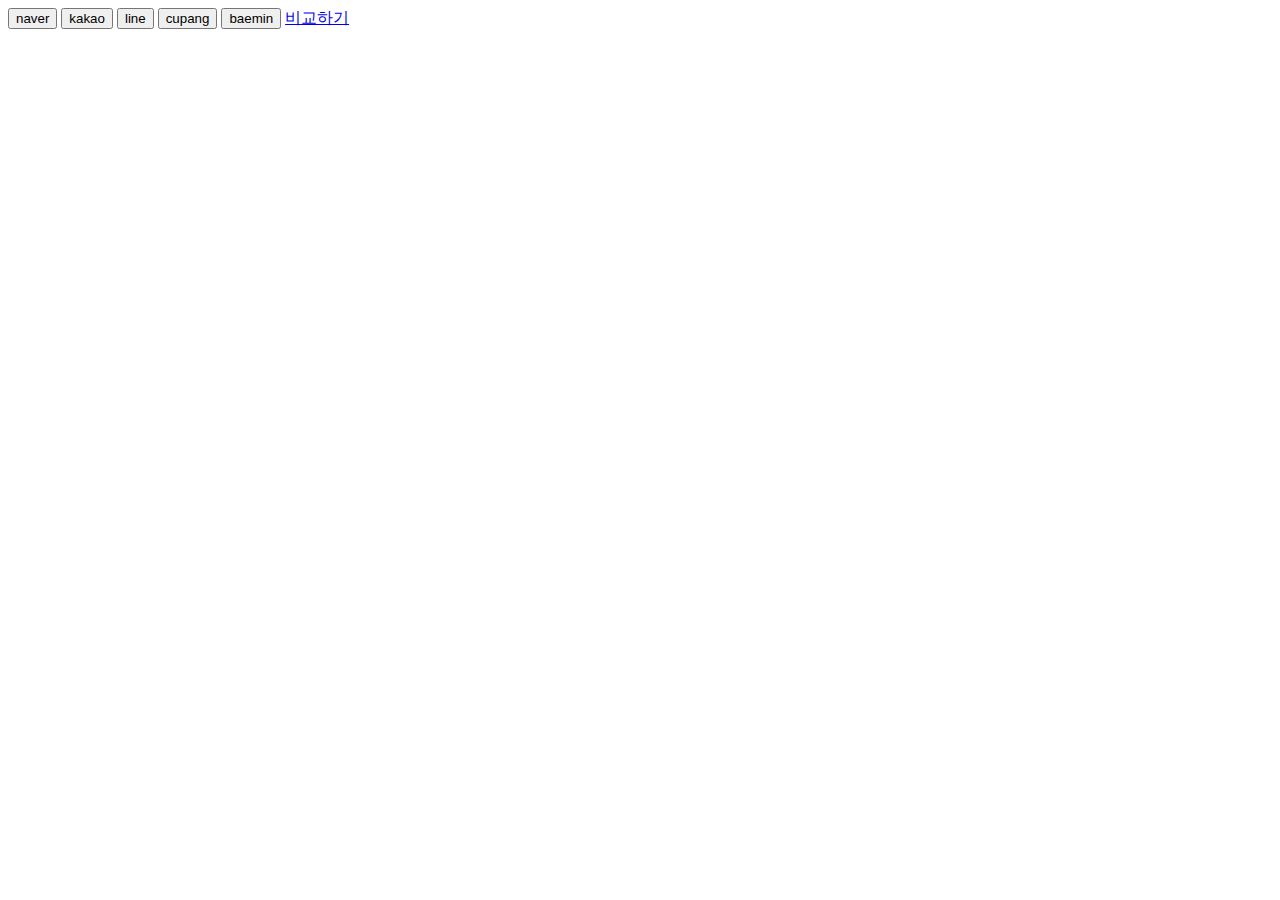
<file: WebProject/WebContent/compare_test.html>
<!DOCTYPE html>
<html>
<head>
<meta charset="utf-8">
<title>Insert title here</title>
<script src="https://ajax.googleapis.com/ajax/libs/jquery/3.6.0/jquery.min.js"></script>

<script>
	$(function(){	
		
		$('input[name=recruit]').each(function(index) {
			if(localStorage.getItem('compareStorage') != null){
				var output = localStorage.getItem('compareStorage');
				var arr = JSON.parse(output);
				
				if(arr.indexOf($(this).val()) != -1){
					$(this).prop("checked",true);
				}
			}
		});
		
		$('button[name=recruitBtn]').click(function () {
			//로컬 스토리지에 저장 setItem()		
			
			var arr = []
			if(localStorage.getItem('compareStorage') != null){
				var output = localStorage.getItem('compareStorage');
				arr = JSON.parse(output);
			}
			
			if(arr.length >= 3){
				alert("비교함이 가득 찼습니다.");
			}else if(arr.indexOf($(this).val()) != -1 ){
				alert("이미 비교함에 존재합니다.");
			}else{
				var id = $(this).val();
				
				$.ajax({
					type: "post",
					url: "CompareServlet",
					data: "id=" + id,
					
					success: function(result) {
						console.log(result);
						
						arr.push(JSON.parse(result));
						
						localStorage.setItem('compareStorage',JSON.stringify(arr));
					}
				});	
			}
				
		});

	});
</script>
</head>
<body>
<button name="recruitBtn" value="1">naver</button>
<button name="recruitBtn" value="2">kakao</button>
<button name="recruitBtn" value="3">line</button>
<button name="recruitBtn" value="4">cupang</button>
<button name="recruitBtn" value="5">baemin</button>
<span>
      <a href="compare.html" class="compareBtn on">비교하기</a>
</span>
</form>
</body>
</html>
</file>
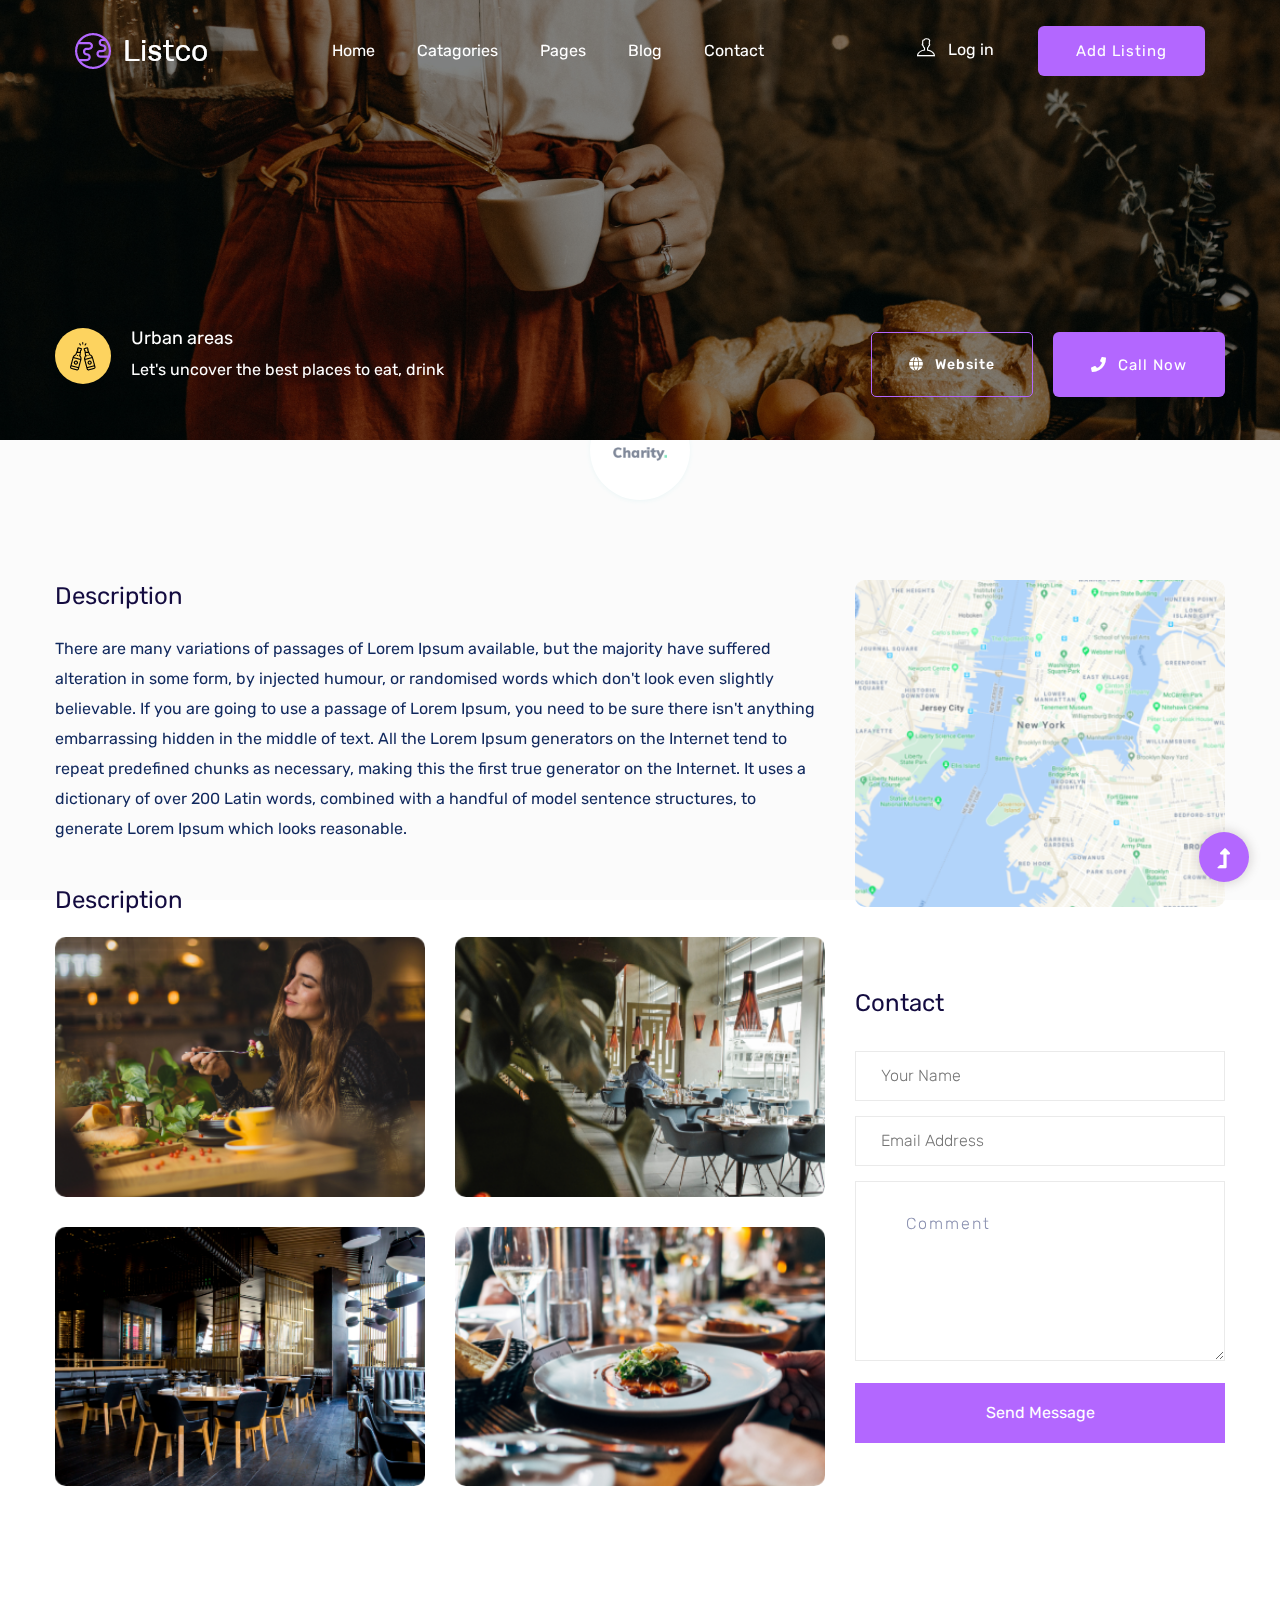
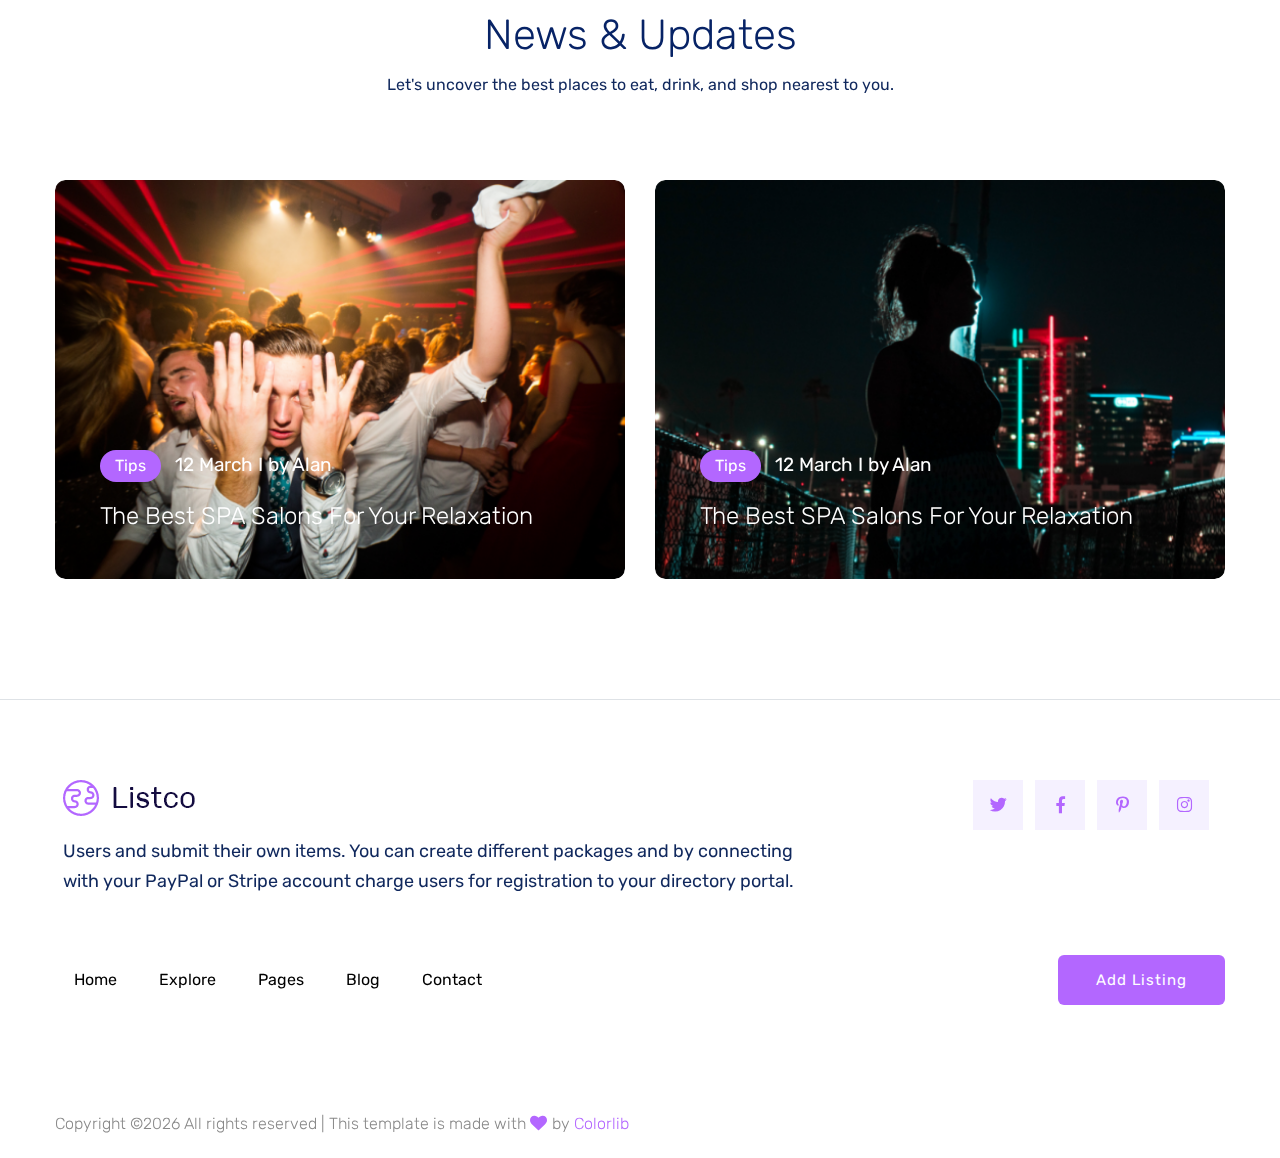
<file: WebProject/WebContent/directory_details.html>
<!doctype html>
<html class="no-js" lang="zxx">
<head>
    <meta charset="utf-8">
    <meta http-equiv="x-ua-compatible" content="ie=edge">
    <title>Nakala</title>
    <meta name="description" content="">
    <meta name="viewport" content="width=device-width, initial-scale=1">
    <link rel="manifest" href="site.webmanifest">
    <link rel="shortcut icon" type="image/x-icon" href="assets/img/favicon.ico">

	<!-- CSS here -->
	<link rel="stylesheet" href="assets/css/bootstrap.min.css">
	<link rel="stylesheet" href="assets/css/owl.carousel.min.css">
	<link rel="stylesheet" href="assets/css/slicknav.css">
    <link rel="stylesheet" href="assets/css/flaticon.css">
    <link rel="stylesheet" href="assets/css/progressbar_barfiller.css">
    <link rel="stylesheet" href="assets/css/gijgo.css">
    <link rel="stylesheet" href="assets/css/animate.min.css">
    <link rel="stylesheet" href="assets/css/animated-headline.css">
	<link rel="stylesheet" href="assets/css/magnific-popup.css">
	<link rel="stylesheet" href="assets/css/fontawesome-all.min.css">
	<link rel="stylesheet" href="assets/css/themify-icons.css">
	<link rel="stylesheet" href="assets/css/slick.css">
	<link rel="stylesheet" href="assets/css/nice-select.css">
	<link rel="stylesheet" href="assets/css/style.css">
</head>
<body>
    <!-- ? Preloader Start -->
    <div id="preloader-active">
        <div class="preloader d-flex align-items-center justify-content-center">
            <div class="preloader-inner position-relative">
                <div class="preloader-circle"></div>
                <div class="preloader-img pere-text">
                    <img src="assets/img/logo/loder.png" alt="">
                </div>
            </div>
        </div>
    </div>
    <!-- Preloader Start -->
    <header>
        <!-- Header Start -->
        <div class="header-area header-transparent">
            <div class="main-header header-sticky">
                <div class="container-fluid">
                    <div class="menu-wrapper d-flex align-items-center justify-content-between">
                        <!-- Logo -->
                        <div class="logo">
                            <a href="index.html"><img src="assets/img/logo/logo.png" alt=""></a>
                        </div>
                        <!-- Main-menu -->
                        <div class="main-menu f-right d-none d-lg-block">
                            <nav>
                                <ul id="navigation">
                                    <li><a href="index.html">Home</a></li>
                                    <li><a href="listing.html">Catagories</a></li> 
                                    <li><a href="#">Pages</a>
                                        <ul class="submenu">
                                            <li><a href="directory_details.html">listing Details</a></li>
                                            <li><a href="listing.html">Catagories</a></li> 
                                        </ul>
                                    </li>
                                    <li><a href="blog.html">Blog</a>
                                        <ul class="submenu">
                                            <li><a href="blog.html">Blog</a></li>
                                            <li><a href="blog_details.html">Blog Details</a></li>
                                            <li><a href="elements.html">Elements</a></li>
                                        </ul>
                                    </li>
                                    <li><a href="contact.html">Contact</a></li>
                                </ul>
                            </nav>
                        </div>          
                        <!-- Header-btn -->
                        <div class="header-btns d-none d-lg-block f-right">
                            <a href="#" class="mr-40"><i class="ti-user"></i> Log in</a>
                            <a href="#" class="btn">Add Listing</a>
                        </div>
                        <!-- Mobile Menu -->
                        <div class="col-12">
                            <div class="mobile_menu d-block d-lg-none"></div>
                        </div>
                    </div>
                </div>
            </div>
        </div>
        <!-- Header End -->
    </header>
    <main>
    <!--? Hero Area Start-->
    <div class="slider-area hero-bg3 hero-overly">
        <div class="single-slider   slider-height2 d-flex align-items-end">
            <div class="container">
                <div class="directory-details-head">
                    <section class="wantToWork-area">
                        <div class="wants-wrapper w-padding3">
                            <div class="row align-items-center justify-content-between">
                                <div class="col-xl-8">
                                  <div class="details-cap d-flex">
                                    <div class="icon">
                                        <img src="assets/img/gallery/categori_icon1.png" alt=""> 
                                    </div>
                                    <div class="properties__caption">
                                        <h3><a href="#">Urban areas</a></h3>
                                        <p>Let's uncover the best places to eat, drink</p>
                                    </div>
                                  </div>
                                </div>
                                <div class="col-xl-4">
                                    <div class="double-btn f-right  d-flex flex-wrap">
                                        <a href="#" class="border-btn w-btn wantToWork-btn mr-20"><i class="fas fa-globe"></i>Website</a>
                                        <a href="#" class="btn w-btn wantToWork-btn"><i class="fas fa-phone"></i>Call Now</a>
                                    </div>
                                </div>
                            </div>
                        </div>
                    </section>
                </div>
            </div>
        </div>
    </div>
   <!-- Directory Details start -->
    <div class="directory-details pt-padding">
        <div class="container">
            <div class="row">
                <div class="col-lg-8">
                    <div class="small-tittle mb-20">
                        <h2>Description</h2>
                    </div>
                    <div class="directory-cap mb-40">
                        <p>There are many variations of passages of Lorem Ipsum available, but the majority have suffered alteration in some form, by injected humour, or randomised words which don't look even slightly believable. If you are going to use a passage of Lorem Ipsum, you need to be sure there isn't anything embarrassing hidden in the middle of text. All the Lorem Ipsum generators on the Internet tend to repeat predefined chunks as necessary, making this the first true generator on the Internet. It uses a dictionary of over 200 Latin words, combined with a handful of model sentence structures, to generate Lorem Ipsum which looks reasonable.</p>
                    </div>
                    <div class="small-tittle mb-20">
                        <h2>Description</h2>
                    </div>
                    <div class="gallery-img">
                        <div class="row">
                            <div class="col-lg-6">
                                <img src="assets/img/gallery/gallery1.png" class="mb-30" alt="">
                            </div>
                            <div class="col-lg-6">
                                <img src="assets/img/gallery/gallery2.png" class="mb-30" alt="">
                            </div>
                            <div class="col-lg-6">
                                <img src="assets/img/gallery/gallery3.png"  class="mb-30"alt="">
                            </div>
                            <div class="col-lg-6">
                                <img src="assets/img/gallery/gallery4.png"  class="mb-30"alt="">
                            </div>
                        </div>
                    </div>
                </div>
                <div class="col-lg-4">
                    <div class="map">
                        <img src="assets/img/gallery/map.png" alt="">
                    </div>
                    <div class="form-wrapper pt-80">
                        <div class="row ">
                            <div class="col-xl-12">
                                <div class="small-tittle mb-30">
                                    <h2>Contact</h2>
                                </div>
                            </div>
                        </div>
                        <form id="contact-form" action="#" method="POST">
                            <div class="row">
                                <div class="col-lg-12">
                                    <div class="form-box user-icon mb-15">
                                        <input type="text" name="name" placeholder="Your name">
                                    </div>
                                </div>
                                <div class="col-lg-12">
                                    <div class="form-box email-icon mb-15">
                                        <input type="text" name="email" placeholder="Email address">
                                    </div>
                                </div>
                                <div class="col-lg-12">
                                    <div class="form-box message-icon mb-15">
                                        <textarea name="message" id="message" placeholder="Comment"></textarea>
                                    </div>
                                    <div class="submit-info">
                                        <button class="submit-btn2" type="submit">Send Message</button>
                                    </div>
                                </div>
                            </div>
                        </form> 
                    </div>
                </div>
            </div>
        </div>
    </div>
   <!-- Directory Details End -->
    <!--? Popular Locations Start 01-->
    <div class="popular-location border-bottom section-padding40">
        <div class="container">
            <div class="row">
                <div class="col-lg-12">
                    <!-- Section Tittle -->
                    <div class="section-tittle text-center mb-80">
                        <h2>News & Updates</h2>
                        <p>Let's uncover the best places to eat, drink, and shop nearest to you.</p>
                    </div>
                </div>
            </div>
            <div class="row">
                <div class="col-lg-6 col-md-6 col-sm-12">
                    <div class="single-location mb-30">
                        <div class="location-img">
                            <img src="assets/img/gallery/home-blog1.png" alt="">
                        </div>
                        <div class="location-details">
                            <a href="#" class="location-btn">Tips</a>
                            <ul>
                                <li>12 March   I   by Alan</li>
                            </ul>
                            <p><a href="blog_details.html">The Best SPA Salons For Your Relaxation</a></p>
                        </div>
                    </div>
                </div>
                <div class="col-lg-6 col-md-6 col-sm-12">
                    <div class="single-location mb-30">
                        <div class="location-img">
                            <img src="assets/img/gallery/home-blog2.png" alt="">
                        </div>
                        <div class="location-details">
                            <a href="#" class="location-btn">Tips</a>
                            <ul>
                                <li>12 March   I   by Alan</li>
                            </ul>
                            <p><a href="blog_details.html">The Best SPA Salons For Your Relaxation</a></p>
                        </div>
                    </div>
                </div>
            </div>
        </div>
    </div>
    <!-- Popular Locations End -->
    <!--? Want To work 02-->
    <section class="wantToWork-area">
        <div class="container">
            <div class="wants-wrapper w-padding2">
                <div class="row justify-content-between">
                    <div class="col-xl-8 col-lg-8 col-md-7">
                        <div class="wantToWork-caption wantToWork-caption2">
                            <img src="assets/img/logo/logo2_footer.png" alt="" class="mb-20">
                            <p>Users and submit their own items. You can create different packages and by connecting with your
                                PayPal or Stripe account charge users for registration to your directory portal.</p>
                        </div>
                    </div>
                    <div class="col-xl-4 col-lg-4 col-md-5">
                        <div class="footer-social f-right sm-left">
                            <a href="#"><i class="fab fa-twitter"></i></a>
                            <a href="https://bit.ly/sai4ull"><i class="fab fa-facebook-f"></i></a>
                            <a href="#"><i class="fab fa-pinterest-p"></i></a>
                            <a href="#"><i class="fab fa-instagram"></i></a>
                        </div>
                    </div>
                </div>
            </div>
        </div>
    </section>
    <!-- Want To work End -->
    <!--? Want To work 01-->
    <section class="wantToWork-area">
        <div class="container">
            <div class="wants-wrapper">
                <div class="row align-items-center justify-content-between">
                    <div class="col-xl-7 col-lg-9 col-md-8">
                        <div class="wantToWork-caption wantToWork-caption2">
                            <div class="main-menu2">
                                <nav>
                                    <ul>
                                        <li><a href="index.html">Home</a></li>
                                        <li><a href="explore.html">Explore</a></li> 
                                        <li><a href="pages.html">Pages</a></li>
                                        <li><a href="blog.html">Blog</a></li>
                                        <li><a href="contact.html">Contact</a></li>
                                    </ul>
                                </nav>
                            </div>
                        </div>
                    </div>
                    <div class="col-xl-2 col-lg-3 col-md-4">
                        <a href="#" class="btn f-right sm-left">Add Listing</a>
                    </div>
                </div>
            </div>
        </div>
    </section>
    <!-- Want To work End -->
    </main>
    <footer>
        <div class="footer-wrapper pt-30">
            <!-- footer-bottom -->
            <div class="footer-bottom-area">
                <div class="container">
                    <div class="footer-border">
                        <div class="row d-flex justify-content-between align-items-center">
                            <div class="col-xl-10 col-lg-9 ">
                                <div class="footer-copy-right">
                                    <p><!-- Link back to Colorlib can't be removed. Template is licensed under CC BY 3.0. -->
  Copyright &copy;<script>document.write(new Date().getFullYear());</script> All rights reserved | This template is made with <i class="fa fa-heart" aria-hidden="true"></i> by <a href="https://colorlib.com" target="_blank">Colorlib</a>
  <!-- Link back to Colorlib can't be removed. Template is licensed under CC BY 3.0. --></p>
                                </div>
                            </div>
                        </div>
                    </div>
                </div>
            </div>
        </div>
    </footer>

    <!-- Scroll Up -->
    <div id="back-top" >
        <a title="Go to Top" href="#"> <i class="fas fa-level-up-alt"></i></a>
    </div>
    <!-- JS here -->

    <script src="./assets/js/vendor/modernizr-3.5.0.min.js"></script>
    <!-- Jquery, Popper, Bootstrap -->
    <script src="./assets/js/vendor/jquery-1.12.4.min.js"></script>
    <script src="./assets/js/popper.min.js"></script>
    <script src="./assets/js/bootstrap.min.js"></script>
    <!-- Jquery Mobile Menu -->
    <script src="./assets/js/jquery.slicknav.min.js"></script>

    <!-- Jquery Slick , Owl-Carousel Plugins -->
    <script src="./assets/js/owl.carousel.min.js"></script>
    <script src="./assets/js/slick.min.js"></script>
    <!-- One Page, Animated-HeadLin -->
    <script src="./assets/js/wow.min.js"></script>
    <script src="./assets/js/animated.headline.js"></script>
    <script src="./assets/js/jquery.magnific-popup.js"></script>

    <!-- Date Picker -->
    <script src="./assets/js/gijgo.min.js"></script>
    <!-- Nice-select, sticky -->
    <script src="./assets/js/jquery.nice-select.min.js"></script>
    <script src="./assets/js/jquery.sticky.js"></script>
    <!-- Progress -->
    <script src="./assets/js/jquery.barfiller.js"></script>
    
    <!-- counter , waypoint,Hover Direction -->
    <script src="./assets/js/jquery.counterup.min.js"></script>
    <script src="./assets/js/waypoints.min.js"></script>
    <script src="./assets/js/jquery.countdown.min.js"></script>
    <script src="./assets/js/hover-direction-snake.min.js"></script>

    <!-- contact js -->
    <script src="./assets/js/contact.js"></script>
    <script src="./assets/js/jquery.form.js"></script>
    <script src="./assets/js/jquery.validate.min.js"></script>
    <script src="./assets/js/mail-script.js"></script>
    <script src="./assets/js/jquery.ajaxchimp.min.js"></script>
    
    <!-- Jquery Plugins, main Jquery -->	
    <script src="./assets/js/plugins.js"></script>
    <script src="./assets/js/main.js"></script>

    
    </body>
</html>
</file>
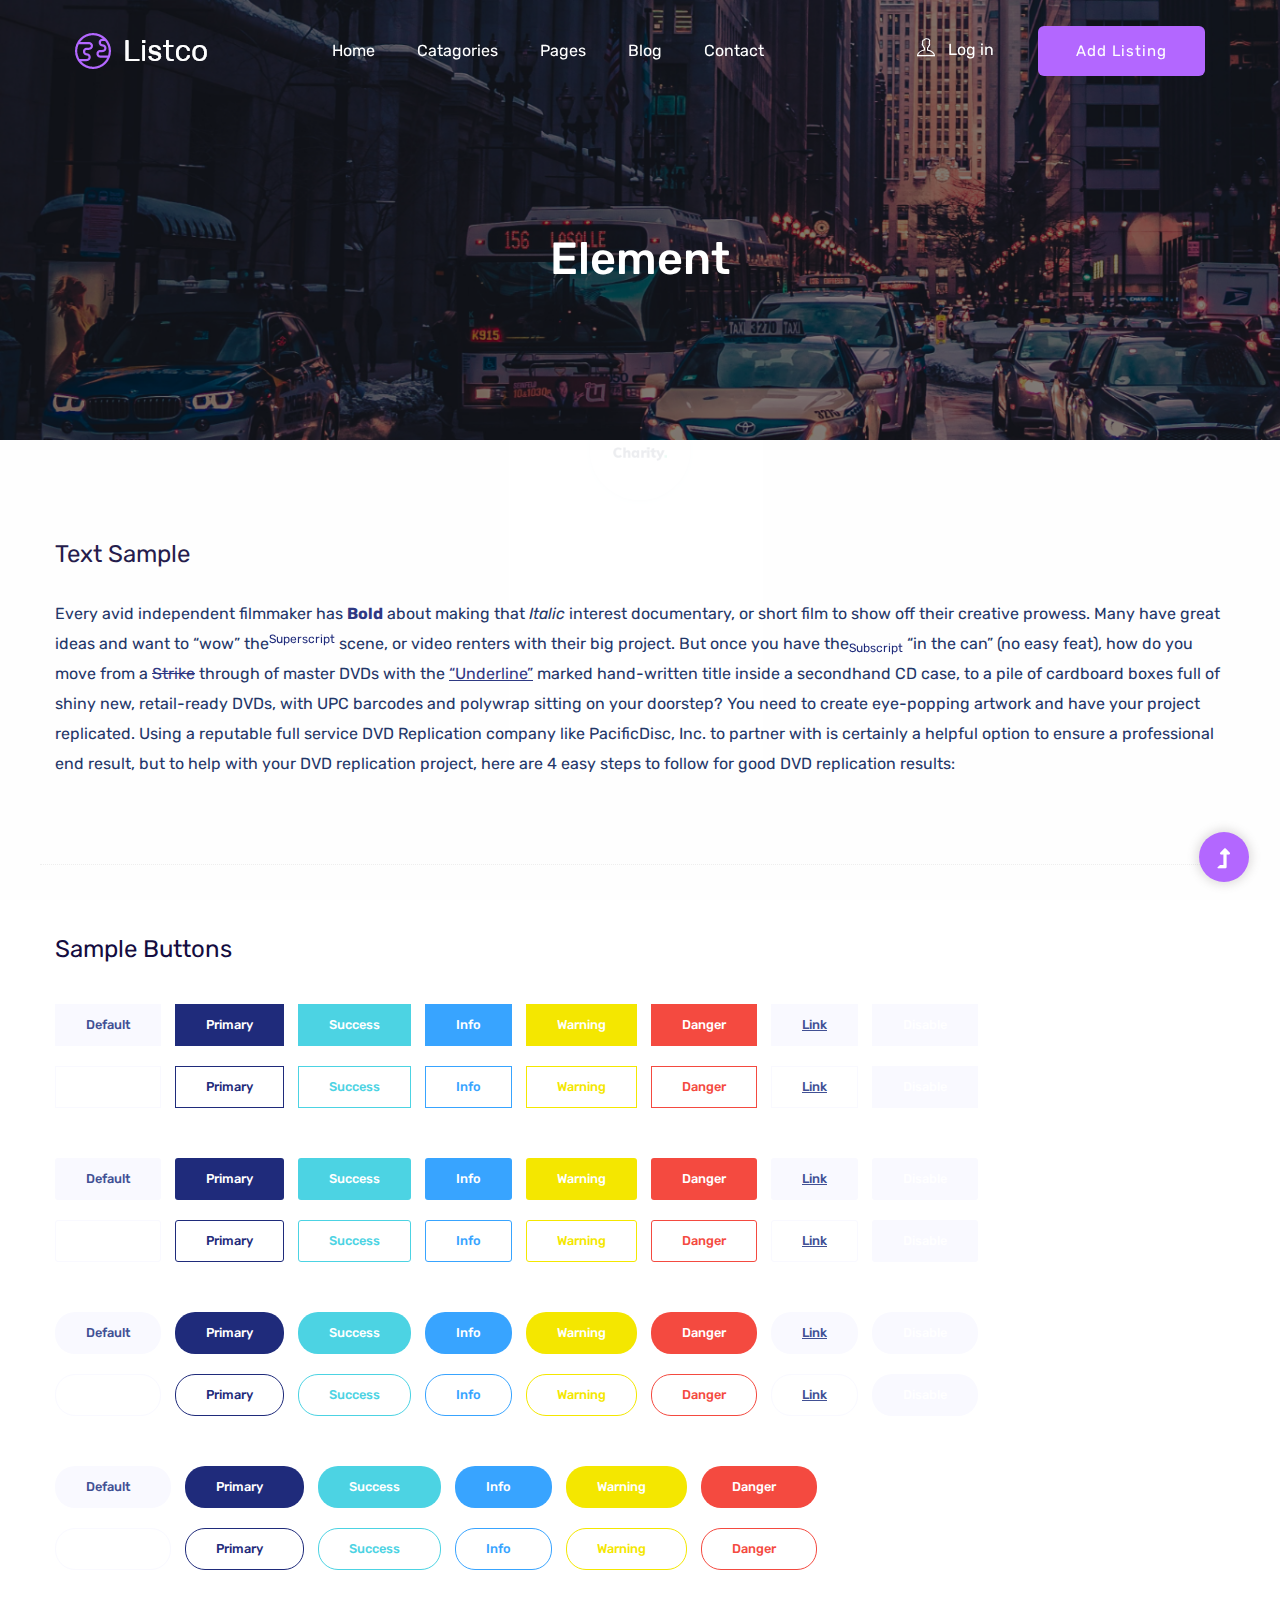
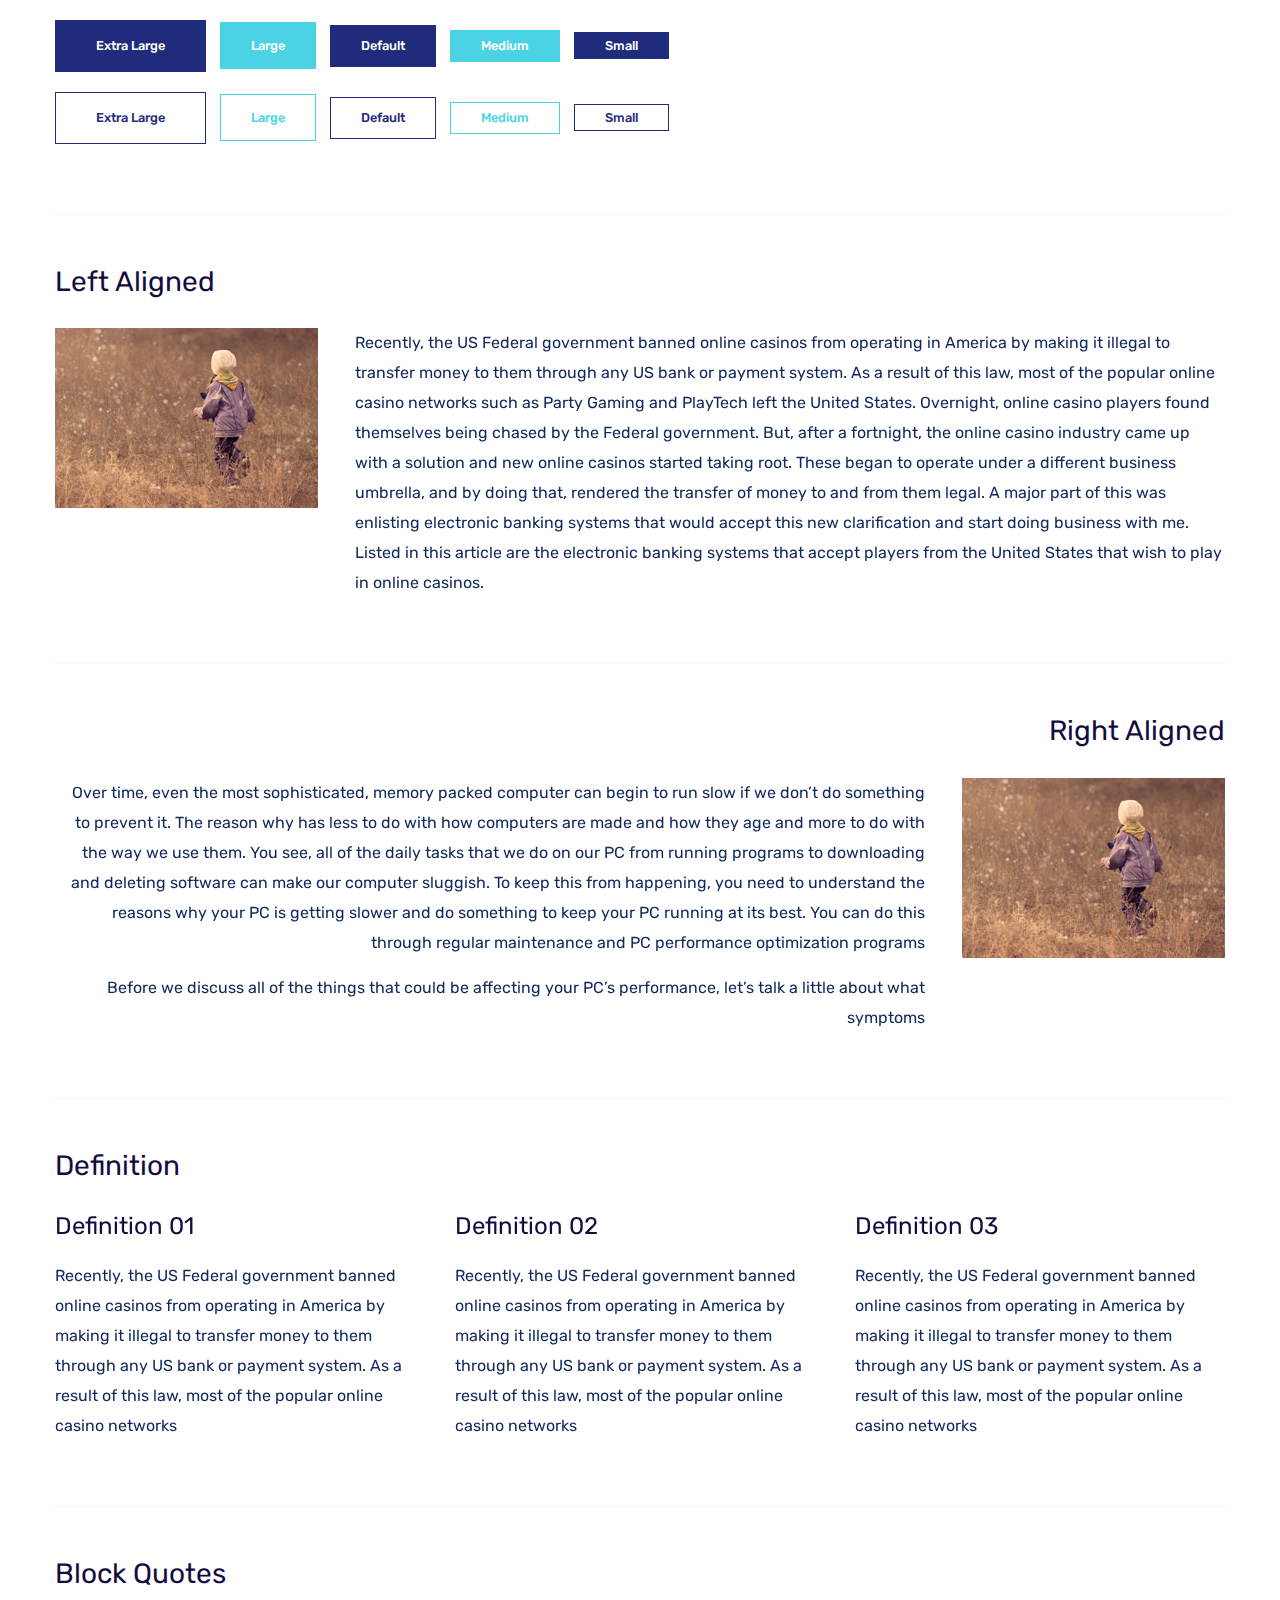
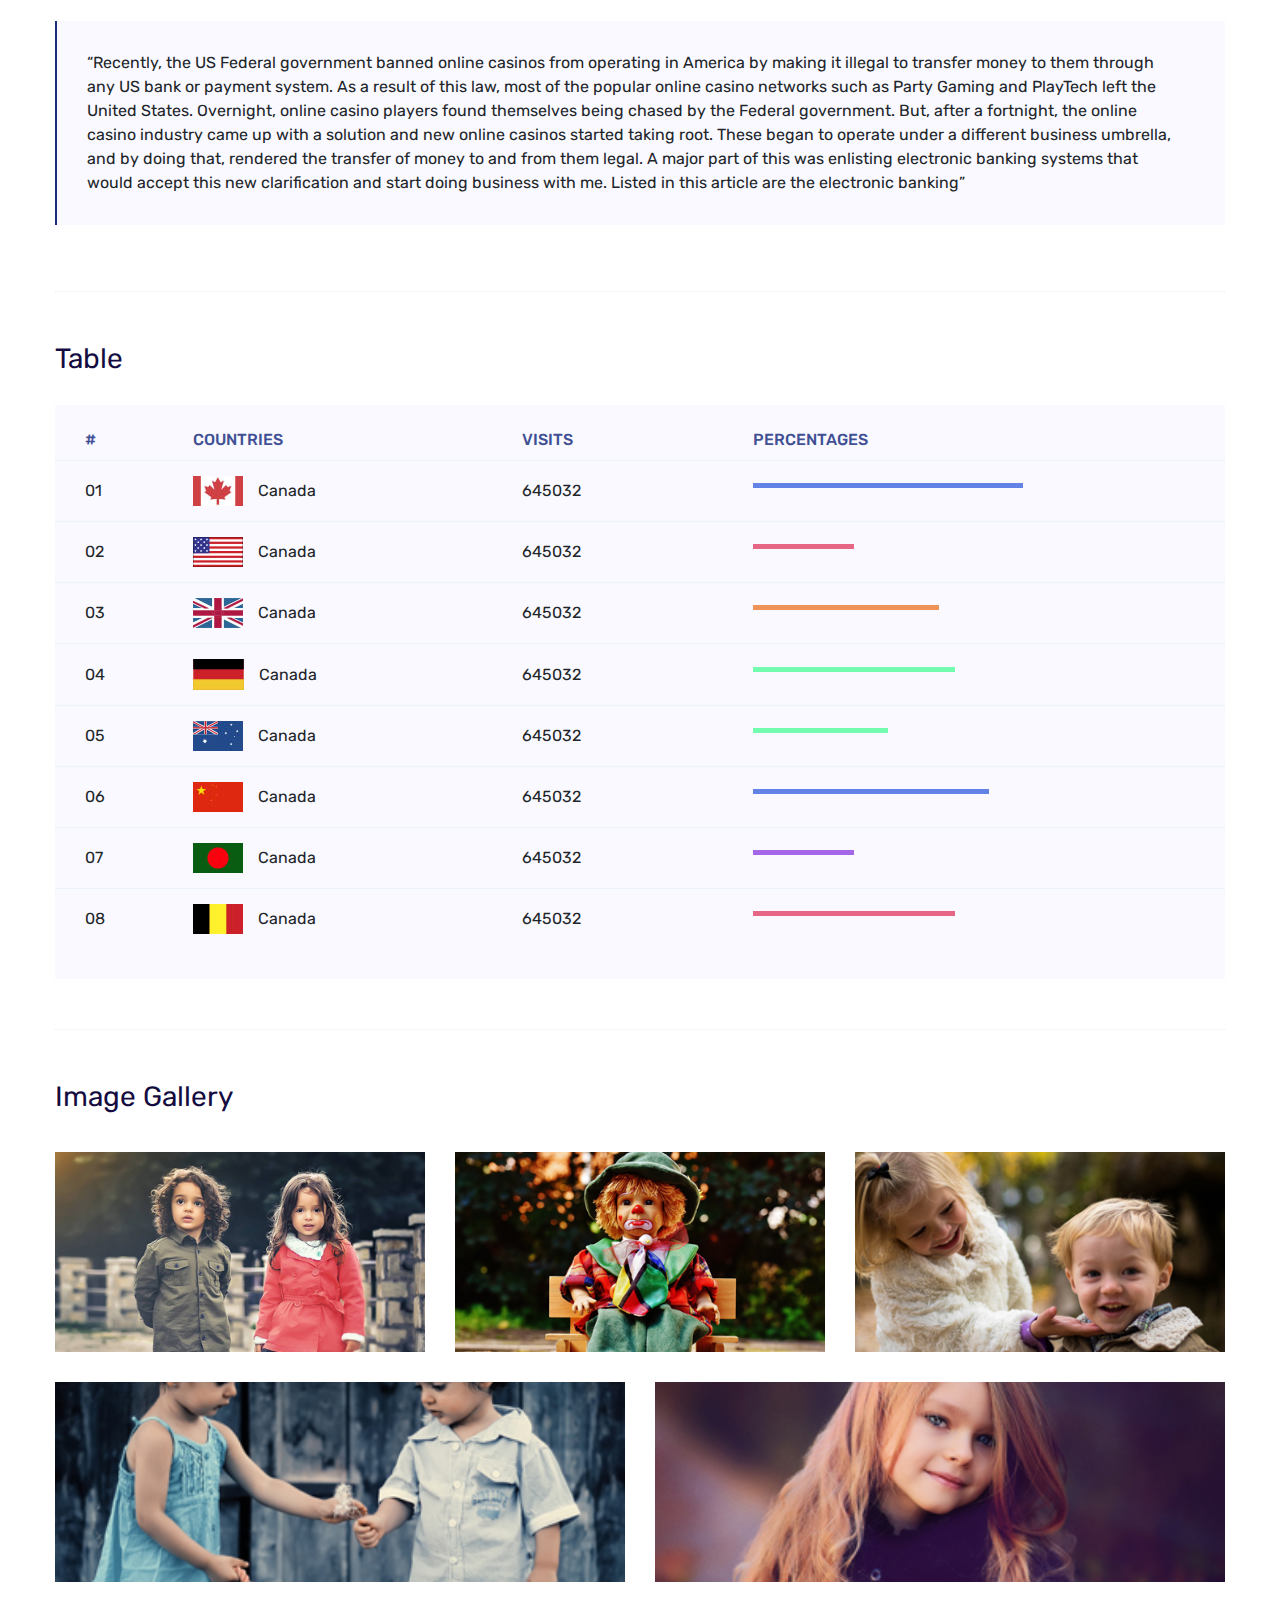
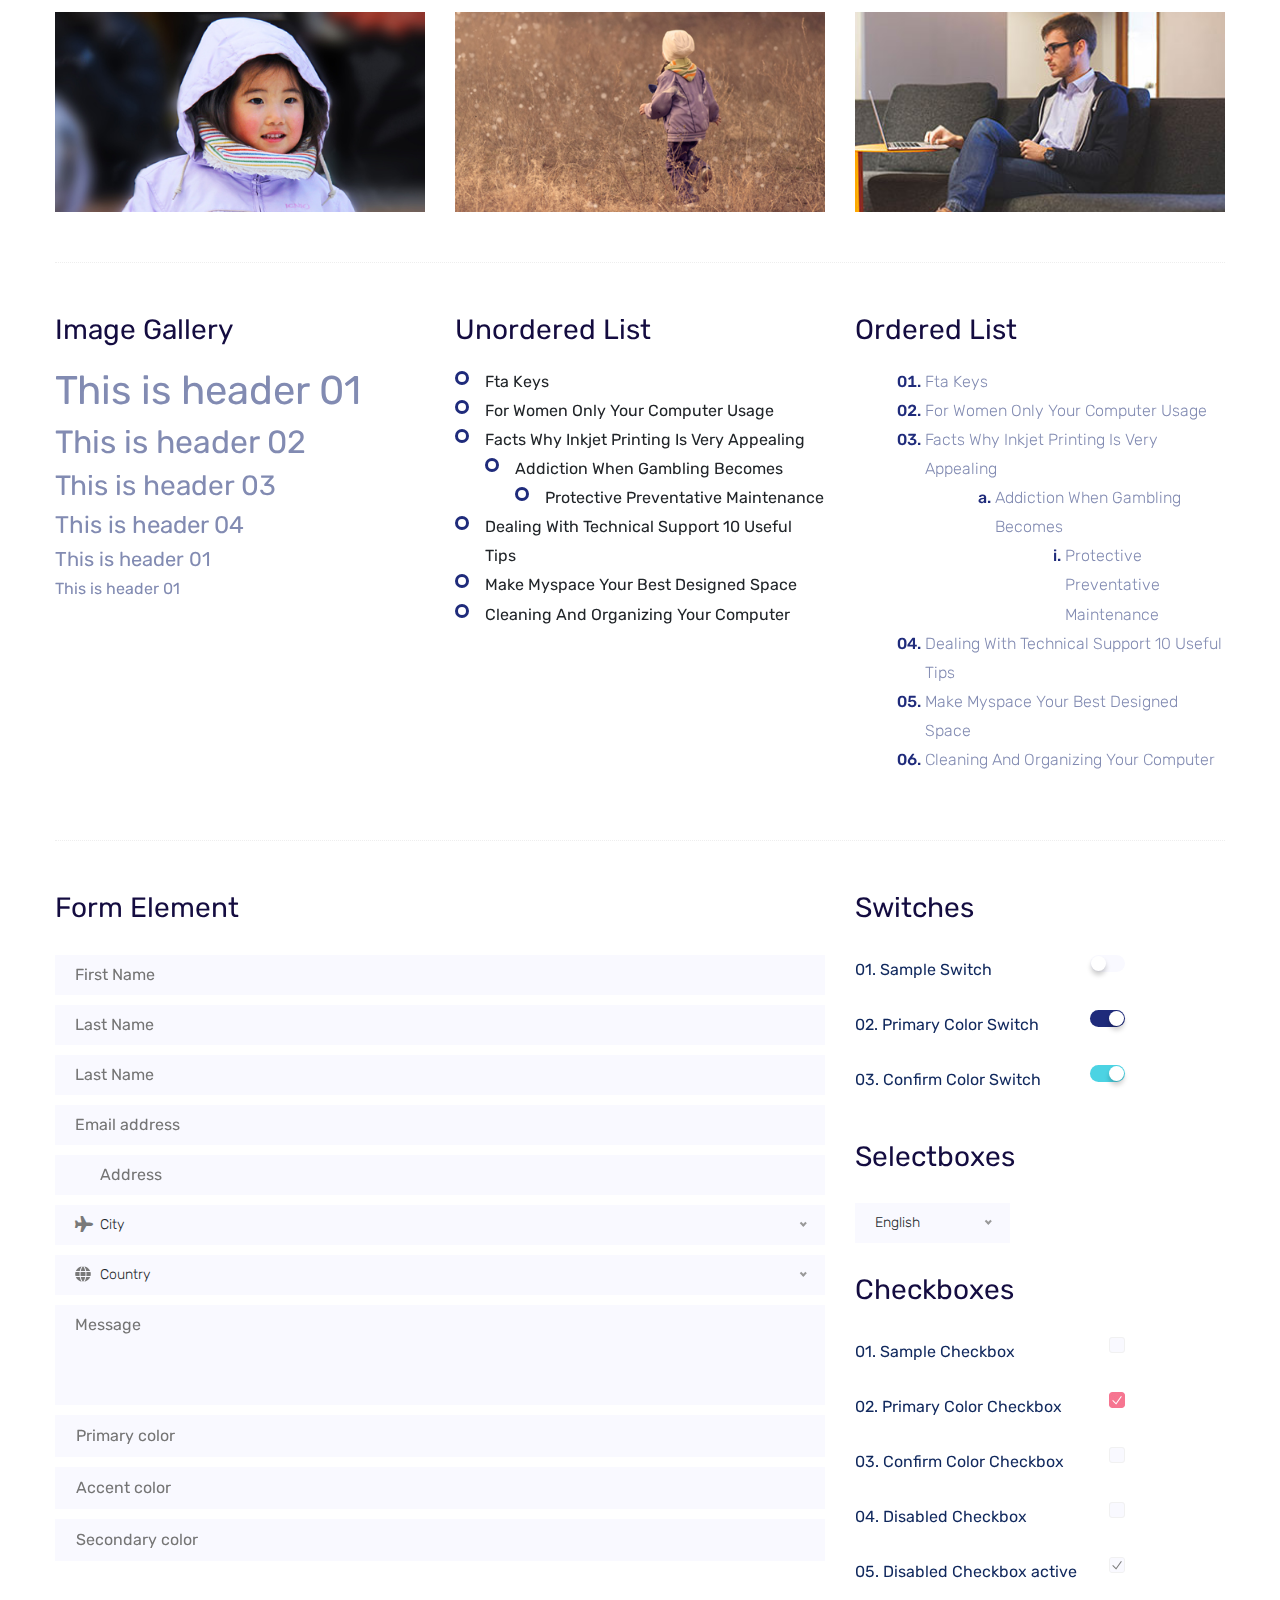
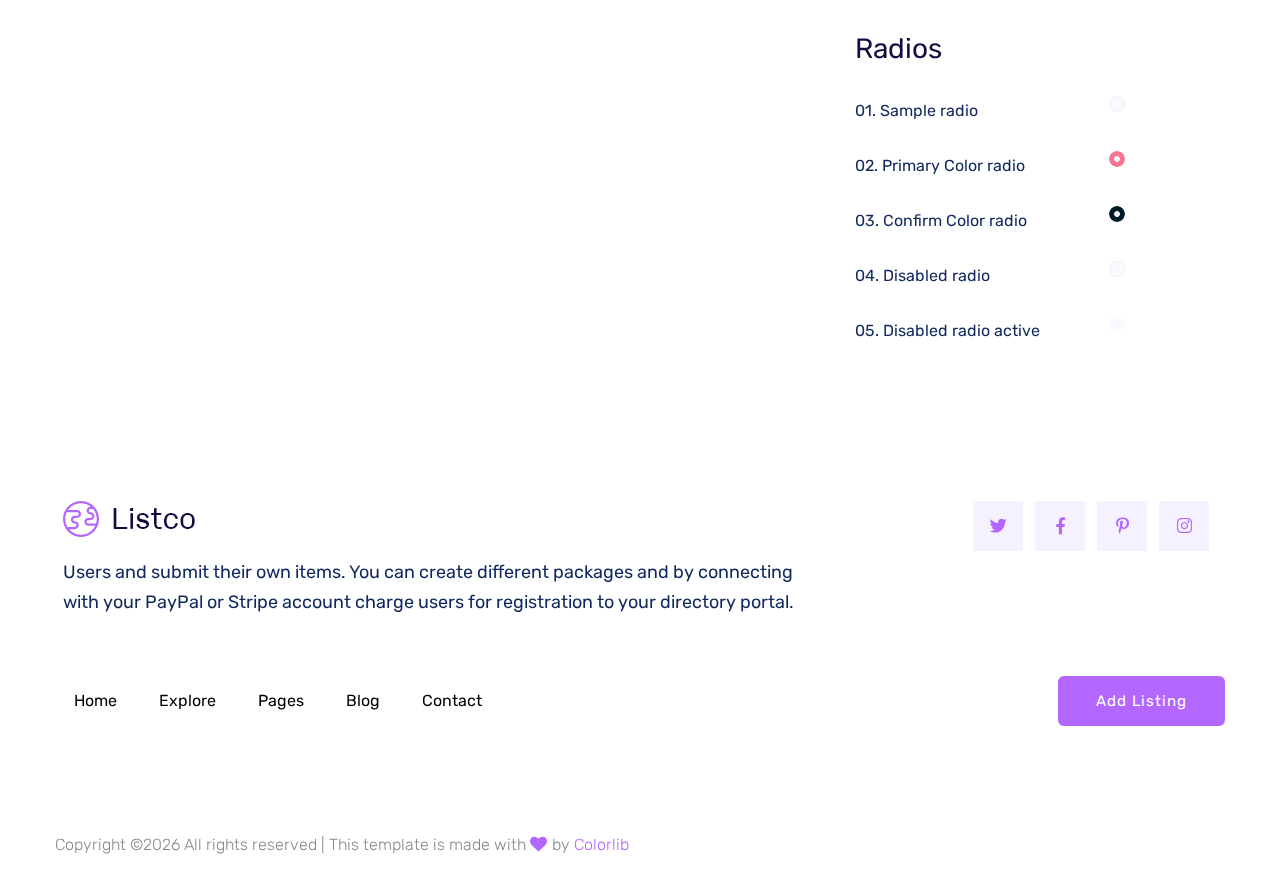
<file: WebProject/WebContent/elements.html>
<!doctype html>
<html class="no-js" lang="zxx">
<head>
	<meta charset="utf-8">
	<meta http-equiv="x-ua-compatible" content="ie=edge">
	<title>DirectoryListing</title>
	<meta name="description" content="">
	<meta name="viewport" content="width=device-width, initial-scale=1">
	<link rel="shortcut icon" type="image/x-icon" href="assets/img/favicon.ico">

 	<!-- CSS here -->
	<link rel="stylesheet" href="assets/css/bootstrap.min.css">
	<link rel="stylesheet" href="assets/css/owl.carousel.min.css">
	<link rel="stylesheet" href="assets/css/slicknav.css">
	<link rel="stylesheet" href="assets/css/animate.min.css">
	<link rel="stylesheet" href="assets/css/hamburgers.min.css">
	<link rel="stylesheet" href="assets/css/magnific-popup.css">
	<link rel="stylesheet" href="assets/css/fontawesome-all.min.css">
	<link rel="stylesheet" href="assets/css/themify-icons.css">
	<link rel="stylesheet" href="assets/css/slick.css">
	<link rel="stylesheet" href="assets/css/nice-select.css">
	<link rel="stylesheet" href="assets/css/style.css">
</head>
<body>
    <!--? Preloader Start -->
    <div id="preloader-active">
        <div class="preloader d-flex align-items-center justify-content-center">
            <div class="preloader-inner position-relative">
                <div class="preloader-circle"></div>
                <div class="preloader-img pere-text">
                    <img src="assets/img/logo/loder.png" alt="">
                </div>
            </div>
        </div>
    </div>
    <!-- Preloader Start -->
    <header>
        <!-- Header Start -->
        <div class="header-area header-transparent">
            <div class="main-header header-sticky">
                <div class="container-fluid">
                    <div class="menu-wrapper d-flex align-items-center justify-content-between">
                        <!-- Logo -->
                        <div class="logo">
                            <a href="index.html"><img src="assets/img/logo/logo.png" alt=""></a>
                        </div>
                        <!-- Main-menu -->
                        <div class="main-menu f-right d-none d-lg-block">
                            <nav>
                                <ul id="navigation">
                                    <li><a href="index.html">Home</a></li>
                                    <li><a href="listing.html">Catagories</a></li> 
                                    <li><a href="#">Pages</a>
                                        <ul class="submenu">
                                            <li><a href="directory_details.html">listing Details</a></li>
                                            <li><a href="listing.html">Catagories</a></li> 
                                        </ul>
                                    </li>
                                    <li><a href="blog.html">Blog</a>
                                        <ul class="submenu">
                                            <li><a href="blog.html">Blog</a></li>
                                            <li><a href="blog_details.html">Blog Details</a></li>
                                            <li><a href="elements.html">Elements</a></li>
                                        </ul>
                                    </li>
                                    <li><a href="contact.html">Contact</a></li>
                                </ul>
                            </nav>
                        </div>          
                        <!-- Header-btn -->
                        <div class="header-btns d-none d-lg-block f-right">
                            <a href="#" class="mr-40"><i class="ti-user"></i> Log in</a>
                            <a href="#" class="btn">Add Listing</a>
                        </div>
                        <!-- Mobile Menu -->
                        <div class="col-12">
                            <div class="mobile_menu d-block d-lg-none"></div>
                        </div>
                    </div>
                </div>
            </div>
        </div>
        <!-- Header End -->
     </header>
    <main>
        <!--? Hero Start -->
        <div class="slider-area2">
            <div class="slider-height3  hero-overly hero-bg4 d-flex align-items-center">
                <div class="container">
                    <div class="row">
                        <div class="col-xl-12">
                            <div class="hero-cap2 pt-20 text-center">
                                <h2>Element</h2>
                            </div>
                        </div>
                    </div>
                </div>
            </div>
        </div>
		<!--? Start Sample Area -->
		<section class="sample-text-area">
			<div class="container box_1170">
				<h3 class="text-heading">Text Sample</h3>
				<p class="sample-text">
					Every avid independent filmmaker has <b>Bold</b> about making that <i>Italic</i> interest documentary,
					or short
					film to show off their creative prowess. Many have great ideas and want to “wow”
					the<sup>Superscript</sup> scene,
					or video renters with their big project. But once you have the<sub>Subscript</sub> “in the can” (no easy
					feat), how
					do you move from a <del>Strike</del> through of master DVDs with the <u>“Underline”</u> marked
					hand-written title
					inside a secondhand CD case, to a pile of cardboard boxes full of shiny new, retail-ready DVDs, with UPC
					barcodes
					and polywrap sitting on your doorstep? You need to create eye-popping artwork and have your project
					replicated.
					Using a reputable full service DVD Replication company like PacificDisc, Inc. to partner with is
					certainly a
					helpful option to ensure a professional end result, but to help with your DVD replication project, here
					are 4 easy
					steps to follow for good DVD replication results:
	
				</p>
			</div>
		</section>
		<!-- End Sample Area -->
		<!--? Start Button -->
		<section class="button-area">
			<div class="container box_1170 border-top-generic">
				<h3 class="text-heading">Sample Buttons</h3>
				<div class="button-group-area">
					<a href="#" class="genric-btn default">Default</a>
					<a href="#" class="genric-btn primary">Primary</a>
					<a href="#" class="genric-btn success">Success</a>
					<a href="#" class="genric-btn info">Info</a>
					<a href="#" class="genric-btn warning">Warning</a>
					<a href="#" class="genric-btn danger">Danger</a>
					<a href="#" class="genric-btn link">Link</a>
					<a href="#" class="genric-btn disable">Disable</a>
				</div>
				<div class="button-group-area mt-10">
					<a href="#" class="genric-btn default-border">Default</a>
					<a href="#" class="genric-btn primary-border">Primary</a>
					<a href="#" class="genric-btn success-border">Success</a>
					<a href="#" class="genric-btn info-border">Info</a>
					<a href="#" class="genric-btn warning-border">Warning</a>
					<a href="#" class="genric-btn danger-border">Danger</a>
					<a href="#" class="genric-btn link-border">Link</a>
					<a href="#" class="genric-btn disable">Disable</a>
				</div>
				<div class="button-group-area mt-40">
					<a href="#" class="genric-btn default radius">Default</a>
					<a href="#" class="genric-btn primary radius">Primary</a>
					<a href="#" class="genric-btn success radius">Success</a>
					<a href="#" class="genric-btn info radius">Info</a>
					<a href="#" class="genric-btn warning radius">Warning</a>
					<a href="#" class="genric-btn danger radius">Danger</a>
					<a href="#" class="genric-btn link radius">Link</a>
					<a href="#" class="genric-btn disable radius">Disable</a>
				</div>
				<div class="button-group-area mt-10">
					<a href="#" class="genric-btn default-border radius">Default</a>
					<a href="#" class="genric-btn primary-border radius">Primary</a>
					<a href="#" class="genric-btn success-border radius">Success</a>
					<a href="#" class="genric-btn info-border radius">Info</a>
					<a href="#" class="genric-btn warning-border radius">Warning</a>
					<a href="#" class="genric-btn danger-border radius">Danger</a>
					<a href="#" class="genric-btn link-border radius">Link</a>
					<a href="#" class="genric-btn disable radius">Disable</a>
				</div>
				<div class="button-group-area mt-40">
					<a href="#" class="genric-btn default circle">Default</a>
					<a href="#" class="genric-btn primary circle">Primary</a>
					<a href="#" class="genric-btn success circle">Success</a>
					<a href="#" class="genric-btn info circle">Info</a>
					<a href="#" class="genric-btn warning circle">Warning</a>
					<a href="#" class="genric-btn danger circle">Danger</a>
					<a href="#" class="genric-btn link circle">Link</a>
					<a href="#" class="genric-btn disable circle">Disable</a>
				</div>
				<div class="button-group-area mt-10">
					<a href="#" class="genric-btn default-border circle">Default</a>
					<a href="#" class="genric-btn primary-border circle">Primary</a>
					<a href="#" class="genric-btn success-border circle">Success</a>
					<a href="#" class="genric-btn info-border circle">Info</a>
					<a href="#" class="genric-btn warning-border circle">Warning</a>
					<a href="#" class="genric-btn danger-border circle">Danger</a>
					<a href="#" class="genric-btn link-border circle">Link</a>
					<a href="#" class="genric-btn disable circle">Disable</a>
				</div>
				<div class="button-group-area mt-40">
					<a href="#" class="genric-btn default circle arrow">Default<span class="lnr lnr-arrow-right"></span></a>
					<a href="#" class="genric-btn primary circle arrow">Primary<span class="lnr lnr-arrow-right"></span></a>
					<a href="#" class="genric-btn success circle arrow">Success<span class="lnr lnr-arrow-right"></span></a>
					<a href="#" class="genric-btn info circle arrow">Info<span class="lnr lnr-arrow-right"></span></a>
					<a href="#" class="genric-btn warning circle arrow">Warning<span class="lnr lnr-arrow-right"></span></a>
					<a href="#" class="genric-btn danger circle arrow">Danger<span class="lnr lnr-arrow-right"></span></a>
				</div>
				<div class="button-group-area mt-10">
					<a href="#" class="genric-btn default-border circle arrow">Default<span
							class="lnr lnr-arrow-right"></span></a>
					<a href="#" class="genric-btn primary-border circle arrow">Primary<span
							class="lnr lnr-arrow-right"></span></a>
					<a href="#" class="genric-btn success-border circle arrow">Success<span
							class="lnr lnr-arrow-right"></span></a>
					<a href="#" class="genric-btn info-border circle arrow">Info<span
							class="lnr lnr-arrow-right"></span></a>
					<a href="#" class="genric-btn warning-border circle arrow">Warning<span
							class="lnr lnr-arrow-right"></span></a>
					<a href="#" class="genric-btn danger-border circle arrow">Danger<span
							class="lnr lnr-arrow-right"></span></a>
				</div>
				<div class="button-group-area mt-40">
					<a href="#" class="genric-btn primary e-large">Extra Large</a>
					<a href="#" class="genric-btn success large">Large</a>
					<a href="#" class="genric-btn primary">Default</a>
					<a href="#" class="genric-btn success medium">Medium</a>
					<a href="#" class="genric-btn primary small">Small</a>
				</div>
				<div class="button-group-area mt-10">
					<a href="#" class="genric-btn primary-border e-large">Extra Large</a>
					<a href="#" class="genric-btn success-border large">Large</a>
					<a href="#" class="genric-btn primary-border">Default</a>
					<a href="#" class="genric-btn success-border medium">Medium</a>
					<a href="#" class="genric-btn primary-border small">Small</a>
				</div>
			</div>
		</section>
		<!-- End Button -->
		<!--? Start Align Area -->
		<div class="whole-wrap">
			<div class="container box_1170">
				<div class="section-top-border">
					<h3 class="mb-30">Left Aligned</h3>
					<div class="row">
						<div class="col-md-3">
							<img src="assets/img/elements/d.jpg" alt="" class="img-fluid">
						</div>
						<div class="col-md-9 mt-sm-20">
							<p>Recently, the US Federal government banned online casinos from operating in America by making
								it illegal to
								transfer money to them through any US bank or payment system. As a result of this law, most
								of the popular
								online casino networks such as Party Gaming and PlayTech left the United States. Overnight,
								online casino
								players found themselves being chased by the Federal government. But, after a fortnight, the
								online casino
								industry came up with a solution and new online casinos started taking root. These began to
								operate under a
								different business umbrella, and by doing that, rendered the transfer of money to and from
								them legal. A major
								part of this was enlisting electronic banking systems that would accept this new
								clarification and start doing
								business with me. Listed in this article are the electronic banking systems that accept
								players from the United
								States that wish to play in online casinos.</p>
						</div>
					</div>
				</div>
				<div class="section-top-border text-right">
					<h3 class="mb-30">Right Aligned</h3>
					<div class="row">
						<div class="col-md-9">
							<p class="text-right">Over time, even the most sophisticated, memory packed computer can begin
								to run slow if we
								don’t do something to prevent it. The reason why has less to do with how computers are made
								and how they age and
								more to do with the way we use them. You see, all of the daily tasks that we do on our PC
								from running programs
								to downloading and deleting software can make our computer sluggish. To keep this from
								happening, you need to
								understand the reasons why your PC is getting slower and do something to keep your PC
								running at its best. You
								can do this through regular maintenance and PC performance optimization programs</p>
							<p class="text-right">Before we discuss all of the things that could be affecting your PC’s
								performance, let’s
								talk a little about what symptoms</p>
						</div>
						<div class="col-md-3">
							<img src="assets/img/elements/d.jpg" alt="" class="img-fluid">
						</div>
					</div>
				</div>
				<div class="section-top-border">
					<h3 class="mb-30">Definition</h3>
					<div class="row">
						<div class="col-md-4">
							<div class="single-defination">
								<h4 class="mb-20">Definition 01</h4>
								<p>Recently, the US Federal government banned online casinos from operating in America by
									making it illegal to
									transfer money to them through any US bank or payment system. As a result of this law,
									most of the popular
									online casino networks</p>
							</div>
						</div>
						<div class="col-md-4">
							<div class="single-defination">
								<h4 class="mb-20">Definition 02</h4>
								<p>Recently, the US Federal government banned online casinos from operating in America by
									making it illegal to
									transfer money to them through any US bank or payment system. As a result of this law,
									most of the popular
									online casino networks</p>
							</div>
						</div>
						<div class="col-md-4">
							<div class="single-defination">
								<h4 class="mb-20">Definition 03</h4>
								<p>Recently, the US Federal government banned online casinos from operating in America by
									making it illegal to
									transfer money to them through any US bank or payment system. As a result of this law,
									most of the popular
									online casino networks</p>
							</div>
						</div>
					</div>
				</div>
				<div class="section-top-border">
					<h3 class="mb-30">Block Quotes</h3>
					<div class="row">
						<div class="col-lg-12">
							<blockquote class="generic-blockquote">
								“Recently, the US Federal government banned online casinos from operating in America by
								making it illegal to
								transfer money to them through any US bank or payment system. As a result of this law, most
								of the popular
								online casino networks such as Party Gaming and PlayTech left the United States. Overnight,
								online casino
								players found themselves being chased by the Federal government. But, after a fortnight, the
								online casino
								industry came up with a solution and new online casinos started taking root. These began to
								operate under a
								different business umbrella, and by doing that, rendered the transfer of money to and from
								them legal. A major
								part of this was enlisting electronic banking systems that would accept this new
								clarification and start doing
								business with me. Listed in this article are the electronic banking”
							</blockquote>
						</div>
					</div>
				</div>
				<div class="section-top-border">
					<h3 class="mb-30">Table</h3>
					<div class="progress-table-wrap">
						<div class="progress-table">
							<div class="table-head">
								<div class="serial">#</div>
								<div class="country">Countries</div>
								<div class="visit">Visits</div>
								<div class="percentage">Percentages</div>
							</div>
							<div class="table-row">
								<div class="serial">01</div>
								<div class="country"> <img src="assets/img/elements/f1.jpg" alt="flag">Canada</div>
								<div class="visit">645032</div>
								<div class="percentage">
									<div class="progress">
										<div class="progress-bar color-1" role="progressbar" style="width: 80%"
											aria-valuenow="80" aria-valuemin="0" aria-valuemax="100"></div>
									</div>
								</div>
							</div>
							<div class="table-row">
								<div class="serial">02</div>
								<div class="country"> <img src="assets/img/elements/f2.jpg" alt="flag">Canada</div>
								<div class="visit">645032</div>
								<div class="percentage">
									<div class="progress">
										<div class="progress-bar color-2" role="progressbar" style="width: 30%"
											aria-valuenow="30" aria-valuemin="0" aria-valuemax="100"></div>
									</div>
								</div>
							</div>
							<div class="table-row">
								<div class="serial">03</div>
								<div class="country"> <img src="assets/img/elements/f3.jpg" alt="flag">Canada</div>
								<div class="visit">645032</div>
								<div class="percentage">
									<div class="progress">
										<div class="progress-bar color-3" role="progressbar" style="width: 55%"
											aria-valuenow="55" aria-valuemin="0" aria-valuemax="100"></div>
									</div>
								</div>
							</div>
							<div class="table-row">
								<div class="serial">04</div>
								<div class="country"> <img src="assets/img/elements/f4.jpg" alt="flag">Canada</div>
								<div class="visit">645032</div>
								<div class="percentage">
									<div class="progress">
										<div class="progress-bar color-4" role="progressbar" style="width: 60%"
											aria-valuenow="60" aria-valuemin="0" aria-valuemax="100"></div>
									</div>
								</div>
							</div>
							<div class="table-row">
								<div class="serial">05</div>
								<div class="country"> <img src="assets/img/elements/f5.jpg" alt="flag">Canada</div>
								<div class="visit">645032</div>
								<div class="percentage">
									<div class="progress">
										<div class="progress-bar color-5" role="progressbar" style="width: 40%"
											aria-valuenow="40" aria-valuemin="0" aria-valuemax="100"></div>
									</div>
								</div>
							</div>
							<div class="table-row">
								<div class="serial">06</div>
								<div class="country"> <img src="assets/img/elements/f6.jpg" alt="flag">Canada</div>
								<div class="visit">645032</div>
								<div class="percentage">
									<div class="progress">
										<div class="progress-bar color-6" role="progressbar" style="width: 70%"
											aria-valuenow="70" aria-valuemin="0" aria-valuemax="100"></div>
									</div>
								</div>
							</div>
							<div class="table-row">
								<div class="serial">07</div>
								<div class="country"> <img src="assets/img/elements/f7.jpg" alt="flag">Canada</div>
								<div class="visit">645032</div>
								<div class="percentage">
									<div class="progress">
										<div class="progress-bar color-7" role="progressbar" style="width: 30%"
											aria-valuenow="30" aria-valuemin="0" aria-valuemax="100"></div>
									</div>
								</div>
							</div>
							<div class="table-row">
								<div class="serial">08</div>
								<div class="country"> <img src="assets/img/elements/f8.jpg" alt="flag">Canada</div>
								<div class="visit">645032</div>
								<div class="percentage">
									<div class="progress">
										<div class="progress-bar color-8" role="progressbar" style="width: 60%"
											aria-valuenow="60" aria-valuemin="0" aria-valuemax="100"></div>
									</div>
								</div>
							</div>
						</div>
					</div>
				</div>
				<div class="section-top-border">
					<h3>Image Gallery</h3>
					<div class="row gallery-item">
						<div class="col-md-4">
							<a href="assets/img/elements/g1.jpg" class="img-pop-up">
								<div class="single-gallery-image" style="background: url(assets/img/elements/g1.jpg);"></div>
							</a>
						</div>
						<div class="col-md-4">
							<a href="assets/img/elements/g2.jpg" class="img-pop-up">
								<div class="single-gallery-image" style="background: url(assets/img/elements/g2.jpg);"></div>
							</a>
						</div>
						<div class="col-md-4">
							<a href="assets/img/elements/g3.jpg" class="img-pop-up">
								<div class="single-gallery-image" style="background: url(assets/img/elements/g3.jpg);"></div>
							</a>
						</div>
						<div class="col-md-6">
							<a href="assets/img/elements/g4.jpg" class="img-pop-up">
								<div class="single-gallery-image" style="background: url(assets/img/elements/g4.jpg);"></div>
							</a>
						</div>
						<div class="col-md-6">
							<a href="assets/img/elements/g5.jpg" class="img-pop-up">
								<div class="single-gallery-image" style="background: url(assets/img/elements/g5.jpg);"></div>
							</a>
						</div>
						<div class="col-md-4">
							<a href="assets/img/elements/g6.jpg" class="img-pop-up">
								<div class="single-gallery-image" style="background: url(assets/img/elements/g6.jpg);"></div>
							</a>
						</div>
						<div class="col-md-4">
							<a href="assets/img/elements/g7.jpg" class="img-pop-up">
								<div class="single-gallery-image" style="background: url(assets/img/elements/g7.jpg);"></div>
							</a>
						</div>
						<div class="col-md-4">
							<a href="assets/img/elements/g8.jpg" class="img-pop-up">
								<div class="single-gallery-image" style="background: url(assets/img/elements/g8.jpg);"></div>
							</a>
						</div>
					</div>
				</div>
				<div class="section-top-border">
					<div class="row">
						<div class="col-md-4">
							<h3 class="mb-20">Image Gallery</h3>
							<div class="typography">
								<h1>This is header 01</h1>
								<h2>This is header 02</h2>
								<h3>This is header 03</h3>
								<h4>This is header 04</h4>
								<h5>This is header 01</h5>
								<h6>This is header 01</h6>
							</div>
						</div>
						<div class="col-md-4 mt-sm-30">
							<h3 class="mb-20">Unordered List</h3>
							<div class="">
								<ul class="unordered-list">
									<li>Fta Keys</li>
									<li>For Women Only Your Computer Usage</li>
									<li>Facts Why Inkjet Printing Is Very Appealing
										<ul>
											<li>Addiction When Gambling Becomes
												<ul>
													<li>Protective Preventative Maintenance</li>
												</ul>
											</li>
										</ul>
									</li>
									<li>Dealing With Technical Support 10 Useful Tips</li>
									<li>Make Myspace Your Best Designed Space</li>
									<li>Cleaning And Organizing Your Computer</li>
								</ul>
							</div>
						</div>
						<div class="col-md-4 mt-sm-30">
							<h3 class="mb-20">Ordered List</h3>
							<div class="">
								<ol class="ordered-list">
									<li><span>Fta Keys</span></li>
									<li><span>For Women Only Your Computer Usage</span></li>
									<li><span>Facts Why Inkjet Printing Is Very Appealing</span>
										<ol class="ordered-list-alpha">
											<li><span>Addiction When Gambling Becomes</span>
												<ol class="ordered-list-roman">
													<li><span>Protective Preventative Maintenance</span></li>
												</ol>
											</li>
										</ol>
									</li>
									<li><span>Dealing With Technical Support 10 Useful Tips</span></li>
									<li><span>Make Myspace Your Best Designed Space</span></li>
									<li><span>Cleaning And Organizing Your Computer</span></li>
								</ol>
							</div>
						</div>
					</div>
				</div>
				<div class="section-top-border">
					<div class="row">
						<div class="col-lg-8 col-md-8">
							<h3 class="mb-30">Form Element</h3>
							<form action="#">
								<div class="mt-10">
									<input type="text" name="first_name" placeholder="First Name"
										onfocus="this.placeholder = ''" onblur="this.placeholder = 'First Name'" required
										class="single-input">
								</div>
								<div class="mt-10">
									<input type="text" name="last_name" placeholder="Last Name"
										onfocus="this.placeholder = ''" onblur="this.placeholder = 'Last Name'" required
										class="single-input">
								</div>
								<div class="mt-10">
									<input type="text" name="last_name" placeholder="Last Name"
										onfocus="this.placeholder = ''" onblur="this.placeholder = 'Last Name'" required
										class="single-input">
								</div>
								<div class="mt-10">
									<input type="email" name="EMAIL" placeholder="Email address"
										onfocus="this.placeholder = ''" onblur="this.placeholder = 'Email address'" required
										class="single-input">
								</div>
								<div class="input-group-icon mt-10">
									<div class="icon"><i class="fa fa-thumb-tack" aria-hidden="true"></i></div>
									<input type="text" name="address" placeholder="Address" onfocus="this.placeholder = ''"
										onblur="this.placeholder = 'Address'" required class="single-input">
								</div>
								<div class="input-group-icon mt-10">
									<div class="icon"><i class="fa fa-plane" aria-hidden="true"></i></div>
									<div class="form-select" id="default-select"">
												<select>
													<option value=" 1">City</option>
										<option value="1">Dhaka</option>
										<option value="1">Dilli</option>
										<option value="1">Newyork</option>
										<option value="1">Islamabad</option>
										</select>
									</div>
								</div>
								<div class="input-group-icon mt-10">
									<div class="icon"><i class="fa fa-globe" aria-hidden="true"></i></div>
									<div class="form-select" id="default-select"">
												<select>
													<option value=" 1">Country</option>
										<option value="1">Bangladesh</option>
										<option value="1">India</option>
										<option value="1">England</option>
										<option value="1">Srilanka</option>
										</select>
									</div>
								</div>
	
								<div class="mt-10">
									<textarea class="single-textarea" placeholder="Message" onfocus="this.placeholder = ''"
										onblur="this.placeholder = 'Message'" required></textarea>
								</div>
								<div class="mt-10">
									<input type="text" name="first_name" placeholder="Primary color"
										onfocus="this.placeholder = ''" onblur="this.placeholder = 'Primary color'" required
										class="single-input-primary">
								</div>
								<div class="mt-10">
									<input type="text" name="first_name" placeholder="Accent color"
										onfocus="this.placeholder = ''" onblur="this.placeholder = 'Accent color'" required
										class="single-input-accent">
								</div>
								<div class="mt-10">
									<input type="text" name="first_name" placeholder="Secondary color"
										onfocus="this.placeholder = ''" onblur="this.placeholder = 'Secondary color'"
										required class="single-input-secondary">
								</div>
							</form>
						</div>
						<div class="col-lg-3 col-md-4 mt-sm-30">
							<div class="single-element-widget">
								<h3 class="mb-30">Switches</h3>
								<div class="switch-wrap d-flex justify-content-between">
									<p>01. Sample Switch</p>
									<div class="primary-switch">
										<input type="checkbox" id="default-switch">
										<label for="default-switch"></label>
									</div>
								</div>
								<div class="switch-wrap d-flex justify-content-between">
									<p>02. Primary Color Switch</p>
									<div class="primary-switch">
										<input type="checkbox" id="primary-switch" checked>
										<label for="primary-switch"></label>
									</div>
								</div>
								<div class="switch-wrap d-flex justify-content-between">
									<p>03. Confirm Color Switch</p>
									<div class="confirm-switch">
										<input type="checkbox" id="confirm-switch" checked>
										<label for="confirm-switch"></label>
									</div>
								</div>
							</div>
							<div class="single-element-widget mt-30">
								<h3 class="mb-30">Selectboxes</h3>
								<div class="default-select" id="default-select"">
											<select>
												<option value=" 1">English</option>
									<option value="1">Spanish</option>
									<option value="1">Arabic</option>
									<option value="1">Portuguise</option>
									<option value="1">Bengali</option>
									</select>
								</div>
							</div>
							<div class="single-element-widget mt-30">
								<h3 class="mb-30">Checkboxes</h3>
								<div class="switch-wrap d-flex justify-content-between">
									<p>01. Sample Checkbox</p>
									<div class="primary-checkbox">
										<input type="checkbox" id="default-checkbox">
										<label for="default-checkbox"></label>
									</div>
								</div>
								<div class="switch-wrap d-flex justify-content-between">
									<p>02. Primary Color Checkbox</p>
									<div class="primary-checkbox">
										<input type="checkbox" id="primary-checkbox" checked>
										<label for="primary-checkbox"></label>
									</div>
								</div>
								<div class="switch-wrap d-flex justify-content-between">
									<p>03. Confirm Color Checkbox</p>
									<div class="confirm-checkbox">
										<input type="checkbox" id="confirm-checkbox">
										<label for="confirm-checkbox"></label>
									</div>
								</div>
								<div class="switch-wrap d-flex justify-content-between">
									<p>04. Disabled Checkbox</p>
									<div class="disabled-checkbox">
										<input type="checkbox" id="disabled-checkbox" disabled>
										<label for="disabled-checkbox"></label>
									</div>
								</div>
								<div class="switch-wrap d-flex justify-content-between">
									<p>05. Disabled Checkbox active</p>
									<div class="disabled-checkbox">
										<input type="checkbox" id="disabled-checkbox-active" checked disabled>
										<label for="disabled-checkbox-active"></label>
									</div>
								</div>
							</div>
							<div class="single-element-widget mt-30">
								<h3 class="mb-30">Radios</h3>
								<div class="switch-wrap d-flex justify-content-between">
									<p>01. Sample radio</p>
									<div class="primary-radio">
										<input type="checkbox" id="default-radio">
										<label for="default-radio"></label>
									</div>
								</div>
								<div class="switch-wrap d-flex justify-content-between">
									<p>02. Primary Color radio</p>
									<div class="primary-radio">
										<input type="checkbox" id="primary-radio" checked>
										<label for="primary-radio"></label>
									</div>
								</div>
								<div class="switch-wrap d-flex justify-content-between">
									<p>03. Confirm Color radio</p>
									<div class="confirm-radio">
										<input type="checkbox" id="confirm-radio" checked>
										<label for="confirm-radio"></label>
									</div>
								</div>
								<div class="switch-wrap d-flex justify-content-between">
									<p>04. Disabled radio</p>
									<div class="disabled-radio">
										<input type="checkbox" id="disabled-radio" disabled>
										<label for="disabled-radio"></label>
									</div>
								</div>
								<div class="switch-wrap d-flex justify-content-between">
									<p>05. Disabled radio active</p>
									<div class="disabled-radio">
										<input type="checkbox" id="disabled-radio-active" checked disabled>
										<label for="disabled-radio-active"></label>
									</div>
								</div>
							</div>
						</div>
					</div>
				</div>
			</div>
		</div>
		<!-- End Align Area -->
        <!-- Want To work 02-->
        <section class="wantToWork-area">
            <div class="container">
                <div class="wants-wrapper w-padding2">
                    <div class="row justify-content-between">
                        <div class="col-xl-8 col-lg-8 col-md-7">
                            <div class="wantToWork-caption wantToWork-caption2">
                                <img src="assets/img/logo/logo2_footer.png" alt="" class="mb-20">
                                <p>Users and submit their own items. You can create different packages and by connecting with your
                                    PayPal or Stripe account charge users for registration to your directory portal.</p>
                            </div>
                        </div>
                        <div class="col-xl-4 col-lg-4 col-md-5">
                            <div class="footer-social f-right sm-left">
                                <a href="#"><i class="fab fa-twitter"></i></a>
                                <a href="https://bit.ly/sai4ull"><i class="fab fa-facebook-f"></i></a>
                                <a href="#"><i class="fab fa-pinterest-p"></i></a>
                                <a href="#"><i class="fab fa-instagram"></i></a>
                            </div>
                        </div>
                    </div>
                </div>
            </div>
        </section>
        <!-- Want To work End -->
        <!-- Want To work 01-->
        <section class="wantToWork-area">
            <div class="container">
                <div class="wants-wrapper">
                    <div class="row align-items-center justify-content-between">
                        <div class="col-xl-7 col-lg-9 col-md-8">
                            <div class="wantToWork-caption wantToWork-caption2">
                                <div class="main-menu2">
                                    <nav>
                                        <ul>
                                            <li><a href="index.html">Home</a></li>
                                            <li><a href="explore.html">Explore</a></li> 
                                            <li><a href="pages.html">Pages</a></li>
                                            <li><a href="blog.html">Blog</a></li>
                                            <li><a href="contact.html">Contact</a></li>
                                        </ul>
                                    </nav>
                                </div>
                            </div>
                        </div>
                        <div class="col-xl-2 col-lg-3 col-md-4">
                            <a href="#" class="btn f-right sm-left">Add Listing</a>
                        </div>
                    </div>
                </div>
            </div>
        </section>
        <!-- Want To work End -->
    </main>
    <footer>
        <div class="footer-wrapper pt-30">
            <!-- footer-bottom -->
            <div class="footer-bottom-area">
                <div class="container">
                    <div class="footer-border">
                        <div class="row d-flex justify-content-between align-items-center">
                            <div class="col-xl-10 col-lg-9 ">
                                <div class="footer-copy-right">
                                    <p><!-- Link back to Colorlib can't be removed. Template is licensed under CC BY 3.0. -->
  Copyright &copy;<script>document.write(new Date().getFullYear());</script> All rights reserved | This template is made with <i class="fa fa-heart" aria-hidden="true"></i> by <a href="https://colorlib.com" target="_blank">Colorlib</a>
  <!-- Link back to Colorlib can't be removed. Template is licensed under CC BY 3.0. --></p>
                                </div>
                            </div>
                        </div>
                    </div>
                </div>
            </div>
        </div>
    </footer>
    <!-- Scroll Up -->
    <div id="back-top" >
        <a title="Go to Top" href="#"> <i class="fas fa-level-up-alt"></i></a>
    </div>
      <!-- JS here -->

      <script src="./assets/js/vendor/modernizr-3.5.0.min.js"></script>
      <!-- Jquery, Popper, Bootstrap -->
      <script src="./assets/js/vendor/jquery-1.12.4.min.js"></script>
      <script src="./assets/js/popper.min.js"></script>
      <script src="./assets/js/bootstrap.min.js"></script>
      <!-- Jquery Mobile Menu -->
      <script src="./assets/js/jquery.slicknav.min.js"></script>

      <!-- Jquery Slick , Owl-Carousel Plugins -->
      <script src="./assets/js/owl.carousel.min.js"></script>
      <script src="./assets/js/slick.min.js"></script>
      <!-- One Page, Animated-HeadLin -->
      <script src="./assets/js/wow.min.js"></script>
      <script src="./assets/js/animated.headline.js"></script>
      <script src="./assets/js/jquery.magnific-popup.js"></script>

      <!-- Date Picker -->
      <script src="./assets/js/gijgo.min.js"></script>
      <!-- Nice-select, sticky -->
      <script src="./assets/js/jquery.nice-select.min.js"></script>
      <script src="./assets/js/jquery.sticky.js"></script>
      
      <!-- counter , waypoint,Hover Direction -->
      <script src="./assets/js/jquery.counterup.min.js"></script>
      <script src="./assets/js/waypoints.min.js"></script>
      <script src="./assets/js/jquery.countdown.min.js"></script>
      <script src="./assets/js/hover-direction-snake.min.js"></script>

      <!-- contact js -->
      <script src="./assets/js/contact.js"></script>
      <script src="./assets/js/jquery.form.js"></script>
      <script src="./assets/js/jquery.validate.min.js"></script>
      <script src="./assets/js/mail-script.js"></script>
      <script src="./assets/js/jquery.ajaxchimp.min.js"></script>
      
      <!-- Jquery Plugins, main Jquery -->	
      <script src="./assets/js/plugins.js"></script>
      <script src="./assets/js/main.js"></script>

     
	</body>
</html>
</file>
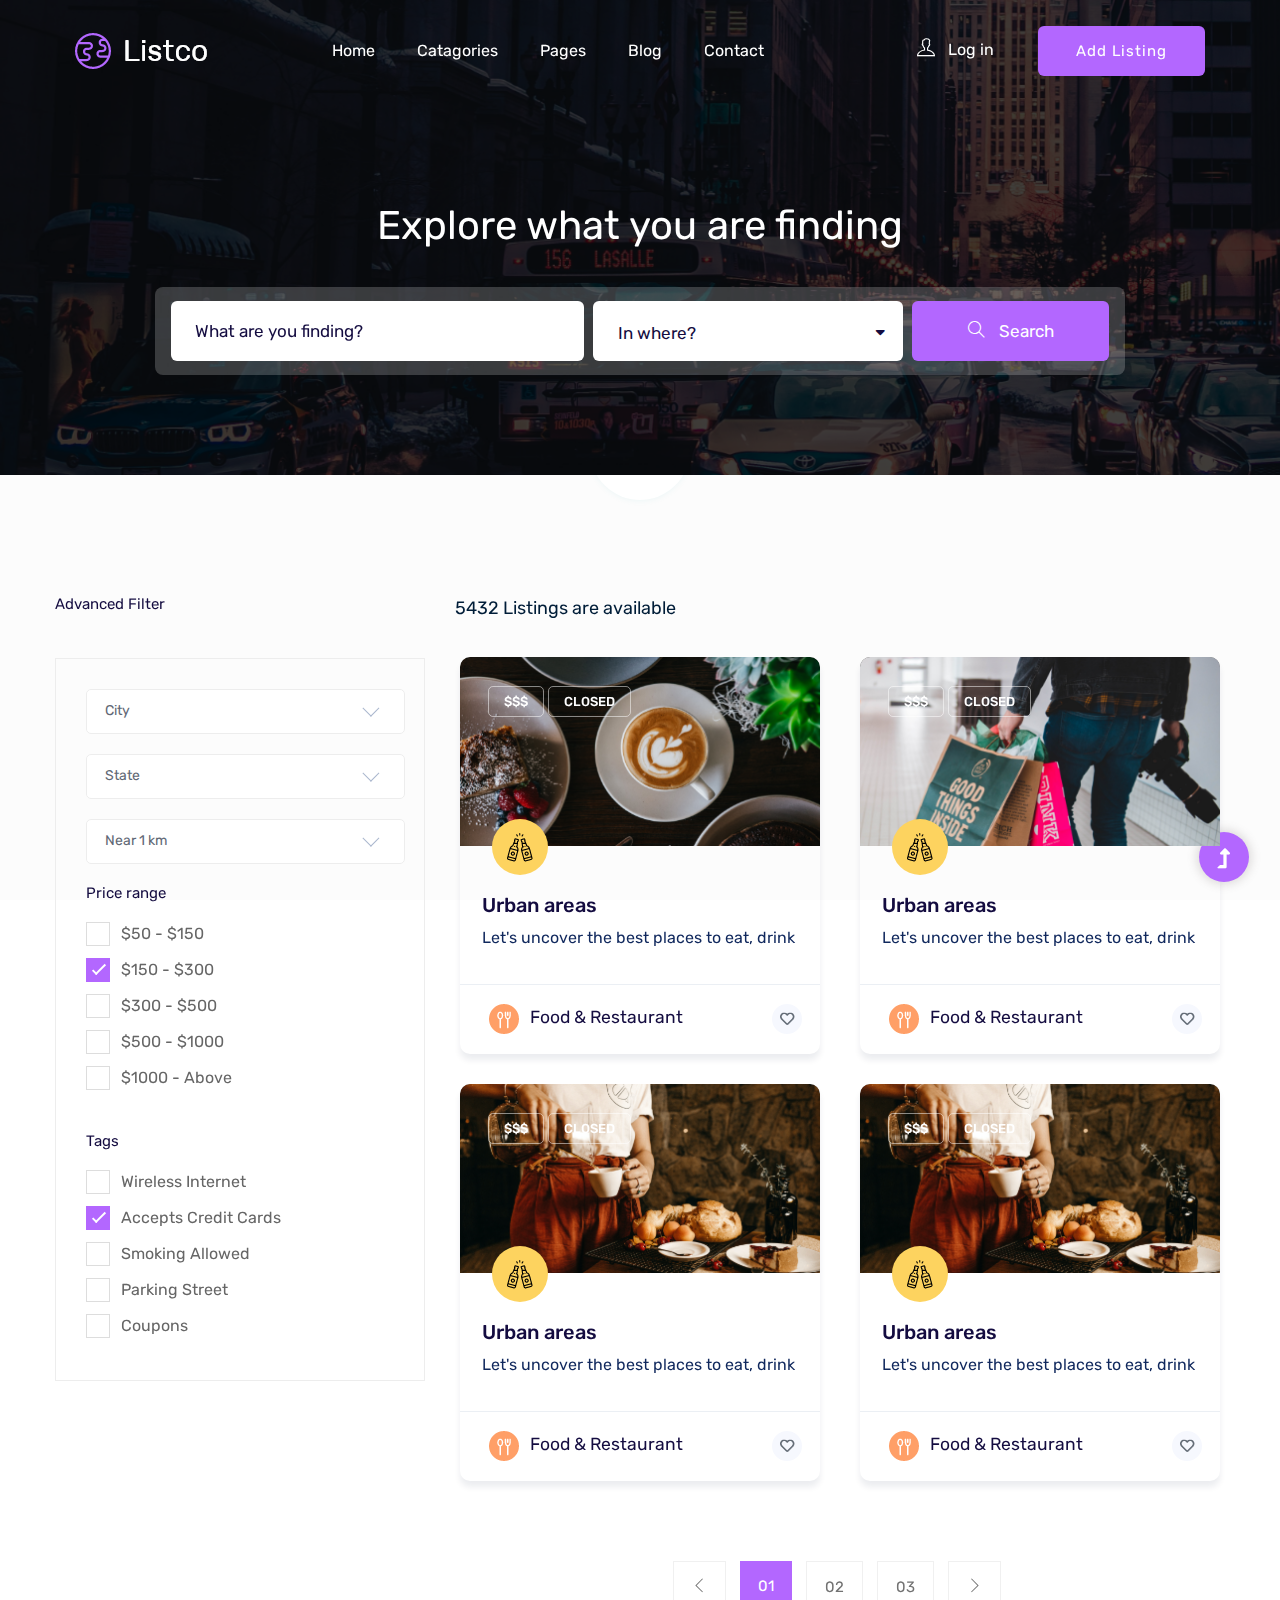
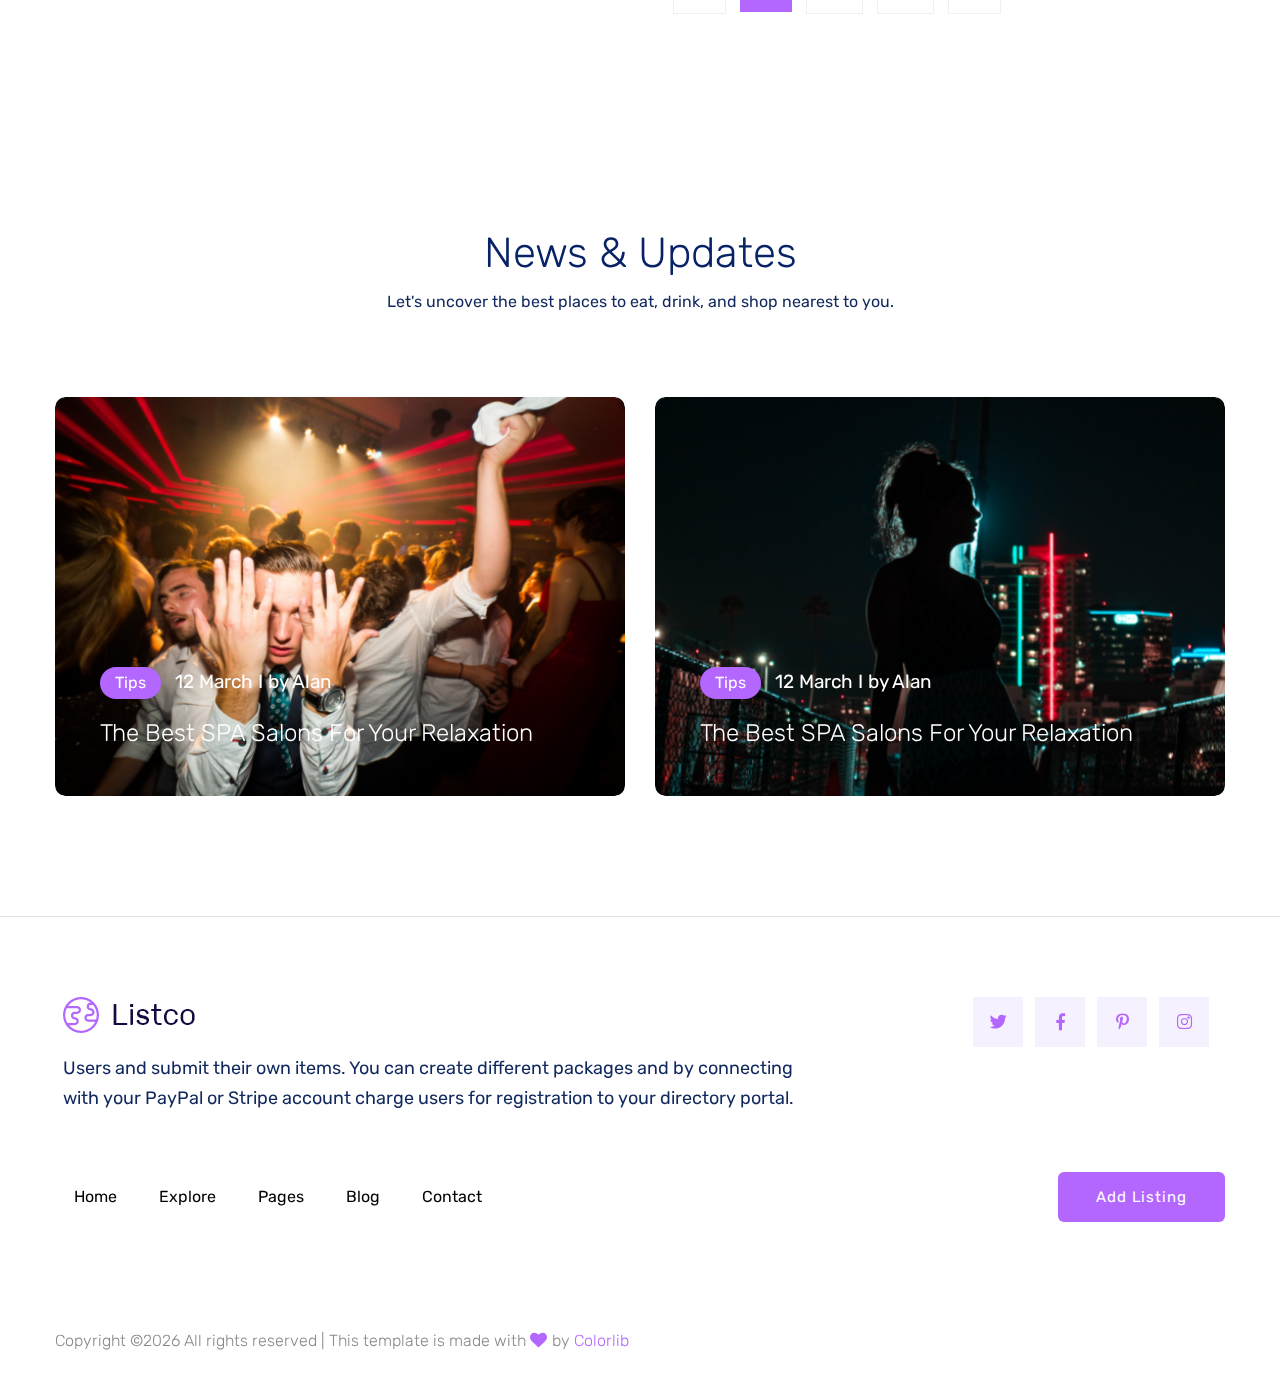
<file: WebProject/WebContent/listing.html>
<!doctype html>
<html class="no-js" lang="zxx">
<head>
    <meta charset="utf-8">
    <meta http-equiv="x-ua-compatible" content="ie=edge">
    <title>DirectoryListing</title>
    <meta name="description" content="">
    <meta name="viewport" content="width=device-width, initial-scale=1">
    <link rel="manifest" href="site.webmanifest">
    <link rel="shortcut icon" type="image/x-icon" href="assets/img/favicon.ico">

	<!-- CSS here -->
	<link rel="stylesheet" href="assets/css/bootstrap.min.css">
	<link rel="stylesheet" href="assets/css/owl.carousel.min.css">
	<link rel="stylesheet" href="assets/css/slicknav.css">
    <link rel="stylesheet" href="assets/css/flaticon.css">
    <link rel="stylesheet" href="assets/css/progressbar_barfiller.css">
    <link rel="stylesheet" href="assets/css/gijgo.css">
    <link rel="stylesheet" href="assets/css/animate.min.css">
    <link rel="stylesheet" href="assets/css/animated-headline.css">
	<link rel="stylesheet" href="assets/css/magnific-popup.css">
	<link rel="stylesheet" href="assets/css/fontawesome-all.min.css">
	<link rel="stylesheet" href="assets/css/themify-icons.css">
	<link rel="stylesheet" href="assets/css/slick.css">
	<link rel="stylesheet" href="assets/css/nice-select.css">
	<link rel="stylesheet" href="assets/css/style.css">
</head>
<body>
    <!-- ? Preloader Start -->
    <div id="preloader-active">
        <div class="preloader d-flex align-items-center justify-content-center">
            <div class="preloader-inner position-relative">
                <div class="preloader-circle"></div>
                <div class="preloader-img pere-text">
                    <img src="assets/img/logo/loder.png" alt="">
                </div>
            </div>
        </div>
    </div>
    <!-- Preloader Start -->
    <header>
        <!-- Header Start -->
        <div class="header-area header-transparent">
            <div class="main-header header-sticky">
                <div class="container-fluid">
                    <div class="menu-wrapper d-flex align-items-center justify-content-between">
                        <!-- Logo -->
                        <div class="logo">
                            <a href="index.html"><img src="assets/img/logo/logo.png" alt=""></a>
                        </div>
                        <!-- Main-menu -->
                        <div class="main-menu f-right d-none d-lg-block">
                            <nav>
                                <ul id="navigation">
                                    <li><a href="index.html">Home</a></li>
                                    <li><a href="listing.html">Catagories</a></li> 
                                    <li><a href="#">Pages</a>
                                        <ul class="submenu">
                                            <li><a href="directory_details.html">listing Details</a></li>
                                            <li><a href="listing.html">Catagories</a></li> 
                                        </ul>
                                    </li>
                                    <li><a href="blog.html">Blog</a>
                                        <ul class="submenu">
                                            <li><a href="blog.html">Blog</a></li>
                                            <li><a href="blog_details.html">Blog Details</a></li>
                                            <li><a href="elements.html">Elements</a></li>
                                        </ul>
                                    </li>
                                    <li><a href="contact.html">Contact</a></li>
                                </ul>
                            </nav>
                        </div>          
                        <!-- Header-btn -->
                        <div class="header-btns d-none d-lg-block f-right">
                            <a href="#" class="mr-40"><i class="ti-user"></i> Log in</a>
                            <a href="#" class="btn">Add Listing</a>
                        </div>
                        <!-- Mobile Menu -->
                        <div class="col-12">
                            <div class="mobile_menu d-block d-lg-none"></div>
                        </div>
                    </div>
                </div>
            </div>
        </div>
        <!-- Header End -->
    </header>
    <main>
    <!--? Hero Area Start-->
    <div class="slider-area hero-bg2 hero-overly">
        <div class="single-slider hero-overly  slider-height2 d-flex align-items-center">
            <div class="container">
                <div class="row justify-content-center">
                    <div class="col-xl-10 col-lg-10">
                        <!-- Hero Caption -->
                        <div class="hero__caption hero__caption2 pt-200">
                            <h1>Explore what you are finding</h1>
                        </div>
                        <!--Hero form -->
                        <form action="#" class="search-box mb-100">
                            <div class="input-form">
                                <input type="text" placeholder="What are you finding?">
                            </div>
                            <div class="select-form">
                                <div class="select-itms">
                                    <select name="select" id="select1">
                                        <option value="">In where?</option>
                                        <option value="">Catagories One</option>
                                        <option value="">Catagories Two</option>
                                        <option value="">Catagories Three</option>
                                        <option value="">Catagories Four</option>
                                    </select>
                                </div>
                            </div>
                            <div class="search-form">
                                <a href="#"><i class="ti-search"></i> Search</a>
                            </div>	
                        </form>	
                    </div>
                </div>
            </div>
        </div>
    </div>
   


  <!-- listing Area Start -->
  <div class="listing-area pt-120 pb-120">
    <div class="container">
        <div class="row">
            <!--? Left content -->
            <div class="col-xl-4 col-lg-4 col-md-6">
                <div class="row">
                    <div class="col-12">
                            <div class="small-section-tittle2 mb-45">
                            <h4>Advanced Filter</h4>
                        </div>
                    </div>
                </div>
                <!-- Job Category Listing start -->
                <div class="category-listing mb-50">
                    <!-- single one -->
                    <div class="single-listing">
                        <!-- Select City items start -->
                        <div class="select-job-items2">
                            <select name="select2">
                                <option value="">City</option>
                                <option value="">Dhaka</option>
                                <option value="">india</option>
                                <option value="">UK</option>
                                <option value="">US</option>
                                <option value="">Pakistan</option>
                            </select>
                        </div>
                        <!--  Select City items End-->
                        <!-- Select State items start -->
                        <div class="select-job-items2">
                            <select name="select2">
                                <option value="">State</option>
                                <option value="">Dhaka</option>
                                <option value="">Mirpur</option>
                                <option value="">Danmondi</option>
                                <option value="">Rampura</option>
                                <option value="">Htizill</option>
                            </select>
                        </div>
                        <!--  Select State items End-->
                        <!-- Select km items start -->
                        <div class="select-job-items2">
                            <select name="select2">
                                <option value="">Near 1 km</option>
                                <option value="">2 km</option>
                                <option value="">3 km</option>
                                <option value="">4 km</option>
                                <option value="">5 km</option>
                                <option value="">6 km</option>
                            </select>
                        </div>
                        <!--  Select km items End-->
                        <!-- select-Categories start -->
                        <div class="select-Categories pt-80 pb-30">
                            <div class="small-section-tittle2 mb-20">
                                <h4>Price range</h4>
                            </div>
                            <label class="container">$50 - $150
                                <input type="checkbox">
                                <span class="checkmark"></span>
                            </label>
                            <label class="container">$150 - $300
                                <input type="checkbox" checked="checked active">
                                <span class="checkmark"></span>
                            </label>
                            <label class="container">$300 - $500
                                <input type="checkbox">
                                <span class="checkmark"></span>
                            </label>
                            <label class="container">$500 - $1000
                                <input type="checkbox">
                                <span class="checkmark"></span>
                            </label>
                            <label class="container">$1000 - Above
                                <input type="checkbox">
                                <span class="checkmark"></span>
                            </label>
                        </div>
                        <!-- select-Categories End -->
                        <!-- select-Categories start -->
                        <div class="select-Categories">
                            <div class="small-section-tittle2 mb-20">
                                <h4>Tags</h4>
                            </div>
                            <label class="container">Wireless Internet
                                <input type="checkbox">
                                <span class="checkmark"></span>
                            </label>
                            <label class="container">Accepts Credit Cards
                                <input type="checkbox" checked="checked active">
                                <span class="checkmark"></span>
                            </label>
                            <label class="container">Smoking Allowed
                                <input type="checkbox">
                                <span class="checkmark"></span>
                            </label>
                            <label class="container">Parking Street
                                <input type="checkbox">
                                <span class="checkmark"></span>
                            </label>
                            <label class="container">Coupons
                                <input type="checkbox">
                                <span class="checkmark"></span>
                            </label>
                        </div>
                        <!-- select-Categories End -->
                    </div>
                </div>
                <!-- Job Category Listing End -->
            </div>
            <!--?  Right content -->
            <div class="col-xl-8 col-lg-8 col-md-6">
                <div class="row">
                    <div class="col-lg-12">
                        <div class="count mb-35">
                            <span>5432 Listings are available</span>
                        </div>
                    </div>
                </div>
                <!--? Popular Directory Start -->
                <div class="popular-directorya-area fix">
                        <div class="row">
                            <div class="col-lg-6">
                                <!-- Single -->
                                <div class="properties properties2 mb-30">
                                    <div class="properties__card">
                                        <div class="properties__img overlay1">
                                            <a href="#"><img src="assets/img/gallery/properties1.png" alt=""></a>
                                            <div class="img-text">
                                                <span>$$$</span>
                                                <span>Closed</span>
                                            </div>
                                            <div class="icon">
                                                <img src="assets/img/gallery/categori_icon1.png" alt=""> 
                                            </div>
                                        </div>
                                        <div class="properties__caption">
                                            <h3><a href="#">Urban areas</a></h3>
                                            <p>Let's uncover the best places to eat, drink</p>
                                        </div>
                                        <div class="properties__footer d-flex justify-content-between align-items-center">
                                            <div class="restaurant-name">
                                                <img src="assets/img/gallery/restaurant-icon.png" alt="">
                                                <h3>Food & Restaurant</h3>
                                            </div>
                                            <div class="heart">
                                                <img src="assets/img/gallery/heart1.png" alt="">
                                            </div>
                                        </div>
                                    </div>
                                </div>
                            </div>
                            <div class="col-lg-6">
                                <!-- Single -->
                                <div class="properties properties2 mb-30">
                                    <div class="properties__card">
                                        <div class="properties__img overlay1">
                                            <a href="#"><img src="assets/img/gallery/properties2.png" alt=""></a>
                                            <div class="img-text">
                                                <span>$$$</span>
                                                <span>Closed</span>
                                            </div>
                                            <div class="icon">
                                                <img src="assets/img/gallery/categori_icon1.png" alt=""> 
                                            </div>
                                        </div>
                                        <div class="properties__caption">
                                            <h3><a href="#">Urban areas</a></h3>
                                            <p>Let's uncover the best places to eat, drink</p>
                                        </div>
                                        <div class="properties__footer d-flex justify-content-between align-items-center">
                                            <div class="restaurant-name">
                                                <img src="assets/img/gallery/restaurant-icon.png" alt="">
                                                <h3>Food & Restaurant</h3>
                                            </div>
                                            <div class="heart">
                                                <img src="assets/img/gallery/heart1.png" alt="">
                                            </div>
                                        </div>
                                    </div>
                                </div>
                            </div>
                            <div class="col-lg-6">
                                <!-- Single -->
                                <div class="properties properties2 mb-30">
                                    <div class="properties__card">
                                        <div class="properties__img overlay1">
                                            <a href="#"><img src="assets/img/gallery/properties3.png" alt=""></a>
                                            <div class="img-text">
                                                <span>$$$</span>
                                                <span>Closed</span>
                                            </div>
                                            <div class="icon">
                                                <img src="assets/img/gallery/categori_icon1.png" alt=""> 
                                            </div>
                                        </div>
                                        <div class="properties__caption">
                                            <h3><a href="#">Urban areas</a></h3>
                                            <p>Let's uncover the best places to eat, drink</p>
                                        </div>
                                        <div class="properties__footer d-flex justify-content-between align-items-center">
                                            <div class="restaurant-name">
                                                <img src="assets/img/gallery/restaurant-icon.png" alt="">
                                                <h3>Food & Restaurant</h3>
                                            </div>
                                            <div class="heart">
                                                <img src="assets/img/gallery/heart1.png" alt="">
                                            </div>
                                        </div>
                                    </div>
                                </div>
                            </div>
                            <div class="col-lg-6">
                                <!-- Single -->
                                <div class="properties properties2 mb-30">
                                    <div class="properties__card">
                                        <div class="properties__img overlay1">
                                            <a href="#"><img src="assets/img/gallery/properties3.png" alt=""></a>
                                            <div class="img-text">
                                                <span>$$$</span>
                                                <span>Closed</span>
                                            </div>
                                            <div class="icon">
                                                <img src="assets/img/gallery/categori_icon1.png" alt=""> 
                                            </div>
                                        </div>
                                        <div class="properties__caption">
                                            <h3><a href="#">Urban areas</a></h3>
                                            <p>Let's uncover the best places to eat, drink</p>
                                        </div>
                                        <div class="properties__footer d-flex justify-content-between align-items-center">
                                            <div class="restaurant-name">
                                                <img src="assets/img/gallery/restaurant-icon.png" alt="">
                                                <h3>Food & Restaurant</h3>
                                            </div>
                                            <div class="heart">
                                                <img src="assets/img/gallery/heart1.png" alt="">
                                            </div>
                                        </div>
                                    </div>
                                </div>
                            </div>
                        </div>
                </div>
                <!--? Popular Directory End -->
                <!--Pagination Start  -->
                <div class="pagination-area text-center">
                    <div class="container">
                        <div class="row">
                            <div class="col-xl-12">
                                <div class="single-wrap d-flex justify-content-center">
                                    <nav aria-label="Page navigation example">
                                        <ul class="pagination justify-content-start " id="myDIV">
                                            <li class="page-item"><a class="page-link" href="#"><span class="ti-angle-left"></span></a></li>
                                            <li class="page-item active"><a class="page-link" href="#">01</a></li>
                                            <li class="page-item"><a class="page-link" href="#">02</a></li>
                                            <li class="page-item"><a class="page-link" href="#">03</a></li>
                                            <li class="page-item"><a class="page-link" href="#"><span class="ti-angle-right"></span></a></li>
                                        </ul>
                                    </nav>
                                </div>
                            </div>
                        </div>
                    </div>
                </div>
                <!--Pagination End  -->
            </div>
        </div>
    </div>
</div>
<!-- listing-area Area End -->



    <!--? Popular Locations Start 01-->
    <div class="popular-location border-bottom section-padding40">
        <div class="container">
            <div class="row">
                <div class="col-lg-12">
                    <!-- Section Tittle -->
                    <div class="section-tittle text-center mb-80">
                        <h2>News & Updates</h2>
                        <p>Let's uncover the best places to eat, drink, and shop nearest to you.</p>
                    </div>
                </div>
            </div>
            <div class="row">
                <div class="col-lg-6 col-md-6 col-sm-12">
                    <div class="single-location mb-30">
                        <div class="location-img">
                            <img src="assets/img/gallery/home-blog1.png" alt="">
                        </div>
                        <div class="location-details">
                            <a href="#" class="location-btn">Tips</a>
                            <ul>
                                <li>12 March   I   by Alan</li>
                            </ul>
                            <p><a href="blog_details.html">The Best SPA Salons For Your Relaxation</a></p>
                        </div>
                    </div>
                </div>
                <div class="col-lg-6 col-md-6 col-sm-12">
                    <div class="single-location mb-30">
                        <div class="location-img">
                            <img src="assets/img/gallery/home-blog2.png" alt="">
                        </div>
                        <div class="location-details">
                            <a href="#" class="location-btn">Tips</a>
                            <ul>
                                <li>12 March   I   by Alan</li>
                            </ul>
                            <p><a href="blog_details.html">The Best SPA Salons For Your Relaxation</a></p>
                        </div>
                    </div>
                </div>
            </div>
        </div>
    </div>
    <!-- Popular Locations End -->
    <!--? Want To work 02-->
    <section class="wantToWork-area">
        <div class="container">
            <div class="wants-wrapper w-padding2">
                <div class="row justify-content-between">
                    <div class="col-xl-8 col-lg-8 col-md-7">
                        <div class="wantToWork-caption wantToWork-caption2">
                            <img src="assets/img/logo/logo2_footer.png" alt="" class="mb-20">
                            <p>Users and submit their own items. You can create different packages and by connecting with your
                                PayPal or Stripe account charge users for registration to your directory portal.</p>
                        </div>
                    </div>
                    <div class="col-xl-4 col-lg-4 col-md-5">
                        <div class="footer-social f-right sm-left">
                            <a href="#"><i class="fab fa-twitter"></i></a>
                            <a href="https://bit.ly/sai4ull"><i class="fab fa-facebook-f"></i></a>
                            <a href="#"><i class="fab fa-pinterest-p"></i></a>
                            <a href="#"><i class="fab fa-instagram"></i></a>
                        </div>
                    </div>
                </div>
            </div>
        </div>
    </section>
    <!-- Want To work End -->
    <!--? Want To work 01-->
    <section class="wantToWork-area">
        <div class="container">
            <div class="wants-wrapper">
                <div class="row align-items-center justify-content-between">
                    <div class="col-xl-7 col-lg-9 col-md-8">
                        <div class="wantToWork-caption wantToWork-caption2">
                            <div class="main-menu2">
                                <nav>
                                    <ul>
                                        <li><a href="index.html">Home</a></li>
                                        <li><a href="explore.html">Explore</a></li> 
                                        <li><a href="pages.html">Pages</a></li>
                                        <li><a href="blog.html">Blog</a></li>
                                        <li><a href="contact.html">Contact</a></li>
                                    </ul>
                                </nav>
                            </div>
                        </div>
                    </div>
                    <div class="col-xl-2 col-lg-3 col-md-4">
                        <a href="#" class="btn f-right sm-left">Add Listing</a>
                    </div>
                </div>
            </div>
        </div>
    </section>
    <!-- Want To work End -->
    </main>
    <footer>
        <div class="footer-wrapper pt-30">
            <!-- footer-bottom -->
            <div class="footer-bottom-area">
                <div class="container">
                    <div class="footer-border">
                        <div class="row d-flex justify-content-between align-items-center">
                            <div class="col-xl-10 col-lg-9 ">
                                <div class="footer-copy-right">
                                    <p><!-- Link back to Colorlib can't be removed. Template is licensed under CC BY 3.0. -->
  Copyright &copy;<script>document.write(new Date().getFullYear());</script> All rights reserved | This template is made with <i class="fa fa-heart" aria-hidden="true"></i> by <a href="https://colorlib.com" target="_blank">Colorlib</a>
  <!-- Link back to Colorlib can't be removed. Template is licensed under CC BY 3.0. --></p>
                                </div>
                            </div>
                        </div>
                    </div>
                </div>
            </div>
        </div>
    </footer>

    <!-- Scroll Up -->
    <div id="back-top" >
        <a title="Go to Top" href="#"> <i class="fas fa-level-up-alt"></i></a>
    </div>
    <!-- JS here -->

    <script src="./assets/js/vendor/modernizr-3.5.0.min.js"></script>
    <!-- Jquery, Popper, Bootstrap -->
    <script src="./assets/js/vendor/jquery-1.12.4.min.js"></script>
    <script src="./assets/js/popper.min.js"></script>
    <script src="./assets/js/bootstrap.min.js"></script>
    <!-- Jquery Mobile Menu -->
    <script src="./assets/js/jquery.slicknav.min.js"></script>

    <!-- Jquery Slick , Owl-Carousel Plugins -->
    <script src="./assets/js/owl.carousel.min.js"></script>
    <script src="./assets/js/slick.min.js"></script>
    <!-- One Page, Animated-HeadLin -->
    <script src="./assets/js/wow.min.js"></script>
    <script src="./assets/js/animated.headline.js"></script>
    <script src="./assets/js/jquery.magnific-popup.js"></script>

    <!-- Date Picker -->
    <script src="./assets/js/gijgo.min.js"></script>
    <!-- Nice-select, sticky -->
    <script src="./assets/js/jquery.nice-select.min.js"></script>
    <script src="./assets/js/jquery.sticky.js"></script>
    <!-- Progress -->
    <script src="./assets/js/jquery.barfiller.js"></script>
    
    <!-- counter , waypoint,Hover Direction -->
    <script src="./assets/js/jquery.counterup.min.js"></script>
    <script src="./assets/js/waypoints.min.js"></script>
    <script src="./assets/js/jquery.countdown.min.js"></script>
    <script src="./assets/js/hover-direction-snake.min.js"></script>

    <!-- contact js -->
    <script src="./assets/js/contact.js"></script>
    <script src="./assets/js/jquery.form.js"></script>
    <script src="./assets/js/jquery.validate.min.js"></script>
    <script src="./assets/js/mail-script.js"></script>
    <script src="./assets/js/jquery.ajaxchimp.min.js"></script>
    
    <!-- Jquery Plugins, main Jquery -->	
    <script src="./assets/js/plugins.js"></script>
    <script src="./assets/js/main.js"></script>

    
    </body>
</html>
</file>
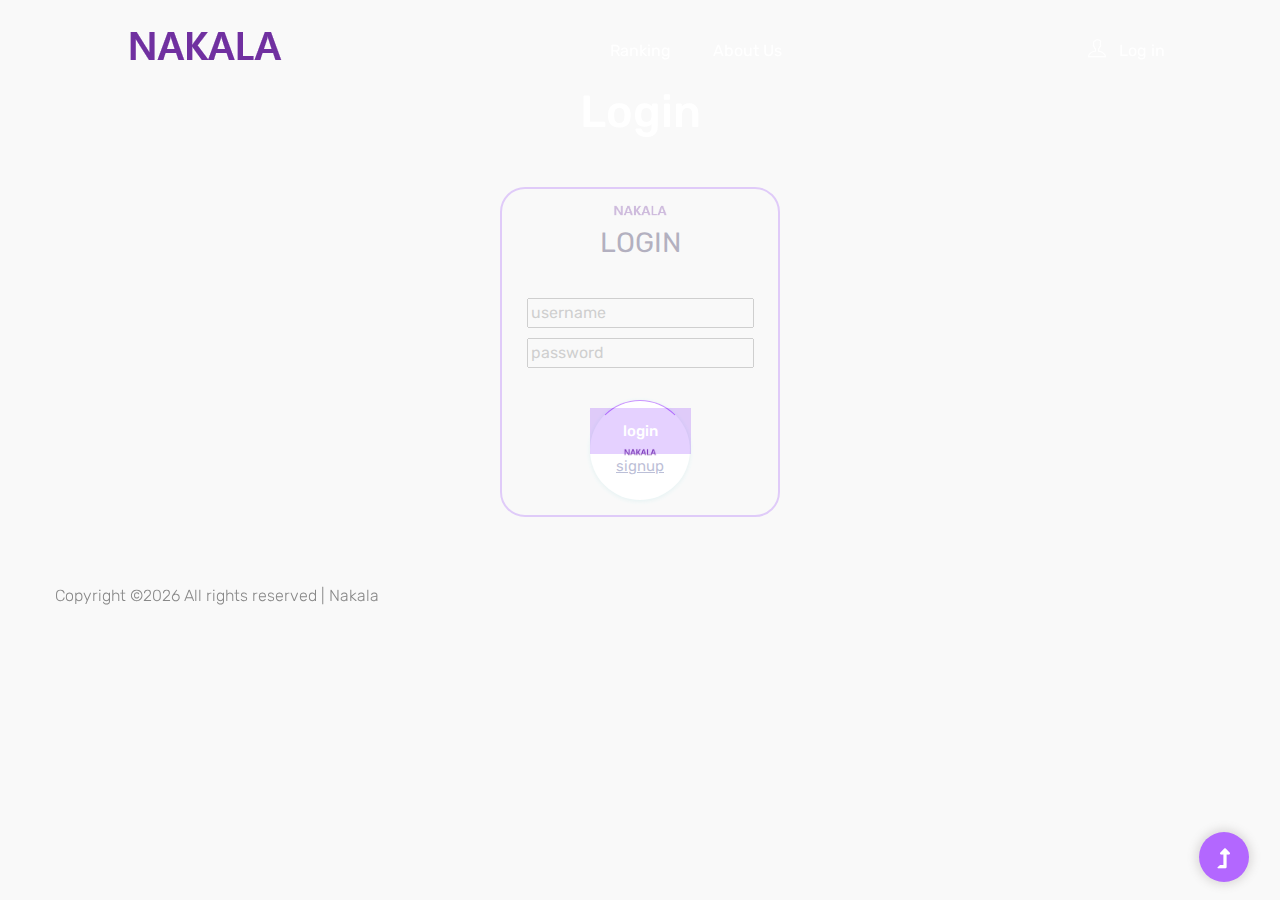
<file: WebProject/WebContent/login.html>
<!doctype html>
<html class="no-js" lang="zxx">
<head>
    <meta charset="utf-8">
    <meta http-equiv="x-ua-compatible" content="ie=edge">
    <title>DirectoryListing</title>
    <meta name="description" content="">
    <meta name="viewport" content="width=device-width, initial-scale=1">
    <link rel="shortcut icon" type="image/x-icon" href="assets/img/favicon.ico">

    <!-- CSS here -->
    <link rel="stylesheet" href="assets/css/bootstrap.min.css">
    <link rel="stylesheet" href="assets/css/owl.carousel.min.css">
    <link rel="stylesheet" href="assets/css/slicknav.css">
    <link rel="stylesheet" href="assets/css/animate.min.css">
    <link rel="stylesheet" href="assets/css/hamburgers.min.css">
    <link rel="stylesheet" href="assets/css/magnific-popup.css">
    <link rel="stylesheet" href="assets/css/fontawesome-all.min.css">
    <link rel="stylesheet" href="assets/css/themify-icons.css">
    <link rel="stylesheet" href="assets/css/themify-icons.css">
    <link rel="stylesheet" href="assets/css/slick.css">
    <link rel="stylesheet" href="assets/css/nice-select.css">
    <link rel="stylesheet" href="assets/css/style.css">
    <link rel="stylesheet" href="assets/css/responsive.css">
    <style>
    	.slider-height3 {
		    min-height: 50px !important;
		}
		
		.loginBox{
			text-align: center;
			height: 330px;
			width: 280px;
			border: solid #aa67ff;
			border-width: 2px;
			border-radius: 25px;
			z-index: 2;
			margin: auto;
			margin-top:40px; /* this is half the height of your div*/  
			
		}
		
		#id{
			margin-top: 30px;
		}
		#password{
			margin-top: 10px;
		}
		
		.login-signup-button{
			margin-top: 40px;
			background: #aa67ff !important;
			color: #fff !important;
			text-align: center;
			border: solid #aa67ff !important;
			font-size: 15px;
		}
		
		.login-signup-button:hover {
		    background: #fff !important;
		    cursor: pointer;
		    color: #aa67ff !important;
		    border: solid #aa67ff !important;
		    border-width: 1px;
		    font-size: 15px;
		}
		
		.signup-link{
			color: #635c5c;
			margin-top: 30px;
			font-size: 15px;
		}
    </style>
</head>
<body>
    <!--? Preloader Start -->
    <div id="preloader-active">
        <div class="preloader d-flex align-items-center justify-content-center">
            <div class="preloader-inner position-relative">
                <div class="preloader-circle"></div>
                <div class="preloader-img pere-text">
                    <img src="assets/img/logo/nakalaLOGO.png" alt="">
                </div>
            </div>
        </div>
    </div>
    <!-- Preloader Start -->
   <header>
        <!-- Header Start -->
        <div class="header-area header-transparent">
            <div class="main-header header-sticky">
                <div class="container-fluid">
                    <div class="menu-wrapper d-flex align-items-center justify-content-between">
                        <!-- Logo -->
                        <div class="logo">
                            <a href="index.html"><img src="assets/img/logo/nakalaLOGO.png" alt=""></a>
                        </div>
                        <!-- Main-menu -->
                        <div class="main-menu f-right d-none d-lg-block">
                            <nav>
                                <ul id="navigation">
                                   <li><a href="#">Ranking</a>
                                        <ul class="submenu">
                                            <li><a href="blog.html">Tech Stack</a></li>
                                            <li><a href="blog.html">Position</a></li> 
                                            <li><a href="blog.html">Job Type</a></li> 
                                        </ul>
                                    </li>
                                    <li><a href="contact.html">About Us</a></li>
                                </ul>
                            </nav>
                        </div>          
                        <!-- Header-btn -->
                        <div class="header-btns d-none d-lg-block f-right">
                            <a href="#" class="mr-40"><i class="ti-user"></i> Log in</a>
                        </div>
                        <!-- Mobile Menu -->
                        <div class="col-12">
                            <div class="mobile_menu d-block d-lg-none"></div>
                        </div>
                    </div>
                </div>
            </div>
        </div>
        <!-- Header End -->
    </header>
    <main>
        <!--? Hero Start -->
        <div class="slider-area2">
            <div>
                <div class="container">
                    <div class="row">
                        <div class="col-xl-12">
                            <div class="hero-cap2 pt-20 text-center">
                                <h2>Login</h2>
                            </div>
                        </div>
                    </div>
                </div>
            </div>
        </div>
        <!-- Hero End -->
       <div class="loginBox">
	       	
	       	<a href="index.html"><img style="width: 90px; margin-top: 10px" src="assets/img/logo/nakalaLOGO.png" alt=""></a>
	       	<h3>LOGIN</h3>
	       	<input type="text" id="id" name="id" placeholder="username" required><br>
	       	<input type="password" id="password" name="password" placeholder="password" required>
	       	<a href="#" class="genric-btn primary-border login-signup-button">login</a><br>
	       	<a href="#" class="signup-link"><u>signup</u></a>
       </div>
    </main>
     <footer>
        <div class="footer-wrapper pt-30">
            <!-- footer-bottom -->
            <div class="footer-bottom-area">
                <div class="container">
                    <div class="footer-border">
                        <div class="row d-flex justify-content-between align-items-center">
                            <div class="col-xl-10 col-lg-9 ">
                                <div class="footer-copy-right">
                                    <p><!-- Link back to Colorlib can't be removed. Template is licensed under CC BY 3.0. -->
  										Copyright &copy;<script>document.write(new Date().getFullYear());</script> All rights reserved | Nakala</p>
                                </div>
                            </div>
                        </div>
                    </div>
                </div>
            </div>
        </div>
    </footer>
    <!-- Scroll Up -->
    <div id="back-top" >
        <a title="Go to Top" href="#"> <i class="fas fa-level-up-alt"></i></a>
    </div>
      <!-- JS here -->

      <script src="./assets/js/vendor/modernizr-3.5.0.min.js"></script>
      <!-- Jquery, Popper, Bootstrap -->
      <script src="./assets/js/vendor/jquery-1.12.4.min.js"></script>
      <script src="./assets/js/popper.min.js"></script>
      <script src="./assets/js/bootstrap.min.js"></script>
      <!-- Jquery Mobile Menu -->
      <script src="./assets/js/jquery.slicknav.min.js"></script>

      <!-- Jquery Slick , Owl-Carousel Plugins -->
      <script src="./assets/js/owl.carousel.min.js"></script>
      <script src="./assets/js/slick.min.js"></script>
      <!-- One Page, Animated-HeadLin -->
      <script src="./assets/js/wow.min.js"></script>
      <script src="./assets/js/animated.headline.js"></script>
      <script src="./assets/js/jquery.magnific-popup.js"></script>

      <!-- Date Picker -->
      <script src="./assets/js/gijgo.min.js"></script>
      <!-- Nice-select, sticky -->
      <script src="./assets/js/jquery.nice-select.min.js"></script>
      <script src="./assets/js/jquery.sticky.js"></script>
      
      <!-- counter , waypoint,Hover Direction -->
      <script src="./assets/js/jquery.counterup.min.js"></script>
      <script src="./assets/js/waypoints.min.js"></script>
      <script src="./assets/js/jquery.countdown.min.js"></script>
      <script src="./assets/js/hover-direction-snake.min.js"></script>

      <!-- contact js -->
      <script src="./assets/js/contact.js"></script>
      <script src="./assets/js/jquery.form.js"></script>
      <script src="./assets/js/jquery.validate.min.js"></script>
      <script src="./assets/js/mail-script.js"></script>
      <script src="./assets/js/jquery.ajaxchimp.min.js"></script>
      
      <!-- Jquery Plugins, main Jquery -->	
      <script src="./assets/js/plugins.js"></script>
      <script src="./assets/js/main.js"></script>


     
    </body>
</html>
</file>
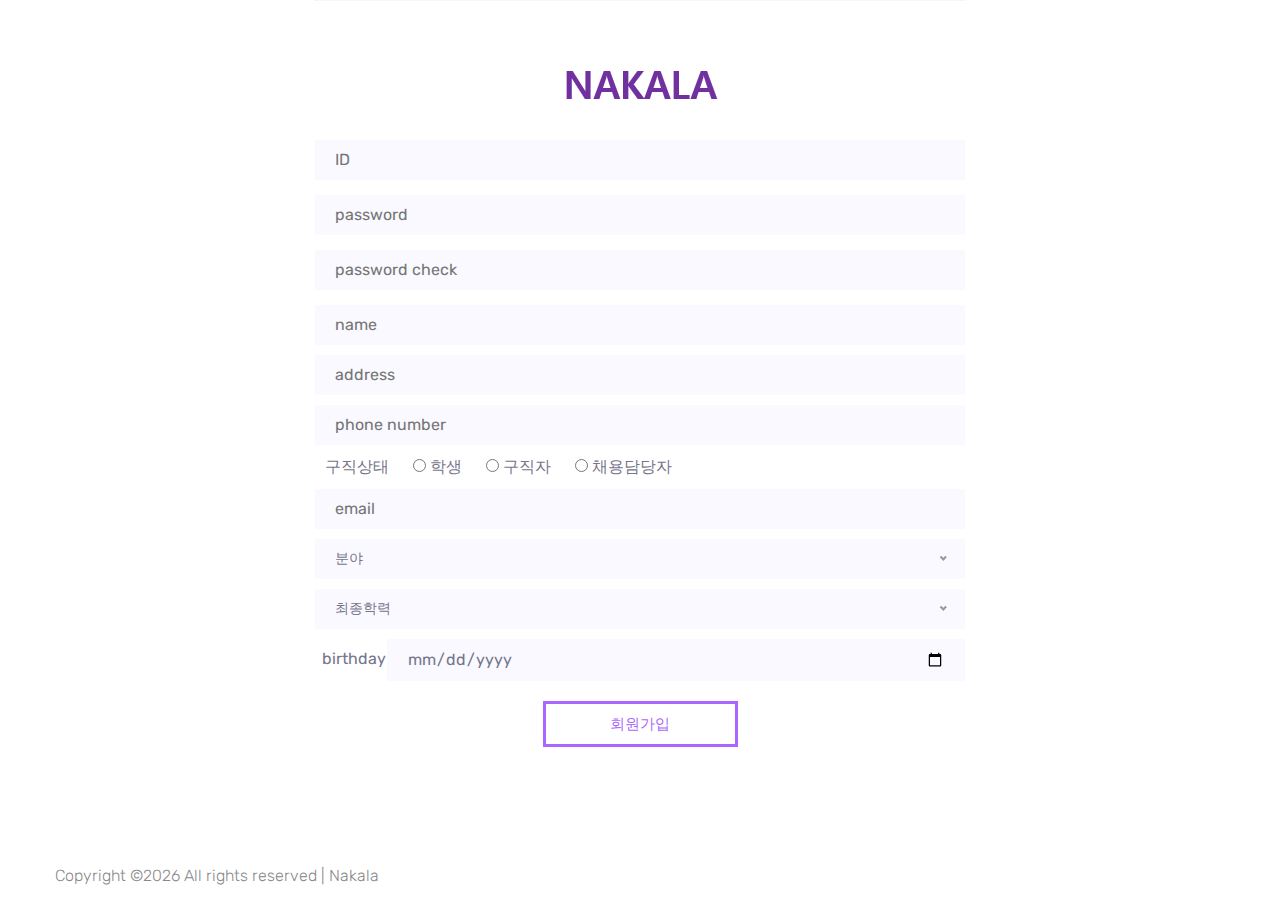
<file: WebProject/WebContent/register.html>
<!doctype html>
<html class="no-js" lang="zxx">
<head>
    <meta charset="utf-8">
    <meta http-equiv="x-ua-compatible" content="ie=edge">
    <title>Nakala</title>
    <meta name="description" content="">
    <meta name="viewport" content="width=device-width, initial-scale=1">
    <link rel="shortcut icon" type="image/x-icon" href="assets/img/favicon.ico">

    <!-- CSS here -->
    <link rel="stylesheet" href="assets/css/bootstrap.min.css">
    <link rel="stylesheet" href="assets/css/owl.carousel.min.css">
    <link rel="stylesheet" href="assets/css/slicknav.css">
    <link rel="stylesheet" href="assets/css/animate.min.css">
    <link rel="stylesheet" href="assets/css/hamburgers.min.css">
    <link rel="stylesheet" href="assets/css/magnific-popup.css">
    <link rel="stylesheet" href="assets/css/fontawesome-all.min.css">
    <link rel="stylesheet" href="assets/css/themify-icons.css">
    <link rel="stylesheet" href="assets/css/themify-icons.css">
    <link rel="stylesheet" href="assets/css/slick.css">
    <link rel="stylesheet" href="assets/css/nice-select.css">
    <link rel="stylesheet" href="assets/css/style.css">
    <link rel="stylesheet" href="assets/css/responsive.css">
    <style>
    	.form{
    		text-align:center;
    		margin : auto;
    		width: 650px;;
    	}
    	.select{
    		width: 100%;
    		color:rgb(117,117,139);
    	}
    	.radio{
    		text-align: left !important;
    		color:rgb(117,117,139);
    	}
    	.radio>span{
    		margin-right: 10px;
    		margin-left: 10px;
    		color:rgb(117,117,139);
    	}
    	.submit_btn{
    		margin-top:20px;
    		width: 30%;
    	}
    	.date{
    		color:rgb(117,117,139);
    		font-size: 15px;
    	}
    	#birthday{
    		width:89%;
    		line-height:40px;
    		border:none;
    		outline:none;
    		background:#f9f9ff;
    		padding:0 20px;
    		float:left;
    		color:rgb(117,117,139);
    	}
    	#bir_text{
    		line-height:40px;
    		text-align:left;
    		float:left;
    		width:10%;
    		margin-left: 1%;
    		color:rgb(117,117,139);
    	}
    	
    	.login-signup-button{
			margin-top:20px;
    		width: 30%;
		    background: #fff !important;
		    cursor: pointer;
		    color: #aa67ff !important;
		    border: solid #aa67ff !important;
		    border-width: 1px;
		    font-size: 15px;
		}
		
		.login-signup-button:hover {
		    margin-top:20px;
    		width: 30%;
			background: #aa67ff !important;
			color: #fff !important;
			text-align: center;
			border: solid #aa67ff !important;
			font-size: 15px;
		}
    </style>
    <script src="https://ajax.googleapis.com/ajax/libs/jquery/3.6.0/jquery.min.js"></script>
    <script>
    var idcheck = 1;
    function checkId() {
    	$.ajax({
   			type:'post',
   			url:'idcheck.do?id=' + $('input[name=id]').val(),/*응답하는 데이터 타입이 객체일 때 json 이라고 지정*/
   			success: function(result) {
   				if(result=="false"){
   					$('#check_id').html("사용가능한 아이디 입니다.");
   	   				$( "#check_id" ).css( "color", "green" );
   	   				idcheck=0;
   				}else{
   	   				$('#check_id').html("아이디가 중복되었습니다.");
	   				$( "#check_id" ).css( "color", "red" );
   				}
			}//callback
		});
			return idcheck;
	}
    
    function checkPass() {
    	
    	if($('input[name=password_check]').val() != ""){
    		if($('input[name=password_check]').val() == $('input[name=password]').val()){
				$('#check_pass').html("비밀번호가 일치합니다.");
				$( "#check_pass" ).css( "color", "green" );
				return 0;
			}else{
				$('#check_pass').html("비밀번호가 일치하지 않습니다.");
				$( "#check_pass" ).css( "color", "red" );
				return 1;
			}
    	}else{
    		$('#check_pass').html("");
    	}
	}
    
    function passReg() {
    	 var pw = $('input[name=password]').val();
		 var num = pw.search(/[0-9]/g);
		 var eng = pw.search(/[a-z]/ig);
		 var spe = pw.search(/[`~!@@#$%^&*|₩₩₩'₩";:₩/?]/gi);

		 if(pw.length < 8 || pw.length > 20){
			$('#passreg').html("8자리 ~ 20자리 이내로 입력해주세요.");
			$("#passreg").css( "color", "red" );
			return 1;
		 }else if(pw.search(/\s/) != -1){
		  	$('#passreg').html("비밀번호는 공백 없이 입력해주세요.");
			$("#passreg").css( "color", "red" );
			return 1;
		 }else if(num < 0 || eng < 0 || spe < 0 ){
			$('#passreg').html("영문,숫자, 특수문자를 혼합하여 입력해주세요.");
			$("#passreg").css( "color", "red" );
			return 1;
		 }else {
 			$('#passreg').html("사용 가능한 비밀번호 입니다.");
 			$("#passreg").css( "color", "green" );
 			return 0;
		 }
	}
    
    $(function () {
    	$("form").submit(function(){
    	
    	var flag = passReg() | checkPass() | checkId();
    	
		if(flag == 0){
			var queryString = $("form[name=loginFormData]").serialize() ;
			 $.ajax({
					type: "post",
					url: "register.do",
					data: queryString,
				    encode: true,
					success: function(result) {
						alert("회원가입이 성공적으로 완료되었습니다.");
						window.location.href = 'login.jsp'; 
						
					},
					error: function(err){
						alert("error");
					}
				});	
		}else{
			alert("ID 또는 비밀번호를 다시 입력해주세요");
		}
    	

    });   
        
   });
    </script>
</head>
<body>
    <main>
        <!-- Hero End -->
       <div class="section-top-border form">
			<div class="logo">
                 <a href="index.jsp"><img src="assets/img/logo/nakalaLOGO.png" alt=""></a>
             </div>
			<form name="loginFormData" action="" method="post">
        <div class="mt-10">
           <input type="text" name="id" placeholder="ID" onkeyup="checkId()"
              onfocus="this.placeholder = ''" onblur="this.placeholder = 'ID'" required
              class="single-input">
           <p id="check_id"></p>
        </div>
        <div class="mt-10">
           <input type="password" name="password" placeholder="password"
              onfocus="this.placeholder = ''" onblur="this.placeholder = 'password'" required
              class="single-input" onkeyup="passReg(); checkPass()">
           <p id="passreg"></p>
        </div>
        <div class="mt-10">
           <input type="password" name="password_check" placeholder="password check"
              onfocus="this.placeholder = ''" onblur="this.placeholder = 'password check'" required
              class="single-input" onkeyup="checkPass()">
           <p id="check_pass"></p>
        </div>
        <div class="mt-10">
           <input type="text" name="name" placeholder="name"
              onfocus="this.placeholder = ''" onblur="this.placeholder = 'name'" required
              class="single-input">
        </div>
        <div class="mt-10">
           <input type="text" name="address" placeholder="address"
              onfocus="this.placeholder = ''" onblur="this.placeholder = 'address'"
              class="single-input">
        </div>
        <div class="mt-10">
           <input type="text" name="phone" placeholder="phone number"
              onfocus="this.placeholder = ''" onblur="this.placeholder = 'phone number'"
              class="single-input" required>
        </div>
        <div class="mt-10 radio">
           <span>구직상태</span>
           <span><input type="radio" name="status" value="학생"> 학생</span>
           <span><input type="radio" name="status" value="구직자"> 구직자</span>
           <span><input type="radio" name="status" value="채용담당자"> 채용담당자</span>
        </div>
        <div class="mt-10">
           <input type="email" name="email" placeholder="email"
              onfocus="this.placeholder = ''" onblur="this.placeholder = 'Email address'" required
              class="single-input">
        </div>
        <div class="mt-10">
           <div class="default-select" id="default-select"">
              <select class="select"  name="jobField" id="jobField" >
              <option value="">분야</option>
              <option value="서버">서버</option>
              <option value="프론트엔드">프론트엔드</option>
              <option value="Network">Network</option>
              <option value="정보보호">정보보호</option>
              </select>
           </div>
        </div>
        <div class="mt-10">
           <div class="default-select" id="default-select"">
              <select class="select" name="education" id="education" >
              <option value="">최종학력</option>
              <option value="고등학교 졸업">고등학교 졸업</option>
              <option value="대학교 졸업 예정">대학교 졸업 예정</option>
              <option value="대학교 졸업">대학교 졸업</option>
              <option value="석사 이상">석사 이상</option>
              </select>
           </div>
        </div>
        <div class="mt-10">
           <div id="bir_text">birthday</div>
           <input type="date" name="birthday" placeholder="birthday" id="birthday">
        </div>
        <div class="mt-10">
           <input type="submit" class="genric-btn primary-border submit_btn login-signup-button" value="회원가입">
        </div>
     </form> 
		</div>
    </main>
     <footer>
        <div class="footer-wrapper pt-30">
            <!-- footer-bottom -->
            <div class="footer-bottom-area">
                <div class="container">
                    <div class="footer-border">
                        <div class="row d-flex justify-content-between align-items-center">
                            <div class="col-xl-10 col-lg-9 ">
                                <div class="footer-copy-right">
                                    <p><!-- Link back to Colorlib can't be removed. Template is licensed under CC BY 3.0. -->
  										Copyright &copy;<script>document.write(new Date().getFullYear());</script> All rights reserved | Nakala</p>
                                </div>
                            </div>
                        </div>
                    </div>
                </div>
            </div>
        </div>
    </footer>
      <!-- JS here -->

      <script src="./assets/js/vendor/modernizr-3.5.0.min.js"></script>
      <!-- Jquery, Popper, Bootstrap -->
      <script src="./assets/js/vendor/jquery-1.12.4.min.js"></script>
      <script src="./assets/js/popper.min.js"></script>
      <script src="./assets/js/bootstrap.min.js"></script>
      <!-- Jquery Mobile Menu -->
      <script src="./assets/js/jquery.slicknav.min.js"></script>

      <!-- Jquery Slick , Owl-Carousel Plugins -->
      <script src="./assets/js/owl.carousel.min.js"></script>
      <script src="./assets/js/slick.min.js"></script>
      <!-- One Page, Animated-HeadLin -->
      <script src="./assets/js/wow.min.js"></script>
      <script src="./assets/js/animated.headline.js"></script>
      <script src="./assets/js/jquery.magnific-popup.js"></script>

      <!-- Date Picker -->
      <script src="./assets/js/gijgo.min.js"></script>
      <!-- Nice-select, sticky -->
      <script src="./assets/js/jquery.nice-select.min.js"></script>
      <script src="./assets/js/jquery.sticky.js"></script>
      
      <!-- counter , waypoint,Hover Direction -->
      <script src="./assets/js/jquery.counterup.min.js"></script>
      <script src="./assets/js/waypoints.min.js"></script>
      <script src="./assets/js/jquery.countdown.min.js"></script>
      <script src="./assets/js/hover-direction-snake.min.js"></script>

      <!-- contact js -->
      <script src="./assets/js/contact.js"></script>
      <script src="./assets/js/jquery.form.js"></script>
      <script src="./assets/js/jquery.validate.min.js"></script>
      <script src="./assets/js/mail-script.js"></script>
      <script src="./assets/js/jquery.ajaxchimp.min.js"></script>
      
      <!-- Jquery Plugins, main Jquery -->	
      <script src="./assets/js/plugins.js"></script>
      <script src="./assets/js/main.js"></script>
     
    </body>
</html>
</file>
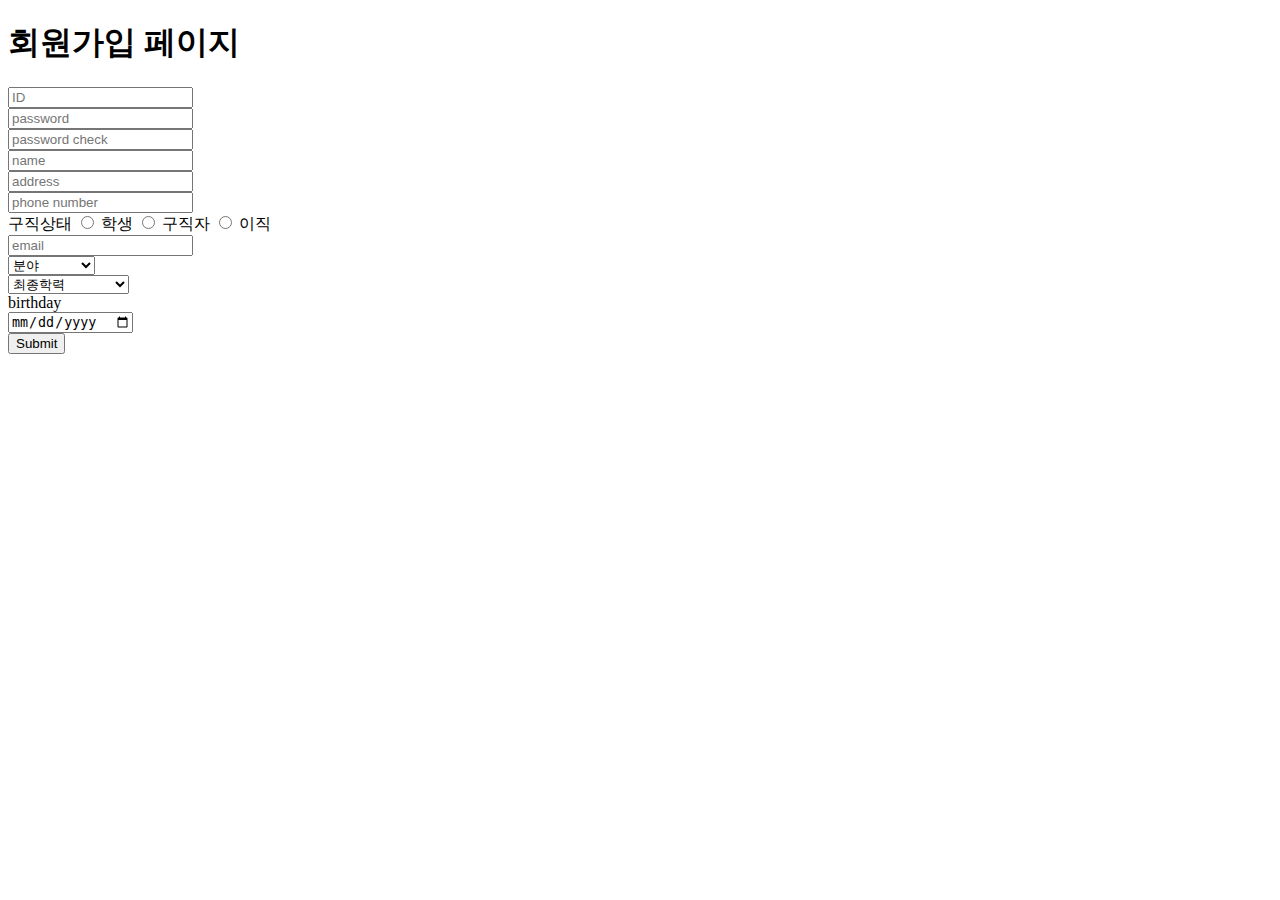
<file: WebProject/WebContent/signup_test.html>
<!DOCTYPE html>
<html>
<head>
  <meta charset="utf-8"/>
  <title>Cocoon</title>
  <script src="https://ajax.googleapis.com/ajax/libs/jquery/3.6.0/jquery.min.js"></script>
  <script type="text/javascript">
  $(function () {
	  $("form").submit(function(){
		    //alert("Submitted");
		    /*
		    var formData = {
		    		userID: $("#userID").val(),
		    		password: $("#password").val(),
		    		userName: $("#userName").val(),
		    		birthday: $("#birthday").val(),
		    		userEmail: $("#userEmail").val(),
		    		userPhone: $("#userPhone").val(),
		    		userAddress: $("#userAddress").val(),
		    		jobField: $("#jobField").val(),
		    		education: $("#education").val()
		    };*/
			
		    var queryString = $("form[name=loginFormData]").serialize() ;

		    
		    $.ajax({
				type: "post",
				url: "register.do",
				data: queryString,
			    dataType: "json",
			    encode: true,
				success: function(result) {
					console.log("result: "+result);
					alert(result+"님 회원가입이 성공적으로 완료되었습니다.");
					window.location.href = 'login.html'; 
					
				}
			});	
			
		});
	  
	  
  });
  </script>
</head>
<body>
  
  <section>
    <h1>회원가입 페이지</h1>
  </section>
  
  <section>
  <form name="loginFormData" action="" method="post">
        <div class="mt-10">
           <input type="text" name="id" placeholder="ID"
              onfocus="this.placeholder = ''" onblur="this.placeholder = 'ID'" required
              class="single-input">
        </div>
        <div class="mt-10">
           <input type="password" name="password" placeholder="password"
              onfocus="this.placeholder = ''" onblur="this.placeholder = 'password'" required
              class="single-input">
        </div>
        <div class="mt-10">
           <input type="password" name="password_check" placeholder="password check"
              onfocus="this.placeholder = ''" onblur="this.placeholder = 'password check'" required
              class="single-input">
        </div>
        <div class="mt-10">
           <input type="text" name="name" placeholder="name"
              onfocus="this.placeholder = ''" onblur="this.placeholder = 'name'" required
              class="single-input">
        </div>
        <div class="mt-10">
           <input type="text" name="address" placeholder="address"
              onfocus="this.placeholder = ''" onblur="this.placeholder = 'address'"
              class="single-input">
        </div>
        <div class="mt-10">
           <input type="text" name="phone" placeholder="phone number"
              onfocus="this.placeholder = ''" onblur="this.placeholder = 'phone number'"
              class="single-input">
        </div>
        <div class="mt-10 radio">
           <span>구직상태</span>
           <span><input type="radio" name="status" value="1"> 학생</span>
           <span><input type="radio" name="status" value="2"> 구직자</span>
           <span><input type="radio" name="status" value="3"> 이직</span>
        </div>
        <div class="mt-10">
           <input type="email" name="email" placeholder="email"
              onfocus="this.placeholder = ''" onblur="this.placeholder = 'Email address'" required
              class="single-input">
        </div>
        <div class="mt-10">
           <div class="default-select" id="default-select"">
              <select class="select"  name="jobField" id="jobField" >
              <option value="1">분야</option>
              <option value="2">서버</option>
              <option value="3">프론트엔드</option>
              <option value="4">Newyork</option>
              <option value="5">Islamabad</option>
              </select>
           </div>
        </div>
        <div class="mt-10">
           <div class="default-select" id="default-select"">
              <select class="select" name="education" id="education" >
              <option value="1">최종학력</option>
              <option value="2">고등학교 졸업</option>
              <option value="3">대학교 졸업 예정</option>
              <option value="4">대학교 졸업</option>
              </select>
           </div>
        </div>
        <div class="mt-10">
           <div id="bir_text">birthday</div>
           <input type="date" name="birthday" placeholder="birthday" id="birthday">
        </div>
        <div class="mt-10">
           <input type="submit" class="genric-btn primary-border submit_btn">
        </div>
     </form>   
  
  <!-- 
    <form name="loginFormData" action="" method="post">
      아이디확인<br>
      <input type="text" name="userID" placeholder="아이디 입력" >
      <br>
      비밀번호<br> 
      <input type="password" name="password" value="123456"><br>
      비밀번호 재확인<br> 
      <input type="password" name="password2" value="123456">
      <br><br>
      이름<br>  <input type="text" name="userName" value=""> <br>
      생년월일<br> 
      <select name="year">
        <option value="">-- 선택 --</option>
        <option value="1995">1995</option>
        <option value="1996">1996</option>
        <option value="1997">1997</option>
        <option value="1998">1998</option>
        <option value="1999">1999</option>
        <option value="2000">2000</option>
      </select>
      <select name="month">
        <option value="">-- 선택 --</option>
        <option value="1">1</option>
        <option value="2">2</option>
        <option value="3">3</option>
        <option value="4">4</option>
        <option value="5">5</option>
        <option value="6">6</option>
        <option value="7">7</option>
        <option value="8">8</option>
        <option value="9">9</option>
        <option value="10">10</option>
        <option value="11">11</option>
        <option value="12">12</option>
      </select>
      <select name="day">
        <option value="">-- 선택 --</option>
        <option value="1">01</option>
        <option value="2">02</option>
        <option value="3">03</option>
        <option value="4">04</option>
        <option value="5">05</option>
        <option value="6">06</option>
        <option value="7">07</option>
        <option value="8">08</option>
        <option value="9">09</option>
        <option value="10">10</option>
        <option value="11">11</option>
        <option value="12">12</option>
        <option value="13">13</option>
        <option value="14">14</option>
        <option value="15">15</option>
        <option value="16">16</option>
        <option value="17">17</option>
        <option value="18">18</option>
        <option value="19">19</option>
        <option value="20">20</option>
        <option value="21">21</option>
        <option value="22">22</option>
        <option value="23">23</option>
        <option value="24">24</option>
        <option value="25">25</option>
        <option value="26">26</option>
        <option value="27">27</option>
        <option value="28">28</option>
        <option value="29">29</option>
        <option value="30">30</option>
        <option value="31">31</option>
      </select>
      <br><br>
     
      이메일<br><input type="email" name="userEmail" id="userEmail" placeholder="email@gmail.com"><br><br>
      휴대전화<br>  
      <input type="text" name="userPhone" id="userPhone" placeholder="010-****-****"><br><br>
      주소<br>  
      <input type="text" name="userAddress" id="userAddress" placeholder="서울시 "><br><br>
      구직상태<br> 
     <select name="jobStatus" id="jobStatus" >
        <option value="">구직 중</option>
        <option value="1">이직 준비 중</option>
      </select><br><br>
      
      분야<br> 
     <select name="jobField" id="jobField" >
        <option value="">개발</option>
        <option value="1">보안</option>
        <option value="2">빅데이터</option>
      </select><br><br>
      
      학력<br> 
     <select name="education" id="education" >
        <option value="">고등학교 졸업</option>
        <option value="1">대학교 졸업</option>
        <option value="2">대학원 졸업</option>
      </select><br><br>
      
      <input type="submit" name="" value="제출">
    </form>
    -->
  </section>
  
  
</body>
</html>
</file>
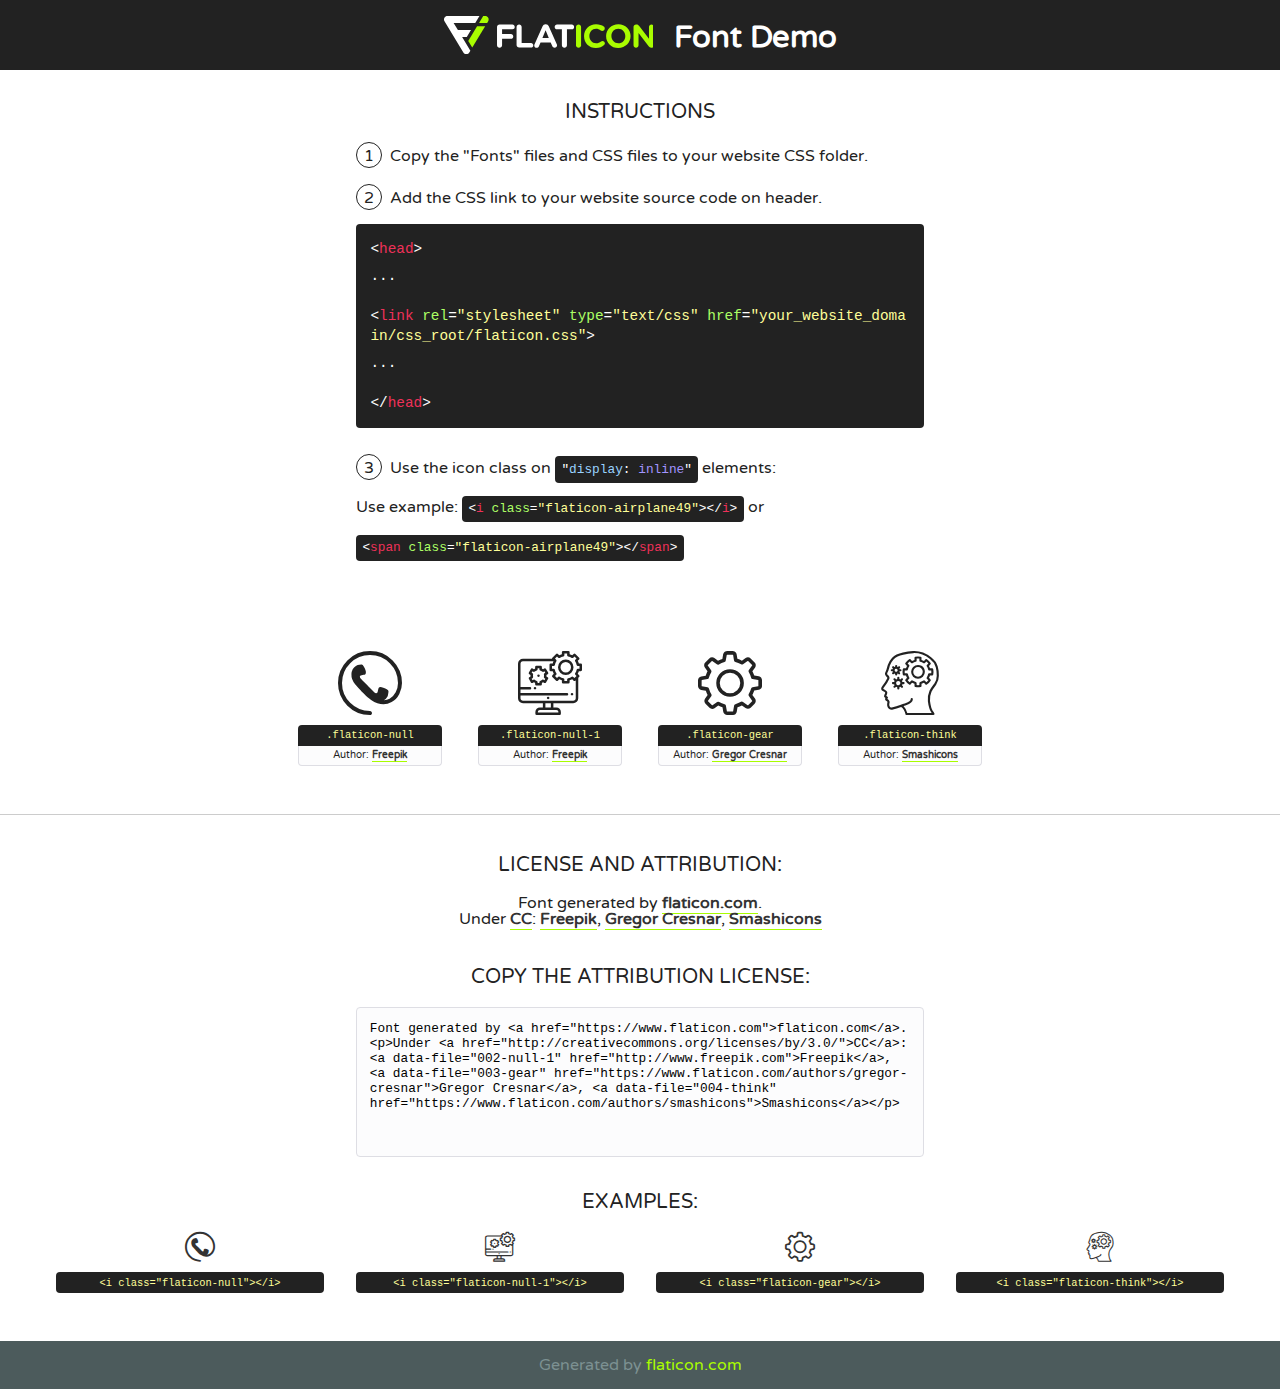
<file: WebProject/WebContent/assets/fonts/flaticon.html>
<!DOCTYPE html>
<!--
  Flaticon icon font: Flaticon
  Creation date: 02/06/2020 05:24
-->
<html>
<!DOCTYPE html>
<html>

<head>
    <title>Flaticon WebFont</title>
    <link href="http://fonts.googleapis.com/css?family=Varela+Round" rel="stylesheet" type="text/css" />
    <link rel="stylesheet" type="text/css" href="flaticon.css">
    <meta charset="UTF-8">
    <style>
    html, body, div, span, applet, object, iframe,
    h1, h2, h3, h4, h5, h6, p, blockquote, pre,
    a, abbr, acronym, address, big, cite, code,
    del, dfn, em, img, ins, kbd, q, s, samp,
    small, strike, strong, sub, sup, tt, var,
    b, u, i, center,
    dl, dt, dd, ol, ul, li,
    fieldset, form, label, legend,
    table, caption, tbody, tfoot, thead, tr, th, td,
    article, aside, canvas, details, embed, 
    figure, figcaption, footer, header, hgroup, 
    menu, nav, output, ruby, section, summary,
    time, mark, audio, video {
        margin: 0;
        padding: 0;
        border: 0;
        font-size: 100%;
        font: inherit;
        vertical-align: baseline;
    }
    /* HTML5 display-role reset for older browsers */
    article, aside, details, figcaption, figure, 
    footer, header, hgroup, menu, nav, section {
        display: block;
    }
    body {
        line-height: 1;
    }
    ol, ul {
        list-style: none;
    }
    blockquote, q {
        quotes: none;
    }
    blockquote:before, blockquote:after,
    q:before, q:after {
        content: '';
        content: none;
    }
    table {
        border-collapse: collapse;
        border-spacing: 0;
    }
    body {
        font-family: 'Varela Round', Helvetica, Arial, sans-serif;
        font-size: 16px;
        color: #222;
    }
    a {
        color: #333;
        border-bottom: 1px solid #a9fd00;
        font-weight: bold;
        text-decoration: none;
    }
    * {
        -moz-box-sizing: border-box;
        -webkit-box-sizing: border-box;
        box-sizing: border-box;
        margin: 0;
        padding: 0;
    }
    [class^="flaticon-"]:before, [class*=" flaticon-"]:before, [class^="flaticon-"]:after, [class*=" flaticon-"]:after {
        font-family: Flaticon;
        font-size: 30px;
        font-style: normal;
        margin-left: 20px;
        color: #333;
    }
    .wrapper {
        max-width: 600px;
        margin: auto;
        padding: 0 1em;
    }
    .title {
        font-size: 1.25em;
        text-align: center;
        margin-bottom: 1em;
        text-transform: uppercase;
    }
    header {
        text-align: center;
        background-color: #222;
        color: #fff;
        padding: 1em;
    }
    header .logo {
        width: 210px;
        height: 38px;
        display: inline-block;
        vertical-align: middle;
        margin-right: 1em;
        border: none;
    }
    header strong {
        font-size: 1.95em;
        font-weight: bold;
        vertical-align: middle;
        margin-top: 5px;
        display: inline-block;
    }
    .demo {
        margin: 2em auto;
        line-height: 1.25em;
    }
    .demo ul li {
        margin-bottom: 1em;
    }
    .demo ul li .num {
        color: #222;
        border-radius: 20px;
        display: inline-block;
        width: 26px;
        padding: 3px;
        height: 26px;
        text-align: center;
        margin-right: 0.5em;
        border: 1px solid #222;
    }
    .demo ul li code {
        background-color: #222;
        border-radius: 4px;
        padding: 0.25em 0.5em;
        display: inline-block;
        color: #fff;
        font-family: Consolas,Monaco,Lucida Console,Liberation Mono,DejaVu Sans Mono,Bitstream Vera Sans Mono,Courier New, monospace;
        font-weight: lighter;
        margin-top: 1em;
        font-size: 0.8em;
        word-break: break-all;
    }
    .demo ul li code.big {
        padding: 1em;
        font-size: 0.9em;
    }
    .demo ul li code .red {
        color: #EF3159;
    }
    .demo ul li code .green {
        color: #ACFF65;
    }
    .demo ul li code .yellow {
        color: #FFFF99;
    }
    .demo ul li code .blue {
        color: #99D3FF;
    }
    .demo ul li code .purple {
        color: #A295FF;
    }
    .demo ul li code .dots {
        margin-top: 0.5em;
        display: block;
    }
    #glyphs {
        border-bottom: 1px solid #ccc;
        padding: 2em 0;
        text-align: center;
    }
    .glyph {
        display: inline-block;
        width: 9em;
        margin: 1em;
        text-align: center;
        vertical-align: top;
        background: #FFF;
    }
    .glyph .glyph-icon {
        padding: 10px;
        display: block;
        font-family:"Flaticon";
        font-size: 64px;
        line-height: 1;
    }
    .glyph .glyph-icon:before {
        font-size: 64px;
        color: #222;
        margin-left: 0;
    }
    .class-name {
        font-size: 0.65em;
        background-color: #222;
        color: #fff;
        border-radius: 4px 4px 0 0;
        padding: 0.5em;
        color: #FFFF99;
        font-family: Consolas,Monaco,Lucida Console,Liberation Mono,DejaVu Sans Mono,Bitstream Vera Sans Mono,Courier New, monospace;
    }
    .author-name {
        font-size: 0.6em;
        background-color: #fcfcfd;
        border: 1px solid #DEDEE4;
        border-top: 0;
        border-radius: 0 0 4px 4px;
        padding: 0.5em;
    }
    .class-name:last-child {
        font-size: 10px;
        color:#888;
    }
    .class-name:last-child a {
        font-size: 10px;
        color:#555;
    }
    .class-name:last-child a:hover {
        color:#a9fd00;
    }
    .glyph > input {
        display: block;
        width: 100px;
        margin: 5px auto;
        text-align: center;
        font-size: 12px;
        cursor: text;
    }
    .glyph > input.icon-input {
        font-family:"Flaticon";
        font-size: 16px;
        margin-bottom: 10px;
    }
    .attribution .title {
        margin-top: 2em;
    }
    .attribution textarea {
        background-color: #fcfcfd;
        padding: 1em;
        border: none;
        box-shadow: none;
        border: 1px solid #DEDEE4;
        border-radius: 4px;
        resize: none;
        width: 100%;
        height: 150px;
        font-size: 0.8em;
        font-family: Consolas,Monaco,Lucida Console,Liberation Mono,DejaVu Sans Mono,Bitstream Vera Sans Mono,Courier New, monospace;
        -webkit-appearance: none;
    }
    .iconsuse {
        margin: 2em auto;
        text-align: center;
        max-width: 1200px;
    }
    .iconsuse:after {
        content: '';
        display: table;
        clear: both;
    }
    .iconsuse .image {
        float: left;
        width: 25%;
        padding: 0 1em;
    }
    .iconsuse .image p {
        margin-bottom: 1em;
    }
    .iconsuse .image span {
        display: block;
        font-size: 0.65em;
        background-color: #222;
        color: #fff;
        border-radius: 4px;
        padding: 0.5em;
        color: #FFFF99;
        margin-top: 1em;
        font-family: Consolas,Monaco,Lucida Console,Liberation Mono,DejaVu Sans Mono,Bitstream Vera Sans Mono,Courier New, monospace;
    }
    #footer {
        text-align: center;
        background-color: #4C5B5C;
        color: #7c9192;
        padding: 1em;
    }
    #footer a {
        border: none;
        color: #a9fd00;
        font-weight: normal;
    }
    @media (max-width: 960px) {
        .iconsuse .image {
            width: 50%;
        }
    }
    @media (max-width: 560px) {
        .iconsuse .image {
            width: 100%;
        }
    }
    </style>
</head>

<body class="characters-off">

    <header>
        <a href="https://www.flaticon.com" target="_blank" class="logo">
            <svg version="1.1" xmlns="http://www.w3.org/2000/svg" xmlns:xlink="http://www.w3.org/1999/xlink" xmlns:a="http://ns.adobe.com/AdobeSVGViewerExtensions/3.0/" viewBox="0 0 560.875 102.036" enable-background="new 0 0 560.875 102.036" xml:space="preserve">
                <defs>
                </defs>
                <g>
                    <g class="letters">
                        <path fill="#ffffff" d="M141.596,29.675c0-3.777,2.985-6.767,6.764-6.767h34.438c3.426,0,6.15,2.728,6.15,6.15
                        c0,3.43-2.724,6.149-6.15,6.149h-27.674v13.091h23.719c3.429,0,6.151,2.724,6.151,6.15c0,3.43-2.723,6.149-6.151,6.149h-23.719
                        v17.574c0,3.773-2.986,6.761-6.764,6.761c-3.779,0-6.764-2.989-6.764-6.761V29.675z"></path>
                        <path fill="#ffffff" d="M193.844,29.149c0-3.781,2.985-6.767,6.764-6.767c3.776,0,6.763,2.985,6.763,6.767v42.957h25.039
                        c3.426,0,6.149,2.726,6.149,6.153c0,3.425-2.723,6.15-6.149,6.15h-31.802c-3.779,0-6.764-2.986-6.764-6.768V29.149z"></path>
                        <path fill="#ffffff" d="M241.891,75.71l21.438-48.407c1.492-3.341,4.215-5.357,7.906-5.357h0.792
                        c3.686,0,6.323,2.017,7.815,5.357l21.439,48.407c0.436,0.967,0.701,1.845,0.701,2.723c0,3.602-2.809,6.501-6.414,6.501
                        c-3.161,0-5.269-1.845-6.499-4.655l-4.132-9.661h-27.059l-4.301,10.102c-1.144,2.631-3.426,4.214-6.237,4.214
                        c-3.517,0-6.24-2.81-6.24-6.325C241.1,77.64,241.451,76.677,241.891,75.71z M279.932,58.666l-8.521-20.297l-8.526,20.297H279.932
                        z"></path>
                        <path fill="#ffffff" d="M314.864,35.387H301.86c-3.429,0-6.239-2.813-6.239-6.238c0-3.429,2.811-6.24,6.239-6.24h39.533
                        c3.426,0,6.237,2.811,6.237,6.24c0,3.425-2.811,6.238-6.237,6.238h-13.001v42.785c0,3.773-2.99,6.761-6.764,6.761
                        c-3.779,0-6.764-2.989-6.764-6.761V35.387z"></path>
                        <path fill="#A9FD00" d="M352.615,29.149c0-3.781,2.985-6.767,6.767-6.767c3.774,0,6.761,2.985,6.761,6.767v49.024
                        c0,3.773-2.987,6.761-6.761,6.761c-3.781,0-6.767-2.989-6.767-6.761V29.149z"></path>
                        <path fill="#A9FD00" d="M374.132,53.836v-0.179c0-17.481,13.178-31.801,32.065-31.801c9.22,0,15.459,2.458,20.557,6.238
                        c1.402,1.054,2.637,2.985,2.637,5.357c0,3.692-2.985,6.59-6.681,6.59c-1.845,0-3.071-0.702-4.044-1.319
                        c-3.776-2.813-7.729-4.393-12.562-4.393c-10.364,0-17.831,8.611-17.831,19.154v0.173c0,10.542,7.291,19.329,17.831,19.329
                        c5.715,0,9.492-1.756,13.359-4.834c1.049-0.874,2.458-1.491,4.039-1.491c3.429,0,6.325,2.813,6.325,6.236
                        c0,2.106-1.056,3.78-2.282,4.834c-5.539,4.834-12.036,7.733-21.878,7.733C387.572,85.464,374.132,71.493,374.132,53.836z"></path>
                        <path fill="#A9FD00" d="M433.009,53.836v-0.179c0-17.481,13.79-31.801,32.766-31.801c18.981,0,32.592,14.143,32.592,31.628v0.173
                        c0,17.483-13.785,31.807-32.769,31.807C446.625,85.464,433.009,71.32,433.009,53.836z M484.224,53.836v-0.179
                        c0-10.539-7.725-19.326-18.626-19.326c-10.893,0-18.449,8.611-18.449,19.154v0.173c0,10.542,7.73,19.329,18.626,19.329
                        C476.676,72.986,484.224,64.378,484.224,53.836z"></path>
                        <path fill="#A9FD00" d="M506.233,29.321c0-3.774,2.99-6.763,6.767-6.763h1.401c3.252,0,5.183,1.583,7.029,3.953l26.093,34.265
                        V29.059c0-3.692,2.99-6.677,6.681-6.677c3.683,0,6.671,2.985,6.671,6.677v48.934c0,3.78-2.987,6.765-6.764,6.765h-0.436
                        c-3.257,0-5.188-1.581-7.034-3.953l-27.056-35.492v32.944c0,3.687-2.985,6.676-6.678,6.676c-3.683,0-6.673-2.989-6.673-6.676
                        V29.321z"></path>
                    </g>
                    <g class="insignia">
                        <path fill="#ffffff" d="M48.372,56.137h12.517l11.156-18.537H37.186L25.688,18.539h57.825L94.668,0H9.271
                        C5.925,0,2.842,1.801,1.198,4.716c-1.644,2.907-1.593,6.482,0.134,9.343l50.38,83.501c1.678,2.781,4.689,4.476,7.938,4.476
                        c3.246,0,6.257-1.695,7.935-4.476l2.898-4.804L48.372,56.137z"></path>
                        <g class="i">
                            <path fill="#A9FD00" d="M93.575,18.539h0.031v0.004l21.652,0.004l2.705-4.488c1.727-2.861,1.778-6.436,0.133-9.343
                            C116.454,1.801,113.371,0,110.026,0h-5.294L93.575,18.539z"></path>
                            <polygon fill="#A9FD00" points="88.291,27.356 64.725,66.486 75.519,84.404 109.942,27.356"></polygon>
                        </g>
                    </g>
                </g>
            </svg>
        </a>
        <strong>Font Demo</strong>
    </header>


    <section class="demo wrapper">

        <p class="title">Instructions</p>

        <ul>
            <li>
                <span class="num">1</span>Copy the "Fonts" files and CSS files to your website CSS folder.
            </li>
            <li>
                <span class="num">2</span>Add the CSS link to your website source code on header.
                <code class="big">
                    &lt;<span class="red">head</span>&gt;
                    <br/><span class="dots">...</span>
                    <br/>&lt;<span class="red">link</span> <span class="green">rel</span>=<span class="yellow">"stylesheet"</span> <span class="green">type</span>=<span class="yellow">"text/css"</span> <span class="green">href</span>=<span class="yellow">"your_website_domain/css_root/flaticon.css"</span>&gt;
                    <br/><span class="dots">...</span>
                    <br/>&lt;/<span class="red">head</span>&gt;
                </code>
            </li>

            <li>
                <p>
                    <span class="num">3</span>Use the icon class on <code>"<span class="blue">display</span>:<span class="purple"> inline</span>"</code> elements:
                    <br />
                    Use example: <code>&lt;<span class="red">i</span> <span class="green">class</span>=<span class="yellow">&quot;flaticon-airplane49&quot;</span>&gt;&lt;/<span class="red">i</span>&gt;</code> or <code>&lt;<span class="red">span</span> <span class="green">class</span>=<span class="yellow">&quot;flaticon-airplane49&quot;</span>&gt;&lt;/<span class="red">span</span>&gt;</code>
            </li>
        </ul>

    </section>




   <section id="glyphs">          
    
      
        <div class="glyph"><div class="glyph-icon flaticon-null"></div>
            <div class="class-name">.flaticon-null</div>
            <div class="author-name">Author: <a data-file="001-null" href="http://www.freepik.com">Freepik</a> </div> 
        </div>        
        
        <div class="glyph"><div class="glyph-icon flaticon-null-1"></div>
            <div class="class-name">.flaticon-null-1</div>
            <div class="author-name">Author: <a data-file="002-null-1" href="http://www.freepik.com">Freepik</a> </div> 
        </div>        
        
        <div class="glyph"><div class="glyph-icon flaticon-gear"></div>
            <div class="class-name">.flaticon-gear</div>
            <div class="author-name">Author: <a data-file="003-gear" href="https://www.flaticon.com/authors/gregor-cresnar">Gregor Cresnar</a> </div> 
        </div>        
        
        <div class="glyph"><div class="glyph-icon flaticon-think"></div>
            <div class="class-name">.flaticon-think</div>
            <div class="author-name">Author: <a data-file="004-think" href="https://www.flaticon.com/authors/smashicons">Smashicons</a> </div> 
        </div>        
        

    </section>



    <section class="attribution wrapper"   style="text-align:center;">

      <div class="title">License and attribution:</div><div class="attrDiv">Font generated by <a href="https://www.flaticon.com">flaticon.com</a>. <div><p>Under <a href="http://creativecommons.org/licenses/by/3.0/">CC</a>: <a data-file="002-null-1" href="http://www.freepik.com">Freepik</a>, <a data-file="003-gear" href="https://www.flaticon.com/authors/gregor-cresnar">Gregor Cresnar</a>, <a data-file="004-think" href="https://www.flaticon.com/authors/smashicons">Smashicons</a></p>  </div>
      </div>
      <div class="title">Copy the Attribution License:</div>

    <textarea onclick="this.focus();this.select();">Font generated by &lt;a href=&quot;https://www.flaticon.com&quot;&gt;flaticon.com&lt;/a&gt;. <p>Under <a href="http://creativecommons.org/licenses/by/3.0/">CC</a>: <a data-file="002-null-1" href="http://www.freepik.com">Freepik</a>, <a data-file="003-gear" href="https://www.flaticon.com/authors/gregor-cresnar">Gregor Cresnar</a>, <a data-file="004-think" href="https://www.flaticon.com/authors/smashicons">Smashicons</a></p>  
     </textarea>

    </section>

    <section class="iconsuse">

          <div class="title">Examples:</div>            
             
            <div class="image">
                <p>
                    <i class="glyph-icon flaticon-null"></i> 
                    <span>&lt;i class=&quot;flaticon-null&quot;&gt;&lt;/i&gt;</span>
                </p>
            </div>
            
            <div class="image">
                <p>
                    <i class="glyph-icon flaticon-null-1"></i> 
                    <span>&lt;i class=&quot;flaticon-null-1&quot;&gt;&lt;/i&gt;</span>
                </p>
            </div>
            
            <div class="image">
                <p>
                    <i class="glyph-icon flaticon-gear"></i> 
                    <span>&lt;i class=&quot;flaticon-gear&quot;&gt;&lt;/i&gt;</span>
                </p>
            </div>
            
            <div class="image">
                <p>
                    <i class="glyph-icon flaticon-think"></i> 
                    <span>&lt;i class=&quot;flaticon-think&quot;&gt;&lt;/i&gt;</span>
                </p>
            </div>
                       
        </div>
                            
    </section>

<div id="footer">
    <div>Generated by <a href="https://www.flaticon.com">flaticon.com</a>
    </div>
</div>



</body>
</html>
</file>
<file: WebProject/WebContent/assets/css/flaticon.css>
/*
  	Flaticon icon font: Flaticon
  	Creation date: 02/06/2020 05:24
  	*/

@font-face {
  font-family: "Flaticon";
  src: url("../fonts/Flaticon.eot");
  src: url("../fonts/Flaticon.eot?#iefix") format("embedded-opentype"),
       url("../fonts/Flaticon.woff2") format("woff2"),
       url("../fonts/Flaticon.woff") format("woff"),
       url("../fonts/Flaticon.ttf") format("truetype"),
       url("../fonts/Flaticon.svg#Flaticon") format("svg");
  font-weight: normal;
  font-style: normal;
}

@media screen and (-webkit-min-device-pixel-ratio:0) {
  @font-face {
    font-family: "Flaticon";
    src: url("../fonts/Flaticon.svg#Flaticon") format("svg");
  }
}

[class^="flaticon-"]:before, [class*=" flaticon-"]:before,
[class^="flaticon-"]:after, [class*=" flaticon-"]:after {   
  font-family: Flaticon;
font-style: normal;
}

.flaticon-null:before { content: "\f100"; }
.flaticon-null-1:before { content: "\f101"; }
.flaticon-gear:before { content: "\f102"; }
.flaticon-think:before { content: "\f103"; }
</file>
<file: WebProject/WebContent/assets/css/progressbar_barfiller.css>
/* Custom Code skills */
.single-skill{
  display: flex;
}

.single-skill span {
	color: #79838b;
	font-size: 13px;
	font-weight: 300;
	letter-spacing: 0;
	margin-bottom: 14px;
	display: block;
}
.single-skill .bar-progress {
	width: 100%;
}
.single-skill .bar-title {
  width: 20%;
  margin-bottom: 19px;
}

.skills-content {
  padding-top: 200px;
  padding-left: 70px;
}

.skills-shape-bg {
  height: 651px;
  width: 868px;
  position: absolute;
  content: "";
  border: 2px solid #4d4d4d;
  left: 40%;
  top: 255px;
}

.skills-shape-bg::before {
  position: absolute;
  content: "";
  height: 465px;
  width: 300px;
  border: 2px solid #4d4d4d;
  left: -35%;
  top: 50%;
  transform: translateY(-50%);
  border-right: 0;
}



/* Default */
.barfiller {
	width: 100%;
	height: 10px;
	background: #f6f9fc;
  position: relative;
  border-radius: 5px;
}

.barfiller .fill {
  display: block;
  position: relative;
  width: 0px;
  height: 100%;
  background: #333;
  z-index: 1;
  border-radius: 5px;
}

.barfiller .tipWrap { display: none; }

.barfiller .tip {
  margin-top: -28px;
  padding: 2px 4px;
  font-size: 16px;
  color: #09cc7f;
  left: 0px;
  position: absolute;
  z-index: 2;
  background: transparent;
  font-weight: 800;
}

.barfiller .tip:after {
  border: solid;
  border-color: rgba(0,0,0,.8) transparent;
  border-width: 6px 6px 0 6px;
  content: "";
  display: block;
  position: absolute;
  left: 9px;
  top: 100%;
  z-index: 9;
  display: none;
  
}
</file>
<file: WebProject/WebContent/assets/css/gijgo.css>
.gj-button {
    background-color: #f5f5f5;
    border: 1px solid #ddd;
    color: #000;
    border-radius: 3px;
    padding: 6px 10px;
    cursor: pointer;
}

.gj-unselectable {
    -webkit-touch-callout: none;
    -webkit-user-select: none;
    -khtml-user-select: none;
    -moz-user-select: none;
    -ms-user-select: none;
    user-select: none;
}

.gj-row {
    display: -webkit-box;
    display: -ms-flexbox;
    display: flex;
    -ms-flex-wrap: wrap;
    flex-wrap: wrap;
}

.gj-margin-left-5 {
    margin-left: 5px;
}

.gj-margin-left-10 {
    margin-left: 10px;
}

.gj-width-full {
    width: 100%;
}

.gj-cursor-pointer {
    cursor: pointer;
}

.gj-text-align-center {
    text-align: center;
}

.gj-font-size-16 {
    font-size: 16px;
}

.gj-hidden {
    display: none;
}

/** Material Design */
.gj-button-md {
    background: 0 0;
    border: none;
    border-radius: 2px;
    color: rgba(0, 0, 0, 0.87);
    position: relative;
    height: 36px;
    margin: 0;
    min-width: 64px;
    padding: 0 16px;
    display: inline-block;
    font-family: "Roboto","Helvetica","Arial",sans-serif;
    font-size: 1rem;
    font-weight: 500;
    text-transform: uppercase;
    letter-spacing: 0;
    overflow: hidden;
    will-change: box-shadow;
    transition: box-shadow .2s cubic-bezier(.4,0,1,1),background-color .2s cubic-bezier(.4,0,.2,1),color .2s cubic-bezier(.4,0,.2,1);
    outline: none;
    cursor: pointer;
    text-decoration: none;
    text-align: center;
    line-height: 36px;
    vertical-align: middle;
    overflow: hidden;
    -webkit-user-select: none;
    -moz-user-select: none;
    -ms-user-select: none;
    user-select: none;
}

.gj-button-md:hover {
    background-color: rgba(158,158,158,.2);
}

.gj-button-md:disabled {
    color: rgba(0,0,0,.26);
    background: 0 0;
}

.gj-button-md .material-icons,
.gj-button-md .gj-icon {
    vertical-align: middle;
    /*font-size: 1.3rem;
    margin-right: 4px;*/
}

.gj-button-md.gj-button-md-icon {
    width: 24px;
    height: 31px;
    min-width: 24px;
    padding: 0px;
    display: table;
}

.gj-button-md.gj-button-md-icon .material-icons,
.gj-button-md.gj-button-md-icon .gj-icon {
    display: table-cell;
    margin-right: 0px;
    width: 24px;
    height: 24px;
}

.gj-button-md.active {
    background-color: rgba(158,158,158,.4);
}

.gj-button-md-group {
    position: relative;
    display: inline-block;
    vertical-align: middle;
}
.gj-textbox-md {
	/* border: none; */
	/* border-bottom: 1px solid rgba(0,0,0,.42); */
	display: block;
	font-family: "Helvetica","Arial",sans-serif;
	font-size: 16px;
	line-height: 16px;
	/* padding: 4px 0px; */
	margin: 0;
	/* width: 100%; */
	background: 0 0;
	/* text-align: ; */
	color: rgba(0,0,0,.87);
	padding-left: 44px;
	border: 1px solid #dca73a;
	/* padding: 15px 15px; */
	/* text-align: center; */
	width: 177px;
	height: 55px;
	border-radius: 5px;
}
.gj-textbox-md:focus,
.gj-textbox-md:active {
    /* border-bottom: 2px solid rgba(0,0,0,.42); */
    outline: none;
}

.gj-textbox-md::placeholder {
    color: #8e8e8e;
}

.gj-textbox-md:-ms-input-placeholder {
    color: #8e8e8e;
}

.gj-textbox-md::-ms-input-placeholder {
    color: #8e8e8e;
}

.gj-md-spacer-24 {
    min-width: 24px;
    width: 24px;
    display: inline-block;
}

.gj-md-spacer-32 {
    min-width: 32px;
    width: 32px;
    display: inline-block;
}

.gj-modal {
    position: fixed;
    top: 0;
    right: 0;
    bottom: 0;
    left: 0;
    z-index: 1203;
    display: none;
    overflow: hidden;
    -webkit-overflow-scrolling: touch;
    outline: 0;
    background-color: rgba(0, 0, 0, 0.54118);
    transition: 200ms ease opacity;
    will-change: opacity;
}

/* List */
ul.gj-list li [data-role="wrapper"] {
    display: table;
    width: 100%;
}

ul.gj-list li [data-role="checkbox"] {
    display: table-cell;
    vertical-align:middle;
    text-align:center;
}

ul.gj-list li [data-role="image"] {
    display: table-cell;
    vertical-align:middle;
    text-align:center;
}

ul.gj-list li [data-role="display"] {
    display: table-cell;
    vertical-align:middle;
    cursor: pointer;
}

ul.gj-list li [data-role="display"]:empty:before {
  content: "\200b"; /* unicode zero width space character */
}

/* List - Bootstrap */
ul.gj-list-bootstrap {
    padding-left: 0px;
    margin-bottom: 0px;
}

ul.gj-list-bootstrap li {
    padding: 0px;
}

ul.gj-list-bootstrap li [data-role="wrapper"] {
    padding: 0px 10px;
}

ul.gj-list-bootstrap li [data-role="checkbox"] {
    width: 24px;
    padding: 3px;
}

ul.gj-list-bootstrap li [data-role="image"] {
    width: 24px;
    height: 24px;
}

ul.gj-list-bootstrap li [data-role="display"] {
    padding: 8px 0px 8px 4px;
}

.list-group-item.active ul li, .list-group-item.active:focus ul li, .list-group-item.active:hover ul li {
    text-shadow: none;
    color:initial;
}

/* List - Material Design */
ul.gj-list-md {
    padding: 0px;
    list-style: none;
    list-style-type: none;
    line-height: 24px;
    letter-spacing: 0;
    color: #616161; /* Gray 700 */
}

ul.gj-list-md li {
    display: list-item;
    list-style-type: none;
    padding: 0px;
    min-height: unset;
    box-sizing: border-box;
    align-items: center;
    cursor: default;
    overflow: hidden;

    font-family: "Roboto","Helvetica","Arial",sans-serif;
    font-size: 16px;
    font-weight: 400;
    letter-spacing: .04em;
    line-height: 1;
    
    -webkit-flex-direction: row;
    -ms-flex-direction: row;
    flex-direction: row;
    -webkit-flex-wrap: nowrap;
    -ms-flex-wrap: nowrap;
    flex-wrap: nowrap;
}

ul.gj-list-md li [data-role="checkbox"] {
    height: 24px;
    width: 24px;
}

ul.gj-list-md li [data-role="image"] {
    height: 24px;
    width: 24px;
}

ul.gj-list-md li [data-role="display"] {
    padding: 8px 0px 8px 5px;
    order: 0;
    flex-grow: 2;
    text-decoration: none;
    box-sizing: border-box;
    align-items: center;
    text-align: left;
    color: rgba(0,0,0,.87);
}

ul.gj-list-md li.disabled>[data-role="wrapper"]>[data-role="display"] {
    color: #9E9E9E; /* Gray 500 */
}

.gj-list-md-active {
    background: #e0e0e0;
    color: #3f51b5;
}


/* Picker */
.gj-picker {
    position: absolute;
    z-index: 1203;
    background-color: #fff;
}

.gj-picker .selected {
    color: #fff;
}

/* Material Design */
.gj-picker-md {
    font-family: "Roboto","Helvetica","Arial",sans-serif;
    font-size: 16px;
    font-weight: 400;
    letter-spacing: .04em;
    line-height: 1;
    color: rgba(0,0,0,.87);
    border: 1px solid #E0E0E0;
}

.gj-modal .gj-picker-md {
    border: 0px;
}

.gj-picker-md [role="header"] {
    color: rgba(255, 255, 255, 0.54);
    display: flex;
    background: #2196f3;
    align-items: baseline;
    user-select: none;
    justify-content: center;
}

.gj-picker-md [role="footer"] {
    float: right;
    padding: 10px;
}

.gj-picker-md [role="footer"] button.gj-button-md {
    color: #2196f3;
    font-weight: bold;
    font-size: 13px;
}

/* Bootstrap */
.gj-picker-bootstrap {
    border-radius: 4px;
    border: 1px solid #E0E0E0;
}

.gj-picker-bootstrap .selected {
    color: #888;
}

.gj-picker-bootstrap [role="header"] {
    background: #eee;
    color: #AAA;
}
@font-face {
    font-family: 'gijgo-material';
    src: url('../fonts/gijgo-material.eot?235541');
    src: url('../fonts/gijgo-material.eot?235541#iefix') format('embedded-opentype'), url('../fonts/gijgo-material.ttf?235541') format('truetype'), url('../fonts/gijgo-material.woff?235541') format('woff'), url('../fonts/gijgo-material.svg?235541#gijgo-material') format('svg');
    font-weight: normal;
    font-style: normal;
}

.gj-icon {
    /* use !important to prevent issues with browser extensions that change fonts */
    font-family: 'gijgo-material' !important;
    font-size: 24px;
    speak: none;
    font-style: normal;
    font-weight: normal;
    font-variant: normal;
    text-transform: none;
    line-height: 1;
    /* Enable Ligatures ================ */
    letter-spacing: 0;
    -webkit-font-feature-settings: "liga";
    -moz-font-feature-settings: "liga=1";
    -moz-font-feature-settings: "liga";
    -ms-font-feature-settings: "liga" 1;
    font-feature-settings: "liga";
    -webkit-font-variant-ligatures: discretionary-ligatures;
    font-variant-ligatures: discretionary-ligatures;
    /* Better Font Rendering =========== */
    -webkit-font-smoothing: antialiased;
    -moz-osx-font-smoothing: grayscale;
}

.gj-icon.undo:before {
    content: "\e900";
}

.gj-icon.vertical-align-top:before {
    content: "\e901";
}

.gj-icon.vertical-align-center:before {
    content: "\e902";
}

.gj-icon.vertical-align-bottom:before {
    content: "\e903";
}

.gj-icon.arrow-dropup:before {
    content: "\e904";
}

.gj-icon.clock:before {
    content: "\e905";
}

.gj-icon.refresh:before {
    content: "\e906";
}

.gj-icon.last-page:before {
    content: "\e907";
}

.gj-icon.first-page:before {
    content: "\e908";
}

.gj-icon.cancel:before {
    content: "\e909";
}

.gj-icon.clear:before {
    content: "\e90a";
}

.gj-icon.check-circle:before {
    content: "\e90b";
}

.gj-icon.delete:before {
    content: "\e90c";
}

.gj-icon.arrow-upward:before {
    content: "\e90d";
}

.gj-icon.arrow-forward:before {
    content: "\e90e";
}

.gj-icon.arrow-downward:before {
    content: "\e90f";
}

.gj-icon.arrow-back:before {
    content: "\e910";
}

.gj-icon.list-numbered:before {
    content: "\e911";
}

.gj-icon.list-bulleted:before {
    content: "\e912";
}

.gj-icon.indent-increase:before {
    content: "\e913";
}

.gj-icon.indent-decrease:before {
    content: "\e914";
}

.gj-icon.redo:before {
    content: "\e915";
}

.gj-icon.align-right:before {
    content: "\e916";
}

.gj-icon.align-left:before {
    content: "\e917";
}

.gj-icon.align-justify:before {
    content: "\e918";
}

.gj-icon.align-center:before {
    content: "\e919";
}

.gj-icon.strikethrough:before {
    content: "\e91a";
}

.gj-icon.italic:before {
    content: "\e91b";
}

.gj-icon.underlined:before {
    content: "\e91c";
}

.gj-icon.bold:before {
    content: "\e91d";
}

.gj-icon.arrow-dropdown:before {
    content: "\e91e";
}

.gj-icon.done:before {
    content: "\e91f";
}

.gj-icon.pencil:before {
    content: "\e920";
}

.gj-icon.minus:before {
    content: "\e921";
}

.gj-icon.plus:before {
    content: "\e922";
}

.gj-icon.chevron-up:before {
    content: "\e923";
}

.gj-icon.chevron-right:before {
    content: "\e924";
}

.gj-icon.chevron-down:before {
    content: "\e925";
}

.gj-icon.chevron-left:before {
    content: "\e926";
}

.gj-icon.event:before {
    content: "\e927";
}
.gj-draggable {
    cursor: move;
}
.gj-resizable-handle {
    position: absolute;
    font-size: 0.1px;
    display: block;
    -ms-touch-action: none;
    touch-action: none;
    z-index: 1203;
}

.gj-resizable-n {
    cursor: n-resize;
    height: 7px;
    width: 100%;
    top: -5px;
    left: 0;
}
.gj-resizable-e {
    cursor: e-resize;
    width: 7px;
    right: -5px;
    top: 0;
    height: 100%;
}
.gj-resizable-s {
    cursor: s-resize;
    height: 7px;
    width: 100%;
    bottom: -5px;
    left: 0;
}
.gj-resizable-w {
	cursor: w-resize;
	width: 7px;
	left: -5px;
	top: 0;
	height: 100%;
}
.gj-resizable-se {
	cursor: se-resize;
	width: 12px;
	height: 12px;
	right: 1px;
	bottom: 1px;
}
.gj-resizable-sw {
	cursor: sw-resize;
	width: 9px;
	height: 9px;
	left: -5px;
	bottom: -5px;
}
.gj-resizable-nw {
	cursor: nw-resize;
	width: 9px;
	height: 9px;
	left: -5px;
	top: -5px;
}
.gj-resizable-ne {
	cursor: ne-resize;
	width: 9px;
	height: 9px;
	right: -5px;
	top: -5px;
}

.gj-dialog-footer {
    position: absolute;
    bottom: 0px;
    width: 100%;
    margin-top: 0px;
}

.gj-dialog-scrollable [data-role="body"] {
    overflow-x: hidden;
    overflow-y: scroll;
}

/** Bootstrap 3 **/
.gj-dialog-bootstrap {
    overflow: hidden;
    z-index: 1202;
}

.gj-dialog-bootstrap [data-role="title"] {
    display: inline;
}
.gj-dialog-bootstrap [data-role="close"] {
    line-height: 1.42857143;
}

/** Bootstrap 4 **/
.gj-dialog-bootstrap4 {
    overflow: hidden;
    z-index: 1202;
}

.gj-dialog-bootstrap4 [data-role="title"] {
    display: inline;
}
.gj-dialog-bootstrap4 [data-role="close"] {
    line-height: 1.5;
}

/** Material Design **/
.gj-dialog-md {
    background-color: #FFF;
    overflow: hidden;
    border: none;
    box-shadow: 0 11px 15px -7px rgba(0,0,0,.2), 0 24px 38px 3px rgba(0,0,0,.14), 0 9px 46px 8px rgba(0,0,0,.12);
    box-sizing: border-box;
    position: relative;
    display: -webkit-box;
    display: -webkit-flex;
    display: -ms-flexbox;
    display: flex;
    -webkit-box-orient: vertical;
    -webkit-box-direction: normal;
    -webkit-flex-direction: column;
    -ms-flex-direction: column;
    flex-direction: column;
    -webkit-background-clip: padding-box;
    background-clip: padding-box;
    outline: 0;
    z-index: 1202;
}

.gj-dialog-md-header {
    padding: 24px 24px 0px 24px;
    font-family: "Roboto","Helvetica","Arial",sans-serif;
}

.gj-dialog-md-title {
    margin: 0;
    font-weight: 400;
    display: inline;
    line-height: 28px;
    font-size: 20px;
}

.gj-dialog-md-close {
    -webkit-appearance: none;
    padding: 0;
    cursor: pointer;
    background: 0 0;
    border: 0;
    float: right;
    line-height: 28px;
    font-size: 28px;
}

.gj-dialog-md-body {
    padding: 20px 24px 24px 24px;
    color: rgba(0,0,0,.54);
    font-family: "Helvetica","Arial",sans-serif;
    font-size: 14px;
    font-weight: 400;
    line-height: 20px;
}

.gj-dialog-md-footer {
    padding: 8px 8px 8px 24px;
    display: -webkit-flex;
    display: -ms-flexbox;
    display: flex;
    -webkit-flex-direction: row-reverse;
    -ms-flex-direction: row-reverse;
    flex-direction: row-reverse;
    -webkit-flex-wrap: wrap;
    -ms-flex-wrap: wrap;
    flex-wrap: wrap;

    box-sizing: border-box;
}

.gj-dialog-md-footer>*:first-child {
    margin-right: 0;
}

.gj-dialog-md-footer>* {
    margin-right: 8px;
    height: 36px;
}
DIV.gj-grid-wrapper {
    margin: auto;
    position: relative;
    clear:both;
    z-index: 1;
}

TABLE.gj-grid {
    margin: auto;    
    border-collapse: collapse;
    width: 100%;
    table-layout: fixed;
}

TABLE.gj-grid THEAD TH [data-role="selectAll"] {
    margin: auto;
}

TABLE.gj-grid THEAD TH [data-role="title"] {
    display: inline-block;
}

TABLE.gj-grid THEAD TH [data-role="sorticon"] {
    display: inline-block;
}

TABLE.gj-grid THEAD TH {
    overflow: hidden;
    text-overflow: ellipsis;
}

TABLE.gj-grid.autogrow-header-row THEAD TH {
    overflow: auto;
    text-overflow: initial;
    white-space: pre-wrap;
    -ms-word-break: break-word;
    word-break: break-word;
}

TABLE.gj-grid > tbody > tr > td {
    overflow: hidden;
    position: relative;
}

table.gj-grid tbody div[data-role="display"] {
    vertical-align: middle;
    text-indent: 0;
    white-space: pre-wrap;
    -ms-word-break: break-word;
    word-break: break-word;
}

table.gj-grid.fixed-body-rows tbody div[data-role="display"] {
    overflow: hidden;
    text-overflow: ellipsis;
    white-space: nowrap;
    -ms-word-break: initial;
    word-break: initial;
}

table.gj-grid tfoot DIV[data-role="display"] {
    vertical-align: middle;
    text-indent: 0;
    display: flex;
}

TABLE.gj-grid .fa {
    padding: 2px;
}

TABLE.gj-grid > tbody > tr > td > div {
    padding: 2px;
    overflow: hidden;
}

DIV.gj-grid-wrapper DIV.gj-grid-loading-cover
{
    background: #BBBBBB;
    opacity: 0.5;
    position: absolute;
    vertical-align: middle;
}

DIV.gj-grid-wrapper DIV.gj-grid-loading-text
{
    position: absolute;
    font-weight: bold;
}

/* Bootstrap Theme */
table.gj-grid-bootstrap thead th {
    background-color: #f5f5f5;
    vertical-align:middle;
}

table.gj-grid-bootstrap thead th [data-role="sorticon"] {
    margin-left: 5px;
}

table.gj-grid-bootstrap thead th [data-role="sorticon"] i.gj-icon,
table.gj-grid-bootstrap thead th [data-role="sorticon"] i.material-icons {
    position: absolute;
    font-size: 20px;
    top: 15px;
}

table.gj-grid-bootstrap tbody tr td div[data-role="display"] {
    padding: 0px;
}

.gj-grid-bootstrap-4 .gj-checkbox-bootstrap {
    display: inline-block;
    padding-top: 2px;
}

.gj-grid-bootstrap-4 tbody tr.active {
    background-color: rgba(0,0,0,.075);
}

/* Material Design Theme */
.gj-grid-md {
    position: relative;
    border: 1px solid #e0e0e0;
    border-collapse: collapse;
    white-space: nowrap;
    font-size: 13px;
    font-family: "Roboto","Helvetica","Arial",sans-serif;
    background-color: #fff;
}

.gj-grid-md td:first-of-type, .gj-grid-md th:first-of-type {
    padding-left: 24px;
}

.gj-grid-md th {
    position: relative;
    vertical-align: bottom;
    font-weight: 700;
    line-height: 31px;
    letter-spacing: 0;
    height: 56px;
    font-size: 12px;
    color: rgba(0,0,0,.54);
    padding-bottom: 8px;
    box-sizing: border-box;
    padding: 12px 18px;
    text-align: right;
}

.gj-grid-md td {
    position: relative;
    height: 48px;
    border-top: 1px solid #e0e0e0;
    border-bottom: 1px solid #e0e0e0;
    padding: 12px 18px;
    box-sizing: border-box;
    text-align: left;
    color: rgba(0,0,0,.87);
}

.gj-grid-md tbody tr {
    position: relative;
    height: 48px;
    transition-duration: .28s;
    transition-timing-function: cubic-bezier(.4,0,.2,1);
    transition-property: background-color;
}

.gj-grid-md tbody tr:hover {
    background-color: #EEEEEE; /* Gray 200 */
}

.gj-grid-md tbody tr.gj-grid-md-select {
    background-color: #F5F5F5; /* Grey 100 */
}


table.gj-grid-md thead th [data-role="sorticon"] {
    margin-left: 5px;
}

table.gj-grid-md thead th [data-role="sorticon"] i.gj-icon,
table.gj-grid-md thead th [data-role="sorticon"] i.material-icons {
    position: absolute;
    font-size: 16px;
    top: 19px;
}

table.gj-grid-md thead th.gj-grid-select-all {
    padding-bottom: 3px;
}
/* Hide all prioritized columns by default */
@media only all {
	th.display-1120,
	td.display-1120,
	th.display-960,
	td.display-960,
	th.display-800,
	td.display-800,
	th.display-640,
	td.display-640,
	th.display-480,
	td.display-480,
	th.display-320,
	td.display-320 {
		display: none;
	}
}

/* Show at 320px (20em x 16px) */
@media screen and (min-width: 20em) {
	TABLE.gj-grid-bootstrap th.display-320,
	TABLE.gj-grid-bootstrap td.display-320 {
		display: table-cell;
	}
}
/* Show at 480px (30em x 16px) */
@media screen and (min-width: 30em) {
	TABLE.gj-grid-bootstrap th.display-480,
	TABLE.gj-grid-bootstrap td.display-480 {
		display: table-cell;
	}
}
/* Show at 640px (40em x 16px) */
@media screen and (min-width: 40em) {
	TABLE.gj-grid-bootstrap th.display-640,
	TABLE.gj-grid-bootstrap td.display-640 {
		display: table-cell;
	}
}
/* Show at 800px (50em x 16px) */
@media screen and (min-width: 50em) {
	TABLE.gj-grid-bootstrap th.display-800,
	TABLE.gj-grid-bootstrap td.display-800 {
		display: table-cell;
	}
}
/* Show at 960px (60em x 16px) */
@media screen and (min-width: 60em) {
	TABLE.gj-grid-bootstrap th.display-960,
	TABLE.gj-grid-bootstrap td.display-960 {
		display: table-cell;
	}
}
/* Show at 1,120px (70em x 16px) */
@media screen and (min-width: 70em) {
	TABLE.gj-grid-bootstrap th.display-1120,
	TABLE.gj-grid-bootstrap td.display-1120 {
		display: table-cell;
	}
}

/* Material Design Theme */
.gj-grid-md tfoot tr th {
    padding-right: 14px;
}

.gj-grid-md tfoot tr[data-role="pager"] .gj-grid-mdl-pager-label {
    padding-left: 5px;
    padding-right: 5px;
}

.gj-grid-md tfoot tr[data-role="pager"] .gj-dropdown-md {
    margin-left: 12px;
}

.gj-grid-md tfoot tr[data-role="pager"] .gj-dropdown-md [role="presenter"] {
    font-size: 12px;
    font-weight: bold;
    color: rgba(0,0,0,.54);
}

.gj-grid-md tfoot tr[data-role="pager"] .gj-dropdown-md [role="presenter"] [role="display"] {
    text-align: right;
}

.gj-grid-md tfoot tr[data-role="pager"] .gj-grid-md-limit-select {
    margin-left: 10px;
    font-size: 12px;
    font-weight: bold;
    color: rgba(0,0,0,.54);
}

/* Bootstrap */
.gj-grid-bootstrap tfoot tr[data-role="pager"] th {
    line-height: 30px;
    background-color: #f5f5f5;
}

.gj-grid-bootstrap tfoot tr[data-role="pager"] th > div > div {
    margin-right: 5px;
}

.gj-grid-bootstrap tfoot tr[data-role="pager"] th > div > button {
    margin-right: 5px;
}

.gj-grid-bootstrap-4 tfoot tr[data-role="pager"] th > div button {
    height: 34px;
}

.gj-grid-bootstrap-4 tfoot tr[data-role="pager"] th div .gj-dropdown-bootstrap-4 .gj-dropdown-expander-mi .gj-icon {
    top: 5px;
}

.gj-grid-bootstrap-3 tfoot tr[data-role="pager"] th > div > input {
    margin-right: 5px;
    width: 40px;
    text-align: right;
    display: inline-block;
    font-weight: bold;
}

.gj-grid-bootstrap-4 tfoot tr[data-role="pager"] th > div > div.input-group {
    width: 40px;
}

.gj-grid-bootstrap-4 tfoot tr[data-role="pager"] th > div > div.input-group input {
    text-align: right;
    font-weight: bold;
    height: 34px;
    padding-top: 2px;
    padding-bottom: 6px;
}

.gj-grid-bootstrap tfoot tr[data-role="pager"] th > div > select {
    display: inline-block;
    margin-right: 5px;
    width: 60px;
}

.gj-grid-bootstrap tfoot tr[data-role="pager"] th .gj-dropdown-bootstrap .gj-list-bootstrap [data-role="display"] {
    line-height: 14px;
}

.gj-grid-bootstrap tfoot tr[data-role="pager"] th .gj-dropdown-bootstrap [role="presenter"] [role="display"] {
    font-weight: bold;
}

.gj-grid-bootstrap tfoot tr[data-role="pager"] th .gj-dropdown-bootstrap-3 [role="presenter"] {
    padding: 2px 8px;
}

.gj-grid-bootstrap tfoot tr[data-role="pager"] th .gj-dropdown-bootstrap-4 [role="presenter"] {
    padding: 1px 8px;
}
.gj-grid thead tr th div.gj-grid-column-resizer-wrapper {
    position: relative;
    width: 100%;
    height: 0px; 
    top: 0px; 
    left: 0px; 
    padding: 0px;
}

span.gj-grid-column-resizer {
    position: absolute;
    right: 0px;
    width: 10px;
    top: -100px;
    height: 300px;
    z-index: 1203;
    cursor: e-resize;
}

.gj-grid-resize-cursor {
    cursor: e-resize;
}
.gj-grid-md tbody tr.gj-grid-top-border td {
  border-top: 2px solid #777;
}
.gj-grid-md tbody tr.gj-grid-bottom-border td {
  border-bottom: 2px solid #777;
}

.gj-grid-bootstrap tbody tr.gj-grid-top-border td {
  border-top: 2px solid #777;
}
.gj-grid-bootstrap tbody tr.gj-grid-bottom-border td {
  border-bottom: 2px solid #777;
}
.gj-grid-md thead tr th.gj-grid-left-border,
.gj-grid-md tbody tr td.gj-grid-left-border
{
    border-left: 3px solid #777;
}
.gj-grid-md thead tr th.gj-grid-right-border,
.gj-grid-md tbody tr td.gj-grid-right-border
{
    border-right: 3px solid #777;
}

.gj-grid-bootstrap thead tr th.gj-grid-left-border,
.gj-grid-bootstrap tbody tr td.gj-grid-left-border
{
    border-left: 5px solid #ddd;
}
.gj-grid-bootstrap thead tr th.gj-grid-right-border,
.gj-grid-bootstrap tbody tr td.gj-grid-right-border
{
    border-right: 5px solid #ddd;
}
.gj-dirty {
    position: absolute;
    top: 0px;
    left: 0px;
    border-style: solid;
    border-width: 3px;
    border-color: #f00 transparent transparent #f00;
    padding: 0;
    overflow: hidden;
    vertical-align: top;
}

/* Material Design */
.gj-grid-md tbody tr td.gj-grid-management-column {
    padding: 3px;
}

.gj-grid-md tbody tr td[data-mode="edit"] {
    padding: 0px 18px;
}

.gj-grid-md tbody .gj-dropdown-md [role="presenter"] [role="display"] {
    padding: 0px;
}

/* Bootstrap */
.gj-grid-bootstrap tbody tr td[data-mode="edit"] {
    padding: 0px;
}

.gj-grid-bootstrap tbody tr td[data-mode="edit"] [data-role="edit"] {
    padding: 0px;
}

/* Bootstrap 3 */
.gj-grid-bootstrap-3 tbody tr td.gj-grid-management-column {
    padding: 3px;
}

.gj-grid-bootstrap-3 tbody tr td[data-mode="edit"] {
    height: 38px;
}

.gj-grid-bootstrap-3 tbody tr td[data-mode="edit"] [data-role="edit"] input[type="text"] {
    height: 37px;
    padding: 8px;
}

.gj-grid-bootstrap-3 tbody tr td[data-mode="edit"] .gj-dropdown-bootstrap [role="presenter"] {
    border: 0px;
    border-radius: 0px;
    height: 37px;
    padding-left: 8px;
}

.gj-grid-bootstrap-3 tbody tr td[data-mode="edit"] .gj-datepicker-bootstrap {
    height: 37px;
}

.gj-grid-bootstrap-3 tbody tr td[data-mode="edit"] .gj-datepicker-bootstrap [role="input"] {
    height: 37px;
    border:0px;
    border-radius: 0px;
}

.gj-grid-bootstrap-3 tbody tr td[data-mode="edit"] .gj-datepicker-bootstrap [role="right-icon"] {
    border:0px;
    border-radius: 0px;
}

.gj-grid-bootstrap-3 tbody tr td[data-mode="edit"] .gj-checkbox-bootstrap {
    display: inline-block;
    padding-top: 10px;
    height: 32px;
}

/* Bootstrap 4 */
.gj-grid-bootstrap-4 tbody tr td.gj-grid-management-column {
    padding: 6px;
}

.gj-grid-bootstrap-4 tbody tr td[data-mode="edit"] [data-role="edit"] input[type="text"] {
    height: 48px;
    padding-left: 12px;
}

.gj-grid-bootstrap-4 tbody tr td[data-mode="edit"] .gj-dropdown-bootstrap [role="presenter"] {
    border: 0px;
    border-radius: 0px;
    height: 48px;
    padding-left: 12px;
    font-family: -apple-system,system-ui,BlinkMacSystemFont,"Segoe UI",Roboto,"Helvetica Neue",Arial,sans-serif;
}

.gj-grid-bootstrap-4 tbody tr td[data-mode="edit"] .gj-dropdown-bootstrap-4 [role="expander"].gj-dropdown-expander-mi .gj-icon,
.gj-grid-bootstrap-4 tbody tr td[data-mode="edit"] .gj-dropdown-bootstrap-4 [role="expander"].gj-dropdown-expander-mi .material-icons {
    top: 13px;
}

.gj-grid-bootstrap-4 tbody tr td[data-mode="edit"] .gj-datepicker-bootstrap {
    height: 48px;
}

.gj-grid-bootstrap-4 tbody tr td[data-mode="edit"] .gj-datepicker-bootstrap [role="input"] {
    height: 48px;
    border:0px;
    border-radius: 0px;
}

.gj-grid-bootstrap-4 tbody tr td[data-mode="edit"] .gj-datepicker-bootstrap [role="right-icon"] {
    background-color: #fff;
}

.gj-grid-bootstrap-4 tbody tr td[data-mode="edit"] .gj-datepicker-bootstrap [role="right-icon"] button {
    border: 0px;
    border-radius: 0px;
    width: 43px;
    position: relative;
}

.gj-grid-bootstrap-4 tbody tr td[data-mode="edit"] .gj-datepicker-bootstrap [role="right-icon"] .gj-icon,
.gj-grid-bootstrap-4 tbody tr td[data-mode="edit"] .gj-datepicker-bootstrap [role="right-icon"] .material-icons {
    top: 13px;
    left: 10px;
    font-size: 24px;
}

.gj-grid-bootstrap-4 tbody tr td[data-mode="edit"] .gj-checkbox-bootstrap {
    display: inline-block;
    padding-top: 15px;
    height: 42px;
}
.gj-grid-md thead tr[data-role="filter"] th {
    border-top: 1px solid #e0e0e0;
}

div.gj-grid-wrapper div.gj-grid-bootstrap-toolbar {
    background-color: #f5f5f5;
    padding: 8px;
    font-weight: bold;
    border: 1px solid #ddd;
}

div.gj-grid-wrapper div.gj-grid-bootstrap-4-toolbar {
    background-color: #f5f5f5;
    padding: 12px;
    font-weight: bold;
    border: 1px solid #ddd;
}

div.gj-grid-wrapper div.gj-grid-md-toolbar {
    font-weight: bold;
    font-size: 24px;
    font-family: "Helvetica","Arial",sans-serif;
    background-color: rgb(255, 255, 255);
    
    border-top: 1px solid #e0e0e0;
    border-left: 1px solid #e0e0e0;
    border-right: 1px solid #e0e0e0;
    border-bottom: 0px;
    border-collapse: collapse;

    padding: 0 18px 0px 18px;
    line-height: 56px;
}
table.gj-grid-scrollable tbody {
    overflow-y: auto;
    overflow-x: hidden;
    display: block;
}

/* Material Design */
table.gj-grid-md.gj-grid-scrollable {
    border-bottom: 0px;
}

table.gj-grid-md.gj-grid-scrollable tbody {
    border-right: 1px solid #e0e0e0;
    border-bottom: 1px solid #e0e0e0;
}

table.gj-grid-md.gj-grid-scrollable tfoot {
    border-bottom: 1px solid #e0e0e0;
}

/* Bootstrap 3 */
table.gj-grid-bootstrap.gj-grid-scrollable {
    border-bottom: 0px;
}

table.gj-grid-bootstrap.gj-grid-scrollable tbody {
    border-right: 1px solid #ddd;
    border-bottom: 1px solid #ddd;
}

table.gj-grid-bootstrap.gj-grid-scrollable tbody tr[data-role="row"]:first-child td {
    border-top: 0px;
}

table.gj-grid-bootstrap.gj-grid-scrollable tbody tr[data-role="row"] td:first-child {
    border-left: 0px;
}

table.gj-grid-bootstrap.gj-grid-scrollable tbody tr[data-role="row"] td:last-child {
    border-right: 0px;
}

table.gj-grid-bootstrap.gj-grid-scrollable tfoot {
    border-bottom: 1px solid #ddd;
}

ul.gj-list li [data-role="spacer"] {
    display: table-cell;
}

ul.gj-list li [data-role="expander"] {
    display: table-cell;
    vertical-align:middle;
    text-align:center;
    cursor: pointer;
}

[data-type="tree"] ul li [data-role="expander"].gj-tree-material-icons-expander {
    width: 24px;
}

[data-type="tree"] ul li [data-role="expander"].gj-tree-font-awesome-expander {
    width: 24px;
}

[data-type="tree"] ul li [data-role="expander"].gj-tree-glyphicons-expander {
    width: 24px;
}

[data-type="tree"] ul li [data-role="expander"].gj-tree-glyphicons-expander .glyphicon {
    top: 4px;
    height: 24px;
}

/* Bootstrap Theme */
.gj-tree-bootstrap-3 ul.gj-list-bootstrap li {
    border: 0px;
    border-radius: 0px;
    color: #333;
}

.gj-tree-bootstrap-3 ul.gj-list-bootstrap li.active {
    color: #fff;
}

.gj-tree-bootstrap-3 ul.gj-list-bootstrap li.disabled {
    color: #777;
    background-color: #eee;
}

.gj-tree-bootstrap-4 ul.gj-list-bootstrap li {
    border: 0px;
    border-radius: 0px;
    color: #212529;
}

.gj-tree-bootstrap-4 ul.gj-list-bootstrap li.active {
    color: #fff;
}

.gj-tree-bootstrap-4 ul.gj-list-bootstrap li.disabled {
    color: #868e96;
}

.gj-tree-bootstrap-4 ul.gj-list-bootstrap li ul.gj-list-bootstrap {
    width: 100%;
}

.gj-tree-bootstrap-border ul.gj-list-bootstrap li {
    border: 1px solid #ddd;
}

.gj-tree-bootstrap-border ul.gj-list-bootstrap li ul.gj-list-bootstrap li {
    border-left: 0px;
    border-right: 0px;
}

.gj-tree-bootstrap-border ul.gj-list-bootstrap li:first-child {
    border-top-left-radius: 4px;
    border-top-right-radius: 4px;
}

.gj-tree-bootstrap-border ul.gj-list-bootstrap li:last-child {
    border-bottom-left-radius: 4px;
    border-bottom-right-radius: 4px;
}

.gj-tree-bootstrap-border ul.gj-list-bootstrap li ul.gj-list-bootstrap li:first-child {
    border-top-left-radius: 0px;
    border-top-right-radius: 0px;
}

.gj-tree-bootstrap-border ul.gj-list-bootstrap li ul.gj-list-bootstrap li:last-child {
    border-bottom: 0px;
    border-bottom-left-radius: 0px;
    border-bottom-right-radius: 0px;
}

ul.gj-list-bootstrap li [data-role="expander"].gj-tree-material-icons-expander {
    padding-top: 8px;
    padding-bottom: 4px;
}

ul.gj-list-bootstrap li [data-role="expander"].gj-tree-material-icons-expander .gj-icon {
    width: 24px;
    height: 24px;
}

/* Material Design Theme */
ul.gj-list-md li.disabled > [data-role="wrapper"] > [data-role="expander"] {
    color: #9E9E9E; /* Gray 500 */
}

.gj-tree-md-border ul.gj-list-md li {
    border: 1px solid #616161; /* Gray 700 */
    margin-bottom: -1px;
}

.gj-tree-md-border ul.gj-list-md li ul.gj-list-md li {
    border-left: 0px;
    border-right: 0px;
}

.gj-tree-md-border ul.gj-list-md li ul.gj-list-md li:last-child {
    border-bottom: 0px;
}
.gj-tree-drop-above {    
    border-top: 1px solid #000;
}

.gj-tree-drop-below {
    border-bottom: 1px solid #000;
}

.gj-tree-bootstrap-3 ul.gj-list-bootstrap li [data-role="wrapper"].drop-above {
    border-top: 2px solid #000;
}

.gj-tree-bootstrap-3 ul.gj-list-bootstrap li [data-role="wrapper"].drop-below {
    border-bottom: 2px solid #000;
}

.gj-tree-bootstrap-4 ul.gj-list-bootstrap li [data-role="wrapper"].drop-above {
    border-top: 2px solid #000;
}

.gj-tree-bootstrap-4 ul.gj-list-bootstrap li [data-role="wrapper"].drop-below {
    border-bottom: 2px solid #000;
}

.gj-tree-drag-el {
    padding: 0px;
    margin: 0px;
    z-index: 1203;
}

.gj-tree-drag-el li {
    padding: 0px;
    margin: 0px;
}

.gj-tree-drag-el [data-role="wrapper"] {
    cursor: move;
    display: table;
}

.gj-tree-drag-el [data-role="indicator"] {
    width: 14px;
    padding: 0px 3px;
    display: table-cell;
    vertical-align: middle;
    text-align: center;
}

.gj-tree-bootstrap-drag-el li.list-group-item {
    border: 0px;
    background: unset;
}

.gj-tree-bootstrap-drag-el [data-role="indicator"] {
    width: 24px;
    height: 24px;
    padding: 0px;
}

.gj-tree-md-drag-el [data-role="indicator"] {
    width: 24px;
    height: 24px;
    padding: 0px;
}
/* Bootstrap */
.gj-checkbox-bootstrap {
    min-width: 0;
    font-size: 0;
    font-weight: normal;
    margin: 0px;
    text-align: center;
    width: 18px;
    height: 18px;
    position: relative;
    display: inline;
}

.gj-checkbox-bootstrap input[type="checkbox"] {
    display: none;
    margin-bottom: -12px;
}

.gj-checkbox-bootstrap span {
    background: #fff;
    display: block;
    content: " ";
    width: 18px;
    height: 18px;
    line-height: 11px;
    font-size: 11px;
    padding: 2px;
    color: #555555;
    border: 1px solid #CCCCCC;
    border-radius: 3px;
    transition: box-shadow 0.2s linear, border-color 0.2s linear;
    cursor: pointer;
    margin: auto;
}

.gj-checkbox-bootstrap input[type="checkbox"]:focus + span:before {
    outline: 0;
    box-shadow: 0 0 0 0 #66afe9, 0 0 6px rgba(102, 175, 233, .6);
    border-color: #66afe9;
}

.gj-checkbox-bootstrap input[type="checkbox"][disabled] + span {
    opacity: 0.6;
    cursor: not-allowed;
}

/* Bootstrap 4 */
.gj-checkbox-bootstrap.gj-checkbox-bootstrap-4 span {
    line-height: 16px;
    padding: 0px;
}

.gj-checkbox-bootstrap-4.gj-checkbox-material-icons input[type="checkbox"]:checked + span:after {
    font-size: 16px;
}

.gj-checkbox-bootstrap-4.gj-checkbox-material-icons input[type="checkbox"]:indeterminate + span:after {
    font-size: 16px;
}

/* Material Design */
.gj-checkbox-md {
    min-width: 0;
    font-size: 0;
    font-weight: normal;
    margin: 0px;
    text-align: center;
    width: 16px;
    height: 16px;
    position: relative;
}

.gj-checkbox-md input[type="checkbox"] {
    display: none;
    margin-bottom: -12px;
}

.gj-checkbox-md span {
    display: inline-block;
    box-sizing: border-box;
    width: 16px;
    height: 16px;
    margin: 0;
    cursor: pointer;
    overflow: hidden;
    border: 2px solid #616161; /* Gray 700 */
    border-radius: 2px;
    z-index: 2;
}

.gj-checkbox-md input[type="checkbox"]:checked + span {
    border: 2px solid #536DFE; /* Indigo A200 */
}

.gj-checkbox-md input[type="checkbox"]:checked + span:after {
    color: #FFF;
    background-color: #536DFE; /* Indigo A200 */
    position: absolute;
    left: 1px;
    top: -15px;
}

.gj-checkbox-md input[type="checkbox"]:indeterminate + span {
    border: 2px solid #616161; /* Gray 700 */
}

.gj-checkbox-md input[type="checkbox"]:indeterminate + span:after {    
    color: #616161;/*color: rgba(0, 0, 0, 1);*/
    position: absolute;
    left: 1px;
    top: -15px;
}

.gj-checkbox-md input[type="checkbox"][disabled] + span {
    border: 2px solid #9E9E9E;
}

.gj-checkbox-md input[type="checkbox"][disabled] + span:after {
    background-color: #9E9E9E;
}

.gj-checkbox-md input[type="checkbox"][disabled]:indeterminate + span:after {
    color: #FFFFFF;
}

/* Material Icons */
.gj-checkbox-material-icons input[type="checkbox"]:checked + span:after {
    content: "\e91f";
    font-size: 14px;
    font-weight: bold;
    white-space: pre;
}

.gj-checkbox-material-icons input[type="checkbox"]:indeterminate + span:after {
    content: "\e921";
    font-size: 14px;
    font-weight: bold;
    white-space: pre;
}

/* Glyphicons */
.gj-checkbox-glyphicons input[type="checkbox"]:checked + span:after {
    display: inline-block;
    font-family: 'Glyphicons Halflings';
    content: "\e013 ";
}

.gj-checkbox-glyphicons input[type="checkbox"]:indeterminate + span:after {
    display: inline-block;
    font-family: 'Glyphicons Halflings';
    content: "\2212 ";
    padding-right: 1px;
}

/* fontawesome */
.gj-checkbox-fontawesome .fa {
    font-size: 14px;
}
.gj-checkbox-bootstrap.gj-checkbox-fontawesome .fa {
    line-height: 18px;
}

.gj-checkbox-fontawesome input[type="checkbox"]:checked + span:before {
    content: "\f00c ";
}

.gj-checkbox-fontawesome input[type="checkbox"]:indeterminate + span:before {
    content: "\f068 ";
}
.gj-editor [role="body"] {
    overflow: auto;
    outline: 0px solid transparent;
    box-sizing: border-box;
}

/* Material Design */
.gj-editor-md {
    padding: 7px;
    font-family: "Roboto","Helvetica","Arial",sans-serif;
    font-size: 14px;
    font-weight: 500;
    letter-spacing: 0;
    border: 1px solid rgba(158,158,158,.2);
}

.gj-editor-md [role="toolbar"] {
    margin-bottom: 7px;
}

.gj-editor-md [role="toolbar"] .gj-button-md {
    min-width: 54px;
    margin-right: 5px;
}

.gj-editor-md [role="toolbar"] .gj-button-md .gj-icon {
    width: 24px;
    height: 24px;
}

.gj-editor-md [role="body"] {
    border: 1px solid rgba(158,158,158,.2);
}

.gj-editor-md p {
    margin: 0;
    padding: 0;
}

.gj-editor-md blockquote {
    font-size: 14px;
}

/* Bootstrap */
.gj-editor-bootstrap {
    padding: 7px;
    border: 1px solid #eceeef;
}

.gj-editor-bootstrap [role="toolbar"] {
    margin-bottom: 7px;
}

.gj-editor-bootstrap [role="toolbar"] .btn-group {
    margin-right: 10px;
}

.gj-editor-bootstrap [role="toolbar"] button {
    height: 36px;
}

.gj-editor-bootstrap [role="body"] {
    border: 1px solid #eceeef;
}

.gj-editor-bootstrap p {
    margin: 0;
    padding: 0;
}

.gj-editor-bootstrap blockquote {
    font-size: 14px;
}
.gj-dropdown {
    position: relative;
    border-collapse: separate;
}

.gj-dropdown [role="presenter"] {
    display: table;
    cursor: pointer;
    outline: none;
    position: relative;
}

.gj-dropdown [role="presenter"] [role="display"] {
    display: table-cell;
    text-align: left;
    width: 100%;
}

.gj-dropdown [role="presenter"] [role="expander"] {
    display: table-cell;
    vertical-align:middle;
    text-align:center;
    width: 24px;
    height: 24px;
}

/* Material Design */
.gj-dropdown-md [role="presenter"] {
    font-family: "Roboto","Helvetica","Arial",sans-serif;
    font-size: 16px;
    font-weight: 400;
    letter-spacing: .04em;
    line-height: 1;
    color: rgba(0,0,0,.87);
    padding: 0px;
    border: 0px;
    border-bottom: 1px solid rgba(0,0,0,.42);
    background: transparent;
}

.gj-dropdown-md [role="presenter"]:focus,
.gj-dropdown-md [role="presenter"]:active {
    border-bottom: 2px solid rgba(0,0,0,.42);
}

.gj-dropdown-md [role="presenter"] [role="display"] {
    padding: 4px 0px;
    line-height: 18px;
}

.gj-dropdown-md [role="presenter"] [role="display"] .placeholder {
    color: #8e8e8e;
}

.gj-dropdown-list-md {
    position: absolute;
    top: 0px;
    left: 0px;
    background-color: #f5f5f5;
    color: #000;
    margin: 0px;
    z-index: 1203;
}

.gj-dropdown-list-md li:hover, .gj-dropdown-list-md li.active {
    background-color: #eee;
}

/* Bootstrap */
.gj-dropdown-bootstrap [role="presenter"] [role="display"] {
    padding-right: 5px;
}

.gj-dropdown-bootstrap [role="presenter"] [role="expander"] {
    padding-left: 5px;
}

.gj-dropdown-bootstrap [role="presenter"] [role="expander"].gj-dropdown-expander-mi {
    width: 24px;
}

.gj-dropdown-bootstrap-3 [role="presenter"] [role="display"] {
    line-height: 20px;
}

.gj-dropdown-bootstrap-3 [role="presenter"] [role="display"] .placeholder {
    color: #9999b3;
}

.gj-dropdown-bootstrap-3 [role="presenter"] [role="expander"] {
    width: 20px;
    height: 20px;
}

.gj-dropdown-bootstrap-3 [role="presenter"] [role="expander"].gj-dropdown-expander-mi .gj-icon,
.gj-dropdown-bootstrap-3 [role="presenter"] [role="expander"].gj-dropdown-expander-mi .material-icons {
    top: 5px;
    right: 10px;
    position: absolute;
}

.gj-dropdown-bootstrap-4 [role="presenter"] {
    border: 1px solid #ced4da;
}

.gj-dropdown-bootstrap-4 [role="presenter"] [role="display"] {
    line-height: 24px;
}

.gj-dropdown-bootstrap-4 [role="presenter"] [role="expander"].gj-dropdown-expander-mi .gj-icon,
.gj-dropdown-bootstrap-4 [role="presenter"] [role="expander"].gj-dropdown-expander-mi .material-icons {
    top: 7px;
    right: 10px;
    position: absolute;
}

.gj-dropdown-list-bootstrap {
    position: absolute;
    top: 32px;
    left: 0px;
    margin: 0px;
    z-index: 1203;
}
.gj-datepicker [role="input"]::-ms-clear {
    display: none;
}

.gj-datepicker [role="right-icon"] {
    cursor: pointer;
}

.gj-picker div[role="navigator"] {
    display: -webkit-box;
    display: -ms-flexbox;
    display: flex;
    -ms-flex-wrap: wrap;
    flex-wrap: wrap;
}

.gj-picker div[role="navigator"] div {
    cursor: pointer;
    position: relative;
    flex-basis: 0;
    -webkit-box-flex: 1;
    -ms-flex-positive: 1;
    flex-grow: 1;
    max-width: 100%;
}

.gj-picker div[role="navigator"] div[role="period"] {
    width: 100%;
    text-align: center;
}

/* Material Design */
.gj-datepicker-md {
	font-family: "Roboto","Helvetica","Arial",sans-serif;
	font-size: 16px;
	font-weight: 400;
	letter-spacing: .04em;
	line-height: 1;
	color: #9d9d9d;
    position: relative;
    /* background-image: url(../img/logo/date-picker-icon.png); */
}
.gj-datepicker-md [role="right-icon"] {
	position: absolute;
	left: 13px;
	top: 16px;
	font-size: 24px;
}

.gj-datepicker-md.small .gj-textbox-md {
    font-size: 14px;
}

.gj-datepicker-md.small .gj-icon {
    font-size: 22px;
}

.gj-datepicker-md.large .gj-textbox-md {
    font-size: 18px;
}

.gj-datepicker-md.large .gj-icon {
    font-size: 28px;
}

.gj-picker-md.datepicker [role="header"] {
    padding: 20px 20px;
    display: block;
}

.gj-picker-md.datepicker [role="header"] [role="year"] {
    font-size: 17px;
    padding-bottom: 5px;
    cursor: pointer;
}

.gj-picker-md.datepicker [role="header"] [role="date"] {
    font-size: 36px;
    cursor: pointer;
}

.gj-picker-md div[role="navigator"] {
    height: 42px;
    line-height: 42px;
}

.gj-picker div[role="navigator"] div[role="period"] {
    font-weight: bold;
    font-size: 15px;
}

.gj-picker-md div[role="navigator"] div:first-child {
    max-width: 42px;
}

.gj-picker-md div[role="navigator"] div:last-child {
    max-width: 42px;
}

.gj-picker-md div[role="navigator"] div i.gj-icon,
.gj-picker-md div[role="navigator"] div i.material-icons {
    position: absolute;
    top: 8px;
}

.gj-picker-md div[role="navigator"] div:first-child i.gj-icon,
.gj-picker-md div[role="navigator"] div:first-child i.material-icons {
    left: 10px;
}

.gj-picker-md div[role="navigator"] div:last-child i.gj-icon,
.gj-picker-md div[role="navigator"] div:last-child i.material-icons {
    right: 11px;
}

.gj-picker-md table thead {
    color: #9E9E9E; /* Gray 500 */
}

.gj-picker-md table tr th div,
.gj-picker-md table tr td div {
    display: block;
    width: 40px;
    height: 40px;
    line-height: 40px;
    font-size: 13px;
    text-align: center;
    vertical-align: middle;
}

[type="year"].gj-picker-md table tr td div,
[type="decade"].gj-picker-md table tr td div,
[type="century"].gj-picker-md table tr td div {
    width: 73px;
    height: 73px;
    line-height: 73px;
    cursor: pointer;
}

.gj-picker-md table tr td.gj-cursor-pointer div:hover {
    background: #EEEEEE;
    border-radius: 50%;
    color: rgba(0,0,0,.87);
}

.gj-picker-md table tr td.other-month div,
.gj-picker-md table tr td.disabled div {
    color: #BDBDBD; /* Gray 400 */
}

.gj-picker-md table tr td.focused div {
    background: #E0E0E0; /* Gray 300 */
    border-radius: 50%;
}

.gj-picker-md table tr td.today div {
    color: #1976D2;
}

.gj-picker-md table tr td.selected.gj-cursor-pointer div {
    color: #FFFFFF;
    background: #1976D2; /* Blue 700 */
    border-radius: 50%;
}

.gj-picker-md table tr td.calendar-week div {
    font-weight: bold;
}

/* Bootstrap */
.gj-datepicker-bootstrap :focus,
.gj-datepicker-bootstrap :active {
    box-shadow: none;
}

.gj-picker-bootstrap {
    border: 1px solid rgba(0,0,0,0.15);
    border-radius: 4px;
    padding: 4px;
}

.gj-modal .gj-picker-bootstrap {
    padding: 0px;
}

.gj-picker-bootstrap.datepicker [role="header"] {
    padding: 10px 20px;
    display: block;
}

.gj-picker-bootstrap.datepicker [role="header"] [role="year"] {
    font-size: 15px;
    cursor: pointer;
}

.gj-picker-bootstrap [role="header"] [role="date"] {
    font-size: 24px;
    cursor: pointer;
}

.gj-modal .gj-picker-bootstrap.datepicker [role="body"] {
    padding: 15px;
}

.gj-picker-bootstrap div[role="navigator"] {
    height: 30px;
    line-height: 30px;
    text-align: center;
}

.gj-picker-bootstrap div[role="navigator"] div:first-child {
    max-width: 30px;
}

.gj-picker-bootstrap div[role="navigator"] div:last-child {
    max-width: 30px;
}

.gj-picker-bootstrap table tr td div,
.gj-picker-bootstrap table tr th div {
    display: block;
    width: 30px;
    height: 30px;
    line-height: 30px;
    text-align: center;
    vertical-align: middle;
}

[type="year"].gj-picker-bootstrap table tr td div,
[type="decade"].gj-picker-bootstrap table tr td div,
[type="century"].gj-picker-bootstrap table tr td div {
    width: 53px;
    height: 53px;
    line-height: 53px;
    cursor: pointer;
}

.gj-picker-bootstrap table tr th div i,
.gj-picker-bootstrap table tr th div span {
    line-height: 30px;
}

.gj-picker-bootstrap div[role="navigator"] .gj-icon,
.gj-picker-bootstrap div[role="navigator"] .material-icons {
    margin: 3px;
}

.gj-picker-bootstrap table tr td.focused div,
.gj-picker-bootstrap table tr td.gj-cursor-pointer div:hover {
    background: #EEEEEE;
    border-radius: 4px;
    color: #212529;
}

.gj-picker-bootstrap table tr td.today div {
    color: #204d74;
    font-weight: bold;
}

.gj-picker-bootstrap table tr td.selected.gj-cursor-pointer div {
    color: #fff;
    background-color: #204d74;
    border-color: #122b40;
    border-radius: 4px;
}

.gj-picker-bootstrap table tr td.other-month div,
.gj-picker-bootstrap table tr td.disabled div {
    color: #777;
}

/* Bootstrap 3 */
.gj-datepicker-bootstrap span[role="right-icon"].input-group-addon {
    border-top-left-radius: 0px;
    border-bottom-left-radius: 0px;
    border-top-right-radius: 4px;
    border-bottom-right-radius: 4px;
    border-left: 0px;
    position: relative;
    /*width: 38px;*/
}

.gj-datepicker-bootstrap span[role="right-icon"].input-group-addon .gj-icon,
.gj-datepicker-bootstrap span[role="right-icon"].input-group-addon .material-icons {
    position: absolute;
    top: 7px;
    left: 7px;
}

/* Bootstrap 4 */
.gj-datepicker-bootstrap [role="right-icon"] button {
    width: 38px;
    position: relative;
    border: 1px solid #ced4da;
}

.gj-datepicker-bootstrap [role="right-icon"] button:hover {
    color: #6c757d;
    background-color: transparent;
}

.gj-datepicker-bootstrap.input-group-sm [role="right-icon"] button {
    width: 30px;
}

.gj-datepicker-bootstrap.input-group-lg [role="right-icon"] button {
    width: 48px;
}

.gj-datepicker-bootstrap [role="right-icon"] button .gj-icon,
.gj-datepicker-bootstrap [role="right-icon"] button .material-icons {
    position: absolute;
    font-size: 21px;
    top: 9px;
    left: 9px;
}

.gj-datepicker-bootstrap.input-group-sm [role="right-icon"] button .gj-icon,
.gj-datepicker-bootstrap.input-group-sm [role="right-icon"] button .material-icons {
    top: 6px;
    left: 6px;
    font-size: 19px;
}

.gj-datepicker-bootstrap.input-group-lg [role="right-icon"] button .gj-icon,
.gj-datepicker-bootstrap.input-group-lg [role="right-icon"] button .material-icons {
    font-size: 27px;
    top: 10px;
    left: 10px;
}
.gj-timepicker [role="input"]::-ms-clear {
    display: none;
}

.gj-timepicker [role="right-icon"] {
    cursor: pointer;
}

.gj-picker.timepicker [role="header"] {
    font-size: 58px;
    padding: 20px 0;
    line-height: 58px;

    display: flex;
    align-items: baseline;
    user-select: none;
    justify-content: center;
}

.gj-picker.timepicker [role="header"] div {
    cursor: pointer;
    width: 66px;
    text-align: right;
}

.gj-picker [role="header"] [role="mode"] {
    position: relative;
    width: 0px;
}

.gj-picker [role="header"] [role="mode"] span {
    position: absolute;
    left: 7px;
    line-height: 18px;
    font-size: 18px;
}

.gj-picker [role="header"] [role="mode"] span[role="am"] {
    top: 7px;
}

.gj-picker [role="header"] [role="mode"] span[role="pm"] {
    bottom: 7px;
}

.gj-picker [role="body"] [role="dial"] {
    width: 256px;
    color: rgba(0, 0, 0, 0.87);
    height: 256px;
    position: relative;
    background: #eeeeee;
    border-radius: 50%;
    margin: 10px;
}

.gj-picker [role="body"] [role="hour"] {
    top: calc(50% - 16px);
    left: calc(50% - 16px);
    width: 32px;
    height: 32px;
    cursor: pointer;
    position: absolute;
    font-size: 14px;
    text-align: center;
    line-height: 32px;
    user-select: none;
    pointer-events: none;
}

.gj-picker [role="body"] [role="hour"].selected {
    color: rgba(255, 255, 255, 1);
}

.gj-picker [role="body"] [role="arrow"] {
    top: calc(50% - 1px);
    left: 50%;
    width: calc(50% - 20px);
    height: 2px;
    position: absolute;
    pointer-events: none;
    transform-origin: left center;
    transition: all 250ms cubic-bezier(0.4, 0, 0.2, 1);
    width: calc(50% - 52px);
}

.gj-picker .arrow-begin {
    top: -3px;
    left: -4px;
    width: 8px;
    height: 8px;
    position: absolute;
    border-radius: 50%;
}

.gj-picker .arrow-end {
    top: -15px;
    right: -16px;
    width: 0;
    height: 0;
    position: absolute;
    box-sizing: content-box;
    border-width: 16px;
    border-radius: 50%;
}

/* Material Design */
.gj-timepicker-md {
    font-family: "Roboto","Helvetica","Arial",sans-serif;
    font-size: 16px;
    font-weight: 400;
    letter-spacing: .04em;
    line-height: 1;
    color: rgba(0,0,0,.87);
    position: relative;
}

.gj-timepicker-md.small .gj-textbox-md {
    font-size: 14px;
}

.gj-timepicker-md.small .gj-icon {
    font-size: 22px;
}

.gj-timepicker-md.large .gj-textbox-md {
    font-size: 18px;
}

.gj-timepicker-md.large .gj-icon {
    font-size: 28px;
}

.gj-timepicker-md [role="right-icon"] {
    cursor: pointer;
    position: absolute;
    right: 0px;
    top: 0px;
    font-size: 24px;
}

.gj-picker-md .arrow-begin {
    background-color: #2196f3;
}
.gj-picker-md .arrow-end {
    border: 16px solid #2196f3;
}

.gj-picker-md [role="body"] [role="arrow"] {
    background-color: #2196f3;
}

/* Bootstrap */
.gj-timepicker-bootstrap :focus,
.gj-timepicker-bootstrap :active {
    box-shadow: none;
}

.gj-picker-bootstrap [role="body"] [role="arrow"] {
    background-color: #888;
}

.gj-picker-bootstrap .arrow-begin {
    background-color: #888;
}

.gj-picker-bootstrap .arrow-end {
    border: 16px solid #888;
}

/* Bootstrap 3 */
.gj-timepicker-bootstrap .input-group-addon {
    border-top-left-radius: 0px;
    border-bottom-left-radius: 0px;
    border-top-right-radius: 4px;
    border-bottom-right-radius: 4px;
    border-left: 0px;
    position: relative;
    width: 38px;
}

.gj-timepicker-bootstrap.input-group-sm .input-group-addon {
    width: 30px;
}

.gj-timepicker-bootstrap.input-group-lg .input-group-addon {
    width: 46px;
}

.gj-timepicker-bootstrap .input-group-addon .gj-icon,
.gj-timepicker-bootstrap .input-group-addon .material-icons {
    position: absolute;
    font-size: 21px;
    top: 6px;
    left: 8px;
}

.gj-timepicker-bootstrap.input-group-sm .input-group-addon .gj-icon,
.gj-timepicker-bootstrap.input-group-sm .input-group-addon .material-icons {
    font-size: 19px;
    top: 5px;
    left: 5px;
}

.gj-timepicker-bootstrap.input-group-lg .input-group-addon .gj-icon,
.gj-timepicker-bootstrap.input-group-lg .input-group-addon .material-icons {
    font-size: 27px;
    top: 10px;
    left: 10px;
}

/* Bootstrap 4 */
.gj-timepicker-bootstrap [role="right-icon"] button {
    width: 38px;
    position: relative;
}

.gj-timepicker-bootstrap.input-group-sm [role="right-icon"] button {
    width: 30px;
}

.gj-timepicker-bootstrap.input-group-lg [role="right-icon"] button {
    width: 48px;
}

.gj-timepicker-bootstrap [role="right-icon"] button .gj-icon,
.gj-timepicker-bootstrap [role="right-icon"] button .material-icons {
    position: absolute;
    font-size: 21px;
    top: 7px;
    left: 9px;
}

.gj-timepicker-bootstrap.input-group-sm [role="right-icon"] button .gj-icon,
.gj-timepicker-bootstrap.input-group-sm [role="right-icon"] button .material-icons {
    top: 4px;
    left: 6px;
    font-size: 19px;
}

.gj-timepicker-bootstrap.input-group-lg [role="right-icon"] button .gj-icon,
.gj-timepicker-bootstrap.input-group-lg [role="right-icon"] button .material-icons {
    font-size: 27px;
    top: 8px;
    left: 10px;
}
.gj-picker.datetimepicker [role="header"] [role="date"] {
    padding-bottom: 5px;
    text-align: center;
    cursor: pointer;
}

.gj-picker [role="switch"] {
    align-items: baseline;
    user-select: none;
    position: relative;
}

.gj-picker [role="switch"] [role="calendarMode"] {
    cursor: pointer;
    position: absolute;
    bottom: 2px;
    left: 0px;
}

.gj-picker [role="switch"] [role="time"] {
    width: 100%;
    text-align: center;
}

.gj-picker [role="switch"] [role="time"] div {
    display: inline;
    cursor: pointer;
}

.gj-picker [role="switch"] [role="calendarMode"] {
    cursor: pointer;
}

.gj-picker [role="switch"] [role="clockMode"] {
    position: absolute;
    right: 0px;
    bottom: 3px;
    cursor: pointer;
}

/* Material Design */
.gj-picker-md.datetimepicker [role="header"] {
    font-size: 36px;
    padding: 10px 20px;
    display: block;
}

.gj-picker-md [role="switch"] {
    color: rgba(255, 255, 255, 0.54);
    background: #2196f3;
    font-size: 32px;
}

/* Bootstrap */
.gj-picker-bootstrap.datetimepicker [role="header"] {
    font-size: 36px;
    padding: 10px 20px;
    display: block;
}

.gj-picker-bootstrap.datetimepicker [role="header"] [role="time"] {
    font-size: 22px;
}

.gj-slider {
    position: relative;
    padding: 8px 6px;
}

.gj-slider [role="track"] {
    width: 100%;
}

.gj-slider [role="progress"] {
    position: absolute;
    z-index: 1203;
}

.gj-slider [role="handle"] {
    position: absolute;
}

.gj-slider-md [role="track"] {
    display: -webkit-box;
    display: -ms-flexbox;
    display: flex;
    -webkit-box-orient: vertical;
    -webkit-box-direction: normal;
    -ms-flex-direction: column;
    flex-direction: column;
    -webkit-box-pack: center;
    -ms-flex-pack: center;
    justify-content: center;
    color: #fff;
    text-align: center;
    background-color: #e9ecef;
    height: 2px;
    background-color: rgba(0,0,0,.26);
}

.gj-slider-md [role="progress"] {
    display: -webkit-box;
    display: -ms-flexbox;
    display: flex;
    -webkit-box-orient: vertical;
    -webkit-box-direction: normal;
    -ms-flex-direction: column;
    flex-direction: column;
    -webkit-box-pack: center;
    -ms-flex-pack: center;
    justify-content: center;
    color: #fff;
    text-align: center;
    height: 2px;
    background-color: #536DFE; /* Indigo A200 */
    top: 8px;
    left: 6px;
}

.gj-slider-md [role="handle"] {
    top: 3px;
    left: 0px;
    width: 12px;
    height: 12px;
    background-color: #536DFE; /* Indigo A200 */
    filter: progid:DXImageTransform.Microsoft.gradient(startColorstr='#ff337ab7', endColorstr='#ff2e6da4', GradientType=0);
    filter: none;
    -webkit-box-shadow: inset 0 1px 0 rgba(255,255,255,.2), 0 1px 2px rgba(0,0,0,.05);
    box-shadow: inset 0 1px 0 rgba(255,255,255,.2), 0 1px 2px rgba(0,0,0,.05);
    border: 0px solid transparent;
    border-radius: 50%;
    cursor: pointer;
    z-index: 1204;
}

/* Bootstrap */
.gj-slider-bootstrap [role="track"] {
    border-radius: 4px;
    height: 10px;
}

.gj-slider-bootstrap [role="progress"] {
    height: 10px;
    border-radius: 4px;
    top: 8px;
    left: 6px;
    transition: none;
}

.gj-slider-bootstrap [role="handle"] {
    top: 2px;
    left: 0px;
    width: 20px;
    height: 20px;
    filter: progid:DXImageTransform.Microsoft.gradient(startColorstr='#ff337ab7', endColorstr='#ff2e6da4', GradientType=0);
    filter: none;
    -webkit-box-shadow: inset 0 1px 0 rgba(255,255,255,.2), 0 1px 2px rgba(0,0,0,.05);
    box-shadow: inset 0 1px 0 rgba(255,255,255,.2), 0 1px 2px rgba(0,0,0,.05);
    border: 0px solid transparent;
    border-radius: 50%;
    cursor: pointer;
    z-index: 1204;
}

.gj-slider-bootstrap-3 [role="handle"] {
    background-color: #337ab7;
    background-image: -webkit-linear-gradient(top, #337ab7 0%, #2e6da4 100%);
    background-image: -o-linear-gradient(top, #337ab7 0%, #2e6da4 100%);
    background-image: linear-gradient(to bottom, #337ab7 0%, #2e6da4 100%);
    background-repeat: repeat-x;
}

.gj-slider-bootstrap-4 [role="handle"] {
    background-color: #007bff;
    background-image: -webkit-linear-gradient(top, #007bff 0%, #2e6da4 100%);
    background-image: -o-linear-gradient(top, #007bff 0%, #2e6da4 100%);
    background-image: linear-gradient(to bottom, #007bff 0%, #2e6da4 100%);
    background-repeat: repeat-x;
}


.gj-colorpicker [role="right-icon"] {
    cursor: pointer;
}


/* Material Design */
.gj-colorpicker-md {
    font-family: "Roboto","Helvetica","Arial",sans-serif;
    font-size: 16px;
    font-weight: 400;
    letter-spacing: .04em;
    line-height: 1;
    color: rgba(0,0,0,.87);
    position: relative;
}

.gj-colorpicker-md [role="right-icon"] {
    position: absolute;
    right: 0px;
    top: 0px;
    font-size: 24px;
}
</file>
<file: WebProject/WebContent/assets/css/themify-icons.css>
@font-face {
	font-family: 'themify';
	src:url('../fonts/themify.eot?-fvbane');


	src:url('../fonts/themify.eot?#iefix-fvbane') format('embedded-opentype'),
		url('../fonts/themify.woff?-fvbane') format('woff'),
		url('../fonts/themify.ttf?-fvbane') format('truetype'),
		url('../fonts/themify.svg?-fvbane#themify') format('svg');
	font-weight: normal;
	font-style: normal;
}

[class^="ti-"], [class*=" ti-"] {
	font-family: 'themify';
	speak: none;
	font-style: normal;
	font-weight: normal;
	font-variant: normal;
	text-transform: none;
	line-height: 1;

	/* Better Font Rendering =========== */
	-webkit-font-smoothing: antialiased;
	-moz-osx-font-smoothing: grayscale;
}

.ti-wand:before {
	content: "\e600";
}
.ti-volume:before {
	content: "\e601";
}
.ti-user:before {
	content: "\e602";
}
.ti-unlock:before {
	content: "\e603";
}
.ti-unlink:before {
	content: "\e604";
}
.ti-trash:before {
	content: "\e605";
}
.ti-thought:before {
	content: "\e606";
}
.ti-target:before {
	content: "\e607";
}
.ti-tag:before {
	content: "\e608";
}
.ti-tablet:before {
	content: "\e609";
}
.ti-star:before {
	content: "\e60a";
}
.ti-spray:before {
	content: "\e60b";
}
.ti-signal:before {
	content: "\e60c";
}
.ti-shopping-cart:before {
	content: "\e60d";
}
.ti-shopping-cart-full:before {
	content: "\e60e";
}
.ti-settings:before {
	content: "\e60f";
}
.ti-search:before {
	content: "\e610";
}
.ti-zoom-in:before {
	content: "\e611";
}
.ti-zoom-out:before {
	content: "\e612";
}
.ti-cut:before {
	content: "\e613";
}
.ti-ruler:before {
	content: "\e614";
}
.ti-ruler-pencil:before {
	content: "\e615";
}
.ti-ruler-alt:before {
	content: "\e616";
}
.ti-bookmark:before {
	content: "\e617";
}
.ti-bookmark-alt:before {
	content: "\e618";
}
.ti-reload:before {
	content: "\e619";
}
.ti-plus:before {
	content: "\e61a";
}
.ti-pin:before {
	content: "\e61b";
}
.ti-pencil:before {
	content: "\e61c";
}
.ti-pencil-alt:before {
	content: "\e61d";
}
.ti-paint-roller:before {
	content: "\e61e";
}
.ti-paint-bucket:before {
	content: "\e61f";
}
.ti-na:before {
	content: "\e620";
}
.ti-mobile:before {
	content: "\e621";
}
.ti-minus:before {
	content: "\e622";
}
.ti-medall:before {
	content: "\e623";
}
.ti-medall-alt:before {
	content: "\e624";
}
.ti-marker:before {
	content: "\e625";
}
.ti-marker-alt:before {
	content: "\e626";
}
.ti-arrow-up:before {
	content: "\e627";
}
.ti-arrow-right:before {
	content: "\e628";
}
.ti-arrow-left:before {
	content: "\e629";
}
.ti-arrow-down:before {
	content: "\e62a";
}
.ti-lock:before {
	content: "\e62b";
}
.ti-location-arrow:before {
	content: "\e62c";
}
.ti-link:before {
	content: "\e62d";
}
.ti-layout:before {
	content: "\e62e";
}
.ti-layers:before {
	content: "\e62f";
}
.ti-layers-alt:before {
	content: "\e630";
}
.ti-key:before {
	content: "\e631";
}
.ti-import:before {
	content: "\e632";
}
.ti-image:before {
	content: "\e633";
}
.ti-heart:before {
	content: "\e634";
}
.ti-heart-broken:before {
	content: "\e635";
}
.ti-hand-stop:before {
	content: "\e636";
}
.ti-hand-open:before {
	content: "\e637";
}
.ti-hand-drag:before {
	content: "\e638";
}
.ti-folder:before {
	content: "\e639";
}
.ti-flag:before {
	content: "\e63a";
}
.ti-flag-alt:before {
	content: "\e63b";
}
.ti-flag-alt-2:before {
	content: "\e63c";
}
.ti-eye:before {
	content: "\e63d";
}
.ti-export:before {
	content: "\e63e";
}
.ti-exchange-vertical:before {
	content: "\e63f";
}
.ti-desktop:before {
	content: "\e640";
}
.ti-cup:before {
	content: "\e641";
}
.ti-crown:before {
	content: "\e642";
}
.ti-comments:before {
	content: "\e643";
}
.ti-comment:before {
	content: "\e644";
}
.ti-comment-alt:before {
	content: "\e645";
}
.ti-close:before {
	content: "\e646";
}
.ti-clip:before {
	content: "\e647";
}
.ti-angle-up:before {
	content: "\e648";
}
.ti-angle-right:before {
	content: "\e649";
}
.ti-angle-left:before {
	content: "\e64a";
}
.ti-angle-down:before {
	content: "\e64b";
}
.ti-check:before {
	content: "\e64c";
}
.ti-check-box:before {
	content: "\e64d";
}
.ti-camera:before {
	content: "\e64e";
}
.ti-announcement:before {
	content: "\e64f";
}
.ti-brush:before {
	content: "\e650";
}
.ti-briefcase:before {
	content: "\e651";
}
.ti-bolt:before {
	content: "\e652";
}
.ti-bolt-alt:before {
	content: "\e653";
}
.ti-blackboard:before {
	content: "\e654";
}
.ti-bag:before {
	content: "\e655";
}
.ti-move:before {
	content: "\e656";
}
.ti-arrows-vertical:before {
	content: "\e657";
}
.ti-arrows-horizontal:before {
	content: "\e658";
}
.ti-fullscreen:before {
	content: "\e659";
}
.ti-arrow-top-right:before {
	content: "\e65a";
}
.ti-arrow-top-left:before {
	content: "\e65b";
}
.ti-arrow-circle-up:before {
	content: "\e65c";
}
.ti-arrow-circle-right:before {
	content: "\e65d";
}
.ti-arrow-circle-left:before {
	content: "\e65e";
}
.ti-arrow-circle-down:before {
	content: "\e65f";
}
.ti-angle-double-up:before {
	content: "\e660";
}
.ti-angle-double-right:before {
	content: "\e661";
}
.ti-angle-double-left:before {
	content: "\e662";
}
.ti-angle-double-down:before {
	content: "\e663";
}
.ti-zip:before {
	content: "\e664";
}
.ti-world:before {
	content: "\e665";
}
.ti-wheelchair:before {
	content: "\e666";
}
.ti-view-list:before {
	content: "\e667";
}
.ti-view-list-alt:before {
	content: "\e668";
}
.ti-view-grid:before {
	content: "\e669";
}
.ti-uppercase:before {
	content: "\e66a";
}
.ti-upload:before {
	content: "\e66b";
}
.ti-underline:before {
	content: "\e66c";
}
.ti-truck:before {
	content: "\e66d";
}
.ti-timer:before {
	content: "\e66e";
}
.ti-ticket:before {
	content: "\e66f";
}
.ti-thumb-up:before {
	content: "\e670";
}
.ti-thumb-down:before {
	content: "\e671";
}
.ti-text:before {
	content: "\e672";
}
.ti-stats-up:before {
	content: "\e673";
}
.ti-stats-down:before {
	content: "\e674";
}
.ti-split-v:before {
	content: "\e675";
}
.ti-split-h:before {
	content: "\e676";
}
.ti-smallcap:before {
	content: "\e677";
}
.ti-shine:before {
	content: "\e678";
}
.ti-shift-right:before {
	content: "\e679";
}
.ti-shift-left:before {
	content: "\e67a";
}
.ti-shield:before {
	content: "\e67b";
}
.ti-notepad:before {
	content: "\e67c";
}
.ti-server:before {
	content: "\e67d";
}
.ti-quote-right:before {
	content: "\e67e";
}
.ti-quote-left:before {
	content: "\e67f";
}
.ti-pulse:before {
	content: "\e680";
}
.ti-printer:before {
	content: "\e681";
}
.ti-power-off:before {
	content: "\e682";
}
.ti-plug:before {
	content: "\e683";
}
.ti-pie-chart:before {
	content: "\e684";
}
.ti-paragraph:before {
	content: "\e685";
}
.ti-panel:before {
	content: "\e686";
}
.ti-package:before {
	content: "\e687";
}
.ti-music:before {
	content: "\e688";
}
.ti-music-alt:before {
	content: "\e689";
}
.ti-mouse:before {
	content: "\e68a";
}
.ti-mouse-alt:before {
	content: "\e68b";
}
.ti-money:before {
	content: "\e68c";
}
.ti-microphone:before {
	content: "\e68d";
}
.ti-menu:before {
	content: "\e68e";
}
.ti-menu-alt:before {
	content: "\e68f";
}
.ti-map:before {
	content: "\e690";
}
.ti-map-alt:before {
	content: "\e691";
}
.ti-loop:before {
	content: "\e692";
}
.ti-location-pin:before {
	content: "\e693";
}
.ti-list:before {
	content: "\e694";
}
.ti-light-bulb:before {
	content: "\e695";
}
.ti-Italic:before {
	content: "\e696";
}
.ti-info:before {
	content: "\e697";
}
.ti-infinite:before {
	content: "\e698";
}
.ti-id-badge:before {
	content: "\e699";
}
.ti-hummer:before {
	content: "\e69a";
}
.ti-home:before {
	content: "\e69b";
}
.ti-help:before {
	content: "\e69c";
}
.ti-headphone:before {
	content: "\e69d";
}
.ti-harddrives:before {
	content: "\e69e";
}
.ti-harddrive:before {
	content: "\e69f";
}
.ti-gift:before {
	content: "\e6a0";
}
.ti-game:before {
	content: "\e6a1";
}
.ti-filter:before {
	content: "\e6a2";
}
.ti-files:before {
	content: "\e6a3";
}
.ti-file:before {
	content: "\e6a4";
}
.ti-eraser:before {
	content: "\e6a5";
}
.ti-envelope:before {
	content: "\e6a6";
}
.ti-download:before {
	content: "\e6a7";
}
.ti-direction:before {
	content: "\e6a8";
}
.ti-direction-alt:before {
	content: "\e6a9";
}
.ti-dashboard:before {
	content: "\e6aa";
}
.ti-control-stop:before {
	content: "\e6ab";
}
.ti-control-shuffle:before {
	content: "\e6ac";
}
.ti-control-play:before {
	content: "\e6ad";
}
.ti-control-pause:before {
	content: "\e6ae";
}
.ti-control-forward:before {
	content: "\e6af";
}
.ti-control-backward:before {
	content: "\e6b0";
}
.ti-cloud:before {
	content: "\e6b1";
}
.ti-cloud-up:before {
	content: "\e6b2";
}
.ti-cloud-down:before {
	content: "\e6b3";
}
.ti-clipboard:before {
	content: "\e6b4";
}
.ti-car:before {
	content: "\e6b5";
}
.ti-calendar:before {
	content: "\e6b6";
}
.ti-book:before {
	content: "\e6b7";
}
.ti-bell:before {
	content: "\e6b8";
}
.ti-basketball:before {
	content: "\e6b9";
}
.ti-bar-chart:before {
	content: "\e6ba";
}
.ti-bar-chart-alt:before {
	content: "\e6bb";
}
.ti-back-right:before {
	content: "\e6bc";
}
.ti-back-left:before {
	content: "\e6bd";
}
.ti-arrows-corner:before {
	content: "\e6be";
}
.ti-archive:before {
	content: "\e6bf";
}
.ti-anchor:before {
	content: "\e6c0";
}
.ti-align-right:before {
	content: "\e6c1";
}
.ti-align-left:before {
	content: "\e6c2";
}
.ti-align-justify:before {
	content: "\e6c3";
}
.ti-align-center:before {
	content: "\e6c4";
}
.ti-alert:before {
	content: "\e6c5";
}
.ti-alarm-clock:before {
	content: "\e6c6";
}
.ti-agenda:before {
	content: "\e6c7";
}
.ti-write:before {
	content: "\e6c8";
}
.ti-window:before {
	content: "\e6c9";
}
.ti-widgetized:before {
	content: "\e6ca";
}
.ti-widget:before {
	content: "\e6cb";
}
.ti-widget-alt:before {
	content: "\e6cc";
}
.ti-wallet:before {
	content: "\e6cd";
}
.ti-video-clapper:before {
	content: "\e6ce";
}
.ti-video-camera:before {
	content: "\e6cf";
}
.ti-vector:before {
	content: "\e6d0";
}
.ti-themify-logo:before {
	content: "\e6d1";
}
.ti-themify-favicon:before {
	content: "\e6d2";
}
.ti-themify-favicon-alt:before {
	content: "\e6d3";
}
.ti-support:before {
	content: "\e6d4";
}
.ti-stamp:before {
	content: "\e6d5";
}
.ti-split-v-alt:before {
	content: "\e6d6";
}
.ti-slice:before {
	content: "\e6d7";
}
.ti-shortcode:before {
	content: "\e6d8";
}
.ti-shift-right-alt:before {
	content: "\e6d9";
}
.ti-shift-left-alt:before {
	content: "\e6da";
}
.ti-ruler-alt-2:before {
	content: "\e6db";
}
.ti-receipt:before {
	content: "\e6dc";
}
.ti-pin2:before {
	content: "\e6dd";
}
.ti-pin-alt:before {
	content: "\e6de";
}
.ti-pencil-alt2:before {
	content: "\e6df";
}
.ti-palette:before {
	content: "\e6e0";
}
.ti-more:before {
	content: "\e6e1";
}
.ti-more-alt:before {
	content: "\e6e2";
}
.ti-microphone-alt:before {
	content: "\e6e3";
}
.ti-magnet:before {
	content: "\e6e4";
}
.ti-line-double:before {
	content: "\e6e5";
}
.ti-line-dotted:before {
	content: "\e6e6";
}
.ti-line-dashed:before {
	content: "\e6e7";
}
.ti-layout-width-full:before {
	content: "\e6e8";
}
.ti-layout-width-default:before {
	content: "\e6e9";
}
.ti-layout-width-default-alt:before {
	content: "\e6ea";
}
.ti-layout-tab:before {
	content: "\e6eb";
}
.ti-layout-tab-window:before {
	content: "\e6ec";
}
.ti-layout-tab-v:before {
	content: "\e6ed";
}
.ti-layout-tab-min:before {
	content: "\e6ee";
}
.ti-layout-slider:before {
	content: "\e6ef";
}
.ti-layout-slider-alt:before {
	content: "\e6f0";
}
.ti-layout-sidebar-right:before {
	content: "\e6f1";
}
.ti-layout-sidebar-none:before {
	content: "\e6f2";
}
.ti-layout-sidebar-left:before {
	content: "\e6f3";
}
.ti-layout-placeholder:before {
	content: "\e6f4";
}
.ti-layout-menu:before {
	content: "\e6f5";
}
.ti-layout-menu-v:before {
	content: "\e6f6";
}
.ti-layout-menu-separated:before {
	content: "\e6f7";
}
.ti-layout-menu-full:before {
	content: "\e6f8";
}
.ti-layout-media-right-alt:before {
	content: "\e6f9";
}
.ti-layout-media-right:before {
	content: "\e6fa";
}
.ti-layout-media-overlay:before {
	content: "\e6fb";
}
.ti-layout-media-overlay-alt:before {
	content: "\e6fc";
}
.ti-layout-media-overlay-alt-2:before {
	content: "\e6fd";
}
.ti-layout-media-left-alt:before {
	content: "\e6fe";
}
.ti-layout-media-left:before {
	content: "\e6ff";
}
.ti-layout-media-center-alt:before {
	content: "\e700";
}
.ti-layout-media-center:before {
	content: "\e701";
}
.ti-layout-list-thumb:before {
	content: "\e702";
}
.ti-layout-list-thumb-alt:before {
	content: "\e703";
}
.ti-layout-list-post:before {
	content: "\e704";
}
.ti-layout-list-large-image:before {
	content: "\e705";
}
.ti-layout-line-solid:before {
	content: "\e706";
}
.ti-layout-grid4:before {
	content: "\e707";
}
.ti-layout-grid3:before {
	content: "\e708";
}
.ti-layout-grid2:before {
	content: "\e709";
}
.ti-layout-grid2-thumb:before {
	content: "\e70a";
}
.ti-layout-cta-right:before {
	content: "\e70b";
}
.ti-layout-cta-left:before {
	content: "\e70c";
}
.ti-layout-cta-center:before {
	content: "\e70d";
}
.ti-layout-cta-btn-right:before {
	content: "\e70e";
}
.ti-layout-cta-btn-left:before {
	content: "\e70f";
}
.ti-layout-column4:before {
	content: "\e710";
}
.ti-layout-column3:before {
	content: "\e711";
}
.ti-layout-column2:before {
	content: "\e712";
}
.ti-layout-accordion-separated:before {
	content: "\e713";
}
.ti-layout-accordion-merged:before {
	content: "\e714";
}
.ti-layout-accordion-list:before {
	content: "\e715";
}
.ti-ink-pen:before {
	content: "\e716";
}
.ti-info-alt:before {
	content: "\e717";
}
.ti-help-alt:before {
	content: "\e718";
}
.ti-headphone-alt:before {
	content: "\e719";
}
.ti-hand-point-up:before {
	content: "\e71a";
}
.ti-hand-point-right:before {
	content: "\e71b";
}
.ti-hand-point-left:before {
	content: "\e71c";
}
.ti-hand-point-down:before {
	content: "\e71d";
}
.ti-gallery:before {
	content: "\e71e";
}
.ti-face-smile:before {
	content: "\e71f";
}
.ti-face-sad:before {
	content: "\e720";
}
.ti-credit-card:before {
	content: "\e721";
}
.ti-control-skip-forward:before {
	content: "\e722";
}
.ti-control-skip-backward:before {
	content: "\e723";
}
.ti-control-record:before {
	content: "\e724";
}
.ti-control-eject:before {
	content: "\e725";
}
.ti-comments-smiley:before {
	content: "\e726";
}
.ti-brush-alt:before {
	content: "\e727";
}
.ti-youtube:before {
	content: "\e728";
}
.ti-vimeo:before {
	content: "\e729";
}
.ti-twitter:before {
	content: "\e72a";
}
.ti-time:before {
	content: "\e72b";
}
.ti-tumblr:before {
	content: "\e72c";
}
.ti-skype:before {
	content: "\e72d";
}
.ti-share:before {
	content: "\e72e";
}
.ti-share-alt:before {
	content: "\e72f";
}
.ti-rocket:before {
	content: "\e730";
}
.ti-pinterest:before {
	content: "\e731";
}
.ti-new-window:before {
	content: "\e732";
}
.ti-microsoft:before {
	content: "\e733";
}
.ti-list-ol:before {
	content: "\e734";
}
.ti-linkedin:before {
	content: "\e735";
}
.ti-layout-sidebar-2:before {
	content: "\e736";
}
.ti-layout-grid4-alt:before {
	content: "\e737";
}
.ti-layout-grid3-alt:before {
	content: "\e738";
}
.ti-layout-grid2-alt:before {
	content: "\e739";
}
.ti-layout-column4-alt:before {
	content: "\e73a";
}
.ti-layout-column3-alt:before {
	content: "\e73b";
}
.ti-layout-column2-alt:before {
	content: "\e73c";
}
.ti-instagram:before {
	content: "\e73d";
}
.ti-google:before {
	content: "\e73e";
}
.ti-github:before {
	content: "\e73f";
}
.ti-flickr:before {
	content: "\e740";
}
.ti-facebook:before {
	content: "\e741";
}
.ti-dropbox:before {
	content: "\e742";
}
.ti-dribbble:before {
	content: "\e743";
}
.ti-apple:before {
	content: "\e744";
}
.ti-android:before {
	content: "\e745";
}
.ti-save:before {
	content: "\e746";
}
.ti-save-alt:before {
	content: "\e747";
}
.ti-yahoo:before {
	content: "\e748";
}
.ti-wordpress:before {
	content: "\e749";
}
.ti-vimeo-alt:before {
	content: "\e74a";
}
.ti-twitter-alt:before {
	content: "\e74b";
}
.ti-tumblr-alt:before {
	content: "\e74c";
}
.ti-trello:before {
	content: "\e74d";
}
.ti-stack-overflow:before {
	content: "\e74e";
}
.ti-soundcloud:before {
	content: "\e74f";
}
.ti-sharethis:before {
	content: "\e750";
}
.ti-sharethis-alt:before {
	content: "\e751";
}
.ti-reddit:before {
	content: "\e752";
}
.ti-pinterest-alt:before {
	content: "\e753";
}
.ti-microsoft-alt:before {
	content: "\e754";
}
.ti-linux:before {
	content: "\e755";
}
.ti-jsfiddle:before {
	content: "\e756";
}
.ti-joomla:before {
	content: "\e757";
}
.ti-html5:before {
	content: "\e758";
}
.ti-flickr-alt:before {
	content: "\e759";
}
.ti-email:before {
	content: "\e75a";
}
.ti-drupal:before {
	content: "\e75b";
}
.ti-dropbox-alt:before {
	content: "\e75c";
}
.ti-css3:before {
	content: "\e75d";
}
.ti-rss:before {
	content: "\e75e";
}
.ti-rss-alt:before {
	content: "\e75f";
}
</file>
<file: WebProject/WebContent/assets/css/nice-select.css>
.nice-select {
  -webkit-tap-highlight-color: transparent;
  background-color: #fff;
  border-radius: 5px;
  border: solid 1px #e8e8e8;
  box-sizing: border-box;
  clear: both;
  cursor: pointer;
  display: block;
  float: left;
  font-family: inherit;
  font-size: 14px;
  font-weight: normal;
  height: 42px;
  line-height: 40px;
  outline: none;
  padding-left: 18px;
  padding-right: 30px;
  position: relative;
  text-align: left !important;
  -webkit-transition: all 0.2s ease-in-out;
  transition: all 0.2s ease-in-out;
  -webkit-user-select: none;
     -moz-user-select: none;
      -ms-user-select: none;
          user-select: none;
  white-space: nowrap;
  width: auto; }
  .nice-select:hover {
    border-color: #dbdbdb; }
  .nice-select:active, .nice-select.open, .nice-select:focus {
    border-color: #999; }
  .nice-select:after {
    border-bottom: 2px solid #999;
    border-right: 2px solid #999;
    content: '';
    display: block;
    height: 5px;
    margin-top: -4px;
    pointer-events: none;
    position: absolute;
    right: 12px;
    top: 50%;
    -webkit-transform-origin: 66% 66%;
        -ms-transform-origin: 66% 66%;
            transform-origin: 66% 66%;
    -webkit-transform: rotate(45deg);
        -ms-transform: rotate(45deg);
            transform: rotate(45deg);
    -webkit-transition: all 0.15s ease-in-out;
    transition: all 0.15s ease-in-out;
    width: 5px; }
  .nice-select.open:after {
    -webkit-transform: rotate(-135deg);
        -ms-transform: rotate(-135deg);
            transform: rotate(-135deg); }
  .nice-select.open .list {
    opacity: 1;
    pointer-events: auto;
    -webkit-transform: scale(1) translateY(0);
        -ms-transform: scale(1) translateY(0);
            transform: scale(1) translateY(0); }
  .nice-select.disabled {
    border-color: #ededed;
    color: #999;
    pointer-events: none; }
    .nice-select.disabled:after {
      border-color: #cccccc; }
  .nice-select.wide {
    width: 100%; }
    .nice-select.wide .list {
      left: 0 !important;
      right: 0 !important; }
  .nice-select.right {
    float: right; }
    .nice-select.right .list {
      left: auto;
      right: 0; }
  .nice-select.small {
    font-size: 12px;
    height: 36px;
    line-height: 34px; }
    .nice-select.small:after {
      height: 4px;
      width: 4px; }
    .nice-select.small .option {
      line-height: 34px;
      min-height: 34px; }
  .nice-select .list {
    background-color: #fff;
    border-radius: 5px;
    box-shadow: 0 0 0 1px rgba(68, 68, 68, 0.11);
    box-sizing: border-box;
    margin-top: 4px;
    opacity: 0;
    overflow: hidden;
    padding: 0;
    pointer-events: none;
    position: absolute;
    top: 100%;
    left: 0;
    -webkit-transform-origin: 50% 0;
        -ms-transform-origin: 50% 0;
            transform-origin: 50% 0;
    -webkit-transform: scale(0.75) translateY(-21px);
        -ms-transform: scale(0.75) translateY(-21px);
            transform: scale(0.75) translateY(-21px);
    -webkit-transition: all 0.2s cubic-bezier(0.5, 0, 0, 1.25), opacity 0.15s ease-out;
    transition: all 0.2s cubic-bezier(0.5, 0, 0, 1.25), opacity 0.15s ease-out;
    z-index: 9; }
    .nice-select .list:hover .option:not(:hover) {
      background-color: transparent !important; }
  .nice-select .option {
    cursor: pointer;
    font-weight: 400;
    line-height: 40px;
    list-style: none;
    min-height: 40px;
    outline: none;
    padding-left: 18px;
    padding-right: 29px;
    text-align: left;
    -webkit-transition: all 0.2s;
    transition: all 0.2s; }
    .nice-select .option:hover, .nice-select .option.focus, .nice-select .option.selected.focus {
      background-color: #f6f6f6; }
    .nice-select .option.selected {
      font-weight: bold; }
    .nice-select .option.disabled {
      background-color: transparent;
      color: #999;
      cursor: default; }

.no-csspointerevents .nice-select .list {
  display: none; }

.no-csspointerevents .nice-select.open .list {
  display: block; }
</file>
<file: WebProject/WebContent/assets/css/style.css>
@import url("https://fonts.googleapis.com/css2?family=Alex+Brush&family=Roboto&family=Rubik:wght@300;400;500;700;900&family=Titillium+Web:wght@300;400;600;700&display=swap");
.white-bg {
    background: #ffffff;
}
.gray-bg {
    background: #f5f5f5;
}
.gray-bg {
    background: #f7f7fd;
}
.white-bg {
    background: #fff;
}
.black-bg {
    background: #16161a;
}
.theme-bg {
    background: #b367ff;
}
.brand-bg {
    background: #f1f4fa;
}
.testimonial-bg {
    background: #f9fafc;
}
.white-color {
    color: #fff;
}
.black-color {
    color: #16161a;
}
.theme-color {
    color: #b367ff;
}
.boxed-btn {
    background: #fff;
    color: #b367ff !important;
    display: inline-block;
    padding: 18px 44px;
    font-family: "Rubik", sans-serif;
    font-size: 14px;
    font-weight: 400;
    border: 0;
    border: 1px solid #b367ff;
    letter-spacing: 3px;
    text-align: center;
    color: #b367ff;
    text-transform: uppercase;
    cursor: pointer;
}
.boxed-btn:hover {
    background: #b367ff;
    color: #fff !important;
    border: 1px solid #b367ff;
}
.boxed-btn:focus {
    outline: none;
}
.boxed-btn.large-width {
    width: 220px;
}
[data-overlay] {
    position: relative;
    background-size: cover;
    background-repeat: no-repeat;
    background-position: center center;
}
[data-overlay]::before {
    position: absolute;
    left: 0;
    top: 0;
    right: 0;
    bottom: 0;
    content: "";
}
[data-opacity="1"]::before {
    opacity: 0.1;
}
[data-opacity="2"]::before {
    opacity: 0.2;
}
[data-opacity="3"]::before {
    opacity: 0.3;
}
[data-opacity="4"]::before {
    opacity: 0.4;
}
[data-opacity="5"]::before {
    opacity: 0.5;
}
[data-opacity="6"]::before {
    opacity: 0.6;
}
[data-opacity="7"]::before {
    opacity: 0.7;
}
[data-opacity="8"]::before {
    opacity: 0.8;
}
[data-opacity="9"]::before {
    opacity: 0.9;
}
body {
    font-family: "Rubik", sans-serif;
    font-weight: normal;
    font-style: normal;
    font-size: 16px;
}
h1,
h2,
h3,
h4,
h5,
h6 {
    font-family: "Rubik", sans-serif;
    color: #140c40;
    margin-top: 0px;
    font-style: normal;
    font-weight: 400;
    text-transform: normal;
}
p {
    font-family: "Rubik", sans-serif;
    color: #10285d;
    font-size: 16px;
    line-height: 30px;
    margin-bottom: 15px;
    font-weight: normal;
}
.bg-img-1 {
    background-image: url(../img/slider/slider-img-1.jpg);
}
.bg-img-2 {
    background-image: url(../img/background-img/bg-img-2.jpg);
}
.cta-bg-1 {
    background-image: url(../img/background-img/bg-img-3.jpg);
}
.img {
    max-width: 100%;
    -webkit-transition: 0.3s;
    -moz-transition: 0.3s;
    -o-transition: 0.3s;
    transition: 0.3s;
}
.f-left {
    float: left;
}
.f-right {
    float: right;
}
.fix {
    overflow: hidden;
}
.clear {
    clear: both;
}
a,
.button {
    -webkit-transition: 0.3s;
    -moz-transition: 0.3s;
    -o-transition: 0.3s;
    transition: 0.3s;
}
a:focus,
.button:focus {
    text-decoration: none;
    outline: none;
}
a {
    color: #635c5c;
}
a:hover {
    color: #fff;
}
a:focus,
a:hover,
.portfolio-cat a:hover,
.footer -menu li a:hover {
    text-decoration: none;
}
a,
button {
    color: #fff;
    outline: medium none;
}
button:focus,
input:focus,
input:focus,
textarea,
textarea:focus {
    outline: 0;
}
.uppercase {
    text-transform: uppercase;
}
input:focus::-moz-placeholder {
    opacity: 0;
    -webkit-transition: 0.4s;
    -o-transition: 0.4s;
    transition: 0.4s;
}
.capitalize {
    text-transform: capitalize;
}
h1 a,
h2 a,
h3 a,
h4 a,
h5 a,
h6 a {
    color: inherit;
}
ul {
    margin: 0px;
    padding: 0px;
}
li {
    list-style: none;
}
hr {
    border-bottom: 1px solid #eceff8;
    border-top: 0 none;
    margin: 30px 0;
    padding: 0;
}
.overlay1 {
    position: relative;
    z-index: 1;
}
.overlay1::before {
    position: absolute;
    content: "";
    background-color: rgba(0, 1, 2, 0.5);
    width: 100%;
    height: 100%;
    left: 0;
    top: 0;
    bottom: 0;
    right: 0;
    z-index: 0;
    background-repeat: no-repeat;
    border-radius: 10px 10px 0 0;
}
.section-padding {
    padding-top: 120px;
    padding-bottom: 120px;
}
.separator {
    border-top: 1px solid #f2f2f2;
}
.mb-90 {
    margin-bottom: 90px;
}
@media (max-width: 767px) {
    .mb-90 {
        margin-bottom: 30px;
    }
}
@media (min-width: 768px) and (max-width: 991px) {
    .mb-90 {
        margin-bottom: 45px;
    }
}
.owl-carousel .owl-nav div {
    background: rgba(255, 255, 255, 0.8) none repeat scroll 0 0;
    height: 40px;
    left: 20px;
    line-height: 40px;
    font-size: 22px;
    color: #646464;
    opacity: 1;
    visibility: visible;
    position: absolute;
    text-align: center;
    top: 50%;
    transform: translateY(-50%);
    transition: all 0.3s ease 0s;
    width: 40px;
}
.owl-carousel .owl-nav div.owl-next {
    left: auto;
    right: -30px;
}
.owl-carousel .owl-nav div.owl-next i {
    position: relative;
    right: 0;
    top: 1px;
}
.owl-carousel .owl-nav div.owl-prev i {
    position: relative;
    right: 1px;
    top: 0px;
}
.owl-carousel:hover .owl-nav div {
    opacity: 1;
    visibility: visible;
}
.owl-carousel:hover .owl-nav div:hover {
    color: #fff;
    background: #ff3500;
}
.btn {
    background: #b367ff;
    font-family: "Rubik", sans-serif;
    text-transform: capitalize;
    padding: 25px 38px;
    color: #fff;
    cursor: pointer;
    display: inline-block;
    font-size: 15px;
    font-weight: 400;
    border-radius: 6px;
    line-height: 1;
    -moz-user-select: none;
    letter-spacing: 1px;
    line-height: 0;
    margin-bottom: 0;
    cursor: pointer;
    transition: color 0.4s linear;
    position: relative;
    z-index: 1;
    border: 0;
    overflow: hidden;
    margin: 0;
}
.btn::before {
    content: "";
    position: absolute;
    left: 0;
    top: 0;
    width: 101%;
    height: 101%;
    background: #8d44d6;
    z-index: 1;
    border-radius: 5px;
    transition: transform 0.5s;
    transition-timing-function: ease;
    transform-origin: 0 0;
    transition-timing-function: cubic-bezier(0.5, 1.6, 0.4, 0.7);
    transform: scaleX(0);
    border-radius: 0px;
}
.btn i {
    padding-right: 11px;
}
.btn:hover::before {
    transform: scaleX(1);
    color: #fff !important;
    z-index: -1;
}
.btn:hover {
    background-position: right;
}
.btn.focus,
.btn:focus {
    outline: 0;
    box-shadow: none;
}
.about-btn {
    padding: 19px 97px 19px 20px;
}
.header-btn {
    padding: 30px 57px;
}
.hero-btn {
    padding: 30px 62px;
}
.white-btn {
    padding: 30px 39px;
    background: #fff;
    color: #072366 !important;
}
.white-btn::before {
    background: #b367ff;
    color: #fff !important;
}
.black-btn {
    padding: 14px 35px;
    background: #000;
}
.black-btn::before {
    background: #331391;
}
.cal-btn i {
    color: #09cc7f !important;
    font-size: 31px;
    font-weight: 300;
    margin-right: 10px;
}
.cal-btn > p {
    color: #072366 !important;
    font-weight: 700;
    font-size: 16px;
    display: inline-block;
    margin: 0 !important;
    position: relative;
    top: -7px;
}
.submit-btn2 {
    background: #b367ff;
    width: 100%;
    height: 60px;
    padding: 10px 20px;
    border: 0;
    color: #fff;
    text-transform: capitalize;
    cursor: pointer;
    font-size: 16px;
    border-radius: 0px;
}
.btn2 {
    padding: 15px 65px 20px 31px;
    text-transform: capitalize;
    border-radius: 0px;
    cursor: pointer;
    color: #ff3514;
    display: inline-block;
    font-size: 16px;
    box-shadow: 0px 7px 21px 0px rgba(0, 0, 0, 0.12);
    border: 1px solid #ff3514;
    background: none;
}
.border-btn {
    border: 1px solid #b367ff;
    color: #fff;
    background: none;
    border-radius: 5px;
    text-transform: capitalize;
    padding: 21px 37px;
    -moz-user-select: none;
    cursor: pointer;
    display: inline-block;
    font-size: 14px;
    font-weight: 500;
    letter-spacing: 1px;
    margin-bottom: 0;
    position: relative;
    transition: color 0.4s linear;
    position: relative;
    overflow: hidden;
    margin: 0;
}
@media (max-width: 575px) {
    .border-btn {
        display: none;
    }
}
.border-btn::before {
    border: 1px solid transparent;
    content: "";
    position: absolute;
    left: 0;
    top: 0;
    width: 101%;
    height: 101%;
    background: #b367ff;
    z-index: -1;
    transition: transform 0.5s;
    transition-timing-function: ease;
    transform-origin: 0 0;
    transition-timing-function: cubic-bezier(0.5, 1.6, 0.4, 0.7);
    transform: scaleY(0);
    border-radius: 0;
}
.border-btn i {
    padding-right: 11px;
}
.border-btn:hover::before {
    transform: scaleY(1);
    border: 1px solid transparent;
}
.section-over1 {
    position: relative;
    z-index: 1;
}
.section-over1::before {
    position: absolute;
    content: "";
    background-color: rgba(6, 7, 6, 0.6);
    width: 100%;
    height: 100%;
    left: 0;
    top: 0;
    bottom: 0;
    right: 0;
    z-index: -1;
    background-repeat: no-repeat;
}
.breadcrumb > .active {
    color: #888;
}
#scrollUp,
#back-top {
    background: #b367ff;
    height: 50px;
    width: 50px;
    right: 31px;
    bottom: 18px;
    position: fixed;
    color: #fff;
    font-size: 20px;
    text-align: center;
    border-radius: 50%;
    line-height: 48px;
    border: 2px solid transparent;
    box-shadow: 0 0 10px 3px rgba(108, 98, 98, 0.2);
}
@media (max-width: 575px) {
    #scrollUp,
    #back-top {
        right: 16px;
    }
}
#scrollUp a i,
#back-top a i {
    display: block;
    line-height: 50px;
}
#scrollUp:hover {
    color: #fff;
}
.sticky-bar {
    left: 0;
    margin: auto;
    position: fixed;
    top: 0;
    width: 100%;
    -webkit-box-shadow: 0 10px 15px rgba(25, 25, 25, 0.1);
    box-shadow: 0 10px 15px rgba(25, 25, 25, 0.1);
    z-index: 9999;
    -webkit-animation: 300ms ease-in-out 0s normal none 1 running fadeInDown;
    animation: 300ms ease-in-out 0s normal none 1 running fadeInDown;
    -webkit-box-shadow: 0 10px 15px rgba(25, 25, 25, 0.1);
    background: #fff;
}
.mt-5 {
    margin-top: 5px;
}
.mt-10 {
    margin-top: 10px;
}
.mt-15 {
    margin-top: 15px;
}
.mt-20 {
    margin-top: 20px;
}
.mt-25 {
    margin-top: 25px;
}
.mt-30 {
    margin-top: 30px;
}
.mt-35 {
    margin-top: 35px;
}
.mt-40 {
    margin-top: 40px;
}
.mt-45 {
    margin-top: 45px;
}
.mt-50 {
    margin-top: 50px;
}
.mt-55 {
    margin-top: 55px;
}
.mt-60 {
    margin-top: 60px;
}
.mt-65 {
    margin-top: 65px;
}
.mt-70 {
    margin-top: 70px;
}
.mt-75 {
    margin-top: 75px;
}
.mt-80 {
    margin-top: 80px;
}
.mt-85 {
    margin-top: 85px;
}
.mt-90 {
    margin-top: 90px;
}
.mt-95 {
    margin-top: 95px;
}
.mt-100 {
    margin-top: 100px;
}
.mt-105 {
    margin-top: 105px;
}
.mt-110 {
    margin-top: 110px;
}
.mt-115 {
    margin-top: 115px;
}
.mt-120 {
    margin-top: 120px;
}
.mt-125 {
    margin-top: 125px;
}
.mt-130 {
    margin-top: 130px;
}
.mt-135 {
    margin-top: 135px;
}
.mt-140 {
    margin-top: 140px;
}
.mt-145 {
    margin-top: 145px;
}
.mt-150 {
    margin-top: 150px;
}
.mt-155 {
    margin-top: 155px;
}
.mt-160 {
    margin-top: 160px;
}
.mt-165 {
    margin-top: 165px;
}
.mt-170 {
    margin-top: 170px;
}
.mt-175 {
    margin-top: 175px;
}
.mt-180 {
    margin-top: 180px;
}
.mt-185 {
    margin-top: 185px;
}
.mt-190 {
    margin-top: 190px;
}
.mt-195 {
    margin-top: 195px;
}
.mt-200 {
    margin-top: 200px;
}
.mb-5 {
    margin-bottom: 5px;
}
.mb-10 {
    margin-bottom: 10px;
}
.mb-15 {
    margin-bottom: 15px;
}
.mb-20 {
    margin-bottom: 20px;
}
.mb-25 {
    margin-bottom: 25px;
}
.mb-30 {
    margin-bottom: 30px;
}
.mb-35 {
    margin-bottom: 35px;
}
.mb-40 {
    margin-bottom: 40px;
}
.mb-45 {
    margin-bottom: 45px;
}
.mb-50 {
    margin-bottom: 50px;
}
.mb-55 {
    margin-bottom: 55px;
}
.mb-60 {
    margin-bottom: 60px;
}
.mb-65 {
    margin-bottom: 65px;
}
.mb-70 {
    margin-bottom: 70px;
}
.mb-75 {
    margin-bottom: 75px;
}
.mb-80 {
    margin-bottom: 80px;
}
.mb-85 {
    margin-bottom: 85px;
}
.mb-90 {
    margin-bottom: 90px;
}
.mb-95 {
    margin-bottom: 95px;
}
.mb-100 {
    margin-bottom: 100px;
}
.mb-105 {
    margin-bottom: 105px;
}
.mb-110 {
    margin-bottom: 110px;
}
.mb-115 {
    margin-bottom: 115px;
}
.mb-120 {
    margin-bottom: 120px;
}
.mb-125 {
    margin-bottom: 125px;
}
.mb-130 {
    margin-bottom: 130px;
}
.mb-135 {
    margin-bottom: 135px;
}
.mb-140 {
    margin-bottom: 140px;
}
.mb-145 {
    margin-bottom: 145px;
}
.mb-150 {
    margin-bottom: 150px;
}
.mb-155 {
    margin-bottom: 155px;
}
.mb-160 {
    margin-bottom: 160px;
}
.mb-165 {
    margin-bottom: 165px;
}
.mb-170 {
    margin-bottom: 170px;
}
.mb-175 {
    margin-bottom: 175px;
}
.mb-180 {
    margin-bottom: 180px;
}
.mb-185 {
    margin-bottom: 185px;
}
.mb-190 {
    margin-bottom: 190px;
}
.mb-195 {
    margin-bottom: 195px;
}
.mb-200 {
    margin-bottom: 200px;
}
.ml-5 {
    margin-left: 5px;
}
.ml-10 {
    margin-left: 10px;
}
.ml-15 {
    margin-left: 15px;
}
.ml-20 {
    margin-left: 20px;
}
.ml-25 {
    margin-left: 25px;
}
.ml-30 {
    margin-left: 30px;
}
.ml-35 {
    margin-left: 35px;
}
.ml-40 {
    margin-left: 40px;
}
.ml-45 {
    margin-left: 45px;
}
.ml-50 {
    margin-left: 50px;
}
.ml-55 {
    margin-left: 55px;
}
.ml-60 {
    margin-left: 60px;
}
.ml-65 {
    margin-left: 65px;
}
.ml-70 {
    margin-left: 70px;
}
.ml-75 {
    margin-left: 75px;
}
.ml-80 {
    margin-left: 80px;
}
.ml-85 {
    margin-left: 85px;
}
.ml-90 {
    margin-left: 90px;
}
.ml-95 {
    margin-left: 95px;
}
.ml-100 {
    margin-left: 100px;
}
.ml-105 {
    margin-left: 105px;
}
.ml-110 {
    margin-left: 110px;
}
.ml-115 {
    margin-left: 115px;
}
.ml-120 {
    margin-left: 120px;
}
.ml-125 {
    margin-left: 125px;
}
.ml-130 {
    margin-left: 130px;
}
.ml-135 {
    margin-left: 135px;
}
.ml-140 {
    margin-left: 140px;
}
.ml-145 {
    margin-left: 145px;
}
.ml-150 {
    margin-left: 150px;
}
.ml-155 {
    margin-left: 155px;
}
.ml-160 {
    margin-left: 160px;
}
.ml-165 {
    margin-left: 165px;
}
.ml-170 {
    margin-left: 170px;
}
.ml-175 {
    margin-left: 175px;
}
.ml-180 {
    margin-left: 180px;
}
.ml-185 {
    margin-left: 185px;
}
.ml-190 {
    margin-left: 190px;
}
.ml-195 {
    margin-left: 195px;
}
.ml-200 {
    margin-left: 200px;
}
.mr-5 {
    margin-right: 5px;
}
.mr-10 {
    margin-right: 10px;
}
.mr-15 {
    margin-right: 15px;
}
.mr-20 {
    margin-right: 20px;
}
.mr-25 {
    margin-right: 25px;
}
.mr-30 {
    margin-right: 30px;
}
.mr-35 {
    margin-right: 35px;
}
.mr-40 {
    margin-right: 40px;
}
.mr-45 {
    margin-right: 45px;
}
.mr-50 {
    margin-right: 50px;
}
.mr-55 {
    margin-right: 55px;
}
.mr-60 {
    margin-right: 60px;
}
.mr-65 {
    margin-right: 65px;
}
.mr-70 {
    margin-right: 70px;
}
.mr-75 {
    margin-right: 75px;
}
.mr-80 {
    margin-right: 80px;
}
.mr-85 {
    margin-right: 85px;
}
.mr-90 {
    margin-right: 90px;
}
.mr-95 {
    margin-right: 95px;
}
.mr-100 {
    margin-right: 100px;
}
.mr-105 {
    margin-right: 105px;
}
.mr-110 {
    margin-right: 110px;
}
.mr-115 {
    margin-right: 115px;
}
.mr-120 {
    margin-right: 120px;
}
.mr-125 {
    margin-right: 125px;
}
.mr-130 {
    margin-right: 130px;
}
.mr-135 {
    margin-right: 135px;
}
.mr-140 {
    margin-right: 140px;
}
.mr-145 {
    margin-right: 145px;
}
.mr-150 {
    margin-right: 150px;
}
.mr-155 {
    margin-right: 155px;
}
.mr-160 {
    margin-right: 160px;
}
.mr-165 {
    margin-right: 165px;
}
.mr-170 {
    margin-right: 170px;
}
.mr-175 {
    margin-right: 175px;
}
.mr-180 {
    margin-right: 180px;
}
.mr-185 {
    margin-right: 185px;
}
.mr-190 {
    margin-right: 190px;
}
.mr-195 {
    margin-right: 195px;
}
.mr-200 {
    margin-right: 200px;
}
.pt-5 {
    padding-top: 5px;
}
.pt-10 {
    padding-top: 10px;
}
.pt-15 {
    padding-top: 15px;
}
.pt-20 {
    padding-top: 20px;
}
.pt-25 {
    padding-top: 25px;
}
.pt-30 {
    padding-top: 30px;
}
.pt-35 {
    padding-top: 35px;
}
.pt-40 {
    padding-top: 40px;
}
.pt-45 {
    padding-top: 45px;
}
.pt-50 {
    padding-top: 50px;
}
.pt-55 {
    padding-top: 55px;
}
.pt-60 {
    padding-top: 60px;
}
.pt-65 {
    padding-top: 65px;
}
.pt-70 {
    padding-top: 70px;
}
.pt-75 {
    padding-top: 75px;
}
.pt-80 {
    padding-top: 80px;
}
.pt-85 {
    padding-top: 85px;
}
.pt-90 {
    padding-top: 90px;
}
.pt-95 {
    padding-top: 95px;
}
.pt-100 {
    padding-top: 100px;
}
.pt-105 {
    padding-top: 105px;
}
.pt-110 {
    padding-top: 110px;
}
.pt-115 {
    padding-top: 115px;
}
.pt-120 {
    padding-top: 120px;
}
.pt-125 {
    padding-top: 125px;
}
.pt-130 {
    padding-top: 130px;
}
.pt-135 {
    padding-top: 135px;
}
.pt-140 {
    padding-top: 140px;
}
.pt-145 {
    padding-top: 145px;
}
.pt-150 {
    padding-top: 150px;
}
.pt-155 {
    padding-top: 155px;
}
.pt-160 {
    padding-top: 160px;
}
.pt-165 {
    padding-top: 165px;
}
.pt-170 {
    padding-top: 170px;
}
.pt-175 {
    padding-top: 175px;
}
.pt-180 {
    padding-top: 180px;
}
.pt-185 {
    padding-top: 185px;
}
.pt-190 {
    padding-top: 190px;
}
.pt-195 {
    padding-top: 195px;
}
.pt-200 {
    padding-top: 200px;
}
.pt-260 {
    padding-top: 260px;
}
.pb-5 {
    padding-bottom: 5px;
}
.pb-10 {
    padding-bottom: 10px;
}
.pb-15 {
    padding-bottom: 15px;
}
.pb-20 {
    padding-bottom: 20px;
}
.pb-25 {
    padding-bottom: 25px;
}
.pb-30 {
    padding-bottom: 30px;
}
.pb-35 {
    padding-bottom: 35px;
}
.pb-40 {
    padding-bottom: 40px;
}
.pb-45 {
    padding-bottom: 45px;
}
.pb-50 {
    padding-bottom: 50px;
}
.pb-55 {
    padding-bottom: 55px;
}
.pb-60 {
    padding-bottom: 60px;
}
.pb-65 {
    padding-bottom: 65px;
}
.pb-70 {
    padding-bottom: 70px;
}
.pb-75 {
    padding-bottom: 75px;
}
.pb-80 {
    padding-bottom: 80px;
}
.pb-85 {
    padding-bottom: 85px;
}
.pb-90 {
    padding-bottom: 90px;
}
.pb-95 {
    padding-bottom: 95px;
}
.pb-100 {
    padding-bottom: 100px;
}
.pb-105 {
    padding-bottom: 105px;
}
.pb-110 {
    padding-bottom: 110px;
}
.pb-115 {
    padding-bottom: 115px;
}
.pb-120 {
    padding-bottom: 120px;
}
.pb-125 {
    padding-bottom: 125px;
}
.pb-130 {
    padding-bottom: 130px;
}
.pb-135 {
    padding-bottom: 135px;
}
.pb-140 {
    padding-bottom: 140px;
}
.pb-145 {
    padding-bottom: 145px;
}
.pb-150 {
    padding-bottom: 150px;
}
.pb-155 {
    padding-bottom: 155px;
}
.pb-160 {
    padding-bottom: 160px;
}
.pb-165 {
    padding-bottom: 165px;
}
.pb-170 {
    padding-bottom: 170px;
}
.pb-175 {
    padding-bottom: 175px;
}
.pb-180 {
    padding-bottom: 180px;
}
.pb-185 {
    padding-bottom: 185px;
}
.pb-190 {
    padding-bottom: 190px;
}
.pb-195 {
    padding-bottom: 195px;
}
.pb-200 {
    padding-bottom: 200px;
}
.pl-5 {
    padding-left: 5px;
}
.pl-10 {
    padding-left: 10px;
}
.pl-15 {
    padding-left: 15px;
}
.pl-20 {
    padding-left: 20px;
}
.pl-25 {
    padding-left: 25px;
}
.pl-30 {
    padding-left: 30px;
}
.pl-35 {
    padding-left: 35px;
}
.pl-40 {
    padding-left: 40px;
}
.pl-45 {
    padding-left: 45px;
}
.pl-50 {
    padding-left: 50px;
}
.pl-55 {
    padding-left: 55px;
}
.pl-60 {
    padding-left: 60px;
}
.pl-65 {
    padding-left: 65px;
}
.pl-70 {
    padding-left: 70px;
}
.pl-75 {
    padding-left: 75px;
}
.pl-80 {
    padding-left: 80px;
}
.pl-85 {
    padding-left: 85px;
}
.pl-90 {
    padding-left: 90px;
}
.pl-95 {
    padding-left: 95px;
}
.pl-100 {
    padding-left: 100px;
}
.pl-105 {
    padding-left: 105px;
}
.pl-110 {
    padding-left: 110px;
}
.pl-115 {
    padding-left: 115px;
}
.pl-120 {
    padding-left: 120px;
}
.pl-125 {
    padding-left: 125px;
}
.pl-130 {
    padding-left: 130px;
}
.pl-135 {
    padding-left: 135px;
}
.pl-140 {
    padding-left: 140px;
}
.pl-145 {
    padding-left: 145px;
}
.pl-150 {
    padding-left: 150px;
}
.pl-155 {
    padding-left: 155px;
}
.pl-160 {
    padding-left: 160px;
}
.pl-165 {
    padding-left: 165px;
}
.pl-170 {
    padding-left: 170px;
}
.pl-175 {
    padding-left: 175px;
}
.pl-180 {
    padding-left: 180px;
}
.pl-185 {
    padding-left: 185px;
}
.pl-190 {
    padding-left: 190px;
}
.pl-195 {
    padding-left: 195px;
}
.pl-200 {
    padding-left: 200px;
}
.pr-5 {
    padding-right: 5px;
}
.pr-10 {
    padding-right: 10px;
}
.pr-15 {
    padding-right: 15px;
}
.pr-20 {
    padding-right: 20px;
}
.pr-25 {
    padding-right: 25px;
}
.pr-30 {
    padding-right: 30px;
}
.pr-35 {
    padding-right: 35px;
}
.pr-40 {
    padding-right: 40px;
}
.pr-45 {
    padding-right: 45px;
}
.pr-50 {
    padding-right: 50px;
}
.pr-55 {
    padding-right: 55px;
}
.pr-60 {
    padding-right: 60px;
}
.pr-65 {
    padding-right: 65px;
}
.pr-70 {
    padding-right: 70px;
}
.pr-75 {
    padding-right: 75px;
}
.pr-80 {
    padding-right: 80px;
}
.pr-85 {
    padding-right: 85px;
}
.pr-90 {
    padding-right: 90px;
}
.pr-95 {
    padding-right: 95px;
}
.pr-100 {
    padding-right: 100px;
}
.pr-105 {
    padding-right: 105px;
}
.pr-110 {
    padding-right: 110px;
}
.pr-115 {
    padding-right: 115px;
}
.pr-120 {
    padding-right: 120px;
}
.pr-125 {
    padding-right: 125px;
}
.pr-130 {
    padding-right: 130px;
}
.pr-135 {
    padding-right: 135px;
}
.pr-140 {
    padding-right: 140px;
}
.pr-145 {
    padding-right: 145px;
}
.pr-150 {
    padding-right: 150px;
}
.pr-155 {
    padding-right: 155px;
}
.pr-160 {
    padding-right: 160px;
}
.pr-165 {
    padding-right: 165px;
}
.pr-170 {
    padding-right: 170px;
}
.pr-175 {
    padding-right: 175px;
}
.pr-180 {
    padding-right: 180px;
}
.pr-185 {
    padding-right: 185px;
}
.pr-190 {
    padding-right: 190px;
}
.pr-195 {
    padding-right: 195px;
}
.pr-200 {
    padding-right: 200px;
}
.bounce-animate {
    animation-name: float-bob;
    animation-duration: 2s;
    animation-iteration-count: infinite;
    -moz-animation-name: float-bob;
    -moz-animation-duration: 2s;
    -moz-animation-iteration-count: infinite;
    -moz-animation-timing-function: linear;
    -ms-animation-name: float-bob;
    -ms-animation-duration: 2s;
    -ms-animation-iteration-count: infinite;
    -ms-animation-timing-function: linear;
    -o-animation-name: float-bob;
    -o-animation-duration: 2s;
    -o-animation-iteration-count: infinite;
    -o-animation-timing-function: linear;
}
@-webkit-keyframes float-bob {
    0% {
        -webkit-transform: translateY(-20px);
        transform: translateY(-20px);
    }
    50% {
        -webkit-transform: translateY(-10px);
        transform: translateY(-10px);
    }
    100% {
        -webkit-transform: translateY(-20px);
        transform: translateY(-20px);
    }
}
.heartbeat {
    animation: heartbeat 1s infinite alternate;
}
@-webkit-keyframes heartbeat {
    to {
        -webkit-transform: scale(1.03);
        transform: scale(1.03);
    }
}
.rotateme {
    -webkit-animation-name: rotateme;
    animation-name: rotateme;
    -webkit-animation-duration: 30s;
    animation-duration: 30s;
    -webkit-animation-iteration-count: infinite;
    animation-iteration-count: infinite;
    -webkit-animation-timing-function: linear;
    animation-timing-function: linear;
}
@keyframes rotateme {
    from {
        -webkit-transform: rotate(0deg);
        transform: rotate(0deg);
    }
    to {
        -webkit-transform: rotate(360deg);
        transform: rotate(360deg);
    }
}
@-webkit-keyframes rotateme {
    from {
        -webkit-transform: rotate(0deg);
    }
    to {
        -webkit-transform: rotate(360deg);
    }
}
.preloader {
    background-color: #f7f7f7;
    width: 100%;
    height: 100%;
    position: fixed;
    top: 0;
    left: 0;
    right: 0;
    bottom: 0;
    z-index: 999999;
    -webkit-transition: 0.6s;
    -o-transition: 0.6s;
    transition: 0.6s;
    margin: 0 auto;
}
.preloader .preloader-circle {
    width: 100px;
    height: 100px;
    position: relative;
    border-style: solid;
    border-width: 1px;
    border-top-color: #b367ff;
    border-bottom-color: transparent;
    border-left-color: transparent;
    border-right-color: transparent;
    z-index: 10;
    border-radius: 50%;
    -webkit-box-shadow: 0 1px 5px 0 rgba(35, 181, 185, 0.15);
    box-shadow: 0 1px 5px 0 rgba(35, 181, 185, 0.15);
    background-color: #fff;
    -webkit-animation: zoom 2000ms infinite ease;
    animation: zoom 2000ms infinite ease;
    -webkit-transition: 0.6s;
    -o-transition: 0.6s;
    transition: 0.6s;
}
.preloader .preloader-circle2 {
    border-top-color: #0078ff;
}
.preloader .preloader-img {
    position: absolute;
    top: 50%;
    z-index: 200;
    left: 0;
    right: 0;
    margin: 0 auto;
    text-align: center;
    display: inline-block;
    -webkit-transform: translateY(-50%);
    -ms-transform: translateY(-50%);
    transform: translateY(-50%);
    padding-top: 6px;
    -webkit-transition: 0.6s;
    -o-transition: 0.6s;
    transition: 0.6s;
}
.preloader .preloader-img img {
    max-width: 55px;
}
.preloader .pere-text strong {
    font-weight: 800;
    color: #dca73a;
    text-transform: uppercase;
}
@-webkit-keyframes zoom {
    0% {
        -webkit-transform: rotate(0deg);
        transform: rotate(0deg);
        -webkit-transition: 0.6s;
        -o-transition: 0.6s;
        transition: 0.6s;
    }
    100% {
        -webkit-transform: rotate(360deg);
        transform: rotate(360deg);
        -webkit-transition: 0.6s;
        -o-transition: 0.6s;
        transition: 0.6s;
    }
}
@keyframes zoom {
    0% {
        -webkit-transform: rotate(0deg);
        transform: rotate(0deg);
        -webkit-transition: 0.6s;
        -o-transition: 0.6s;
        transition: 0.6s;
    }
    100% {
        -webkit-transform: rotate(360deg);
        transform: rotate(360deg);
        -webkit-transition: 0.6s;
        -o-transition: 0.6s;
        transition: 0.6s;
    }
}
.slick-initialized .slick-slide {
    outline: 0;
}
.section-padding2 {
    padding-top: 200px;
    padding-bottom: 200px;
}
@media only screen and (min-width: 1200px) and (max-width: 1600px) {
    .section-padding2 {
        padding-top: 200px;
        padding-bottom: 200px;
    }
}
@media only screen and (min-width: 992px) and (max-width: 1199px) {
    .section-padding2 {
        padding-top: 200px;
        padding-bottom: 200px;
    }
}
@media only screen and (min-width: 768px) and (max-width: 991px) {
    .section-padding2 {
        padding-top: 100px;
        padding-bottom: 100px;
    }
}
@media only screen and (min-width: 576px) and (max-width: 767px) {
    .section-padding2 {
        padding-top: 70px;
        padding-bottom: 70px;
    }
}
@media (max-width: 575px) {
    .section-padding2 {
        padding-top: 70px;
        padding-bottom: 70px;
    }
}
.pb-bottom {
    padding-bottom: 200px;
}
@media only screen and (min-width: 992px) and (max-width: 1199px) {
    .pb-bottom {
        padding-bottom: 200px;
    }
}
@media only screen and (min-width: 768px) and (max-width: 991px) {
    .pb-bottom {
        padding-bottom: 50px;
    }
}
@media only screen and (min-width: 576px) and (max-width: 767px) {
    .pb-bottom {
        padding-bottom: 10px;
    }
}
@media (max-width: 575px) {
    .pb-bottom {
        padding-bottom: 10px;
    }
}
.pb-top {
    padding-top: 200px;
}
@media only screen and (min-width: 768px) and (max-width: 991px) {
    .pb-top {
        padding-top: 70px;
    }
}
@media only screen and (min-width: 576px) and (max-width: 767px) {
    .pb-top {
        padding-top: 70px;
    }
}
@media (max-width: 575px) {
    .pb-top {
        padding-top: 70px;
    }
}
.w-padding2 {
    padding: 80px 8px;
    padding-bottom: 4px;
}
@media (max-width: 575px) {
    .w-padding2 {
        padding: 70px 13px;
        padding-bottom: 0;
    }
}
.testimonial-padding {
    padding-top: 190px;
    padding-bottom: 170px;
}
@media only screen and (min-width: 992px) and (max-width: 1199px) {
    .testimonial-padding {
        padding-top: 190px;
        padding-bottom: 170px;
    }
}
@media only screen and (min-width: 768px) and (max-width: 991px) {
    .testimonial-padding {
        padding-top: 70px;
        padding-bottom: 60px;
    }
}
@media only screen and (min-width: 576px) and (max-width: 767px) {
    .testimonial-padding {
        padding-top: 60px;
        padding-bottom: 40px;
    }
}
@media (max-width: 575px) {
    .testimonial-padding {
        padding-top: 60px;
        padding-bottom: 40px;
    }
}
.w-padding {
    padding-top: 100px;
    padding-bottom: 95px;
}
@media only screen and (min-width: 576px) and (max-width: 767px) {
    .w-padding {
        padding-top: 70px;
        padding-bottom: 70px;
    }
}
@media (max-width: 575px) {
    .w-padding {
        padding-top: 70px;
        padding-bottom: 70px;
    }
}
.section-padding30 {
    padding-top: 195px;
    padding-bottom: 180px;
}
@media only screen and (min-width: 992px) and (max-width: 1199px) {
    .section-padding30 {
        padding-top: 150px;
        padding-bottom: 140px;
    }
}
@media only screen and (min-width: 768px) and (max-width: 991px) {
    .section-padding30 {
        padding-top: 100px;
        padding-bottom: 70px;
    }
}
@media only screen and (min-width: 576px) and (max-width: 767px) {
    .section-padding30 {
        padding-top: 65px;
        padding-bottom: 70px;
    }
}
@media (max-width: 575px) {
    .section-padding30 {
        padding-top: 65px;
        padding-bottom: 70px;
    }
}
.section-padding40 {
    padding-top: 90px;
    padding-bottom: 90px;
}
@media only screen and (min-width: 768px) and (max-width: 991px) {
    .section-padding40 {
        padding-top: 70px;
        padding-bottom: 70px;
    }
}
@media only screen and (min-width: 576px) and (max-width: 767px) {
    .section-padding40 {
        padding-top: 60px;
        padding-bottom: 60px;
    }
}
@media (max-width: 575px) {
    .section-padding40 {
        padding-top: 60px;
        padding-bottom: 60px;
    }
}
.pb-padding {
    padding-bottom: 140px;
}
@media only screen and (min-width: 768px) and (max-width: 991px) {
    .pb-padding {
        padding-bottom: 140px;
    }
}
@media only screen and (min-width: 576px) and (max-width: 767px) {
    .pb-padding {
        padding-bottom: 60px;
    }
}
@media (max-width: 575px) {
    .pb-padding {
        padding-bottom: 60px;
    }
}
.pt-padding {
    padding-top: 140px;
}
@media only screen and (min-width: 768px) and (max-width: 991px) {
    .pt-padding {
        padding-top: 140px;
    }
}
@media only screen and (min-width: 576px) and (max-width: 767px) {
    .pt-padding {
        padding-top: 70px;
    }
}
@media (max-width: 575px) {
    .pt-padding {
        padding-top: 70px;
    }
}
.services-padding {
    padding-top: 145px;
    padding-bottom: 170px;
}
@media only screen and (min-width: 992px) and (max-width: 1199px) {
    .services-padding {
        padding-top: 145px;
        padding-bottom: 170px;
    }
}
@media only screen and (min-width: 768px) and (max-width: 991px) {
    .services-padding {
        padding-top: 100px;
        padding-bottom: 70px;
    }
}
@media only screen and (min-width: 576px) and (max-width: 767px) {
    .services-padding {
        padding-top: 65px;
        padding-bottom: 70px;
    }
}
@media (max-width: 575px) {
    .services-padding {
        padding-top: 65px;
        padding-bottom: 70px;
    }
}
.section-paddingt30 {
    padding-top: 195px;
    padding-bottom: 90px;
}
@media only screen and (min-width: 992px) and (max-width: 1199px) {
    .section-paddingt30 {
        padding-top: 150px;
        padding-bottom: 90px;
    }
}
@media only screen and (min-width: 768px) and (max-width: 991px) {
    .section-paddingt30 {
        padding-top: 100px;
        padding-bottom: 40px;
    }
}
@media only screen and (min-width: 576px) and (max-width: 767px) {
    .section-paddingt30 {
        padding-top: 65px;
        padding-bottom: 10px;
    }
}
@media (max-width: 575px) {
    .section-paddingt30 {
        padding-top: 65px;
        padding-bottom: 10px;
    }
}
.section-padding3 {
    padding-top: 150px;
    padding-bottom: 0;
}
@media only screen and (min-width: 992px) and (max-width: 1199px) {
    .section-padding3 {
        padding-top: 150px;
        padding-bottom: 0;
    }
}
@media only screen and (min-width: 768px) and (max-width: 991px) {
    .section-padding3 {
        padding-top: 60px;
        padding-bottom: 0;
    }
}
@media only screen and (min-width: 576px) and (max-width: 767px) {
    .section-padding3 {
        padding-top: 60px;
        padding-bottom: 0;
    }
}
@media (max-width: 575px) {
    .section-padding3 {
        padding-top: 60px;
        padding-bottom: 0;
    }
}
.footer-padding {
    padding-top: 160px;
    padding-bottom: 120px;
}
@media only screen and (min-width: 768px) and (max-width: 991px) {
    .footer-padding {
        padding-top: 100px;
        padding-bottom: 70px;
    }
}
@media only screen and (min-width: 576px) and (max-width: 767px) {
    .footer-padding {
        padding-top: 80px;
        padding-bottom: 70px;
    }
}
@media (max-width: 575px) {
    .footer-padding {
        padding-top: 80px;
        padding-bottom: 0px;
    }
}
@media (max-width: 575px) {
    .section-tittle {
        margin-bottom: 50px;
        text-align: left !important;
    }
}
@media only screen and (min-width: 576px) and (max-width: 767px) {
    .section-tittle {
        margin-bottom: 50px;
    }
}
.section-tittle span {
    font-size: 18px;
    font-weight: 700;
    margin-bottom: 22px;
    color: #b367ff;
    text-transform: capitalize;
    display: inline-block;
    letter-spacing: 0.05em;
}
@media (max-width: 575px) {
    .section-tittle span {
        font-size: 14px;
        padding-left: 0px;
        text-align: left;
    }
}
.section-tittle h2 {
    font-size: 42px;
    display: block;
    color: #072366;
    font-weight: 300;
    text-transform: capitalize;
    line-height: 1.4;
}
@media only screen and (min-width: 992px) and (max-width: 1199px) {
    .section-tittle h2 {
        font-size: 41px;
    }
}
@media only screen and (min-width: 576px) and (max-width: 767px) {
    .section-tittle h2 {
        font-size: 31px;
    }
}
@media (max-width: 575px) {
    .section-tittle h2 {
        text-align: left;
        font-size: 27px;
    }
}
@media (max-width: 575px) {
    .small-tittle {
        margin-bottom: 50px;
        text-align: left !important;
    }
}
@media only screen and (min-width: 576px) and (max-width: 767px) {
    .small-tittle {
        margin-bottom: 50px;
    }
}
.small-tittle span {
    font-size: 18px;
    font-weight: 700;
    margin-bottom: 22px;
    color: #b367ff;
    text-transform: capitalize;
    display: inline-block;
    letter-spacing: 0.05em;
}
@media (max-width: 575px) {
    .small-tittle span {
        font-size: 14px;
        padding-left: 0px;
        text-align: left;
    }
}
.small-tittle h2 {
    font-size: 24px;
    display: block;
    font-weight: 400;
    text-transform: capitalize;
    line-height: 1.4;
}
@media only screen and (min-width: 992px) and (max-width: 1199px) {
    .small-tittle h2 {
        font-size: 41px;
    }
}
@media only screen and (min-width: 576px) and (max-width: 767px) {
    .small-tittle h2 {
        font-size: 31px;
    }
}
@media (max-width: 575px) {
    .small-tittle h2 {
        text-align: left;
        font-size: 27px;
    }
}
.section-bg {
    background-size: cover;
    background-repeat: no-repeat;
    background-position: center center;
    background-attachment: fixed;
}
.section-bg2 {
    background-size: cover;
    background-repeat: no-repeat;
    background-position: center center;
}
.border-bottom {
    border-bottom: 1px solid #ecebf0;
}
.white-bg {
    background: #ffffff;
}
.gray-bg {
    background: #f5f5f5;
}
.gray-bg {
    background: #f7f7fd;
}
.white-bg {
    background: #fff;
}
.black-bg {
    background: #16161a;
}
.theme-bg {
    background: #b367ff;
}
.brand-bg {
    background: #f1f4fa;
}
.testimonial-bg {
    background: #f9fafc;
}
.white-color {
    color: #fff;
}
.black-color {
    color: #16161a;
}
.theme-color {
    color: #b367ff;
}
.header-area .main-header {
    padding: 0 85px;
}
@media only screen and (min-width: 1200px) and (max-width: 1600px) {
    .header-area .main-header {
        padding: 0 60px;
    }
}
@media only screen and (min-width: 992px) and (max-width: 1199px) {
    .header-area .main-header {
        padding: 0 20px;
    }
}
@media only screen and (min-width: 768px) and (max-width: 991px) {
    .header-area .main-header {
        padding: 0 70px;
    }
}
@media only screen and (min-width: 576px) and (max-width: 767px) {
    .header-area .main-header {
        padding: 0 70px;
    }
}
@media (max-width: 575px) {
    .header-area .main-header {
        padding: 0 20px;
    }
}
@media only screen and (min-width: 768px) and (max-width: 991px) {
    .header-area .main-header {
        padding-top: 16px;
        padding-bottom: 21px;
    }
}
@media only screen and (min-width: 576px) and (max-width: 767px) {
    .header-area .main-header {
        padding-top: 16px;
        padding-bottom: 21px;
    }
}
@media (max-width: 575px) {
    .header-area .main-header {
        padding-top: 16px;
        padding-bottom: 21px;
    }
}
.header-area .menu-wrapper {
    display: flex;
    align-content: center;
    justify-content: space-between;
    flex-wrap: wrap;
    align-items: center;
}
@media only screen and (min-width: 1200px) and (max-width: 1600px) {
    .header-area .menu-wrapper .main-menu {
        margin-right: 30px;
    }
}
.header-area .menu-wrapper .main-menu ul li {
    display: inline-block;
    position: relative;
    z-index: 1;
}
.header-area .menu-wrapper .main-menu ul li a {
    color: #fff;
    font-weight: 400;
    padding: 39px 19px;
    display: block;
    font-size: 16px;
    font-family: "Rubik", sans-serif;
    -webkit-transition: 0.3s;
    -moz-transition: 0.3s;
    -o-transition: 0.3s;
    transition: 0.3s;
    text-transform: capitalize;
}
@media only screen and (min-width: 992px) and (max-width: 1199px) {
    .header-area .menu-wrapper .main-menu ul li a {
        padding: 39px 9px;
    }
}
.header-area .menu-wrapper .main-menu ul li:hover > a {
    color: #b367ff;
}
.header-area .menu-wrapper .main-menu ul li:hover > ul.submenu {
    visibility: visible;
    opacity: 1;
    top: 100%;
}
.header-area .menu-wrapper .main-menu ul ul.submenu {
    position: absolute;
    width: 170px;
    background: rgba(179, 103, 255, 0.6);
    left: 0;
    top: 90%;
    visibility: hidden;
    opacity: 0;
    box-shadow: 0 0 10px 3px rgba(0, 0, 0, 0.06);
    padding: 17px 0;
    -webkit-transition: 0.3s;
    -moz-transition: 0.3s;
    -o-transition: 0.3s;
    transition: 0.3s;
}
.header-area .menu-wrapper .main-menu ul ul.submenu > li {
    margin-left: 7px;
    display: block;
}
.header-area .menu-wrapper .main-menu ul ul.submenu > li > a {
    padding: 6px 10px !important;
    font-size: 16px;
    color: #fdfdfd;
}
.header-area .menu-wrapper .main-menu ul ul.submenu > li > a:hover {
    color: #fff;
    background: none;
    padding-left: 13px !important;
}
.header-btns a i {
    color: #fff;
    font-size: 18px;
    padding-right: 9px;
}
.header-sticky.sticky-bar {
    background: #3b2774;
}
.header-sticky.sticky-bar.sticky .main-menu ul li a {
    padding: 20px 20px !important;
}
@media only screen and (min-width: 768px) and (max-width: 991px) {
    .header-sticky.sticky-bar.sticky {
        padding: 15px 0px;
    }
}
@media only screen and (min-width: 576px) and (max-width: 767px) {
    .header-sticky.sticky-bar.sticky {
        padding: 15px 0px;
    }
}
@media (max-width: 575px) {
    .header-sticky.sticky-bar.sticky {
        padding: 15px 0px;
    }
}
.mobile_menu {
    position: absolute;
    right: 0px;
    width: 100%;
    z-index: 99;
}
.mobile_menu .slicknav_menu {
    background: transparent;
    margin-top: 0px !important;
}
.mobile_menu .slicknav_menu .slicknav_btn {
    top: -29px;
}
.mobile_menu .slicknav_menu .slicknav_btn .slicknav_icon-bar {
    background-color: #b367ff !important;
}
.mobile_menu .slicknav_menu .slicknav_nav {
    margin-top: 15px !important;
}
.mobile_menu .slicknav_menu .slicknav_nav a:hover {
    background: transparent;
    color: #b367ff;
}
.mobile_menu .slicknav_menu .slicknav_nav a {
    font-size: 15px;
    padding: 7px 10px;
}
.mobile_menu .slicknav_menu .slicknav_nav .slicknav_item a {
    padding: 0 !important;
}
.slider-height1 {
    min-height: 890px;
}
@media only screen and (min-width: 992px) and (max-width: 1199px) {
    .slider-height1 {
        min-height: 680px;
    }
}
@media only screen and (min-width: 768px) and (max-width: 991px) {
    .slider-height1 {
        min-height: 600px;
    }
}
@media only screen and (min-width: 576px) and (max-width: 767px) {
    .slider-height1 {
        min-height: 700px;
    }
}
@media (max-width: 575px) {
    .slider-height1 {
        min-height: 700px;
    }
}
.slider-height2 {
    min-height: 440px;
}
@media only screen and (min-width: 576px) and (max-width: 767px) {
    .slider-height2 {
        min-height: 600px;
    }
}
.slider-height3 {
    height: 440px;
}
@media only screen and (min-width: 576px) and (max-width: 767px) {
    .slider-height3 {
        height: 300px;
    }
}
@media (max-width: 575px) {
    .slider-height3 {
        height: 350px;
    }
}
.hero-bg1 {
    background-image: url(../img/hero/h1_hero.png);
    background-size: cover;
    background-repeat: no-repeat;
}
.hero-bg2 {
    background-image: url(../img/hero/h1_hero2.png);
    background-size: cover;
    background-repeat: no-repeat;
}
.hero-bg3 {
    background-image: url(../img/hero/h1_hero3.png);
    background-size: cover;
    background-repeat: no-repeat;
}
.hero-bg4 {
    background-image: url(../img/hero/h1_hero4.png);
    background-size: cover;
    background-repeat: no-repeat;
}
.slider-area .hero__caption {
    text-align: center;
}
@media (max-width: 575px) {
    .slider-area .hero__caption {
        padding-top: 100px;
    }
}
.slider-area .hero__caption span {
    color: #31ff7a;
    font-size: 60px;
    line-height: 1.2;
    font-weight: 400;
    margin-bottom: 30px;
    display: block;
}
@media (max-width: 575px) {
    .slider-area .hero__caption span {
        margin-bottom: 30px;
        font-size: 56px;
    }
}
.slider-area .hero__caption h1 {
    font-size: 78px;
    font-weight: 400;
    color: #fff;
    line-height: 1.3;
    margin-bottom: 5px;
}
@media only screen and (min-width: 992px) and (max-width: 1199px) {
    .slider-area .hero__caption h1 {
        font-size: 60px;
        line-height: 1.2;
    }
}
@media only screen and (min-width: 768px) and (max-width: 991px) {
    .slider-area .hero__caption h1 {
        font-size: 50px;
        line-height: 1.2;
    }
}
@media only screen and (min-width: 576px) and (max-width: 767px) {
    .slider-area .hero__caption h1 {
        font-size: 51px;
        line-height: 1.2;
        margin-bottom: 20px;
    }
}
@media (max-width: 575px) {
    .slider-area .hero__caption h1 {
        font-size: 35px;
        line-height: 1.2;
        margin-bottom: 20px;
    }
}
.slider-area .hero__caption p {
    color: #fff;
    font-size: 15px;
    margin-bottom: 34px;
}
.slider-area .hero__caption.hero__caption2 h1 {
    font-size: 40px;
    margin-bottom: 35px;
}
@media only screen and (min-width: 576px) and (max-width: 767px) {
    .slider-area .hero__caption.hero__caption2 h1 {
        font-size: 34px;
    }
}
@media (max-width: 575px) {
    .slider-area .hero__caption.hero__caption2 h1 {
        font-size: 21px;
    }
}
.slider-area form.search-box {
    display: flex;
    flex-wrap: wrap;
    justify-content: space-between;
    border-radius: 8px;
    background: rgba(255, 255, 255, 0.2);
    padding: 14px 16px;
}
@media only screen and (min-width: 768px) and (max-width: 991px) {
    .slider-area form.search-box {
        margin-bottom: 60px;
    }
}
@media only screen and (min-width: 576px) and (max-width: 767px) {
    .slider-area form.search-box {
        margin-bottom: 60px;
    }
}
@media (max-width: 575px) {
    .slider-area form.search-box {
        margin-bottom: 60px;
    }
}
.slider-area form.search-box .input-form {
    width: 44%;
    overflow: hidden;
}
@media only screen and (min-width: 576px) and (max-width: 767px) {
    .slider-area form.search-box .input-form {
        width: 55%;
    }
}
@media (max-width: 575px) {
    .slider-area form.search-box .input-form {
        width: 100%;
    }
}
.slider-area form.search-box .input-form input {
    height: 60px;
    width: 100%;
    color: #140c40;
    font-size: 17px;
    font-weight: 400;
    padding: 9px 33px 9px 24px;
    border: none;
    position: relative;
    border-radius: 6px;
}
.slider-area form.search-box .input-form input::placeholder {
    color: #140c40 !important;
}
@media (max-width: 575px) {
    .slider-area form.search-box .input-form input {
        margin-bottom: 20px;
    }
}
@media only screen and (min-width: 576px) and (max-width: 767px) {
    .slider-area form.search-box .input-form input {
        padding: 9px 33px 9px 25px;
        margin-bottom: 20px;
    }
}
.slider-area form.search-box .input-form input::placeholder {
    color: #616875;
}
@media (max-width: 575px) {
    .slider-area form.search-box .input-form input::placeholder {
        font-size: 13px;
    }
}
.slider-area form.search-box .select-form {
    width: 33%;
}
@media only screen and (min-width: 576px) and (max-width: 767px) {
    .slider-area form.search-box .select-form {
        width: 43%;
    }
}
@media (max-width: 575px) {
    .slider-area form.search-box .select-form {
        width: 100%;
    }
}
.slider-area form.search-box .select-form .nice-select {
    width: 100%;
    height: 60px;
    background: #fff;
    padding: 11px 19px 11px 25px;
    color: #140c40;
    line-height: 42px;
    border: 0;
    border-radius: 6px;
    font-size: 17px;
}
@media (max-width: 575px) {
    .slider-area form.search-box .select-form .nice-select {
        margin-bottom: 20px;
        padding-left: 25px;
    }
}
@media only screen and (min-width: 576px) and (max-width: 767px) {
    .slider-area form.search-box .select-form .nice-select {
        margin-bottom: 20px;
        padding-left: 25px;
    }
}
.slider-area form.search-box .select-form .nice-select .list {
    width: 100%;
}
.slider-area form.search-box .select-form .nice-select.open .list {
    width: 100%;
    border-radius: 0;
    border: 0;
}
.slider-area form.search-box .select-form .nice-select::after {
    border-bottom: 0;
    border-right: 0;
    width: 0;
    margin-top: 0;
    right: 28px;
    content: "\f0dd";
    font-family: "Font Awesome 5 Free";
    position: absolute;
    font-weight: 700;
    transform: rotate(0deg);
    top: 7px;
    font-size: 16px;
}
.slider-area form.search-box .search-form {
    width: 21%;
    border-radius: 6px;
    overflow: hidden;
}
@media only screen and (min-width: 576px) and (max-width: 767px) {
    .slider-area form.search-box .search-form {
        width: 100%;
    }
}
@media (max-width: 575px) {
    .slider-area form.search-box .search-form {
        width: 100%;
    }
}
.slider-area form.search-box .search-form a {
    width: 100%;
    height: 60px;
    background: #b367ff;
    font-size: 20px;
    line-height: 1;
    text-align: center;
    color: #fff;
    display: block;
    padding: 15px;
    border-radius: 0px;
    text-transform: capitalize;
    font-family: "Rubik", sans-serif;
    line-height: 31px;
    font-size: 17px;
}
.slider-area form.search-box .search-form a i {
    color: #fff;
    padding-right: 10px;
}
.slider-area .category-img img {
    width: 112px;
    height: 112px;
    margin: 0 8px;
}
@media (max-width: 575px) {
    .slider-area .category-img img {
        width: 76px !important;
        height: 65px !important;
    }
}
.hero-overly {
    position: relative;
    z-index: 1;
}
.hero-overly::before {
    position: absolute;
    content: "";
    background-color: rgba(0, 1, 2, 0.5);
    width: 100%;
    height: 100%;
    left: 0;
    top: 0;
    bottom: 0;
    right: 0;
    z-index: 0;
    background-repeat: no-repeat;
}
.hero-overly2 {
    position: relative;
    z-index: 1;
}
.hero-overly2::before {
    position: absolute;
    content: "";
    background-color: rgba(0, 0, 50, 0.7);
    width: 100%;
    height: 100%;
    left: 0;
    top: 0;
    bottom: 0;
    right: 0;
    z-index: 0;
    background-repeat: no-repeat;
}
.header-transparent {
    position: absolute;
    top: 0;
    right: 0;
    left: 0;
    z-index: 9;
}
.hero-cap2 h2 {
    color: #fff;
    font-size: 45px;
    font-weight: 500;
    text-transform: capitalize;
    padding-top: 65px;
}
@media only screen and (min-width: 768px) and (max-width: 991px) {
    .hero__caption.hero__caption2.pt-200 {
        padding-top: 100px;
    }
}
.popular-location .single-location {
    position: relative;
}
.popular-location .single-location .location-img {
    border-radius: 10px;
    overflow: hidden;
    position: relative;
    z-index: 0;
}
.popular-location .single-location .location-img::before {
    position: absolute;
    width: 100%;
    height: 50%;
    bottom: 0;
    content: "";
    z-index: 1;
}
.popular-location .single-location .location-img img {
    width: 100%;
    transform: scale(1);
    transition: all 0.5s ease-out 0s;
}
.popular-location .single-location .location-details {
    position: absolute;
    left: 45px;
    bottom: 33px;
    -webkit-transition: 0.4s;
    -moz-transition: 0.4s;
    -o-transition: 0.4s;
    transition: 0.4s;
}
@media (max-width: 575px) {
    .popular-location .single-location .location-details {
        left: 19px;
        bottom: 3px;
    }
}
.popular-location .single-location .location-details p {
    color: #000000;
    font-size: 24px;
    font-weight: 300;
    display: inline-block;
    padding-right: 17px;
    padding-top: 19px;
}
@media (max-width: 575px) {
    .popular-location .single-location .location-details p {
        font-size: 18px;
        line-height: 1.1;
    }
}
.popular-location .single-location .location-details .location-btn {
    padding: 4px 15px;
    background: #b367ff;
    color: #fff;
    border-radius: 30px;
    display: inline-block;
}
.popular-location .single-location .location-details .location-btn:hover {
    background: #fff;
    color: #b367ff;
}
.popular-location .single-location .location-details .location-btn i {
    font-size: 10px;
    padding: 0;
    margin: 0;
    position: relative;
    left: -3px;
}
.popular-location .single-location .location-details ul {
    display: inline-block;
    padding-left: 10px;
}
.popular-location .single-location .location-details ul li {
    display: inline-block;
    color: #fff;
    font-size: 19px;
}
.single-location:hover .location-img img {
    transform: scale(1.1);
}
.popular-directorya-area .properties {
    margin: 0 15px;
}
.popular-directorya-area .properties__card {
    box-shadow: 0px 6px 6px 0px rgba(2, 25, 65, 0.08);
    border-radius: 10px;
    -webkit-transition: 0.4s;
    -moz-transition: 0.4s;
    -o-transition: 0.4s;
    transition: 0.4s;
}
.popular-directorya-area .properties__card:hover {
    box-shadow: 0px 8px 8px 0px rgba(2, 25, 65, 0.08);
}
.popular-directorya-area .properties__img img {
    width: 100%;
    border-radius: 10px 10px 0 0;
    position: relative;
}
.popular-directorya-area .properties__img .img-text {
    position: absolute;
    top: 32px;
    left: 28px;
    z-index: 2;
}
.popular-directorya-area .properties__img .img-text span {
    color: #fff;
    font-size: 13px;
    font-weight: 500;
    padding: 7px 15px;
    border-radius: 5px;
    text-transform: uppercase;
    border: 1px solid rgba(255, 255, 255, 0.5);
}
.popular-directorya-area .properties__img .icon {
    position: absolute;
    bottom: -29px;
    left: 32px;
}
.popular-directorya-area .properties__img .icon img {
    width: 56px;
    height: 56px;
}
.popular-directorya-area .properties__caption {
    padding: 47px 18px 16px 22px;
    border-bottom: 1px solid #ebeff4;
}
.popular-directorya-area .properties__caption h3 {
    font-size: 20px;
    font-weight: 500;
    margin-bottom: 6px;
}
@media only screen and (min-width: 992px) and (max-width: 1199px) {
    .popular-directorya-area .properties__caption h3 {
        font-size: 16px;
    }
}
.popular-directorya-area .properties__caption h3 a:hover,
.popular-directorya-area .properties__caption h3 .properties__card {
    color: #ff5757;
}
.popular-directorya-area .properties__caption P span {
    color: #b367ff;
    font-size: 16px;
}
@media only screen and (min-width: 768px) and (max-width: 991px) {
    .popular-directorya-area .properties__caption P span {
        font-size: 12px;
    }
}
.popular-directorya-area .properties__footer {
    padding: 19px 18px 20px 29px;
    -webkit-transition: 0.4s;
    -moz-transition: 0.4s;
    -o-transition: 0.4s;
    transition: 0.4s;
}
@media (max-width: 575px) {
    .popular-directorya-area .properties__footer {
        padding: 19px 10px 20px 12px;
    }
}
.popular-directorya-area .properties__footer .restaurant-name img {
    display: inline-block;
    padding-right: 7px;
    font-size: 16px;
}
.popular-directorya-area .properties__footer .restaurant-name h3 {
    display: inline-block;
}
.popular-directorya-area .properties__footer .heart img {
    cursor: pointer;
}
.popular-directorya-area .properties.properties2 {
    margin: 0px 5px 30px 5px !important;
}
.directory-active button.slick-arrow {
    position: absolute;
    border: 0;
    padding: 0;
    z-index: 2;
    cursor: pointer;
    top: 50%;
    transform: translateY(-50%);
    left: auto;
    background: none;
}
.directory-active button.slick-arrow i {
    font-size: 20px;
    color: #b367ff;
}
.directory-active button.slick-prev {
    left: -58px;
}
.directory-active button.slick-prev i {
    color: #ddd;
}
.directory-active button.slick-next {
    right: -58px;
}
.directory-active button.slick-next i {
    color: #ddd;
}
.about-low-area {
    position: relative;
}
.about-low-area .about-caption p {
    font-size: 16px;
    color: #64676c;
    line-height: 1.6;
    margin-bottom: 43px;
    padding-right: 50px;
}
@media only screen and (min-width: 992px) and (max-width: 1199px) {
    .about-low-area .about-caption p {
        padding-right: 20px;
    }
}
@media only screen and (min-width: 576px) and (max-width: 767px) {
    .about-low-area .about-caption p {
        padding-right: 0px;
    }
}
@media (max-width: 575px) {
    .about-low-area .about-caption p {
        padding-right: 0px;
    }
}
.about-low-area .single-caption {
    display: flex;
    align-items: center;
}
.about-low-area .single-caption .caption-icon span {
    color: #212025;
    font-size: 35px;
    margin-bottom: 0;
    display: block;
}
.about-low-area .single-caption .caption {
    padding-left: 20px;
}
.about-low-area .single-caption .caption h5 {
    color: #26264b;
    font-size: 20px;
    font-weight: 500;
}
.about-low-area .single-caption .caption p {
    color: #7f8192;
    font-size: 14px;
    margin-bottom: 0px;
    display: block;
    line-height: 1.7;
}
@media only screen and (min-width: 768px) and (max-width: 991px) {
    .about-low-area .about-img {
        padding-top: 50px;
    }
}
@media only screen and (min-width: 576px) and (max-width: 767px) {
    .about-low-area .about-img {
        padding-top: 50px;
    }
}
@media (max-width: 575px) {
    .about-low-area .about-img {
        padding-top: 50px;
    }
}
.about-low-area .about-img .about-font-img {
    position: absolute;
    z-index: 1;
    left: 80px;
    bottom: 0;
}
@media (max-width: 575px) {
    .about-low-area .about-img .about-font-img img {
        width: 100%;
    }
}
.about-low-area .about-img .about-back-img {
    position: absolute;
    top: 0;
    right: 0;
    z-index: 0;
}
@media (max-width: 575px) {
    .about-low-area .about-img .about-back-img img {
        width: 90%;
    }
}
@media only screen and (min-width: 768px) and (max-width: 991px) {
    .about-low-area .about-img .about-back-img {
        position: unset;
    }
}
@media only screen and (min-width: 576px) and (max-width: 767px) {
    .about-low-area .about-img .about-back-img {
        position: unset;
    }
}
@media (max-width: 575px) {
    .about-low-area .about-img .about-back-img {
        position: unset;
    }
}
@media (max-width: 575px) {
    .about-caption {
        margin-bottom: 35px;
    }
}
@media (max-width: 575px) {
    .bg-height.pb-160 {
        padding-bottom: 100px;
    }
}
.about-details .about-details-cap h4 {
    font-size: 30px;
    font-family: "Rubik", sans-serif;
    font-weight: 700;
    margin-bottom: 30px;
    color: #000a2d;
    display: inline-block;
}
.about-details .about-details-cap p {
    color: #464d65;
    font-size: 16px;
}
@media (max-width: 575px) {
    .our-services {
        padding-top: 0px;
        padding-bottom: 40px;
    }
}
@media only screen and (min-width: 576px) and (max-width: 767px) {
    .our-services {
        padding-top: 0px;
        padding-bottom: 40px;
    }
}
@media only screen and (min-width: 768px) and (max-width: 991px) {
    .our-services {
        padding-top: 70px;
        padding-bottom: 70px;
    }
}
@media only screen and (min-width: 992px) and (max-width: 1199px) {
    .our-services {
        padding-top: 100px;
        padding-bottom: 100px;
    }
}
.our-services .single-services {
    padding: 44px 26px;
    -webkit-transition: 0.4s;
    -moz-transition: 0.4s;
    -o-transition: 0.4s;
    transition: 0.4s;
}
@media (max-width: 575px) {
    .our-services .single-services {
        padding: 47px 19px;
    }
}
@media only screen and (min-width: 576px) and (max-width: 767px) {
    .our-services .single-services {
        padding: 47px 19px;
    }
}
@media only screen and (min-width: 768px) and (max-width: 991px) {
    .our-services .single-services {
        padding: 56px 32px;
    }
}
@media only screen and (min-width: 992px) and (max-width: 1199px) {
    .our-services .single-services {
        padding: 46px 23px;
    }
}
.our-services .single-services:hover {
    box-shadow: 0px 10px 30px 0px rgba(133, 66, 189, 0.1);
}
.our-services .single-services .services-ion span {
    width: 67px;
    height: 67px;
    background: #ddd;
    line-height: 67px;
    text-align: center;
    border-radius: 50px;
    display: inline-block;
    position: relative;
    margin-bottom: 31px;
}
.our-services .single-services .services-cap h5 {
    font-size: 24px;
    color: #001f38;
    line-height: 1.4;
    margin-bottom: 18px;
}
@media only screen and (min-width: 576px) and (max-width: 767px) {
    .our-services .single-services .services-cap h5 {
        font-size: 20px;
    }
}
.our-services .single-services .services-cap h5 a:hover {
    color: #b367ff;
}
.our-services .single-services:hover .services-ion span {
    color: #b367ff;
}
.wantToWork-area {
    padding-bottom: 40px;
}
.wantToWork-area .wantToWork-caption h2 {
    font-size: 35px;
    line-height: 1.5;
    margin: 0;
}
@media only screen and (min-width: 768px) and (max-width: 991px) {
    .wantToWork-area .wantToWork-caption h2 {
        font-size: 30px;
    }
}
@media only screen and (min-width: 576px) and (max-width: 767px) {
    .wantToWork-area .wantToWork-caption h2 {
        font-size: 35px;
        margin-bottom: 20px;
    }
}
@media (max-width: 575px) {
    .wantToWork-area .wantToWork-caption h2 {
        font-size: 25px;
        margin-bottom: 20px;
    }
}
.wantToWork-area .wantToWork-caption p {
    font-size: 18px;
}
@media only screen and (min-width: 576px) and (max-width: 767px) {
    .wantToWork-area .wantToWork-btn {
        float: left;
        margin-top: 30px;
    }
}
@media (max-width: 575px) {
    .wantToWork-area .wantToWork-btn {
        float: left;
        margin-top: 30px;
    }
}
@media only screen and (min-width: 768px) and (max-width: 991px) {
    .wantToWork-area .wantToWork-btn {
        float: left;
        margin-top: 30px;
    }
}
@media (max-width: 575px) {
    .sm-left {
        float: left;
        margin-top: 30px;
    }
}
@media only screen and (min-width: 576px) and (max-width: 767px) {
    .sm-left {
        float: left;
        margin-top: 30px;
    }
}
@media (max-width: 575px) {
    .footer-bottom-area .footer-wrapper {
        padding-top: 0;
    }
}
.footer-bottom-area .footer-border {
    padding: 33px 0px 20px;
    padding-bottom: 6px;
}
@media (max-width: 575px) {
    .footer-bottom-area .footer-border {
        padding-top: 0;
    }
}
.footer-bottom-area .footer-copy-right p {
    color: #888888;
    font-weight: 300;
    font-size: 16px;
    line-height: 2;
    margin-bottom: 12px;
}
@media (max-width: 575px) {
    .footer-bottom-area .footer-copy-right p {
        margin-bottom: 20px;
    }
}
@media only screen and (min-width: 768px) and (max-width: 991px) {
    .footer-bottom-area .footer-copy-right p {
        margin-bottom: 20px;
    }
}
.footer-bottom-area .footer-copy-right p i {
    color: #b367ff;
}
.footer-bottom-area .footer-copy-right p a {
    color: #b367ff;
}
.footer-bottom-area .footer-copy-right p a:hover {
    color: #b367ff;
}
.footer-social > a {
    color: #b367ff;
    width: 50px;
    height: 50px;
    font-size: 17px;
    line-height: 50px;
    display: inline-block;
    text-align: center;
    margin-right: 8px;
    background: #f5f1ff;
}
@media only screen and (min-width: 992px) and (max-width: 1199px) {
    .footer-social > a {
        margin-right: 2px;
    }
}
@media only screen and (min-width: 768px) and (max-width: 991px) {
    .footer-social > a {
        margin-bottom: 20px;
    }
}
@media only screen and (min-width: 576px) and (max-width: 767px) {
    .footer-social > a {
        margin-bottom: 20px;
    }
}
@media (max-width: 575px) {
    .footer-social > a {
        margin-right: 1px;
        margin-bottom: 20px;
    }
}
@media (max-width: 575px) {
    .footer-social > a {
        margin-right: 1px;
        margin-bottom: 20px;
    }
}
.footer-social > a > i {
    -webkit-transition: 0.4s;
    -moz-transition: 0.4s;
    -o-transition: 0.4s;
    transition: 0.4s;
    transform: rotateY(0deg);
    -webkit-transform: rotateY(0deg);
    -moz-transform: rotateY(0deg);
    -ms-transform: rotateY(0deg);
    -o-transform: rotateY(0deg);
}
.footer-social > a:hover i {
    transform: rotateY(180deg);
    -webkit-transform: rotateY(180deg);
    -moz-transform: rotateY(180deg);
    -ms-transform: rotateY(180deg);
    -o-transform: rotateY(180deg);
}
.main-menu2 ul li {
    display: inline-block;
    position: relative;
    z-index: 1;
}
.main-menu2 ul li a {
    color: #000;
    font-weight: 400;
    padding: 9px 19px;
    display: block;
    font-size: 16px;
    font-family: "Rubik", sans-serif;
    -webkit-transition: 0.3s;
    -moz-transition: 0.3s;
    -o-transition: 0.3s;
    transition: 0.3s;
    text-transform: capitalize;
}
@media only screen and (min-width: 992px) and (max-width: 1199px) {
    .main-menu2 ul li a {
        padding: 39px 9px;
    }
}
.main-menu2 ul li:hover > a {
    color: #b367ff;
}
.main-menu2 ul li:hover > ul.submenu {
    visibility: visible;
    opacity: 1;
    top: 100%;
}
@media (max-width: 575px) {
    .listing-area {
        padding-top: 70px;
        padding-bottom: 70px;
    }
}
@media only screen and (min-width: 576px) and (max-width: 767px) {
    .listing-area {
        padding-top: 70px;
        padding-bottom: 70px;
    }
}
.listing-area .count span {
    color: #001d38;
    font-size: 18px;
}
@media (max-width: 575px) {
    .listing-area .count span {
        margin-bottom: 30px;
    }
}
.category-listing {
    border: 1px solid #ededed;
    padding: 30px 19px 30px 30px;
}
@media only screen and (min-width: 992px) and (max-width: 1199px) {
    .category-listing {
        padding: 30px 19px 30px 16px;
    }
}
@media only screen and (min-width: 768px) and (max-width: 991px) {
    .category-listing {
        padding: 30px 19px 30px 16px;
    }
}
.category-listing .single-listing .input-form input {
    width: 100%;
    height: 45px;
    background: #fff;
    color: #777777;
    font-size: 18px;
    font-weight: 400;
    padding: 9px 33px 9px 18px;
    border: 1px solid #ededed;
    border-radius: 5px;
    position: relative;
    margin-bottom: 20px;
}
.category-listing .single-listing .select-job-items1 .nice-select,
.category-listing .single-listing .select-job-items2 .nice-select {
    width: 100%;
    height: 45px;
    background: #fff;
    border-radius: 5px;
    padding: 11px 19px 11px 18px;
    color: #616875;
    line-height: 20px;
    border: 1px solid #ededed;
    margin-bottom: 20px;
}
@media (max-width: 575px) {
    .category-listing .single-listing .select-job-items1 .nice-select,
    .category-listing .single-listing .select-job-items2 .nice-select {
        padding-left: 25px;
    }
}
@media only screen and (min-width: 576px) and (max-width: 767px) {
    .category-listing .single-listing .select-job-items1 .nice-select,
    .category-listing .single-listing .select-job-items2 .nice-select {
        padding-left: 25px;
    }
}
.category-listing .single-listing .select-job-items1 .nice-select .list,
.category-listing .single-listing .select-job-items2 .nice-select .list {
    width: 100%;
}
.category-listing .single-listing .select-job-items1 .nice-select.open .list,
.category-listing .single-listing .select-job-items2 .nice-select.open .list {
    width: 100%;
    border-radius: 0;
    border: 0;
}
.category-listing .single-listing .select-job-items1 .nice-select::after,
.category-listing .single-listing .select-job-items2 .nice-select::after {
    border-bottom: 1px solid #a9b6cd;
    border-right: 1px solid #a9b6cd;
    height: 12px;
    width: 12px;
    margin-top: -9px;
    right: 29px;
}
.category-listing .single-listing .select-Categories .container {
    display: block;
    position: relative;
    padding-left: 35px;
    margin-bottom: 12px;
    cursor: pointer;
    font-size: 22px;
    -webkit-user-select: none;
    -moz-user-select: none;
    -ms-user-select: none;
    user-select: none;
    color: #666666;
    font-size: 16px;
}
@media (max-width: 575px) {
    .category-listing .single-listing .select-Categories .container {
        font-size: 14px;
    }
}
.category-listing .single-listing .select-Categories .container input {
    position: absolute;
    opacity: 0;
    cursor: pointer;
    height: 0;
    width: 0;
}
.category-listing .single-listing .select-Categories .checkmark {
    position: absolute;
    top: 0;
    left: 0;
    height: 24px;
    width: 24px;
    border: 1px solid #ddd;
}
.category-listing .single-listing .select-Categories .container input:checked ~ .checkmark {
    background-color: #b367ff;
    border: 2px solid transparent;
}
.category-listing .single-listing .select-Categories .checkmark:after {
    content: "";
    position: absolute;
    display: none;
}
.category-listing .single-listing .select-Categories .container input:checked ~ .checkmark:after {
    display: block;
}
.category-listing .single-listing .select-Categories .container .checkmark::after {
    left: 8px;
    top: 1px;
    width: 6px;
    height: 14px;
    border: solid white;
    border-width: 0px 2px 2px 0;
    -webkit-transform: rotate(45deg);
    -ms-transform: rotate(45deg);
    transform: rotate(45deg);
}
.range_item p {
    margin-bottom: 0;
}
.price_value input {
    border: 0px;
    text-align: center;
    max-width: 50px;
    background-color: transparent;
}
.price_value {
    align-items: center;
}
.irs-to,
.irs-from,
.irs-max,
.irs-min {
    display: none;
}
.price_rangs_aside .l_w_title h3 {
    line-height: 20px;
    margin-bottom: 0px;
}
.irs-bar {
    height: 2px;
    top: 33px;
    border-top: 1px solid #ff3368;
    border-bottom: 1px solid #ff3368;
    background: #ff3368;
    background: linear-gradient(to top, #ff3368 0%, #ff3368 100%);
}
.irs-line {
    height: 2px;
    top: 33px;
    background: linear-gradient(to bottom, #ffeaef -50%, #ffeaef 150%);
    border: 1px solid #ffeaef;
    border-radius: 16px;
    -moz-border-radius: 16px;
}
.irs-slider {
    height: 15px;
    width: 15px;
    border: 1px solid #ff3368;
    background-color: #ff3368;
    background: #fff;
    top: 26px;
    box-shadow: none;
    border-radius: 4px;
}
@media (max-width: 991px) {
    .product_bar_item {
        width: 100% !important;
    }
}
@media (max-width: 991px) {
    .product_top_bar {
        margin-top: 70px;
    }
    .product_top_bar h2 {
        font-size: 25px;
    }
    .product_bar_single {
        margin-left: 0;
        margin-right: 5px;
    }
    .product_bar_single .nice-select {
        padding-left: 15px;
        padding-right: 35px;
    }
}
.pagination-area {
    padding-top: 50px;
}
.pagination-area .page-item {
    margin: 0;
}
.pagination-area .page-item:first-child {
    margin: 0;
}
.pagination-area .page-item:first-child .page-link {
    margin-left: 0;
    border-top-left-radius: 0%;
    border-bottom-left-radius: 0%;
}
.pagination-area .page-item:last-child .page-link {
    border-top-right-radius: 0%;
    border-bottom-right-radius: 0%;
}
.pagination-area .page-item.active .page-link {
    z-index: 1;
    border: 0;
    position: relative;
    box-shadow: none;
    outline: 0;
    color: #fff;
    background: #b367ff;
}
.pagination-area .page-link {
    border: 0;
    font-size: 15px;
    text-align: center;
    background: none;
    box-shadow: none;
    outline: 0;
    color: #727272;
    padding: 16px 18px;
    background: #fff;
    margin: 0 7px;
    border-radius: 0%;
    border: 1px solid #f0f0f0;
}
@media (max-width: 575px) {
    .pagination-area .page-link {
        margin: 0 4px;
        padding: 8px 11px;
    }
}
.pagination-area .page-link:hover {
    color: #fff;
    background: #b367ff;
    border: 1px solid transparent;
}
.page-notification {
    background: #eff5f8;
    padding: 13px 0;
    margin-bottom: 45px;
}
.breadcrumb {
    background: none;
    padding: 0;
    margin: 0;
}
.breadcrumb a {
    color: #949ea5;
    font-size: 15px;
    text-transform: capitalize;
    line-height: 1;
    font-weight: 400;
}
.breadcrumb-item + .breadcrumb-item::before {
    display: inline-block;
    color: #949ea5;
    content: ">";
    font-size: 17px;
    line-height: 1;
    padding: 0 4px;
    padding-right: 8px;
}
.gallery-img img {
    width: 100%;
    margin-bottom: 30px;
}
.map img {
    width: 100%;
}
.form-wrapper input {
    border: 1px solid #eaeaea;
    height: 50px;
    width: 100%;
    padding: 10px 25px;
    padding-right: 30px;
    color: #a3a3a3;
    font-weight: 300;
    text-transform: capitalize;
    border-radius: 0px;
}
.form-wrapper input .list {
    width: 100%;
    border-radius: 0;
}
.form-wrapper .nice-select {
    border: 1px solid #eaeaea;
    height: 50px;
    width: 100%;
    color: #a3a3a3;
    font-weight: 500;
    text-transform: capitalize;
    padding-top: 10px;
    border-radius: 0px;
}
.form-wrapper .nice-select::after {
    border-bottom: 2px solid #a3a3a3;
    border-right: 2px solid #a3a3a3;
    height: 7px;
    right: 41px;
    width: 7px;
}
.form-wrapper .nice-select.open .list {
    width: 100%;
    border-radius: 0;
}
.form-wrapper .nice-select .option {
    color: #a3a3a3;
}
.form-wrapper textarea {
    color: #a3a3a3;
    border: 1px solid #eaeaea;
    font-weight: 500;
    letter-spacing: 2px;
    text-transform: capitalize;
    height: 180px;
    width: 100%;
    padding: 30px 50px;
    border-radius: 0px;
}
@media only screen and (min-width: 768px) and (max-width: 991px) {
    .form-wrapper textarea {
        padding: 30px 42px;
    }
}
@media only screen and (min-width: 576px) and (max-width: 767px) {
    .form-wrapper textarea {
        padding: 30px 42px;
    }
}
@media (max-width: 575px) {
    .form-wrapper textarea {
        padding: 30px 42px;
    }
}
.form-wrapper textarea::placeholder {
    color: #898faf;
    font-size: 16px;
    font-weight: 300;
    transition: 0.4s;
}
.details-cap .icon {
    padding-right: 20px;
}
.details-cap .properties__caption h3 {
    color: #ffff;
    font-size: 18px;
}
.details-cap .properties__caption h3 a:hover {
    color: ffff;
}
.details-cap .properties__caption p {
    color: #fff;
}
@media (max-width: 575px) {
    .double-btn {
        float: left;
    }
}
@media only screen and (min-width: 576px) and (max-width: 767px) {
    .double-btn {
        float: left;
    }
}
@media only screen and (min-width: 768px) and (max-width: 991px) {
    .double-btn {
        float: left;
    }
}
.home-blog-area {
    background: #f8fcff;
}
.home-blog-area .home-blog-single {
    -webkit-transition: 0.4s;
    -moz-transition: 0.4s;
    -o-transition: 0.4s;
    transition: 0.4s;
}
.home-blog-area .home-blog-single .blog-img-cap .blog-img {
    overflow: hidden;
    position: relative;
}
.home-blog-area .home-blog-single .blog-img-cap .blog-img img {
    width: 100%;
    -webkit-transform: scale 1;
    -moz-transform: scale 1;
    -ms-transform: scale 1;
    transform: scale 1;
    transition: all 0.3s ease-out 0s;
}
.home-blog-area .home-blog-single .blog-img-cap .blog-img .blog-date {
    background: #09cc7f;
    padding: 15px 34px;
    display: inline-block;
    position: absolute;
    bottom: 0;
    left: 0;
    -webkit-transition: 0.4s;
    -moz-transition: 0.4s;
    -o-transition: 0.4s;
    transition: 0.4s;
}
@media only screen and (min-width: 768px) and (max-width: 991px) {
    .home-blog-area .home-blog-single .blog-img-cap .blog-img .blog-date {
        padding: 8px 20px;
    }
}
@media only screen and (min-width: 576px) and (max-width: 767px) {
    .home-blog-area .home-blog-single .blog-img-cap .blog-img .blog-date {
        padding: 8px 20px;
    }
}
@media (max-width: 575px) {
    .home-blog-area .home-blog-single .blog-img-cap .blog-img .blog-date {
        padding: 8px 20px;
    }
}
.home-blog-area .home-blog-single .blog-img-cap .blog-img .blog-date span {
    color: #fff;
    font-size: 25px;
    font-weight: 600;
    line-height: 1;
    margin: 0;
}
@media only screen and (min-width: 768px) and (max-width: 991px) {
    .home-blog-area .home-blog-single .blog-img-cap .blog-img .blog-date span {
        font-size: 22px;
    }
}
@media only screen and (min-width: 576px) and (max-width: 767px) {
    .home-blog-area .home-blog-single .blog-img-cap .blog-img .blog-date span {
        font-size: 22px;
    }
}
@media (max-width: 575px) {
    .home-blog-area .home-blog-single .blog-img-cap .blog-img .blog-date span {
        font-size: 22px;
    }
}
.home-blog-area .home-blog-single .blog-img-cap .blog-img .blog-date p {
    color: #fff;
    margin: 0;
}
.home-blog-area .home-blog-single .blog-img-cap .blog-cap {
    background: #fff;
    padding: 37px 129px 37px 50px;
    border: 1px solid #f7f7f7;
    border-top: 0;
    -webkit-transition: 0.4s;
    -moz-transition: 0.4s;
    -o-transition: 0.4s;
    transition: 0.4s;
}
@media only screen and (min-width: 992px) and (max-width: 1199px) {
    .home-blog-area .home-blog-single .blog-img-cap .blog-cap {
        padding: 37px 23px 37px 45px;
    }
}
@media only screen and (min-width: 576px) and (max-width: 767px) {
    .home-blog-area .home-blog-single .blog-img-cap .blog-cap {
        padding: 19px 8px 17px 18px;
    }
}
@media only screen and (min-width: 768px) and (max-width: 991px) {
    .home-blog-area .home-blog-single .blog-img-cap .blog-cap {
        padding: 19px 8px 17px 18px;
    }
}
@media (max-width: 575px) {
    .home-blog-area .home-blog-single .blog-img-cap .blog-cap {
        padding: 19px 8px 17px 18px;
    }
}
.home-blog-area .home-blog-single .blog-img-cap .blog-cap p {
    color: #707b8e;
}
.home-blog-area .home-blog-single .blog-img-cap .blog-cap h3 a {
    color: #191d34;
    font-size: 24px;
    font-weight: 700;
    line-height: 1.4;
    margin-bottom: 19px;
    display: block;
    text-transform: capitalize;
}
.home-blog-area .home-blog-single .blog-img-cap .blog-cap h3 a:hover {
    color: #b367ff;
}
@media only screen and (min-width: 768px) and (max-width: 991px) {
    .home-blog-area .home-blog-single .blog-img-cap .blog-cap h3 a {
        font-size: 19px;
    }
}
@media only screen and (min-width: 576px) and (max-width: 767px) {
    .home-blog-area .home-blog-single .blog-img-cap .blog-cap h3 a {
        font-size: 19px;
    }
}
@media (max-width: 575px) {
    .home-blog-area .home-blog-single .blog-img-cap .blog-cap h3 a {
        font-size: 19px;
    }
}
.home-blog-area .home-blog-single .blog-img-cap .blog-cap .more-btn {
    color: #3a3a3a;
    text-transform: uppercase;
    font-size: 14px;
    font-family: "Rubik", sans-serif;
    color: #3a3a3a;
}
.home-blog-area .home-blog-single .blog-img-cap .blog-cap .more-btn:hover {
    color: #014b85;
}
.home-blog-single:hover .blog-img-cap .blog-img .blog-date {
    background: #b367ff;
}
.home-blog-single:hover .blog-img-cap .blog-img img {
    -webkit-transform: scale(1.04);
    -moz-transform: scale(1.04);
    -ms-transform: scale(1.04);
    transform: scale(1.04);
}
.home-blog-single:hover .blog-img-cap .blog-cap {
    border-top: 0;
}
.latest-blog-area .area-heading {
    margin-bottom: 70px;
}
.blog_area a {
    color: "Rubik", sans-serif !important;
    text-decoration: none;
    transition: 0.4s;
}
.blog_area a:hover,
.blog_area a :hover {
    background: -webkit-linear-gradient(131deg, #b367ff 0%, #b367ff 99%);
    -webkit-background-clip: text;
    -webkit-text-fill-color: transparent;
    text-decoration: none;
    transition: 0.4s;
}
.single-blog {
    overflow: hidden;
    margin-bottom: 30px;
}
.single-blog:hover {
    box-shadow: 0px 10px 20px 0px rgba(42, 34, 123, 0.1);
}
.single-blog .thumb {
    overflow: hidden;
    position: relative;
}
.single-blog .thumb:after {
    content: "";
    position: absolute;
    left: 0;
    top: 0;
    width: 100%;
    height: 100%;
    background: #000;
    opacity: 0;
    -webkit-transition: 0.3s;
    -moz-transition: 0.3s;
    -o-transition: 0.3s;
    transition: 0.3s;
}
.single-blog h4 {
    border-bottom: 1px solid #dfdfdf;
    padding-bottom: 34px;
    margin-bottom: 25px;
}
.single-blog a {
    font-size: 20px;
    font-weight: 600;
}
.single-blog .date {
    color: #666666;
    text-align: left;
    display: inline-block;
    font-size: 13px;
    font-weight: 300;
}
.single-blog .tag {
    text-align: left;
    display: inline-block;
    float: left;
    font-size: 13px;
    font-weight: 300;
    margin-right: 22px;
    position: relative;
}
.single-blog .tag:after {
    content: "";
    position: absolute;
    width: 1px;
    height: 10px;
    background: #acacac;
    right: -12px;
    top: 7px;
}
@media (max-width: 1199px) {
    .single-blog .tag {
        margin-right: 8px;
    }
    .single-blog .tag:after {
        display: none;
    }
}
.single-blog .likes {
    margin-right: 16px;
}
@media (max-width: 800px) {
    .single-blog {
        margin-bottom: 30px;
    }
}
.single-blog .single-blog-content {
    padding: 30px;
}
.single-blog .single-blog-content .meta-bottom p {
    font-size: 13px;
    font-weight: 300;
}
.single-blog .single-blog-content .meta-bottom i {
    color: #fdcb9e;
    font-size: 13px;
    margin-right: 7px;
}
@media (max-width: 1199px) {
    .single-blog .single-blog-content {
        padding: 15px;
    }
}
.single-blog:hover .thumb:after {
    opacity: 0.7;
    -webkit-transition: 0.3s;
    -moz-transition: 0.3s;
    -o-transition: 0.3s;
    transition: 0.3s;
}
@media (max-width: 1199px) {
    .single-blog h4 {
        transition: all 300ms linear 0s;
        border-bottom: 1px solid #dfdfdf;
        padding-bottom: 14px;
        margin-bottom: 12px;
    }
    .single-blog h4 a {
        font-size: 18px;
    }
}
.full_image.single-blog {
    position: relative;
}
.full_image.single-blog .single-blog-content {
    position: absolute;
    left: 35px;
    bottom: 0;
    opacity: 0;
    visibility: hidden;
    -webkit-transition: 0.3s;
    -moz-transition: 0.3s;
    -o-transition: 0.3s;
    transition: 0.3s;
}
@media (min-width: 992px) {
    .full_image.single-blog .single-blog-content {
        bottom: 100px;
    }
}
.full_image.single-blog h4 {
    -webkit-transition: 0.3s;
    -moz-transition: 0.3s;
    -o-transition: 0.3s;
    transition: 0.3s;
    border-bottom: none;
    padding-bottom: 5px;
}
.full_image.single-blog a {
    font-size: 20px;
    font-weight: 600;
}
.full_image.single-blog .date {
    color: #fff;
}
.full_image.single-blog:hover .single-blog-content {
    opacity: 1;
    visibility: visible;
    -webkit-transition: 0.3s;
    -moz-transition: 0.3s;
    -o-transition: 0.3s;
    transition: 0.3s;
}
.l_blog_item .l_blog_text .date {
    margin-top: 24px;
    margin-bottom: 15px;
}
.l_blog_item .l_blog_text .date a {
    font-size: 12px;
}
.l_blog_item .l_blog_text h4 {
    font-size: 18px;
    border-bottom: 1px solid #eeeeee;
    margin-bottom: 0px;
    padding-bottom: 20px;
    -webkit-transition: 0.3s;
    -moz-transition: 0.3s;
    -o-transition: 0.3s;
    transition: 0.3s;
}
.l_blog_item .l_blog_text p {
    margin-bottom: 0px;
    padding-top: 20px;
}
.causes_slider .owl-dots {
    text-align: center;
    margin-top: 80px;
}
.causes_slider .owl-dots .owl-dot {
    height: 14px;
    width: 14px;
    background: #eeeeee;
    display: inline-block;
    margin-right: 7px;
}
.causes_slider .owl-dots .owl-dot:last-child {
    margin-right: 0px;
}
.causes_item {
    background: #fff;
}
.causes_item .causes_img {
    position: relative;
}
.causes_item .causes_img .c_parcent {
    position: absolute;
    bottom: 0px;
    width: 100%;
    left: 0px;
    height: 3px;
    background: rgba(255, 255, 255, 0.5);
}
.causes_item .causes_img .c_parcent span {
    width: 70%;
    height: 3px;
    position: absolute;
    left: 0px;
    bottom: 0px;
}
.causes_item .causes_img .c_parcent span:before {
    content: "75%";
    position: absolute;
    right: -10px;
    bottom: 0px;
    color: #fff;
    padding: 0px 5px;
}
.causes_item .causes_text {
    padding: 30px 35px 40px 30px;
}
.causes_item .causes_text h4 {
    font-size: 18px;
    font-weight: 600;
    margin-bottom: 15px;
    cursor: pointer;
}
.causes_item .causes_text p {
    font-size: 14px;
    line-height: 24px;
    font-weight: 300;
    margin-bottom: 0px;
}
.causes_item .causes_bottom a {
    width: 50%;
    border: 1px solid;
    text-align: center;
    float: left;
    line-height: 50px;
    color: #fff;
    font-size: 14px;
    font-weight: 500;
}
.causes_item .causes_bottom a + a {
    border-color: #eeeeee;
    background: #fff;
    font-size: 14px;
}
.latest_blog_area {
    background: #f9f9ff;
}
.single-recent-blog-post {
    margin-bottom: 30px;
}
.single-recent-blog-post .thumb {
    overflow: hidden;
}
.single-recent-blog-post .thumb img {
    transition: all 0.7s linear;
}
.single-recent-blog-post .details {
    padding-top: 30px;
}
.single-recent-blog-post .details .sec_h4 {
    line-height: 24px;
    padding: 10px 0px 13px;
    transition: all 0.3s linear;
}
.single-recent-blog-post .date {
    font-size: 14px;
    line-height: 24px;
    font-weight: 400;
}
.single-recent-blog-post:hover img {
    transform: scale(1.23) rotate(10deg);
}
.tags .tag_btn {
    font-size: 12px;
    font-weight: 500;
    line-height: 20px;
    border: 1px solid #eeeeee;
    display: inline-block;
    padding: 1px 18px;
    text-align: center;
}
.tags .tag_btn + .tag_btn {
    margin-left: 2px;
}
.blog_categorie_area {
    padding-top: 30px;
    padding-bottom: 30px;
}
@media (min-width: 900px) {
    .blog_categorie_area {
        padding-top: 80px;
        padding-bottom: 80px;
    }
}
@media (min-width: 1100px) {
    .blog_categorie_area {
        padding-top: 120px;
        padding-bottom: 120px;
    }
}
.categories_post {
    position: relative;
    text-align: center;
    cursor: pointer;
}
.categories_post img {
    max-width: 100%;
}
.categories_post .categories_details {
    position: absolute;
    top: 20px;
    left: 20px;
    right: 20px;
    bottom: 20px;
    background: rgba(34, 34, 34, 0.75);
    color: #fff;
    transition: all 0.3s linear;
    display: flex;
    align-items: center;
    justify-content: center;
}
.categories_post .categories_details h5 {
    margin-bottom: 0px;
    font-size: 18px;
    line-height: 26px;
    text-transform: uppercase;
    color: #fff;
    position: relative;
}
.categories_post .categories_details p {
    font-weight: 300;
    font-size: 14px;
    line-height: 26px;
    margin-bottom: 0px;
}
.categories_post .categories_details .border_line {
    margin: 10px 0px;
    background: #fff;
    width: 100%;
    height: 1px;
}
.categories_post:hover .categories_details {
    background: rgba(222, 99, 32, 0.85);
}
.blog_item {
    margin-bottom: 50px;
}
.blog_details {
    padding: 30px 0 20px 10px;
    box-shadow: 0px 10px 20px 0px rgba(221, 221, 221, 0.3);
}
@media (min-width: 768px) {
    .blog_details {
        padding: 60px 30px 35px 35px;
    }
}
.blog_details p {
    margin-bottom: 30px;
}
.blog_details a {
    color: #080808;
}
.blog_details a:hover {
    color: #b367ff;
}
.blog_details h2 {
    font-size: 18px;
    font-weight: 600;
    margin-bottom: 8px;
}
@media (min-width: 768px) {
    .blog_details h2 {
        font-size: 24px;
        margin-bottom: 15px;
    }
}
.blog-info-link li {
    float: left;
    font-size: 14px;
}
.blog-info-link li a {
    color: #999999;
}
.blog-info-link li i,
.blog-info-link li span {
    font-size: 13px;
    margin-right: 5px;
}
.blog-info-link li::after {
    content: "|";
    padding-left: 10px;
    padding-right: 10px;
}
.blog-info-link li:last-child::after {
    display: none;
}
.blog-info-link::after {
    content: "";
    display: block;
    clear: both;
    display: table;
}
.blog_item_img {
    position: relative;
}
.blog_item_img .blog_item_date {
    position: absolute;
    bottom: -10px;
    left: 10px;
    display: block;
    color: #fff;
    background-color: #b367ff;
    padding: 8px 15px;
    border-radius: 5px;
}
@media (min-width: 768px) {
    .blog_item_img .blog_item_date {
        bottom: -20px;
        left: 40px;
        padding: 13px 30px;
    }
}
.blog_item_img .blog_item_date h3 {
    font-size: 22px;
    font-weight: 600;
    color: #fff;
    margin-bottom: 0;
    line-height: 1.2;
}
@media (min-width: 768px) {
    .blog_item_img .blog_item_date h3 {
        font-size: 30px;
    }
}
.blog_item_img .blog_item_date p {
    font-size: 18px;
    margin-bottom: 0;
    color: #fff;
}
@media (min-width: 768px) {
    .blog_item_img .blog_item_date p {
        font-size: 18px;
    }
}
.blog_right_sidebar .widget_title {
    font-size: 20px;
    margin-bottom: 40px;
}
.blog_right_sidebar .widget_title::after {
    content: "";
    display: block;
    padding-top: 15px;
    border-bottom: 1px solid #f0e9ff;
}
.blog_right_sidebar .single_sidebar_widget {
    background: #fbf9ff;
    padding: 30px;
    margin-bottom: 30px;
}
.blog_right_sidebar .single_sidebar_widget .btn_1 {
    margin-top: 0px;
}
.blog_right_sidebar .search_widget .form-control {
    height: 50px;
    border-color: #f0e9ff;
    font-size: 13px;
    color: #999999;
    padding-left: 20px;
    border-radius: 0;
    border-right: 0;
}
.blog_right_sidebar .search_widget .form-control::placeholder {
    color: #999999;
}
.blog_right_sidebar .search_widget .form-control:focus {
    border-color: #f0e9ff;
    outline: 0;
    box-shadow: none;
}
.blog_right_sidebar .search_widget .input-group button {
    background: #b367ff;
    border-left: 0;
    border: 1px solid #f0e9ff;
    padding: 4px 15px;
    border-left: 0;
    cursor: pointer;
}
.blog_right_sidebar .search_widget .input-group button i {
    color: #fff;
}
.blog_right_sidebar .search_widget .input-group button span {
    font-size: 14px;
    color: #999999;
}
.blog_right_sidebar .newsletter_widget .form-control {
    height: 50px;
    border-color: #f0e9ff;
    font-size: 13px;
    color: #999999;
    padding-left: 20px;
    border-radius: 0;
}
.blog_right_sidebar .newsletter_widget .form-control::placeholder {
    color: #999999;
}
.blog_right_sidebar .newsletter_widget .form-control:focus {
    border-color: #f0e9ff;
    outline: 0;
    box-shadow: none;
}
.blog_right_sidebar .newsletter_widget .input-group button {
    background: #fff;
    border-left: 0;
    border: 1px solid #f0e9ff;
    padding: 4px 15px;
    border-left: 0;
}
.blog_right_sidebar .newsletter_widget .input-group button i,
.blog_right_sidebar .newsletter_widget .input-group button span {
    font-size: 14px;
    color: #fff;
}
.blog_right_sidebar .post_category_widget .cat-list li {
    border-bottom: 1px solid #f0e9ff;
    transition: all 0.3s ease 0s;
    padding-bottom: 12px;
}
.blog_right_sidebar .post_category_widget .cat-list li:last-child {
    border-bottom: 0;
}
.blog_right_sidebar .post_category_widget .cat-list li a {
    font-size: 14px;
    line-height: 20px;
    color: #888888;
}
.blog_right_sidebar .post_category_widget .cat-list li a p {
    margin-bottom: 0px;
}
.blog_right_sidebar .post_category_widget .cat-list li + li {
    padding-top: 15px;
}
.blog_right_sidebar .popular_post_widget .post_item .media-body {
    justify-content: center;
    align-self: center;
    padding-left: 20px;
}
.blog_right_sidebar .popular_post_widget .post_item .media-body h3 {
    font-size: 16px;
    line-height: 20px;
    margin-bottom: 6px;
    transition: all 0.3s linear;
}
.blog_right_sidebar .popular_post_widget .post_item .media-body a:hover {
    color: #fff;
}
.blog_right_sidebar .popular_post_widget .post_item .media-body p {
    font-size: 14px;
    line-height: 21px;
    margin-bottom: 0px;
}
.blog_right_sidebar .popular_post_widget .post_item + .post_item {
    margin-top: 20px;
}
.blog_right_sidebar .tag_cloud_widget ul li {
    display: inline-block;
}
.blog_right_sidebar .tag_cloud_widget ul li a {
    display: inline-block;
    border: 1px solid #eeeeee;
    background: #fff;
    padding: 4px 20px;
    margin-bottom: 8px;
    margin-right: 3px;
    transition: all 0.3s ease 0s;
    color: #888888;
    font-size: 13px;
}
.blog_right_sidebar .tag_cloud_widget ul li a:hover {
    background: #b367ff;
    color: #fff !important;
    -webkit-text-fill-color: #fff;
    text-decoration: none;
    -webkit-transition: 0.5s;
    transition: 0.5s;
}
.blog_right_sidebar .instagram_feeds .instagram_row {
    display: flex;
    margin-right: -6px;
    margin-left: -6px;
}
.blog_right_sidebar .instagram_feeds .instagram_row li {
    width: 33.33%;
    float: left;
    padding-right: 6px;
    padding-left: 6px;
    margin-bottom: 15px;
}
.blog_right_sidebar .br {
    width: 100%;
    height: 1px;
    background: #eee;
    margin: 30px 0px;
}
.blog-pagination {
    margin-top: 80px;
}
.blog-pagination .page-link {
    font-size: 14px;
    position: relative;
    display: block;
    padding: 0;
    text-align: center;
    margin-left: -1px;
    line-height: 45px;
    width: 45px;
    height: 45px;
    border-radius: 0 !important;
    color: #8a8a8a;
    border: 1px solid #f0e9ff;
    margin-right: 10px;
}
.blog-pagination .page-link i,
.blog-pagination .page-link span {
    font-size: 13px;
}
.blog-pagination .page-item.active .page-link {
    background-color: #fbf9ff;
    border-color: #f0e9ff;
    color: #888888;
}
.blog-pagination .page-item:last-child .page-link {
    margin-right: 0;
}
.single-post-area .blog_details {
    box-shadow: none;
    padding: 0;
}
.single-post-area .social-links {
    padding-top: 10px;
}
.single-post-area .social-links li {
    display: inline-block;
    margin-bottom: 10px;
}
.single-post-area .social-links li a {
    color: #cccccc;
    padding: 7px;
    font-size: 14px;
    transition: all 0.2s linear;
}
.single-post-area .blog_details {
    padding-top: 26px;
}
.single-post-area .blog_details p {
    margin-bottom: 20px;
    font-size: 15px;
}
.single-post-area .quote-wrapper {
    background: rgba(130, 139, 178, 0.1);
    padding: 15px;
    line-height: 1.733;
    color: #888888;
    font-style: italic;
    margin-top: 25px;
    margin-bottom: 25px;
}
@media (min-width: 768px) {
    .single-post-area .quote-wrapper {
        padding: 30px;
    }
}
.single-post-area .quotes {
    background: #fff;
    padding: 15px 15px 15px 20px;
    border-left: 2px solid;
}
@media (min-width: 768px) {
    .single-post-area .quotes {
        padding: 25px 25px 25px 30px;
    }
}
.single-post-area .arrow {
    position: absolute;
}
.single-post-area .arrow .lnr {
    font-size: 20px;
    font-weight: 600;
}
.single-post-area .thumb .overlay-bg {
    background: rgba(0, 0, 0, 0.8);
}
.single-post-area .navigation-top {
    padding-top: 15px;
    border-top: 1px solid #f0e9ff;
}
.single-post-area .navigation-top p {
    margin-bottom: 0;
}
.single-post-area .navigation-top .like-info {
    font-size: 14px;
}
.single-post-area .navigation-top .like-info i,
.single-post-area .navigation-top .like-info span {
    font-size: 16px;
    margin-right: 5px;
}
.single-post-area .navigation-top .comment-count {
    font-size: 14px;
}
.single-post-area .navigation-top .comment-count i,
.single-post-area .navigation-top .comment-count span {
    font-size: 16px;
    margin-right: 5px;
}
.single-post-area .navigation-top .social-icons li {
    display: inline-block;
    margin-right: 15px;
}
.single-post-area .navigation-top .social-icons li:last-child {
    margin: 0;
}
.single-post-area .navigation-top .social-icons li i,
.single-post-area .navigation-top .social-icons li span {
    font-size: 14px;
    color: #999999;
}
.single-post-area .blog-author {
    padding: 40px 30px;
    background: #fbf9ff;
    margin-top: 50px;
}
@media (max-width: 600px) {
    .single-post-area .blog-author {
        padding: 20px 8px;
    }
}
.single-post-area .blog-author img {
    width: 90px;
    height: 90px;
    border-radius: 50%;
    margin-right: 30px;
}
@media (max-width: 600px) {
    .single-post-area .blog-author img {
        margin-right: 15px;
        width: 45px;
        height: 45px;
    }
}
.single-post-area .blog-author a {
    display: inline-block;
}
.single-post-area .blog-author a:hover {
    color: #b367ff;
}
.single-post-area .blog-author p {
    margin-bottom: 0;
    font-size: 15px;
}
.single-post-area .blog-author h4 {
    font-size: 16px;
}
.single-post-area .navigation-area {
    border-bottom: 1px solid #eee;
    padding-bottom: 30px;
    margin-top: 55px;
}
.single-post-area .navigation-area p {
    margin-bottom: 0px;
}
.single-post-area .navigation-area h4 {
    font-size: 18px;
    line-height: 25px;
}
.single-post-area .navigation-area .nav-left {
    text-align: left;
}
.single-post-area .navigation-area .nav-left .thumb {
    margin-right: 20px;
    background: #000;
}
.single-post-area .navigation-area .nav-left .thumb img {
    -webkit-transition: 0.3s;
    -moz-transition: 0.3s;
    -o-transition: 0.3s;
    transition: 0.3s;
}
.single-post-area .navigation-area .nav-left .lnr {
    margin-left: 20px;
    opacity: 0;
    -webkit-transition: 0.3s;
    -moz-transition: 0.3s;
    -o-transition: 0.3s;
    transition: 0.3s;
}
.single-post-area .navigation-area .nav-left:hover .lnr {
    opacity: 1;
}
.single-post-area .navigation-area .nav-left:hover .thumb img {
    opacity: 0.5;
}
@media (max-width: 767px) {
    .single-post-area .navigation-area .nav-left {
        margin-bottom: 30px;
    }
}
.single-post-area .navigation-area .nav-right {
    text-align: right;
}
.single-post-area .navigation-area .nav-right .thumb {
    margin-left: 20px;
    background: #000;
}
.single-post-area .navigation-area .nav-right .thumb img {
    -webkit-transition: 0.3s;
    -moz-transition: 0.3s;
    -o-transition: 0.3s;
    transition: 0.3s;
}
.single-post-area .navigation-area .nav-right .lnr {
    margin-right: 20px;
    opacity: 0;
    -webkit-transition: 0.3s;
    -moz-transition: 0.3s;
    -o-transition: 0.3s;
    transition: 0.3s;
}
.single-post-area .navigation-area .nav-right:hover .lnr {
    opacity: 1;
}
.single-post-area .navigation-area .nav-right:hover .thumb img {
    opacity: 0.5;
}
@media (max-width: 991px) {
    .single-post-area .sidebar-widgets {
        padding-bottom: 0px;
    }
}
.comments-area {
    background: transparent;
    border-top: 1px solid #eee;
    padding: 45px 0;
    margin-top: 50px;
}
@media (max-width: 414px) {
    .comments-area {
        padding: 50px 8px;
    }
}
.comments-area h4 {
    margin-bottom: 35px;
    font-size: 18px;
}
.comments-area h5 {
    font-size: 16px;
    margin-bottom: 0px;
}
.comments-area .comment-list {
    padding-bottom: 48px;
}
.comments-area .comment-list:last-child {
    padding-bottom: 0px;
}
.comments-area .comment-list.left-padding {
    padding-left: 25px;
}
@media (max-width: 413px) {
    .comments-area .comment-list .single-comment h5 {
        font-size: 12px;
    }
    .comments-area .comment-list .single-comment .date {
        font-size: 11px;
    }
    .comments-area .comment-list .single-comment .comment {
        font-size: 10px;
    }
}
.comments-area .thumb {
    margin-right: 20px;
}
.comments-area .thumb img {
    width: 70px;
    border-radius: 50%;
}
.comments-area .date {
    font-size: 14px;
    color: #999999;
    margin-bottom: 0;
    margin-left: 20px;
}
.comments-area .comment {
    margin-bottom: 10px;
    color: #777777;
    font-size: 15px;
}
.comments-area .btn-reply {
    background-color: transparent;
    color: #888888;
    padding: 5px 18px;
    font-size: 14px;
    display: block;
    font-weight: 400;
}
.comment-form {
    border-top: 1px solid #eee;
    padding-top: 45px;
    margin-top: 50px;
    margin-bottom: 20px;
}
.comment-form .form-group {
    margin-bottom: 30px;
}
.comment-form h4 {
    margin-bottom: 40px;
    font-size: 18px;
    line-height: 22px;
}
.comment-form .name {
    padding-left: 0px;
}
@media (max-width: 767px) {
    .comment-form .name {
        padding-right: 0px;
        margin-bottom: 1rem;
    }
}
.comment-form .email {
    padding-right: 0px;
}
@media (max-width: 991px) {
    .comment-form .email {
        padding-left: 0px;
    }
}
.comment-form .form-control {
    border: 1px solid #f0e9ff;
    border-radius: 5px;
    height: 48px;
    padding-left: 18px;
    font-size: 13px;
    background: transparent;
}
.comment-form .form-control:focus {
    outline: 0;
    box-shadow: none;
}
.comment-form .form-control::placeholder {
    font-weight: 300;
    color: #999999;
}
.comment-form .form-control::placeholder {
    color: #777777;
}
.comment-form textarea {
    padding-top: 18px;
    border-radius: 12px;
    height: 100% !important;
}
.comment-form ::-webkit-input-placeholder {
    font-size: 13px;
    color: #777;
}
.comment-form ::-moz-placeholder {
    font-size: 13px;
    color: #777;
}
.comment-form :-ms-input-placeholder {
    font-size: 13px;
    color: #777;
}
.comment-form :-moz-placeholder {
    font-size: 13px;
    color: #777;
}
.dropdown .dropdown-menu {
    -webkit-transition: all 0.3s;
    -moz-transition: all 0.3s;
    -ms-transition: all 0.3s;
    -o-transition: all 0.3s;
    transition: all 0.3s;
}
.contact-info {
    margin-bottom: 25px;
}
.contact-info__icon {
    margin-right: 20px;
}
.contact-info__icon i,
.contact-info__icon span {
    color: #8f9195;
    font-size: 27px;
}
.contact-info .media-body h3 {
    font-size: 16px;
    margin-bottom: 0;
    font-size: 16px;
    color: #2a2a2a;
}
.contact-info .media-body h3 a:hover {
    color: #1f2b7b;
}
.contact-info .media-body p {
    color: #8a8a8a;
}
.contact-title {
    font-size: 27px;
    font-weight: 600;
    margin-bottom: 20px;
}
.form-contact label {
    font-size: 14px;
}
.form-contact .form-group {
    margin-bottom: 30px;
}
.form-contact .form-control {
    border: 1px solid #e5e6e9;
    border-radius: 0px;
    height: 48px;
    padding-left: 18px;
    font-size: 13px;
    background: transparent;
}
.form-contact .form-control:focus {
    outline: 0;
    box-shadow: none;
}
.form-contact .form-control::placeholder {
    font-weight: 300;
    color: #999999;
}
.form-contact textarea {
    border-radius: 0px;
    height: 100% !important;
}
.modal-message .modal-dialog {
    position: absolute;
    top: 36%;
    left: 50%;
    transform: translateX(-50%) translateY(-50%) !important;
    margin: 0px;
    max-width: 500px;
    width: 100%;
}
.modal-message .modal-dialog .modal-content .modal-header {
    text-align: center;
    display: block;
    border-bottom: none;
    padding-top: 50px;
    padding-bottom: 50px;
}
.modal-message .modal-dialog .modal-content .modal-header .close {
    position: absolute;
    right: -15px;
    top: -15px;
    padding: 0px;
    color: #fff;
    opacity: 1;
    cursor: pointer;
}
.modal-message .modal-dialog .modal-content .modal-header h2 {
    display: block;
    text-align: center;
    padding-bottom: 10px;
}
.modal-message .modal-dialog .modal-content .modal-header p {
    display: block;
}
.contact-section {
    padding: 130px 0 100px;
}
@media (max-width: 991px) {
    .contact-section {
        padding: 70px 0 40px;
    }
}
@media only screen and (min-width: 992px) and (max-width: 1200px) {
    .contact-section {
        padding: 80px 0 50px;
    }
}
.contact-section .btn_2 {
    background-color: #191d34;
    padding: 18px 60px;
    border-radius: 50px;
    margin-top: 0;
}
.contact-section .btn_2:hover {
    background-color: #1f2b7b;
}
.breadcam_bg {
    background-image: url(../img/banner/bradcam.png);
}
.breadcam_bg_1 {
    background-image: url(../img/banner/bradcam2.png);
}
.breadcam_bg_2 {
    background-image: url(../img/banner/bradcam3.png);
}
.bradcam_area {
    background-size: cover;
    background-position: center center;
    padding: 160px 0;
    background-position: bottom;
    background-repeat: no-repeat;
}
@media (max-width: 767px) {
    .bradcam_area {
        padding: 150px 0;
    }
}
@media (min-width: 768px) and (max-width: 991px) {
    .bradcam_area {
        padding: 150px 0;
    }
}
.bradcam_area h3 {
    font-size: 50px;
    color: #fff;
    font-weight: 900;
    margin-bottom: 0;
    font-family: "Rubik", sans-serif;
    text-transform: capitalize;
}
@media (max-width: 767px) {
    .bradcam_area h3 {
        font-size: 30px;
    }
}
@media (min-width: 768px) and (max-width: 991px) {
    .bradcam_area h3 {
        font-size: 40px;
    }
}
.popup_box {
    background: #fff;
    display: inline-block;
    z-index: 9;
    width: 681px;
    padding: 60px 40px;
}
@media (max-width: 767px) {
    .popup_box {
        width: 320px;
        padding: 45px 30px;
    }
}
@media only screen and (min-width: 480px) and (max-width: 767px) {
    .popup_box {
        width: 420px !important;
        padding: 45px 30px;
    }
}
.popup_box h3 {
    text-align: center;
    font-size: 22px;
    color: #1f1f1f;
    margin-bottom: 46px;
}
.popup_box .boxed-btn3 {
    width: 100%;
    text-transform: capitalize;
}
.popup_box .nice-select {
    -webkit-tap-highlight-color: transparent;
    background-color: #fff;
    border: solid 1px #e2e2e2;
    box-sizing: border-box;
    clear: both;
    cursor: pointer;
    display: block;
    float: left;
    font-family: "Rubik", sans-serif;
    font-weight: normal;
    width: 100% !important;
    line-height: 50px;
    outline: none;
    padding-left: 18px;
    padding-right: 30px;
    position: relative;
    text-align: left !important;
    -webkit-transition: all 0.2s ease-in-out;
    transition: all 0.2s ease-in-out;
    -webkit-user-select: none;
    -moz-user-select: none;
    -ms-user-select: none;
    user-select: none;
    white-space: nowrap;
    width: auto;
    border-radius: 0;
    margin-bottom: 30px;
    height: 50px !important;
    font-size: 16px;
    font-weight: 400;
    color: #919191;
}
.popup_box .nice-select::after {
    content: "\f0d7";
    display: block;
    height: 5px;
    margin-top: -5px;
    pointer-events: none;
    position: absolute;
    right: 17px;
    top: 3px;
    transition: all 0.15s ease-in-out;
    width: 5px;
    font-family: fontawesome;
    color: #919191;
    font-size: 15px;
}
.popup_box .nice-select.open .list {
    opacity: 1;
    pointer-events: auto;
    -webkit-transform: scale(1) translateY(0);
    -ms-transform: scale(1) translateY(0);
    transform: scale(1) translateY(0);
    height: 200px;
    overflow-y: scroll;
}
.popup_box .nice-select.list {
    height: 200px;
    overflow-y: scroll;
}
#test-form {
    display: inline-block;
    margin: auto;
    text-align: center;
    position: absolute;
    left: 50%;
    top: 50%;
    -webkit-transform: translate(-50%, -50%);
    -moz-transform: translate(-50%, -50%);
    -ms-transform: translate(-50%, -50%);
    transform: translate(-50%, -50%);
}
@media (max-width: 767px) {
    #test-form {
        top: 0;
        left: 0;
        width: 100%;
        height: 100%;
        -webkit-transform: none;
        -moz-transform: none;
        -ms-transform: none;
        transform: none;
    }
}
#test-form .mfp-close-btn-in .mfp-close {
    color: #333;
    display: none !important;
}
#test-form button.mfp-close {
    display: none !important;
}
@media (max-width: 767px) {
    #test-form button.mfp-close {
        display: block !important;
        position: absolute;
        left: 0;
        right: 0;
        margin: auto;
    }
}
#test-form button.mfp-close {
    overflow: visible;
    cursor: pointer;
    background: transparent;
    border: 0;
    -webkit-appearance: none;
    display: block;
    outline: none;
    padding: 0;
    z-index: 1046;
    box-shadow: none;
    touch-action: manipulation;
    width: 40px;
    height: 40px;
    background: #4a3600;
    text-align: center;
    line-height: 20px;
    position: absolute;
    right: 0;
    border-bottom-right-radius: 20px;
    border-bottom-left-radius: 20px;
    position: absolute;
    right: -6px;
    color: #fff !important;
}
.mfp-bg {
    top: 0;
    left: 0;
    width: 100%;
    height: 100%;
    z-index: 1042;
    overflow: hidden;
    position: fixed;
    background: #4a3600;
    opacity: 0.6;
}
@media (max-width: 767px) {
    .gj-picker.gj-picker-md.timepicker {
        width: 310px;
        left: 6px !important;
    }
}
@media (max-width: 767px) {
    .gj-picker.gj-picker-md.datepicker.gj-unselectable {
        width: 320px;
        left: 0 !important;
    }
}
.flex-center-start {
    display: -webkit-box;
    display: -ms-flexbox;
    display: flex;
    -webkit-box-align: center;
    -ms-flex-align: center;
    align-items: center;
    -webkit-box-pack: start;
    -ms-flex-pack: start;
    justify-content: start;
}
.popular-location .single-location .location-img::before {
}
.sample-text-area {
    background: #fff;
    padding: 100px 0 70px 0;
}
.text-heading {
    margin-bottom: 30px;
    font-size: 24px;
}
b,
sup,
sub,
u,
del {
    color: #1f2b7b;
}
.typography h1,
.typography h2,
.typography h3,
.typography h4,
.typography h5,
.typography h6 {
    color: #828bb2;
}
.button-area {
    background: #fff;
}
.button-area .border-top-generic {
    padding: 70px 15px;
    border-top: 1px dotted #eee;
}
.button-group-area .genric-btn {
    margin-right: 10px;
    margin-top: 10px;
}
.button-group-area .genric-btn:last-child {
    margin-right: 0;
}
.genric-btn {
    display: inline-block;
    outline: none;
    line-height: 40px;
    padding: 0 30px;
    font-size: 0.8em;
    text-align: center;
    text-decoration: none;
    font-weight: 500;
    cursor: pointer;
    -webkit-transition: all 0.3s ease 0s;
    -moz-transition: all 0.3s ease 0s;
    -o-transition: all 0.3s ease 0s;
    transition: all 0.3s ease 0s;
}
.genric-btn:focus {
    outline: none;
}
.genric-btn.e-large {
    padding: 0 40px;
    line-height: 50px;
}
.genric-btn.large {
    line-height: 45px;
}
.genric-btn.medium {
    line-height: 30px;
}
.genric-btn.small {
    line-height: 25px;
}
.genric-btn.radius {
    border-radius: 3px;
}
.genric-btn.circle {
    border-radius: 20px;
}
.genric-btn.arrow {
    display: -webkit-inline-box;
    display: -ms-inline-flexbox;
    display: inline-flex;
    -webkit-box-align: center;
    -ms-flex-align: center;
    align-items: center;
}
.genric-btn.arrow span {
    margin-left: 10px;
}
.genric-btn.default {
    color: #415094;
    background: #f9f9ff;
    border: 1px solid transparent;
}
.genric-btn.default:hover {
    border: 1px solid #f9f9ff;
    background: #fff;
}
.genric-btn.default-border {
    border: 1px solid #f9f9ff;
    background: #fff;
}
.genric-btn.default-border:hover {
    color: #415094;
    background: #f9f9ff;
    border: 1px solid transparent;
}
.genric-btn.primary {
    color: #fff;
    background: #1f2b7b;
    border: 1px solid transparent;
}
.genric-btn.primary:hover {
    color: #1f2b7b;
    border: 1px solid #1f2b7b;
    background: #fff;
}
.genric-btn.primary-border {
    color: #1f2b7b;
    border: 1px solid #1f2b7b;
    background: #fff;
}
.genric-btn.primary-border:hover {
    color: #fff;
    background: #1f2b7b;
    border: 1px solid transparent;
}
.genric-btn.success {
    color: #fff;
    background: #4cd3e3;
    border: 1px solid transparent;
}
.genric-btn.success:hover {
    color: #4cd3e3;
    border: 1px solid #4cd3e3;
    background: #fff;
}
.genric-btn.success-border {
    color: #4cd3e3;
    border: 1px solid #4cd3e3;
    background: #fff;
}
.genric-btn.success-border:hover {
    color: #fff;
    background: #4cd3e3;
    border: 1px solid transparent;
}
.genric-btn.info {
    color: #fff;
    background: #38a4ff;
    border: 1px solid transparent;
}
.genric-btn.info:hover {
    color: #38a4ff;
    border: 1px solid #38a4ff;
    background: #fff;
}
.genric-btn.info-border {
    color: #38a4ff;
    border: 1px solid #38a4ff;
    background: #fff;
}
.genric-btn.info-border:hover {
    color: #fff;
    background: #38a4ff;
    border: 1px solid transparent;
}
.genric-btn.warning {
    color: #fff;
    background: #f4e700;
    border: 1px solid transparent;
}
.genric-btn.warning:hover {
    color: #f4e700;
    border: 1px solid #f4e700;
    background: #fff;
}
.genric-btn.warning-border {
    color: #f4e700;
    border: 1px solid #f4e700;
    background: #fff;
}
.genric-btn.warning-border:hover {
    color: #fff;
    background: #f4e700;
    border: 1px solid transparent;
}
.genric-btn.danger {
    color: #fff;
    background: #f44a40;
    border: 1px solid transparent;
}
.genric-btn.danger:hover {
    color: #f44a40;
    border: 1px solid #f44a40;
    background: #fff;
}
.genric-btn.danger-border {
    color: #f44a40;
    border: 1px solid #f44a40;
    background: #fff;
}
.genric-btn.danger-border:hover {
    color: #fff;
    background: #f44a40;
    border: 1px solid transparent;
}
.genric-btn.link {
    color: #415094;
    background: #f9f9ff;
    text-decoration: underline;
    border: 1px solid transparent;
}
.genric-btn.link:hover {
    color: #415094;
    border: 1px solid #f9f9ff;
    background: #fff;
}
.genric-btn.link-border {
    color: #415094;
    border: 1px solid #f9f9ff;
    background: #fff;
    text-decoration: underline;
}
.genric-btn.link-border:hover {
    color: #415094;
    background: #f9f9ff;
    border: 1px solid transparent;
}
.genric-btn.disable {
    color: #222, 0.3;
    background: #f9f9ff;
    border: 1px solid transparent;
    cursor: not-allowed;
}
.generic-blockquote {
    padding: 30px 50px 30px 30px;
    background: #f9f9ff;
    border-left: 2px solid #1f2b7b;
}
.progress-table-wrap {
    overflow-x: scroll;
}
.progress-table {
    background: #f9f9ff;
    padding: 15px 0px 30px 0px;
    min-width: 800px;
}
.progress-table .serial {
    width: 11.83%;
    padding-left: 30px;
}
.progress-table .country {
    width: 28.07%;
}
.progress-table .visit {
    width: 19.74%;
}
.progress-table .percentage {
    width: 40.36%;
    padding-right: 50px;
}
.progress-table .table-head {
    display: flex;
}
.progress-table .table-head .serial,
.progress-table .table-head .country,
.progress-table .table-head .visit,
.progress-table .table-head .percentage {
    color: #415094;
    line-height: 40px;
    text-transform: uppercase;
    font-weight: 500;
}
.progress-table .table-row {
    padding: 15px 0;
    border-top: 1px solid #edf3fd;
    display: flex;
}
.progress-table .table-row .serial,
.progress-table .table-row .country,
.progress-table .table-row .visit,
.progress-table .table-row .percentage {
    display: flex;
    align-items: center;
}
.progress-table .table-row .country img {
    margin-right: 15px;
}
.progress-table .table-row .percentage .progress {
    width: 80%;
    border-radius: 0px;
    background: transparent;
}
.progress-table .table-row .percentage .progress .progress-bar {
    height: 5px;
    line-height: 5px;
}
.progress-table .table-row .percentage .progress .progress-bar.color-1 {
    background-color: #6382e6;
}
.progress-table .table-row .percentage .progress .progress-bar.color-2 {
    background-color: #e66686;
}
.progress-table .table-row .percentage .progress .progress-bar.color-3 {
    background-color: #f09359;
}
.progress-table .table-row .percentage .progress .progress-bar.color-4 {
    background-color: #73fbaf;
}
.progress-table .table-row .percentage .progress .progress-bar.color-5 {
    background-color: #73fbaf;
}
.progress-table .table-row .percentage .progress .progress-bar.color-6 {
    background-color: #6382e6;
}
.progress-table .table-row .percentage .progress .progress-bar.color-7 {
    background-color: #a367e7;
}
.progress-table .table-row .percentage .progress .progress-bar.color-8 {
    background-color: #e66686;
}
.single-gallery-image {
    margin-top: 30px;
    background-repeat: no-repeat !important;
    background-position: center center !important;
    background-size: cover !important;
    height: 200px;
}
.list-style {
    width: 14px;
    height: 14px;
}
.unordered-list li {
    position: relative;
    padding-left: 30px;
    line-height: 1.82em !important;
}
.unordered-list li:before {
    content: "";
    position: absolute;
    width: 14px;
    height: 14px;
    border: 3px solid #1f2b7b;
    background: #fff;
    top: 4px;
    left: 0;
    border-radius: 50%;
}
.ordered-list {
    margin-left: 30px;
}
.ordered-list li {
    list-style-type: decimal-leading-zero;
    color: #1f2b7b;
    font-weight: 500;
    line-height: 1.82em !important;
}
.ordered-list li span {
    font-weight: 300;
    color: #828bb2;
}
.ordered-list-alpha li {
    margin-left: 30px;
    list-style-type: lower-alpha;
    color: #1f2b7b;
    font-weight: 500;
    line-height: 1.82em !important;
}
.ordered-list-alpha li span {
    font-weight: 300;
    color: #828bb2;
}
.ordered-list-roman li {
    margin-left: 30px;
    list-style-type: lower-roman;
    color: #1f2b7b;
    font-weight: 500;
    line-height: 1.82em !important;
}
.ordered-list-roman li span {
    font-weight: 300;
    color: #828bb2;
}
.single-input {
    display: block;
    width: 100%;
    line-height: 40px;
    border: none;
    outline: none;
    background: #f9f9ff;
    padding: 0 20px;
}
.single-input:focus {
    outline: none;
}
.input-group-icon {
    position: relative;
}
.input-group-icon .icon {
    position: absolute;
    left: 20px;
    top: 0;
    line-height: 40px;
    z-index: 3;
}
.input-group-icon .icon i {
    color: #797979;
}
.input-group-icon .single-input {
    padding-left: 45px;
}
.single-textarea {
    display: block;
    width: 100%;
    line-height: 40px;
    border: none;
    outline: none;
    background: #f9f9ff;
    padding: 0 20px;
    height: 100px;
    resize: none;
}
.single-textarea:focus {
    outline: none;
}
.single-input-primary {
    display: block;
    width: 100%;
    line-height: 40px;
    border: 1px solid transparent;
    outline: none;
    background: #f9f9ff;
    padding: 0 20px;
}
.single-input-primary:focus {
    outline: none;
    border: 1px solid #1f2b7b;
}
.single-input-accent {
    display: block;
    width: 100%;
    line-height: 40px;
    border: 1px solid transparent;
    outline: none;
    background: #f9f9ff;
    padding: 0 20px;
}
.single-input-accent:focus {
    outline: none;
    border: 1px solid #eb6b55;
}
.single-input-secondary {
    display: block;
    width: 100%;
    line-height: 40px;
    border: 1px solid transparent;
    outline: none;
    background: #f9f9ff;
    padding: 0 20px;
}
.single-input-secondary:focus {
    outline: none;
    border: 1px solid #f09359;
}
.default-switch {
    width: 35px;
    height: 17px;
    border-radius: 8.5px;
    background: #f9f9ff;
    position: relative;
    cursor: pointer;
}
.default-switch input {
    position: absolute;
    left: 0;
    top: 0;
    right: 0;
    bottom: 0;
    width: 100%;
    height: 100%;
    opacity: 0;
    cursor: pointer;
}
.default-switch input + label {
    position: absolute;
    top: 1px;
    left: 1px;
    width: 15px;
    height: 15px;
    border-radius: 50%;
    background: #1f2b7b;
    -webkit-transition: all 0.2s;
    -moz-transition: all 0.2s;
    -o-transition: all 0.2s;
    transition: all 0.2s;
    box-shadow: 0px 4px 5px 0px rgba(0, 0, 0, 0.2);
    cursor: pointer;
}
.default-switch input:checked + label {
    left: 19px;
}
.primary-switch {
    width: 35px;
    height: 17px;
    border-radius: 8.5px;
    background: #f9f9ff;
    position: relative;
    cursor: pointer;
}
.primary-switch input {
    position: absolute;
    left: 0;
    top: 0;
    right: 0;
    bottom: 0;
    width: 100%;
    height: 100%;
    opacity: 0;
}
.primary-switch input + label {
    position: absolute;
    left: 0;
    top: 0;
    right: 0;
    bottom: 0;
    width: 100%;
    height: 100%;
}
.primary-switch input + label:before {
    content: "";
    position: absolute;
    left: 0;
    top: 0;
    right: 0;
    bottom: 0;
    width: 100%;
    height: 100%;
    background: transparent;
    border-radius: 8.5px;
    cursor: pointer;
    -webkit-transition: all 0.2s;
    -moz-transition: all 0.2s;
    -o-transition: all 0.2s;
    transition: all 0.2s;
}
.primary-switch input + label:after {
    content: "";
    position: absolute;
    top: 1px;
    left: 1px;
    width: 15px;
    height: 15px;
    border-radius: 50%;
    background: #fff;
    -webkit-transition: all 0.2s;
    -moz-transition: all 0.2s;
    -o-transition: all 0.2s;
    transition: all 0.2s;
    box-shadow: 0px 4px 5px 0px rgba(0, 0, 0, 0.2);
    cursor: pointer;
}
.primary-switch input:checked + label:after {
    left: 19px;
}
.primary-switch input:checked + label:before {
    background: #1f2b7b;
}
.confirm-switch {
    width: 35px;
    height: 17px;
    border-radius: 8.5px;
    background: #f9f9ff;
    position: relative;
    cursor: pointer;
}
.confirm-switch input {
    position: absolute;
    left: 0;
    top: 0;
    right: 0;
    bottom: 0;
    width: 100%;
    height: 100%;
    opacity: 0;
}
.confirm-switch input + label {
    position: absolute;
    left: 0;
    top: 0;
    right: 0;
    bottom: 0;
    width: 100%;
    height: 100%;
}
.confirm-switch input + label:before {
    content: "";
    position: absolute;
    left: 0;
    top: 0;
    right: 0;
    bottom: 0;
    width: 100%;
    height: 100%;
    background: transparent;
    border-radius: 8.5px;
    -webkit-transition: all 0.2s;
    -moz-transition: all 0.2s;
    -o-transition: all 0.2s;
    transition: all 0.2s;
    cursor: pointer;
}
.confirm-switch input + label:after {
    content: "";
    position: absolute;
    top: 1px;
    left: 1px;
    width: 15px;
    height: 15px;
    border-radius: 50%;
    background: #fff;
    -webkit-transition: all 0.2s;
    -moz-transition: all 0.2s;
    -o-transition: all 0.2s;
    transition: all 0.2s;
    box-shadow: 0px 4px 5px 0px rgba(0, 0, 0, 0.2);
    cursor: pointer;
}
.confirm-switch input:checked + label:after {
    left: 19px;
}
.confirm-switch input:checked + label:before {
    background: #4cd3e3;
}
.primary-checkbox {
    width: 16px;
    height: 16px;
    border-radius: 3px;
    background: #f9f9ff;
    position: relative;
    cursor: pointer;
}
.primary-checkbox input {
    position: absolute;
    left: 0;
    top: 0;
    right: 0;
    bottom: 0;
    width: 100%;
    height: 100%;
    opacity: 0;
}
.primary-checkbox input + label {
    position: absolute;
    left: 0;
    top: 0;
    right: 0;
    bottom: 0;
    width: 100%;
    height: 100%;
    border-radius: 3px;
    cursor: pointer;
    border: 1px solid #f1f1f1;
}
.primary-checkbox input:checked + label {
    background: url(../img/elements/primary-check.png) no-repeat center center/cover;
    border: none;
}
.confirm-checkbox {
    width: 16px;
    height: 16px;
    border-radius: 3px;
    background: #f9f9ff;
    position: relative;
    cursor: pointer;
}
.confirm-checkbox input {
    position: absolute;
    left: 0;
    top: 0;
    right: 0;
    bottom: 0;
    width: 100%;
    height: 100%;
    opacity: 0;
}
.confirm-checkbox input + label {
    position: absolute;
    left: 0;
    top: 0;
    right: 0;
    bottom: 0;
    width: 100%;
    height: 100%;
    border-radius: 3px;
    cursor: pointer;
    border: 1px solid #f1f1f1;
}
.confirm-checkbox input:checked + label {
    background: url(../img/elements/success-check.png) no-repeat center center/cover;
    border: none;
}
.disabled-checkbox {
    width: 16px;
    height: 16px;
    border-radius: 3px;
    background: #f9f9ff;
    position: relative;
    cursor: pointer;
}
.disabled-checkbox input {
    position: absolute;
    left: 0;
    top: 0;
    right: 0;
    bottom: 0;
    width: 100%;
    height: 100%;
    opacity: 0;
}
.disabled-checkbox input + label {
    position: absolute;
    left: 0;
    top: 0;
    right: 0;
    bottom: 0;
    width: 100%;
    height: 100%;
    border-radius: 3px;
    cursor: pointer;
    border: 1px solid #f1f1f1;
}
.disabled-checkbox input:disabled {
    cursor: not-allowed;
    z-index: 3;
}
.disabled-checkbox input:checked + label {
    background: url(../img/elements/disabled-check.png) no-repeat center center/cover;
    border: none;
}
.primary-radio {
    width: 16px;
    height: 16px;
    border-radius: 8px;
    background: #f9f9ff;
    position: relative;
    cursor: pointer;
}
.primary-radio input {
    position: absolute;
    left: 0;
    top: 0;
    right: 0;
    bottom: 0;
    width: 100%;
    height: 100%;
    opacity: 0;
}
.primary-radio input + label {
    position: absolute;
    left: 0;
    top: 0;
    right: 0;
    bottom: 0;
    width: 100%;
    height: 100%;
    border-radius: 8px;
    cursor: pointer;
    border: 1px solid #f1f1f1;
}
.primary-radio input:checked + label {
    background: url(../img/elements/primary-radio.png) no-repeat center center/cover;
    border: none;
}
.confirm-radio {
    width: 16px;
    height: 16px;
    border-radius: 8px;
    background: #f9f9ff;
    position: relative;
    cursor: pointer;
}
.confirm-radio input {
    position: absolute;
    left: 0;
    top: 0;
    right: 0;
    bottom: 0;
    width: 100%;
    height: 100%;
    opacity: 0;
}
.confirm-radio input + label {
    position: absolute;
    left: 0;
    top: 0;
    right: 0;
    bottom: 0;
    width: 100%;
    height: 100%;
    border-radius: 8px;
    cursor: pointer;
    border: 1px solid #f1f1f1;
}
.confirm-radio input:checked + label {
    background: url(../img/elements/success-radio.png) no-repeat center center/cover;
    border: none;
}
.disabled-radio {
    width: 16px;
    height: 16px;
    border-radius: 8px;
    background: #f9f9ff;
    position: relative;
    cursor: pointer;
}
.disabled-radio input {
    position: absolute;
    left: 0;
    top: 0;
    right: 0;
    bottom: 0;
    width: 100%;
    height: 100%;
    opacity: 0;
}
.disabled-radio input + label {
    position: absolute;
    left: 0;
    top: 0;
    right: 0;
    bottom: 0;
    width: 100%;
    height: 100%;
    border-radius: 8px;
    cursor: pointer;
    border: 1px solid #f1f1f1;
}
.disabled-radio input:disabled {
    cursor: not-allowed;
    z-index: 3;
}
.disabled-radio input:checked + label {
    background: url(../img/elements/disabled-radio.png) no-repeat center center/cover;
    border: none;
}
.default-select {
    height: 40px;
}
.default-select .nice-select {
    border: none;
    border-radius: 0px;
    height: 40px;
    background: #f9f9ff;
    padding-left: 20px;
    padding-right: 40px;
}
.default-select .nice-select .list {
    margin-top: 0;
    border: none;
    border-radius: 0px;
    box-shadow: none;
    width: 100%;
    padding: 10px 0 10px 0px;
}
.default-select .nice-select .list .option {
    font-weight: 300;
    -webkit-transition: all 0.3s ease 0s;
    -moz-transition: all 0.3s ease 0s;
    -o-transition: all 0.3s ease 0s;
    transition: all 0.3s ease 0s;
    line-height: 28px;
    min-height: 28px;
    font-size: 12px;
    padding-left: 20px;
}
.default-select .nice-select .list .option.selected {
    color: #1f2b7b;
    background: transparent;
}
.default-select .nice-select .list .option:hover {
    color: #1f2b7b;
    background: transparent;
}
.default-select .current {
    margin-right: 50px;
    font-weight: 300;
}
.default-select .nice-select::after {
    right: 20px;
}
.form-select {
    height: 40px;
    width: 100%;
}
.form-select .nice-select {
    border: none;
    border-radius: 0px;
    height: 40px;
    background: #f9f9ff;
    padding-left: 45px;
    padding-right: 40px;
    width: 100%;
}
.form-select .nice-select .list {
    margin-top: 0;
    border: none;
    border-radius: 0px;
    box-shadow: none;
    width: 100%;
    padding: 10px 0 10px 0px;
}
.form-select .nice-select .list .option {
    font-weight: 300;
    -webkit-transition: all 0.3s ease 0s;
    -moz-transition: all 0.3s ease 0s;
    -o-transition: all 0.3s ease 0s;
    transition: all 0.3s ease 0s;
    line-height: 28px;
    min-height: 28px;
    font-size: 12px;
    padding-left: 45px;
}
.form-select .nice-select .list .option.selected {
    color: #1f2b7b;
    background: transparent;
}
.form-select .nice-select .list .option:hover {
    color: #1f2b7b;
    background: transparent;
}
.form-select .current {
    margin-right: 50px;
    font-weight: 300;
}
.form-select .nice-select::after {
    right: 20px;
}
.mt-10 {
    margin-top: 10px;
}
.section-top-border {
    padding: 50px 0;
    border-top: 1px dotted #eee;
}
.mb-30 {
    margin-bottom: 30px;
}
.mt-30 {
    margin-top: 30px;
}
.switch-wrap {
    margin-bottom: 10px;
}
</file>
<file: WebProject/WebContent/assets/css/responsive.css>
/* Normal desktop :1200px. */
@media (min-width: 1200px) and (max-width: 1500px) {


}


/* Normal desktop :992px. */
@media (min-width: 992px) and (max-width: 1200px) {


}

 
/* Tablet desktop :768px. */
@media (min-width: 768px) and (max-width: 991px) {


}

 
/* small mobile :320px. */
@media (max-width: 767px) {

 
}
 
/* Large Mobile :480px. */
@media only screen and (min-width: 480px) and (max-width: 767px) {
.container {width:450px}
 
}
</file>
<file: WebProject/WebContent/assets/fonts/flaticon.css>
/*
  	Flaticon icon font: Flaticon
  	Creation date: 02/06/2020 05:24
  	*/

@font-face {
  font-family: "Flaticon";
  src: url("./Flaticon.eot");
  src: url("./Flaticon.eot?#iefix") format("embedded-opentype"),
       url("./Flaticon.woff2") format("woff2"),
       url("./Flaticon.woff") format("woff"),
       url("./Flaticon.ttf") format("truetype"),
       url("./Flaticon.svg#Flaticon") format("svg");
  font-weight: normal;
  font-style: normal;
}

@media screen and (-webkit-min-device-pixel-ratio:0) {
  @font-face {
    font-family: "Flaticon";
    src: url("./Flaticon.svg#Flaticon") format("svg");
  }
}

[class^="flaticon-"]:before, [class*=" flaticon-"]:before,
[class^="flaticon-"]:after, [class*=" flaticon-"]:after {   
  font-family: Flaticon;
        font-size: 20px;
font-style: normal;
margin-left: 20px;
}

.flaticon-null:before { content: "\f100"; }
.flaticon-null-1:before { content: "\f101"; }
.flaticon-gear:before { content: "\f102"; }
.flaticon-think:before { content: "\f103"; }
</file>
<file: WebProject/WebContent/assets/css/animated-headline.css>
/* -------------------------------- 

Primary style

-------------------------------- */
*, *::after, *::before {
  -webkit-box-sizing: border-box;
  -moz-box-sizing: border-box;
  box-sizing: border-box;
}

html * {
  -webkit-font-smoothing: antialiased;
  -moz-osx-font-smoothing: grayscale;
}

html {
  font-size: 62.5%;
}


a {
  text-decoration: none;
}

.cd-title {
  position: relative;
  height: 160px;
  line-height: 230px;
  text-align: center;
}
.cd-title h1 {
  font-size: 2.4rem;
  font-weight: 700;
}
@media only screen and (min-width: 768px) {
  .cd-title {
    line-height: 250px;
  }
}
@media only screen and (min-width: 1170px) {
  .cd-title {
    height: 200px;
    line-height: 300px;
  }
  .cd-title h1 {
    font-size: 3rem;
  }
}

.cd-intro {
  width: 90%;
  max-width: 768px;
  text-align: center;
}

.cd-intro {
  margin: 4em auto;
}
@media only screen and (min-width: 768px) {
  .cd-intro {
    margin: 5em auto;
  }
}
@media only screen and (min-width: 1170px) {
  .cd-intro {
    margin: 6em auto;
  }
}

.cd-headline {
  font-size: 3rem;
  line-height: 1.2;
}
@media only screen and (min-width: 768px) {
  .cd-headline {
    font-size: 4.4rem;
    font-weight: 300;
  }
}
@media only screen and (min-width: 1170px) {
  .cd-headline {
    font-size: 6rem;
  }
}

.cd-words-wrapper {
  display: inline-block;
  position: relative;
  text-align: left;
}
.cd-words-wrapper b {
  display: inline-block;
  position: absolute;
  white-space: nowrap;
  left: 0;
  top: 0;
}
.cd-words-wrapper b.is-visible {
  position: relative;
}
.no-js .cd-words-wrapper b {
  opacity: 0;
}
.no-js .cd-words-wrapper b.is-visible {
  opacity: 1;
}

/* -------------------------------- 

xrotate-1 

-------------------------------- */
.cd-headline.rotate-1 .cd-words-wrapper {
  -webkit-perspective: 300px;
  -moz-perspective: 300px;
  perspective: 300px;
}
.cd-headline.rotate-1 b {
  opacity: 0;
  -webkit-transform-origin: 50% 100%;
  -moz-transform-origin: 50% 100%;
  -ms-transform-origin: 50% 100%;
  -o-transform-origin: 50% 100%;
  transform-origin: 50% 100%;
  -webkit-transform: rotateX(180deg);
  -moz-transform: rotateX(180deg);
  -ms-transform: rotateX(180deg);
  -o-transform: rotateX(180deg);
  transform: rotateX(180deg);
}
.cd-headline.rotate-1 b.is-visible {
  opacity: 1;
  -webkit-transform: rotateX(0deg);
  -moz-transform: rotateX(0deg);
  -ms-transform: rotateX(0deg);
  -o-transform: rotateX(0deg);
  transform: rotateX(0deg);
  -webkit-animation: cd-rotate-1-in 1.2s;
  -moz-animation: cd-rotate-1-in 1.2s;
  animation: cd-rotate-1-in 1.2s;
}
.cd-headline.rotate-1 b.is-hidden {
  -webkit-transform: rotateX(180deg);
  -moz-transform: rotateX(180deg);
  -ms-transform: rotateX(180deg);
  -o-transform: rotateX(180deg);
  transform: rotateX(180deg);
  -webkit-animation: cd-rotate-1-out 1.2s;
  -moz-animation: cd-rotate-1-out 1.2s;
  animation: cd-rotate-1-out 1.2s;
}

@-webkit-keyframes cd-rotate-1-in {
  0% {
    -webkit-transform: rotateX(180deg);
    opacity: 0;
  }
  35% {
    -webkit-transform: rotateX(120deg);
    opacity: 0;
  }
  65% {
    opacity: 0;
  }
  100% {
    -webkit-transform: rotateX(360deg);
    opacity: 1;
  }
}
@-moz-keyframes cd-rotate-1-in {
  0% {
    -moz-transform: rotateX(180deg);
    opacity: 0;
  }
  35% {
    -moz-transform: rotateX(120deg);
    opacity: 0;
  }
  65% {
    opacity: 0;
  }
  100% {
    -moz-transform: rotateX(360deg);
    opacity: 1;
  }
}
@keyframes cd-rotate-1-in {
  0% {
    -webkit-transform: rotateX(180deg);
    -moz-transform: rotateX(180deg);
    -ms-transform: rotateX(180deg);
    -o-transform: rotateX(180deg);
    transform: rotateX(180deg);
    opacity: 0;
  }
  35% {
    -webkit-transform: rotateX(120deg);
    -moz-transform: rotateX(120deg);
    -ms-transform: rotateX(120deg);
    -o-transform: rotateX(120deg);
    transform: rotateX(120deg);
    opacity: 0;
  }
  65% {
    opacity: 0;
  }
  100% {
    -webkit-transform: rotateX(360deg);
    -moz-transform: rotateX(360deg);
    -ms-transform: rotateX(360deg);
    -o-transform: rotateX(360deg);
    transform: rotateX(360deg);
    opacity: 1;
  }
}
@-webkit-keyframes cd-rotate-1-out {
  0% {
    -webkit-transform: rotateX(0deg);
    opacity: 1;
  }
  35% {
    -webkit-transform: rotateX(-40deg);
    opacity: 1;
  }
  65% {
    opacity: 0;
  }
  100% {
    -webkit-transform: rotateX(180deg);
    opacity: 0;
  }
}
@-moz-keyframes cd-rotate-1-out {
  0% {
    -moz-transform: rotateX(0deg);
    opacity: 1;
  }
  35% {
    -moz-transform: rotateX(-40deg);
    opacity: 1;
  }
  65% {
    opacity: 0;
  }
  100% {
    -moz-transform: rotateX(180deg);
    opacity: 0;
  }
}
@keyframes cd-rotate-1-out {
  0% {
    -webkit-transform: rotateX(0deg);
    -moz-transform: rotateX(0deg);
    -ms-transform: rotateX(0deg);
    -o-transform: rotateX(0deg);
    transform: rotateX(0deg);
    opacity: 1;
  }
  35% {
    -webkit-transform: rotateX(-40deg);
    -moz-transform: rotateX(-40deg);
    -ms-transform: rotateX(-40deg);
    -o-transform: rotateX(-40deg);
    transform: rotateX(-40deg);
    opacity: 1;
  }
  65% {
    opacity: 0;
  }
  100% {
    -webkit-transform: rotateX(180deg);
    -moz-transform: rotateX(180deg);
    -ms-transform: rotateX(180deg);
    -o-transform: rotateX(180deg);
    transform: rotateX(180deg);
    opacity: 0;
  }
}
/* -------------------------------- 

xtype 

-------------------------------- */
.cd-headline.type .cd-words-wrapper {
  vertical-align: top;
  overflow: hidden;
}
.cd-headline.type .cd-words-wrapper::after {
  /* vertical bar */
  content: '';
  position: absolute;
  right: 0;
  top: 50%;
  bottom: auto;
  -webkit-transform: translateY(-50%);
  -moz-transform: translateY(-50%);
  -ms-transform: translateY(-50%);
  -o-transform: translateY(-50%);
  transform: translateY(-50%);
  height: 90%;
  width: 1px;
  background-color: #aebcb9;
}
.cd-headline.type .cd-words-wrapper.waiting::after {
  -webkit-animation: cd-pulse 1s infinite;
  -moz-animation: cd-pulse 1s infinite;
  animation: cd-pulse 1s infinite;
}
.cd-headline.type .cd-words-wrapper.selected {
  background-color: #aebcb9;
}
.cd-headline.type .cd-words-wrapper.selected::after {
  visibility: hidden;
}
.cd-headline.type .cd-words-wrapper.selected b {
  color: #0d0d0d;
}
.cd-headline.type b {
  visibility: hidden;
}
.cd-headline.type b.is-visible {
  visibility: visible;
}
.cd-headline.type i {
  position: absolute;
  visibility: hidden;
}
.cd-headline.type i.in {
  position: relative;
  visibility: visible;
}

@-webkit-keyframes cd-pulse {
  0% {
    -webkit-transform: translateY(-50%) scale(1);
    opacity: 1;
  }
  40% {
    -webkit-transform: translateY(-50%) scale(0.9);
    opacity: 0;
  }
  100% {
    -webkit-transform: translateY(-50%) scale(0);
    opacity: 0;
  }
}
@-moz-keyframes cd-pulse {
  0% {
    -moz-transform: translateY(-50%) scale(1);
    opacity: 1;
  }
  40% {
    -moz-transform: translateY(-50%) scale(0.9);
    opacity: 0;
  }
  100% {
    -moz-transform: translateY(-50%) scale(0);
    opacity: 0;
  }
}
@keyframes cd-pulse {
  0% {
    -webkit-transform: translateY(-50%) scale(1);
    -moz-transform: translateY(-50%) scale(1);
    -ms-transform: translateY(-50%) scale(1);
    -o-transform: translateY(-50%) scale(1);
    transform: translateY(-50%) scale(1);
    opacity: 1;
  }
  40% {
    -webkit-transform: translateY(-50%) scale(0.9);
    -moz-transform: translateY(-50%) scale(0.9);
    -ms-transform: translateY(-50%) scale(0.9);
    -o-transform: translateY(-50%) scale(0.9);
    transform: translateY(-50%) scale(0.9);
    opacity: 0;
  }
  100% {
    -webkit-transform: translateY(-50%) scale(0);
    -moz-transform: translateY(-50%) scale(0);
    -ms-transform: translateY(-50%) scale(0);
    -o-transform: translateY(-50%) scale(0);
    transform: translateY(-50%) scale(0);
    opacity: 0;
  }
}
/* -------------------------------- 

xrotate-2 

-------------------------------- */
.cd-headline.rotate-2 .cd-words-wrapper {
  -webkit-perspective: 300px;
  -moz-perspective: 300px;
  perspective: 300px;
}
.cd-headline.rotate-2 i, .cd-headline.rotate-2 em {
  display: inline-block;
  -webkit-backface-visibility: hidden;
  backface-visibility: hidden;
}
.cd-headline.rotate-2 b {
  opacity: 0;
}
.cd-headline.rotate-2 i {
  -webkit-transform-style: preserve-3d;
  -moz-transform-style: preserve-3d;
  -ms-transform-style: preserve-3d;
  -o-transform-style: preserve-3d;
  transform-style: preserve-3d;
  -webkit-transform: translateZ(-20px) rotateX(90deg);
  -moz-transform: translateZ(-20px) rotateX(90deg);
  -ms-transform: translateZ(-20px) rotateX(90deg);
  -o-transform: translateZ(-20px) rotateX(90deg);
  transform: translateZ(-20px) rotateX(90deg);
  opacity: 0;
}
.is-visible .cd-headline.rotate-2 i {
  opacity: 1;
}
.cd-headline.rotate-2 i.in {
  -webkit-animation: cd-rotate-2-in 0.4s forwards;
  -moz-animation: cd-rotate-2-in 0.4s forwards;
  animation: cd-rotate-2-in 0.4s forwards;
}
.cd-headline.rotate-2 i.out {
  -webkit-animation: cd-rotate-2-out 0.4s forwards;
  -moz-animation: cd-rotate-2-out 0.4s forwards;
  animation: cd-rotate-2-out 0.4s forwards;
}
.cd-headline.rotate-2 em {
  -webkit-transform: translateZ(20px);
  -moz-transform: translateZ(20px);
  -ms-transform: translateZ(20px);
  -o-transform: translateZ(20px);
  transform: translateZ(20px);
}

.no-csstransitions .cd-headline.rotate-2 i {
  -webkit-transform: rotateX(0deg);
  -moz-transform: rotateX(0deg);
  -ms-transform: rotateX(0deg);
  -o-transform: rotateX(0deg);
  transform: rotateX(0deg);
  opacity: 0;
}
.no-csstransitions .cd-headline.rotate-2 i em {
  -webkit-transform: scale(1);
  -moz-transform: scale(1);
  -ms-transform: scale(1);
  -o-transform: scale(1);
  transform: scale(1);
}

.no-csstransitions .cd-headline.rotate-2 .is-visible i {
  opacity: 1;
}

@-webkit-keyframes cd-rotate-2-in {
  0% {
    opacity: 0;
    -webkit-transform: translateZ(-20px) rotateX(90deg);
  }
  60% {
    opacity: 1;
    -webkit-transform: translateZ(-20px) rotateX(-10deg);
  }
  100% {
    opacity: 1;
    -webkit-transform: translateZ(-20px) rotateX(0deg);
  }
}
@-moz-keyframes cd-rotate-2-in {
  0% {
    opacity: 0;
    -moz-transform: translateZ(-20px) rotateX(90deg);
  }
  60% {
    opacity: 1;
    -moz-transform: translateZ(-20px) rotateX(-10deg);
  }
  100% {
    opacity: 1;
    -moz-transform: translateZ(-20px) rotateX(0deg);
  }
}
@keyframes cd-rotate-2-in {
  0% {
    opacity: 0;
    -webkit-transform: translateZ(-20px) rotateX(90deg);
    -moz-transform: translateZ(-20px) rotateX(90deg);
    -ms-transform: translateZ(-20px) rotateX(90deg);
    -o-transform: translateZ(-20px) rotateX(90deg);
    transform: translateZ(-20px) rotateX(90deg);
  }
  60% {
    opacity: 1;
    -webkit-transform: translateZ(-20px) rotateX(-10deg);
    -moz-transform: translateZ(-20px) rotateX(-10deg);
    -ms-transform: translateZ(-20px) rotateX(-10deg);
    -o-transform: translateZ(-20px) rotateX(-10deg);
    transform: translateZ(-20px) rotateX(-10deg);
  }
  100% {
    opacity: 1;
    -webkit-transform: translateZ(-20px) rotateX(0deg);
    -moz-transform: translateZ(-20px) rotateX(0deg);
    -ms-transform: translateZ(-20px) rotateX(0deg);
    -o-transform: translateZ(-20px) rotateX(0deg);
    transform: translateZ(-20px) rotateX(0deg);
  }
}
@-webkit-keyframes cd-rotate-2-out {
  0% {
    opacity: 1;
    -webkit-transform: translateZ(-20px) rotateX(0);
  }
  60% {
    opacity: 0;
    -webkit-transform: translateZ(-20px) rotateX(-100deg);
  }
  100% {
    opacity: 0;
    -webkit-transform: translateZ(-20px) rotateX(-90deg);
  }
}
@-moz-keyframes cd-rotate-2-out {
  0% {
    opacity: 1;
    -moz-transform: translateZ(-20px) rotateX(0);
  }
  60% {
    opacity: 0;
    -moz-transform: translateZ(-20px) rotateX(-100deg);
  }
  100% {
    opacity: 0;
    -moz-transform: translateZ(-20px) rotateX(-90deg);
  }
}
@keyframes cd-rotate-2-out {
  0% {
    opacity: 1;
    -webkit-transform: translateZ(-20px) rotateX(0);
    -moz-transform: translateZ(-20px) rotateX(0);
    -ms-transform: translateZ(-20px) rotateX(0);
    -o-transform: translateZ(-20px) rotateX(0);
    transform: translateZ(-20px) rotateX(0);
  }
  60% {
    opacity: 0;
    -webkit-transform: translateZ(-20px) rotateX(-100deg);
    -moz-transform: translateZ(-20px) rotateX(-100deg);
    -ms-transform: translateZ(-20px) rotateX(-100deg);
    -o-transform: translateZ(-20px) rotateX(-100deg);
    transform: translateZ(-20px) rotateX(-100deg);
  }
  100% {
    opacity: 0;
    -webkit-transform: translateZ(-20px) rotateX(-90deg);
    -moz-transform: translateZ(-20px) rotateX(-90deg);
    -ms-transform: translateZ(-20px) rotateX(-90deg);
    -o-transform: translateZ(-20px) rotateX(-90deg);
    transform: translateZ(-20px) rotateX(-90deg);
  }
}
/* -------------------------------- 

xloading-bar 

-------------------------------- */
.cd-headline.loading-bar span {
  display: inline-block;
  padding: .2em 0;
}
.cd-headline.loading-bar .cd-words-wrapper {
  overflow: hidden;
  vertical-align: top;
}
.cd-headline.loading-bar .cd-words-wrapper::after {
  /* loading bar */
  content: '';
  position: absolute;
  left: 0;
  bottom: 0;
  height: 3px;
  width: 0;
  background: #0096a7;
  z-index: 2;
  -webkit-transition: width 0.3s -0.1s;
  -moz-transition: width 0.3s -0.1s;
  transition: width 0.3s -0.1s;
}
.cd-headline.loading-bar .cd-words-wrapper.is-loading::after {
  width: 100%;
  -webkit-transition: width 3s;
  -moz-transition: width 3s;
  transition: width 3s;
}
.cd-headline.loading-bar b {
  top: .2em;
  opacity: 0;
  -webkit-transition: opacity 0.3s;
  -moz-transition: opacity 0.3s;
  transition: opacity 0.3s;
}
.cd-headline.loading-bar b.is-visible {
  opacity: 1;
  top: 0;
}

/* -------------------------------- 

xslide 

-------------------------------- */
.cd-headline.slide span {
  display: inline-block;
  padding: .2em 0;
}
.cd-headline.slide .cd-words-wrapper {
  overflow: hidden;
  vertical-align: top;
}
.cd-headline.slide b {
  opacity: 0;
  top: .2em;
}
.cd-headline.slide b.is-visible {
  top: 0;
  opacity: 1;
  -webkit-animation: slide-in 0.6s;
  -moz-animation: slide-in 0.6s;
  animation: slide-in 0.6s;
}
.cd-headline.slide b.is-hidden {
  -webkit-animation: slide-out 0.6s;
  -moz-animation: slide-out 0.6s;
  animation: slide-out 0.6s;
}

@-webkit-keyframes slide-in {
  0% {
    opacity: 0;
    -webkit-transform: translateY(-100%);
  }
  60% {
    opacity: 1;
    -webkit-transform: translateY(20%);
  }
  100% {
    opacity: 1;
    -webkit-transform: translateY(0);
  }
}
@-moz-keyframes slide-in {
  0% {
    opacity: 0;
    -moz-transform: translateY(-100%);
  }
  60% {
    opacity: 1;
    -moz-transform: translateY(20%);
  }
  100% {
    opacity: 1;
    -moz-transform: translateY(0);
  }
}
@keyframes slide-in {
  0% {
    opacity: 0;
    -webkit-transform: translateY(-100%);
    -moz-transform: translateY(-100%);
    -ms-transform: translateY(-100%);
    -o-transform: translateY(-100%);
    transform: translateY(-100%);
  }
  60% {
    opacity: 1;
    -webkit-transform: translateY(20%);
    -moz-transform: translateY(20%);
    -ms-transform: translateY(20%);
    -o-transform: translateY(20%);
    transform: translateY(20%);
  }
  100% {
    opacity: 1;
    -webkit-transform: translateY(0);
    -moz-transform: translateY(0);
    -ms-transform: translateY(0);
    -o-transform: translateY(0);
    transform: translateY(0);
  }
}
@-webkit-keyframes slide-out {
  0% {
    opacity: 1;
    -webkit-transform: translateY(0);
  }
  60% {
    opacity: 0;
    -webkit-transform: translateY(120%);
  }
  100% {
    opacity: 0;
    -webkit-transform: translateY(100%);
  }
}
@-moz-keyframes slide-out {
  0% {
    opacity: 1;
    -moz-transform: translateY(0);
  }
  60% {
    opacity: 0;
    -moz-transform: translateY(120%);
  }
  100% {
    opacity: 0;
    -moz-transform: translateY(100%);
  }
}
@keyframes slide-out {
  0% {
    opacity: 1;
    -webkit-transform: translateY(0);
    -moz-transform: translateY(0);
    -ms-transform: translateY(0);
    -o-transform: translateY(0);
    transform: translateY(0);
  }
  60% {
    opacity: 0;
    -webkit-transform: translateY(120%);
    -moz-transform: translateY(120%);
    -ms-transform: translateY(120%);
    -o-transform: translateY(120%);
    transform: translateY(120%);
  }
  100% {
    opacity: 0;
    -webkit-transform: translateY(100%);
    -moz-transform: translateY(100%);
    -ms-transform: translateY(100%);
    -o-transform: translateY(100%);
    transform: translateY(100%);
  }
}
/* -------------------------------- 

xclip 

-------------------------------- */
.cd-headline.clip span {
  display: inline-block;
  padding: .2em 0;
}
.cd-headline.clip .cd-words-wrapper {
  overflow: hidden;
  vertical-align: top;
}
.cd-headline.clip .cd-words-wrapper::after {
  /* line */
  content: '';
  position: absolute;
  top: 0;
  right: 0;
  width: 2px;
  height: 100%;
  background-color: #aebcb9;
}
.cd-headline.clip b {
  opacity: 0;
}
.cd-headline.clip b.is-visible {
  opacity: 1;
}

/* -------------------------------- 

xzoom 

-------------------------------- */
.cd-headline.zoom .cd-words-wrapper {
  -webkit-perspective: 300px;
  -moz-perspective: 300px;
  perspective: 300px;
}
.cd-headline.zoom b {
  opacity: 0;
}
.cd-headline.zoom b.is-visible {
  opacity: 1;
  -webkit-animation: zoom-in 0.8s;
  -moz-animation: zoom-in 0.8s;
  animation: zoom-in 0.8s;
}
.cd-headline.zoom b.is-hidden {
  -webkit-animation: zoom-out 0.8s;
  -moz-animation: zoom-out 0.8s;
  animation: zoom-out 0.8s;
}

@-webkit-keyframes zoom-in {
  0% {
    opacity: 0;
    -webkit-transform: translateZ(100px);
  }
  100% {
    opacity: 1;
    -webkit-transform: translateZ(0);
  }
}
@-moz-keyframes zoom-in {
  0% {
    opacity: 0;
    -moz-transform: translateZ(100px);
  }
  100% {
    opacity: 1;
    -moz-transform: translateZ(0);
  }
}
@keyframes zoom-in {
  0% {
    opacity: 0;
    -webkit-transform: translateZ(100px);
    -moz-transform: translateZ(100px);
    -ms-transform: translateZ(100px);
    -o-transform: translateZ(100px);
    transform: translateZ(100px);
  }
  100% {
    opacity: 1;
    -webkit-transform: translateZ(0);
    -moz-transform: translateZ(0);
    -ms-transform: translateZ(0);
    -o-transform: translateZ(0);
    transform: translateZ(0);
  }
}
@-webkit-keyframes zoom-out {
  0% {
    opacity: 1;
    -webkit-transform: translateZ(0);
  }
  100% {
    opacity: 0;
    -webkit-transform: translateZ(-100px);
  }
}
@-moz-keyframes zoom-out {
  0% {
    opacity: 1;
    -moz-transform: translateZ(0);
  }
  100% {
    opacity: 0;
    -moz-transform: translateZ(-100px);
  }
}
@keyframes zoom-out {
  0% {
    opacity: 1;
    -webkit-transform: translateZ(0);
    -moz-transform: translateZ(0);
    -ms-transform: translateZ(0);
    -o-transform: translateZ(0);
    transform: translateZ(0);
  }
  100% {
    opacity: 0;
    -webkit-transform: translateZ(-100px);
    -moz-transform: translateZ(-100px);
    -ms-transform: translateZ(-100px);
    -o-transform: translateZ(-100px);
    transform: translateZ(-100px);
  }
}
/* -------------------------------- 

xrotate-3 

-------------------------------- */
.cd-headline.rotate-3 .cd-words-wrapper {
  -webkit-perspective: 300px;
  -moz-perspective: 300px;
  perspective: 300px;
}
.cd-headline.rotate-3 b {
  opacity: 0;
}
.cd-headline.rotate-3 i {
  display: inline-block;
  -webkit-transform: rotateY(180deg);
  -moz-transform: rotateY(180deg);
  -ms-transform: rotateY(180deg);
  -o-transform: rotateY(180deg);
  transform: rotateY(180deg);
  -webkit-backface-visibility: hidden;
  backface-visibility: hidden;
}
.is-visible .cd-headline.rotate-3 i {
  -webkit-transform: rotateY(0deg);
  -moz-transform: rotateY(0deg);
  -ms-transform: rotateY(0deg);
  -o-transform: rotateY(0deg);
  transform: rotateY(0deg);
}
.cd-headline.rotate-3 i.in {
  -webkit-animation: cd-rotate-3-in 0.6s forwards;
  -moz-animation: cd-rotate-3-in 0.6s forwards;
  animation: cd-rotate-3-in 0.6s forwards;
}
.cd-headline.rotate-3 i.out {
  -webkit-animation: cd-rotate-3-out 0.6s forwards;
  -moz-animation: cd-rotate-3-out 0.6s forwards;
  animation: cd-rotate-3-out 0.6s forwards;
}

.no-csstransitions .cd-headline.rotate-3 i {
  -webkit-transform: rotateY(0deg);
  -moz-transform: rotateY(0deg);
  -ms-transform: rotateY(0deg);
  -o-transform: rotateY(0deg);
  transform: rotateY(0deg);
  opacity: 0;
}

.no-csstransitions .cd-headline.rotate-3 .is-visible i {
  opacity: 1;
}

@-webkit-keyframes cd-rotate-3-in {
  0% {
    -webkit-transform: rotateY(180deg);
  }
  100% {
    -webkit-transform: rotateY(0deg);
  }
}
@-moz-keyframes cd-rotate-3-in {
  0% {
    -moz-transform: rotateY(180deg);
  }
  100% {
    -moz-transform: rotateY(0deg);
  }
}
@keyframes cd-rotate-3-in {
  0% {
    -webkit-transform: rotateY(180deg);
    -moz-transform: rotateY(180deg);
    -ms-transform: rotateY(180deg);
    -o-transform: rotateY(180deg);
    transform: rotateY(180deg);
  }
  100% {
    -webkit-transform: rotateY(0deg);
    -moz-transform: rotateY(0deg);
    -ms-transform: rotateY(0deg);
    -o-transform: rotateY(0deg);
    transform: rotateY(0deg);
  }
}
@-webkit-keyframes cd-rotate-3-out {
  0% {
    -webkit-transform: rotateY(0);
  }
  100% {
    -webkit-transform: rotateY(-180deg);
  }
}
@-moz-keyframes cd-rotate-3-out {
  0% {
    -moz-transform: rotateY(0);
  }
  100% {
    -moz-transform: rotateY(-180deg);
  }
}
@keyframes cd-rotate-3-out {
  0% {
    -webkit-transform: rotateY(0);
    -moz-transform: rotateY(0);
    -ms-transform: rotateY(0);
    -o-transform: rotateY(0);
    transform: rotateY(0);
  }
  100% {
    -webkit-transform: rotateY(-180deg);
    -moz-transform: rotateY(-180deg);
    -ms-transform: rotateY(-180deg);
    -o-transform: rotateY(-180deg);
    transform: rotateY(-180deg);
  }
}
/* -------------------------------- 

xscale 

-------------------------------- */
.cd-headline.scale b {
  opacity: 0;
}
.cd-headline.scale i {
  display: inline-block;
  opacity: 0;
  -webkit-transform: scale(0);
  -moz-transform: scale(0);
  -ms-transform: scale(0);
  -o-transform: scale(0);
  transform: scale(0);
  font-style: normal;
}
.is-visible .cd-headline.scale i {
  opacity: 1;
}
.cd-headline.scale i.in {
  -webkit-animation: scale-up 0.6s forwards;
  -moz-animation: scale-up 0.6s forwards;
  animation: scale-up 0.6s forwards;
}
.cd-headline.scale i.out {
  -webkit-animation: scale-down 0.6s forwards;
  -moz-animation: scale-down 0.6s forwards;
  animation: scale-down 0.6s forwards;
}

.no-csstransitions .cd-headline.scale i {
  -webkit-transform: scale(1);
  -moz-transform: scale(1);
  -ms-transform: scale(1);
  -o-transform: scale(1);
  transform: scale(1);
  opacity: 0;
}

.no-csstransitions .cd-headline.scale .is-visible i {
  opacity: 1;
}

@-webkit-keyframes scale-up {
  0% {
    -webkit-transform: scale(0);
    opacity: 0;
  }
  60% {
    -webkit-transform: scale(1.2);
    opacity: 1;
  }
  100% {
    -webkit-transform: scale(1);
    opacity: 1;
  }
}
@-moz-keyframes scale-up {
  0% {
    -moz-transform: scale(0);
    opacity: 0;
  }
  60% {
    -moz-transform: scale(1.2);
    opacity: 1;
  }
  100% {
    -moz-transform: scale(1);
    opacity: 1;
  }
}
@keyframes scale-up {
  0% {
    -webkit-transform: scale(0);
    -moz-transform: scale(0);
    -ms-transform: scale(0);
    -o-transform: scale(0);
    transform: scale(0);
    opacity: 0;
  }
  60% {
    -webkit-transform: scale(1.2);
    -moz-transform: scale(1.2);
    -ms-transform: scale(1.2);
    -o-transform: scale(1.2);
    transform: scale(1.2);
    opacity: 1;
  }
  100% {
    -webkit-transform: scale(1);
    -moz-transform: scale(1);
    -ms-transform: scale(1);
    -o-transform: scale(1);
    transform: scale(1);
    opacity: 1;
  }
}
@-webkit-keyframes scale-down {
  0% {
    -webkit-transform: scale(1);
    opacity: 1;
  }
  60% {
    -webkit-transform: scale(0);
    opacity: 0;
  }
}
@-moz-keyframes scale-down {
  0% {
    -moz-transform: scale(1);
    opacity: 1;
  }
  60% {
    -moz-transform: scale(0);
    opacity: 0;
  }
}
@keyframes scale-down {
  0% {
    -webkit-transform: scale(1);
    -moz-transform: scale(1);
    -ms-transform: scale(1);
    -o-transform: scale(1);
    transform: scale(1);
    opacity: 1;
  }
  60% {
    -webkit-transform: scale(0);
    -moz-transform: scale(0);
    -ms-transform: scale(0);
    -o-transform: scale(0);
    transform: scale(0);
    opacity: 0;
  }
}
/* -------------------------------- 

xpush 

-------------------------------- */
.cd-headline.push b {
  opacity: 0;
}
.cd-headline.push b.is-visible {
  opacity: 1;
  -webkit-animation: push-in 0.6s;
  -moz-animation: push-in 0.6s;
  animation: push-in 0.6s;
}
.cd-headline.push b.is-hidden {
  -webkit-animation: push-out 0.6s;
  -moz-animation: push-out 0.6s;
  animation: push-out 0.6s;
}

@-webkit-keyframes push-in {
  0% {
    opacity: 0;
    -webkit-transform: translateX(-100%);
  }
  60% {
    opacity: 1;
    -webkit-transform: translateX(10%);
  }
  100% {
    opacity: 1;
    -webkit-transform: translateX(0);
  }
}
@-moz-keyframes push-in {
  0% {
    opacity: 0;
    -moz-transform: translateX(-100%);
  }
  60% {
    opacity: 1;
    -moz-transform: translateX(10%);
  }
  100% {
    opacity: 1;
    -moz-transform: translateX(0);
  }
}
@keyframes push-in {
  0% {
    opacity: 0;
    -webkit-transform: translateX(-100%);
    -moz-transform: translateX(-100%);
    -ms-transform: translateX(-100%);
    -o-transform: translateX(-100%);
    transform: translateX(-100%);
  }
  60% {
    opacity: 1;
    -webkit-transform: translateX(10%);
    -moz-transform: translateX(10%);
    -ms-transform: translateX(10%);
    -o-transform: translateX(10%);
    transform: translateX(10%);
  }
  100% {
    opacity: 1;
    -webkit-transform: translateX(0);
    -moz-transform: translateX(0);
    -ms-transform: translateX(0);
    -o-transform: translateX(0);
    transform: translateX(0);
  }
}
@-webkit-keyframes push-out {
  0% {
    opacity: 1;
    -webkit-transform: translateX(0);
  }
  60% {
    opacity: 0;
    -webkit-transform: translateX(110%);
  }
  100% {
    opacity: 0;
    -webkit-transform: translateX(100%);
  }
}
@-moz-keyframes push-out {
  0% {
    opacity: 1;
    -moz-transform: translateX(0);
  }
  60% {
    opacity: 0;
    -moz-transform: translateX(110%);
  }
  100% {
    opacity: 0;
    -moz-transform: translateX(100%);
  }
}
@keyframes push-out {
  0% {
    opacity: 1;
    -webkit-transform: translateX(0);
    -moz-transform: translateX(0);
    -ms-transform: translateX(0);
    -o-transform: translateX(0);
    transform: translateX(0);
  }
  60% {
    opacity: 0;
    -webkit-transform: translateX(110%);
    -moz-transform: translateX(110%);
    -ms-transform: translateX(110%);
    -o-transform: translateX(110%);
    transform: translateX(110%);
  }
  100% {
    opacity: 0;
    -webkit-transform: translateX(100%);
    -moz-transform: translateX(100%);
    -ms-transform: translateX(100%);
    -o-transform: translateX(100%);
    transform: translateX(100%);
  }
}
</file>
<file: WebProject/WebContent/assets/css/hamburgers.min.css>
.hamburger{font:inherit;display:inline-block;overflow:visible;margin:0;padding:15px;cursor:pointer;transition-timing-function:linear;transition-duration:.15s;transition-property:opacity,filter;text-transform:none;color:inherit;border:0;background-color:transparent}.hamburger:hover{opacity:.7}.hamburger-box{position:relative;display:inline-block;width:40px;height:24px}.hamburger-inner{top:50%;display:block;margin-top:-2px}.hamburger-inner,.hamburger-inner:after,.hamburger-inner:before{position:absolute;width:40px;height:4px;transition-timing-function:ease;transition-duration:.15s;transition-property:transform;border-radius:4px;background-color:#000}.hamburger-inner:after,.hamburger-inner:before{display:block;content:''}.hamburger-inner:before{top:-10px}.hamburger-inner:after{bottom:-10px}.hamburger--3dx .hamburger-box{perspective:80px}.hamburger--3dx .hamburger-inner{transition:transform .2s cubic-bezier(.645,.045,.355,1),background-color 0s cubic-bezier(.645,.045,.355,1) .1s}.hamburger--3dx .hamburger-inner:after,.hamburger--3dx .hamburger-inner:before{transition:transform 0s cubic-bezier(.645,.045,.355,1) .1s}.hamburger--3dx.is-active .hamburger-inner{transform:rotateY(180deg);background-color:transparent}.hamburger--3dx.is-active .hamburger-inner:before{transform:translate3d(0,10px,0) rotate(45deg)}.hamburger--3dx.is-active .hamburger-inner:after{transform:translate3d(0,-10px,0) rotate(-45deg)}.hamburger--3dx-r .hamburger-box{perspective:80px}.hamburger--3dx-r .hamburger-inner{transition:transform .2s cubic-bezier(.645,.045,.355,1),background-color 0s cubic-bezier(.645,.045,.355,1) .1s}.hamburger--3dx-r .hamburger-inner:after,.hamburger--3dx-r .hamburger-inner:before{transition:transform 0s cubic-bezier(.645,.045,.355,1) .1s}.hamburger--3dx-r.is-active .hamburger-inner{transform:rotateY(-180deg);background-color:transparent}.hamburger--3dx-r.is-active .hamburger-inner:before{transform:translate3d(0,10px,0) rotate(45deg)}.hamburger--3dx-r.is-active .hamburger-inner:after{transform:translate3d(0,-10px,0) rotate(-45deg)}.hamburger--3dy .hamburger-box{perspective:80px}.hamburger--3dy .hamburger-inner{transition:transform .2s cubic-bezier(.645,.045,.355,1),background-color 0s cubic-bezier(.645,.045,.355,1) .1s}.hamburger--3dy .hamburger-inner:after,.hamburger--3dy .hamburger-inner:before{transition:transform 0s cubic-bezier(.645,.045,.355,1) .1s}.hamburger--3dy.is-active .hamburger-inner{transform:rotateX(-180deg);background-color:transparent}.hamburger--3dy.is-active .hamburger-inner:before{transform:translate3d(0,10px,0) rotate(45deg)}.hamburger--3dy.is-active .hamburger-inner:after{transform:translate3d(0,-10px,0) rotate(-45deg)}.hamburger--3dy-r .hamburger-box{perspective:80px}.hamburger--3dy-r .hamburger-inner{transition:transform .2s cubic-bezier(.645,.045,.355,1),background-color 0s cubic-bezier(.645,.045,.355,1) .1s}.hamburger--3dy-r .hamburger-inner:after,.hamburger--3dy-r .hamburger-inner:before{transition:transform 0s cubic-bezier(.645,.045,.355,1) .1s}.hamburger--3dy-r.is-active .hamburger-inner{transform:rotateX(180deg);background-color:transparent}.hamburger--3dy-r.is-active .hamburger-inner:before{transform:translate3d(0,10px,0) rotate(45deg)}.hamburger--3dy-r.is-active .hamburger-inner:after{transform:translate3d(0,-10px,0) rotate(-45deg)}.hamburger--arrow.is-active .hamburger-inner:before{transform:translate3d(-8px,0,0) rotate(-45deg) scaleX(.7)}.hamburger--arrow.is-active .hamburger-inner:after{transform:translate3d(-8px,0,0) rotate(45deg) scaleX(.7)}.hamburger--arrow-r.is-active .hamburger-inner:before{transform:translate3d(8px,0,0) rotate(45deg) scaleX(.7)}.hamburger--arrow-r.is-active .hamburger-inner:after{transform:translate3d(8px,0,0) rotate(-45deg) scaleX(.7)}.hamburger--arrowalt .hamburger-inner:before{transition:top .1s ease .15s,transform .15s cubic-bezier(.165,.84,.44,1)}.hamburger--arrowalt .hamburger-inner:after{transition:bottom .1s ease .15s,transform .15s cubic-bezier(.165,.84,.44,1)}.hamburger--arrowalt.is-active .hamburger-inner:before{top:0;transition:top .1s ease,transform .15s cubic-bezier(.895,.03,.685,.22) .1s;transform:translate3d(-8px,-10px,0) rotate(-45deg) scaleX(.7)}.hamburger--arrowalt.is-active .hamburger-inner:after{bottom:0;transition:bottom .1s ease,transform .15s cubic-bezier(.895,.03,.685,.22) .1s;transform:translate3d(-8px,10px,0) rotate(45deg) scaleX(.7)}.hamburger--arrowalt-r .hamburger-inner:before{transition:top .1s ease .15s,transform .15s cubic-bezier(.165,.84,.44,1)}.hamburger--arrowalt-r .hamburger-inner:after{transition:bottom .1s ease .15s,transform .15s cubic-bezier(.165,.84,.44,1)}.hamburger--arrowalt-r.is-active .hamburger-inner:before{top:0;transition:top .1s ease,transform .15s cubic-bezier(.895,.03,.685,.22) .1s;transform:translate3d(8px,-10px,0) rotate(45deg) scaleX(.7)}.hamburger--arrowalt-r.is-active .hamburger-inner:after{bottom:0;transition:bottom .1s ease,transform .15s cubic-bezier(.895,.03,.685,.22) .1s;transform:translate3d(8px,10px,0) rotate(-45deg) scaleX(.7)}.hamburger--boring .hamburger-inner,.hamburger--boring .hamburger-inner:after,.hamburger--boring .hamburger-inner:before{transition-property:none}.hamburger--boring.is-active .hamburger-inner{transform:rotate(45deg)}.hamburger--boring.is-active .hamburger-inner:before{top:0;opacity:0}.hamburger--boring.is-active .hamburger-inner:after{bottom:0;transform:rotate(-90deg)}.hamburger--collapse .hamburger-inner{top:auto;bottom:0;transition-delay:.15s;transition-timing-function:cubic-bezier(.55,.055,.675,.19);transition-duration:.15s}.hamburger--collapse .hamburger-inner:after{top:-20px;transition:top .3s cubic-bezier(.33333,.66667,.66667,1) .3s,opacity .1s linear}.hamburger--collapse .hamburger-inner:before{transition:top .12s cubic-bezier(.33333,.66667,.66667,1) .3s,transform .15s cubic-bezier(.55,.055,.675,.19)}.hamburger--collapse.is-active .hamburger-inner{transition-delay:.32s;transition-timing-function:cubic-bezier(.215,.61,.355,1);transform:translate3d(0,-10px,0) rotate(-45deg)}.hamburger--collapse.is-active .hamburger-inner:after{top:0;transition:top .3s cubic-bezier(.33333,0,.66667,.33333),opacity .1s linear .27s;opacity:0}.hamburger--collapse.is-active .hamburger-inner:before{top:0;transition:top .12s cubic-bezier(.33333,0,.66667,.33333) .18s,transform .15s cubic-bezier(.215,.61,.355,1) .42s;transform:rotate(-90deg)}.hamburger--collapse-r .hamburger-inner{top:auto;bottom:0;transition-delay:.15s;transition-timing-function:cubic-bezier(.55,.055,.675,.19);transition-duration:.15s}.hamburger--collapse-r .hamburger-inner:after{top:-20px;transition:top .3s cubic-bezier(.33333,.66667,.66667,1) .3s,opacity .1s linear}.hamburger--collapse-r .hamburger-inner:before{transition:top .12s cubic-bezier(.33333,.66667,.66667,1) .3s,transform .15s cubic-bezier(.55,.055,.675,.19)}.hamburger--collapse-r.is-active .hamburger-inner{transition-delay:.32s;transition-timing-function:cubic-bezier(.215,.61,.355,1);transform:translate3d(0,-10px,0) rotate(45deg)}.hamburger--collapse-r.is-active .hamburger-inner:after{top:0;transition:top .3s cubic-bezier(.33333,0,.66667,.33333),opacity .1s linear .27s;opacity:0}.hamburger--collapse-r.is-active .hamburger-inner:before{top:0;transition:top .12s cubic-bezier(.33333,0,.66667,.33333) .18s,transform .15s cubic-bezier(.215,.61,.355,1) .42s;transform:rotate(90deg)}.hamburger--elastic .hamburger-inner{top:2px;transition-timing-function:cubic-bezier(.68,-.55,.265,1.55);transition-duration:.4s}.hamburger--elastic .hamburger-inner:before{top:10px;transition:opacity .15s ease .4s}.hamburger--elastic .hamburger-inner:after{top:20px;transition:transform .4s cubic-bezier(.68,-.55,.265,1.55)}.hamburger--elastic.is-active .hamburger-inner{transition-delay:.1s;transform:translate3d(0,10px,0) rotate(135deg)}.hamburger--elastic.is-active .hamburger-inner:before{transition-delay:0s;opacity:0}.hamburger--elastic.is-active .hamburger-inner:after{transition-delay:.1s;transform:translate3d(0,-20px,0) rotate(-270deg)}.hamburger--elastic-r .hamburger-inner{top:2px;transition-timing-function:cubic-bezier(.68,-.55,.265,1.55);transition-duration:.4s}.hamburger--elastic-r .hamburger-inner:before{top:10px;transition:opacity .15s ease .4s}.hamburger--elastic-r .hamburger-inner:after{top:20px;transition:transform .4s cubic-bezier(.68,-.55,.265,1.55)}.hamburger--elastic-r.is-active .hamburger-inner{transition-delay:.1s;transform:translate3d(0,10px,0) rotate(-135deg)}.hamburger--elastic-r.is-active .hamburger-inner:before{transition-delay:0s;opacity:0}.hamburger--elastic-r.is-active .hamburger-inner:after{transition-delay:.1s;transform:translate3d(0,-20px,0) rotate(270deg)}.hamburger--emphatic{overflow:hidden}.hamburger--emphatic .hamburger-inner{transition:background-color .2s ease-in .25s}.hamburger--emphatic .hamburger-inner:before{left:0;transition:transform .2s cubic-bezier(.6,.04,.98,.335),top .05s linear .2s,left .2s ease-in .25s}.hamburger--emphatic .hamburger-inner:after{top:10px;right:0;transition:transform .2s cubic-bezier(.6,.04,.98,.335),top .05s linear .2s,right .2s ease-in .25s}.hamburger--emphatic.is-active .hamburger-inner{transition-delay:0s;transition-timing-function:ease-out;background-color:transparent}.hamburger--emphatic.is-active .hamburger-inner:before{top:-80px;left:-80px;transition:left .2s ease-out,top .05s linear .2s,transform .2s cubic-bezier(.075,.82,.165,1) .25s;transform:translate3d(80px,80px,0) rotate(45deg)}.hamburger--emphatic.is-active .hamburger-inner:after{top:-80px;right:-80px;transition:right .2s ease-out,top .05s linear .2s,transform .2s cubic-bezier(.075,.82,.165,1) .25s;transform:translate3d(-80px,80px,0) rotate(-45deg)}.hamburger--emphatic-r{overflow:hidden}.hamburger--emphatic-r .hamburger-inner{transition:background-color .2s ease-in .25s}.hamburger--emphatic-r .hamburger-inner:before{left:0;transition:transform .2s cubic-bezier(.6,.04,.98,.335),top .05s linear .2s,left .2s ease-in .25s}.hamburger--emphatic-r .hamburger-inner:after{top:10px;right:0;transition:transform .2s cubic-bezier(.6,.04,.98,.335),top .05s linear .2s,right .2s ease-in .25s}.hamburger--emphatic-r.is-active .hamburger-inner{transition-delay:0s;transition-timing-function:ease-out;background-color:transparent}.hamburger--emphatic-r.is-active .hamburger-inner:before{top:80px;left:-80px;transition:left .2s ease-out,top .05s linear .2s,transform .2s cubic-bezier(.075,.82,.165,1) .25s;transform:translate3d(80px,-80px,0) rotate(-45deg)}.hamburger--emphatic-r.is-active .hamburger-inner:after{top:80px;right:-80px;transition:right .2s ease-out,top .05s linear .2s,transform .2s cubic-bezier(.075,.82,.165,1) .25s;transform:translate3d(-80px,-80px,0) rotate(45deg)}.hamburger--slider .hamburger-inner{top:2px}.hamburger--slider .hamburger-inner:before{top:10px;transition-timing-function:ease;transition-duration:.2s;transition-property:transform,opacity}.hamburger--slider .hamburger-inner:after{top:20px}.hamburger--slider.is-active .hamburger-inner{transform:translate3d(0,10px,0) rotate(45deg)}.hamburger--slider.is-active .hamburger-inner:before{transform:rotate(-45deg) translate3d(-5.71429px,-6px,0);opacity:0}.hamburger--slider.is-active .hamburger-inner:after{transform:translate3d(0,-20px,0) rotate(-90deg)}.hamburger--slider-r .hamburger-inner{top:2px}.hamburger--slider-r .hamburger-inner:before{top:10px;transition-timing-function:ease;transition-duration:.2s;transition-property:transform,opacity}.hamburger--slider-r .hamburger-inner:after{top:20px}.hamburger--slider-r.is-active .hamburger-inner{transform:translate3d(0,10px,0) rotate(-45deg)}.hamburger--slider-r.is-active .hamburger-inner:before{transform:rotate(45deg) translate3d(5.71429px,-6px,0);opacity:0}.hamburger--slider-r.is-active .hamburger-inner:after{transform:translate3d(0,-20px,0) rotate(90deg)}.hamburger--spring .hamburger-inner{top:2px;transition:background-color 0s linear .15s}.hamburger--spring .hamburger-inner:before{top:10px;transition:top .12s cubic-bezier(.33333,.66667,.66667,1) .3s,transform .15s cubic-bezier(.55,.055,.675,.19)}.hamburger--spring .hamburger-inner:after{top:20px;transition:top .3s cubic-bezier(.33333,.66667,.66667,1) .3s,transform .15s cubic-bezier(.55,.055,.675,.19)}.hamburger--spring.is-active .hamburger-inner{transition-delay:.32s;background-color:transparent}.hamburger--spring.is-active .hamburger-inner:before{top:0;transition:top .12s cubic-bezier(.33333,0,.66667,.33333) .18s,transform .15s cubic-bezier(.215,.61,.355,1) .32s;transform:translate3d(0,10px,0) rotate(45deg)}.hamburger--spring.is-active .hamburger-inner:after{top:0;transition:top .3s cubic-bezier(.33333,0,.66667,.33333),transform .15s cubic-bezier(.215,.61,.355,1) .32s;transform:translate3d(0,10px,0) rotate(-45deg)}.hamburger--spring-r .hamburger-inner{top:auto;bottom:0;transition-delay:0s;transition-timing-function:cubic-bezier(.55,.055,.675,.19);transition-duration:.15s}.hamburger--spring-r .hamburger-inner:after{top:-20px;transition:top .3s cubic-bezier(.33333,.66667,.66667,1) .3s,opacity 0s linear}.hamburger--spring-r .hamburger-inner:before{transition:top .12s cubic-bezier(.33333,.66667,.66667,1) .3s,transform .15s cubic-bezier(.55,.055,.675,.19)}.hamburger--spring-r.is-active .hamburger-inner{transition-delay:.32s;transition-timing-function:cubic-bezier(.215,.61,.355,1);transform:translate3d(0,-10px,0) rotate(-45deg)}.hamburger--spring-r.is-active .hamburger-inner:after{top:0;transition:top .3s cubic-bezier(.33333,0,.66667,.33333),opacity 0s linear .32s;opacity:0}.hamburger--spring-r.is-active .hamburger-inner:before{top:0;transition:top .12s cubic-bezier(.33333,0,.66667,.33333) .18s,transform .15s cubic-bezier(.215,.61,.355,1) .32s;transform:rotate(90deg)}.hamburger--stand .hamburger-inner{transition:transform .1s cubic-bezier(.55,.055,.675,.19) .22s,background-color 0s linear .1s}.hamburger--stand .hamburger-inner:before{transition:top .1s ease-in .1s,transform .1s cubic-bezier(.55,.055,.675,.19) 0s}.hamburger--stand .hamburger-inner:after{transition:bottom .1s ease-in .1s,transform .1s cubic-bezier(.55,.055,.675,.19) 0s}.hamburger--stand.is-active .hamburger-inner{transition:transform .1s cubic-bezier(.215,.61,.355,1) 0s,background-color 0s linear .22s;transform:rotate(90deg);background-color:transparent}.hamburger--stand.is-active .hamburger-inner:before{top:0;transition:top .1s ease-out .12s,transform .1s cubic-bezier(.215,.61,.355,1) .22s;transform:rotate(-45deg)}.hamburger--stand.is-active .hamburger-inner:after{bottom:0;transition:bottom .1s ease-out .12s,transform .1s cubic-bezier(.215,.61,.355,1) .22s;transform:rotate(45deg)}.hamburger--stand-r .hamburger-inner{transition:transform .1s cubic-bezier(.55,.055,.675,.19) .22s,background-color 0s linear .1s}.hamburger--stand-r .hamburger-inner:before{transition:top .1s ease-in .1s,transform .1s cubic-bezier(.55,.055,.675,.19) 0s}.hamburger--stand-r .hamburger-inner:after{transition:bottom .1s ease-in .1s,transform .1s cubic-bezier(.55,.055,.675,.19) 0s}.hamburger--stand-r.is-active .hamburger-inner{transition:transform .1s cubic-bezier(.215,.61,.355,1) 0s,background-color 0s linear .22s;transform:rotate(-90deg);background-color:transparent}.hamburger--stand-r.is-active .hamburger-inner:before{top:0;transition:top .1s ease-out .12s,transform .1s cubic-bezier(.215,.61,.355,1) .22s;transform:rotate(-45deg)}.hamburger--stand-r.is-active .hamburger-inner:after{bottom:0;transition:bottom .1s ease-out .12s,transform .1s cubic-bezier(.215,.61,.355,1) .22s;transform:rotate(45deg)}.hamburger--spin .hamburger-inner{transition-timing-function:cubic-bezier(.55,.055,.675,.19);transition-duration:.3s}.hamburger--spin .hamburger-inner:before{transition:top .1s ease-in .34s,opacity .1s ease-in}.hamburger--spin .hamburger-inner:after{transition:bottom .1s ease-in .34s,transform .3s cubic-bezier(.55,.055,.675,.19)}.hamburger--spin.is-active .hamburger-inner{transition-delay:.14s;transition-timing-function:cubic-bezier(.215,.61,.355,1);transform:rotate(225deg)}.hamburger--spin.is-active .hamburger-inner:before{top:0;transition:top .1s ease-out,opacity .1s ease-out .14s;opacity:0}.hamburger--spin.is-active .hamburger-inner:after{bottom:0;transition:bottom .1s ease-out,transform .3s cubic-bezier(.215,.61,.355,1) .14s;transform:rotate(-90deg)}.hamburger--spin-r .hamburger-inner{transition-timing-function:cubic-bezier(.55,.055,.675,.19);transition-duration:.3s}.hamburger--spin-r .hamburger-inner:before{transition:top .1s ease-in .34s,opacity .1s ease-in}.hamburger--spin-r .hamburger-inner:after{transition:bottom .1s ease-in .34s,transform .3s cubic-bezier(.55,.055,.675,.19)}.hamburger--spin-r.is-active .hamburger-inner{transition-delay:.14s;transition-timing-function:cubic-bezier(.215,.61,.355,1);transform:rotate(-225deg)}.hamburger--spin-r.is-active .hamburger-inner:before{top:0;transition:top .1s ease-out,opacity .1s ease-out .14s;opacity:0}.hamburger--spin-r.is-active .hamburger-inner:after{bottom:0;transition:bottom .1s ease-out,transform .3s cubic-bezier(.215,.61,.355,1) .14s;transform:rotate(90deg)}.hamburger--squeeze .hamburger-inner{transition-timing-function:cubic-bezier(.55,.055,.675,.19);transition-duration:.1s}.hamburger--squeeze .hamburger-inner:before{transition:top .1s ease .14s,opacity .1s ease}.hamburger--squeeze .hamburger-inner:after{transition:bottom .1s ease .14s,transform .1s cubic-bezier(.55,.055,.675,.19)}.hamburger--squeeze.is-active .hamburger-inner{transition-delay:.14s;transition-timing-function:cubic-bezier(.215,.61,.355,1);transform:rotate(45deg)}.hamburger--squeeze.is-active .hamburger-inner:before{top:0;transition:top .1s ease,opacity .1s ease .14s;opacity:0}.hamburger--squeeze.is-active .hamburger-inner:after{bottom:0;transition:bottom .1s ease,transform .1s cubic-bezier(.215,.61,.355,1) .14s;transform:rotate(-90deg)}.hamburger--vortex .hamburger-inner{transition-timing-function:cubic-bezier(.19,1,.22,1);transition-duration:.3s}.hamburger--vortex .hamburger-inner:after,.hamburger--vortex .hamburger-inner:before{transition-delay:.1s;transition-timing-function:linear;transition-duration:0s}.hamburger--vortex .hamburger-inner:before{transition-property:top,opacity}.hamburger--vortex .hamburger-inner:after{transition-property:bottom,transform}.hamburger--vortex.is-active .hamburger-inner{transition-timing-function:cubic-bezier(.19,1,.22,1);transform:rotate(765deg)}.hamburger--vortex.is-active .hamburger-inner:after,.hamburger--vortex.is-active .hamburger-inner:before{transition-delay:0s}.hamburger--vortex.is-active .hamburger-inner:before{top:0;opacity:0}.hamburger--vortex.is-active .hamburger-inner:after{bottom:0;transform:rotate(90deg)}.hamburger--vortex-r .hamburger-inner{transition-timing-function:cubic-bezier(.19,1,.22,1);transition-duration:.3s}.hamburger--vortex-r .hamburger-inner:after,.hamburger--vortex-r .hamburger-inner:before{transition-delay:.1s;transition-timing-function:linear;transition-duration:0s}.hamburger--vortex-r .hamburger-inner:before{transition-property:top,opacity}.hamburger--vortex-r .hamburger-inner:after{transition-property:bottom,transform}.hamburger--vortex-r.is-active .hamburger-inner{transition-timing-function:cubic-bezier(.19,1,.22,1);transform:rotate(-765deg)}.hamburger--vortex-r.is-active .hamburger-inner:after,.hamburger--vortex-r.is-active .hamburger-inner:before{transition-delay:0s}.hamburger--vortex-r.is-active .hamburger-inner:before{top:0;opacity:0}.hamburger--vortex-r.is-active .hamburger-inner:after{bottom:0;transform:rotate(-90deg)}
</file>
